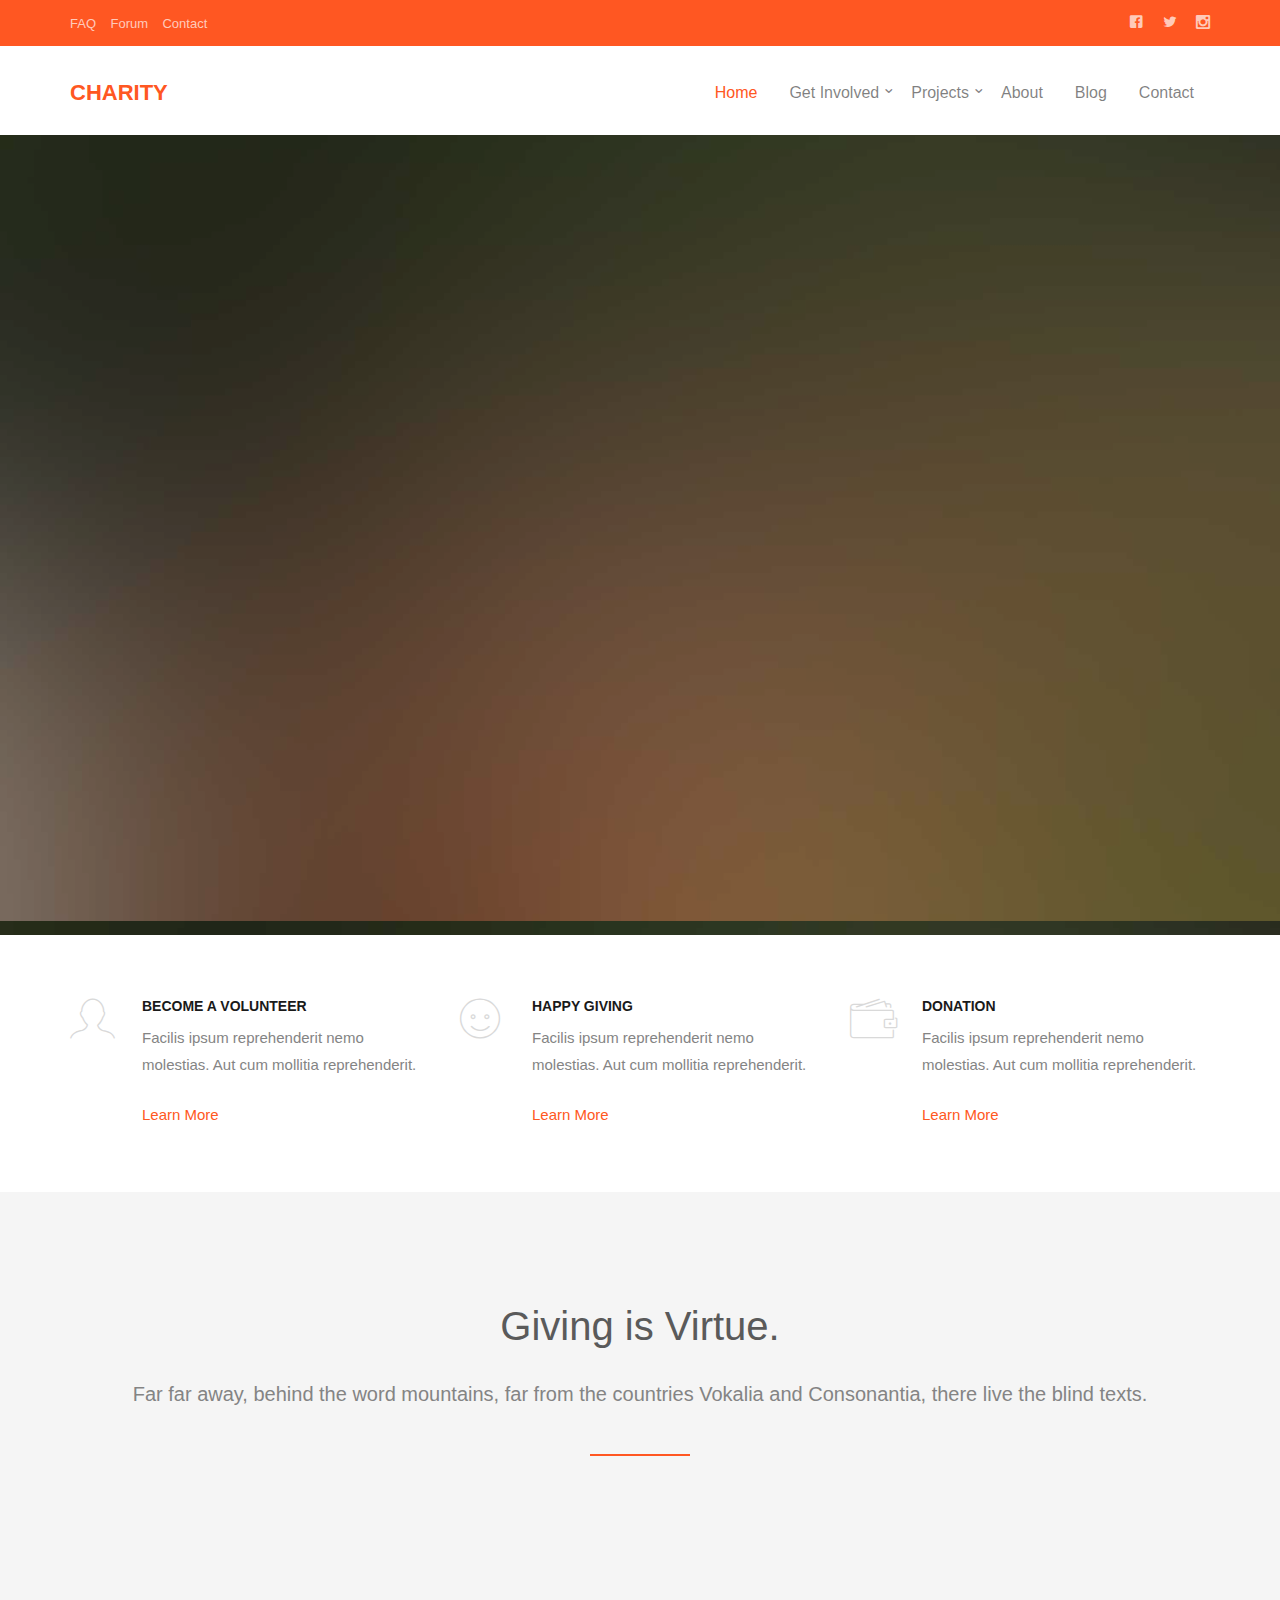
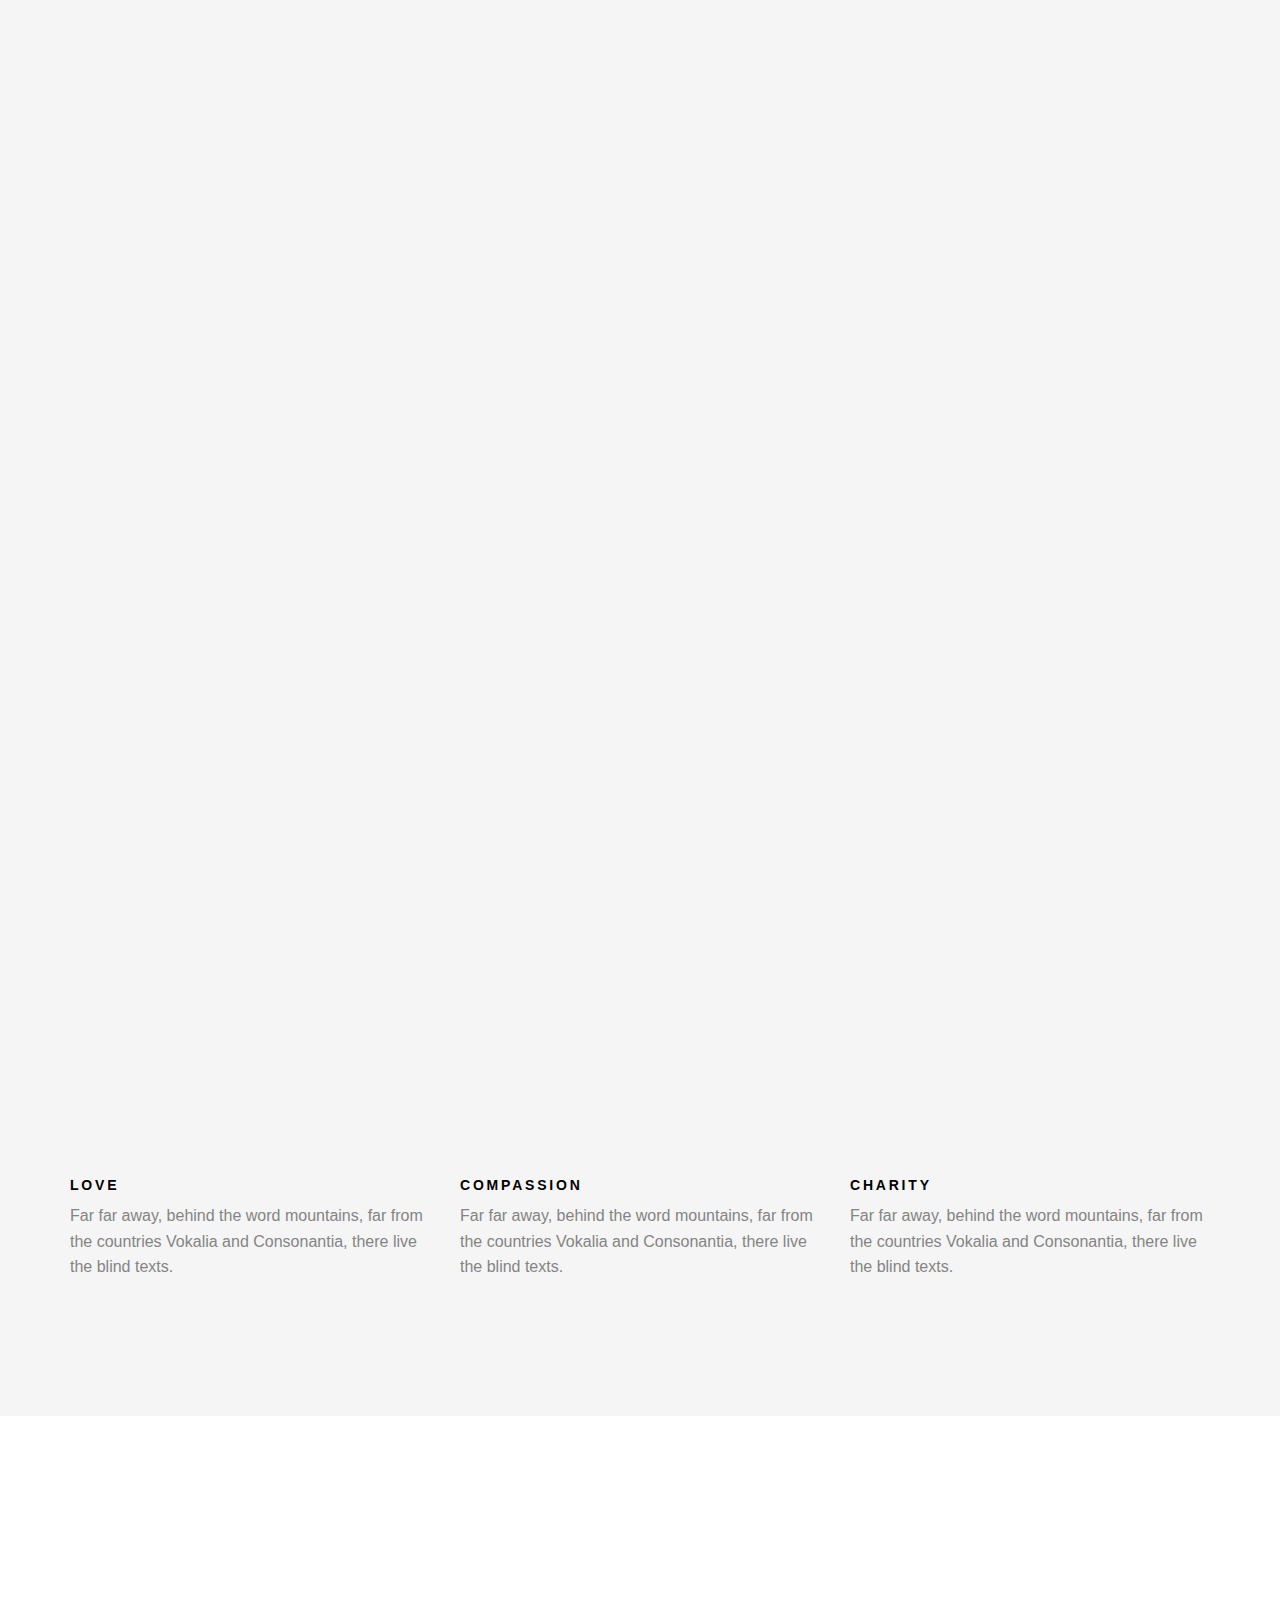
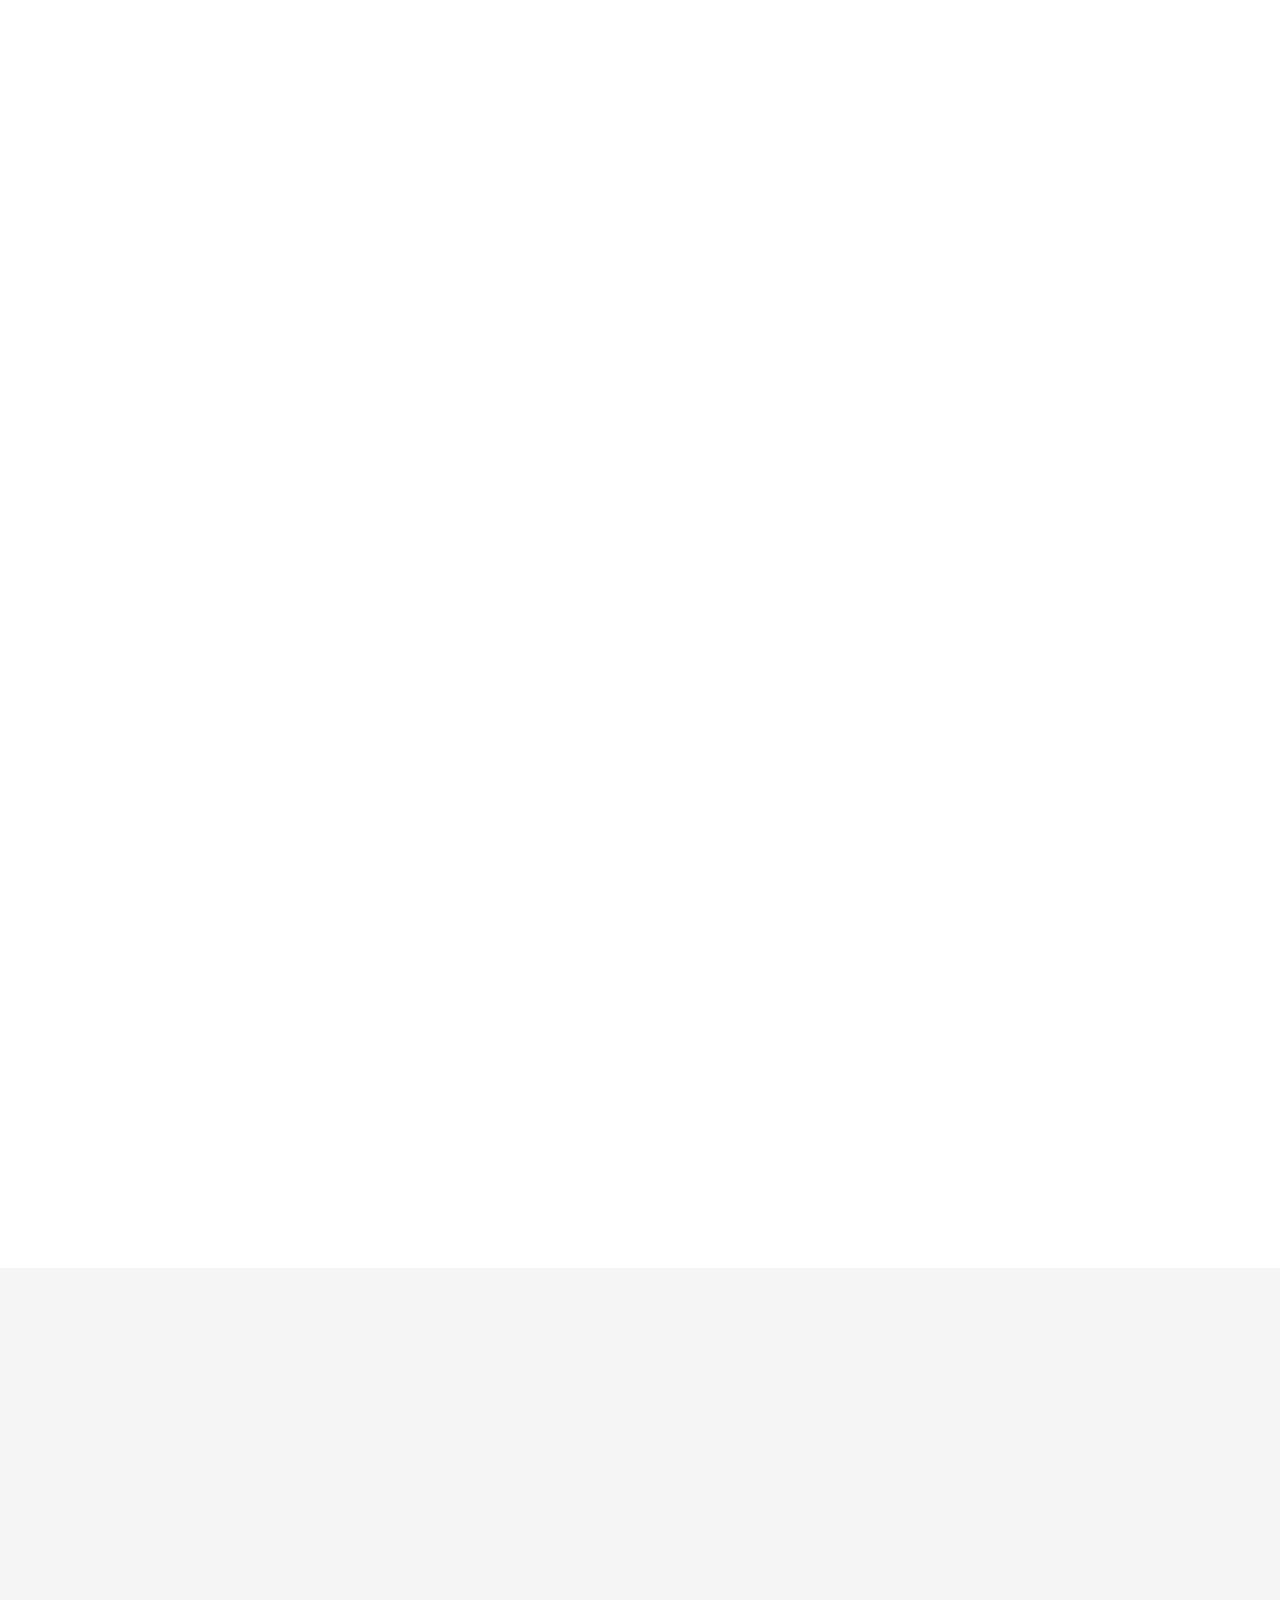
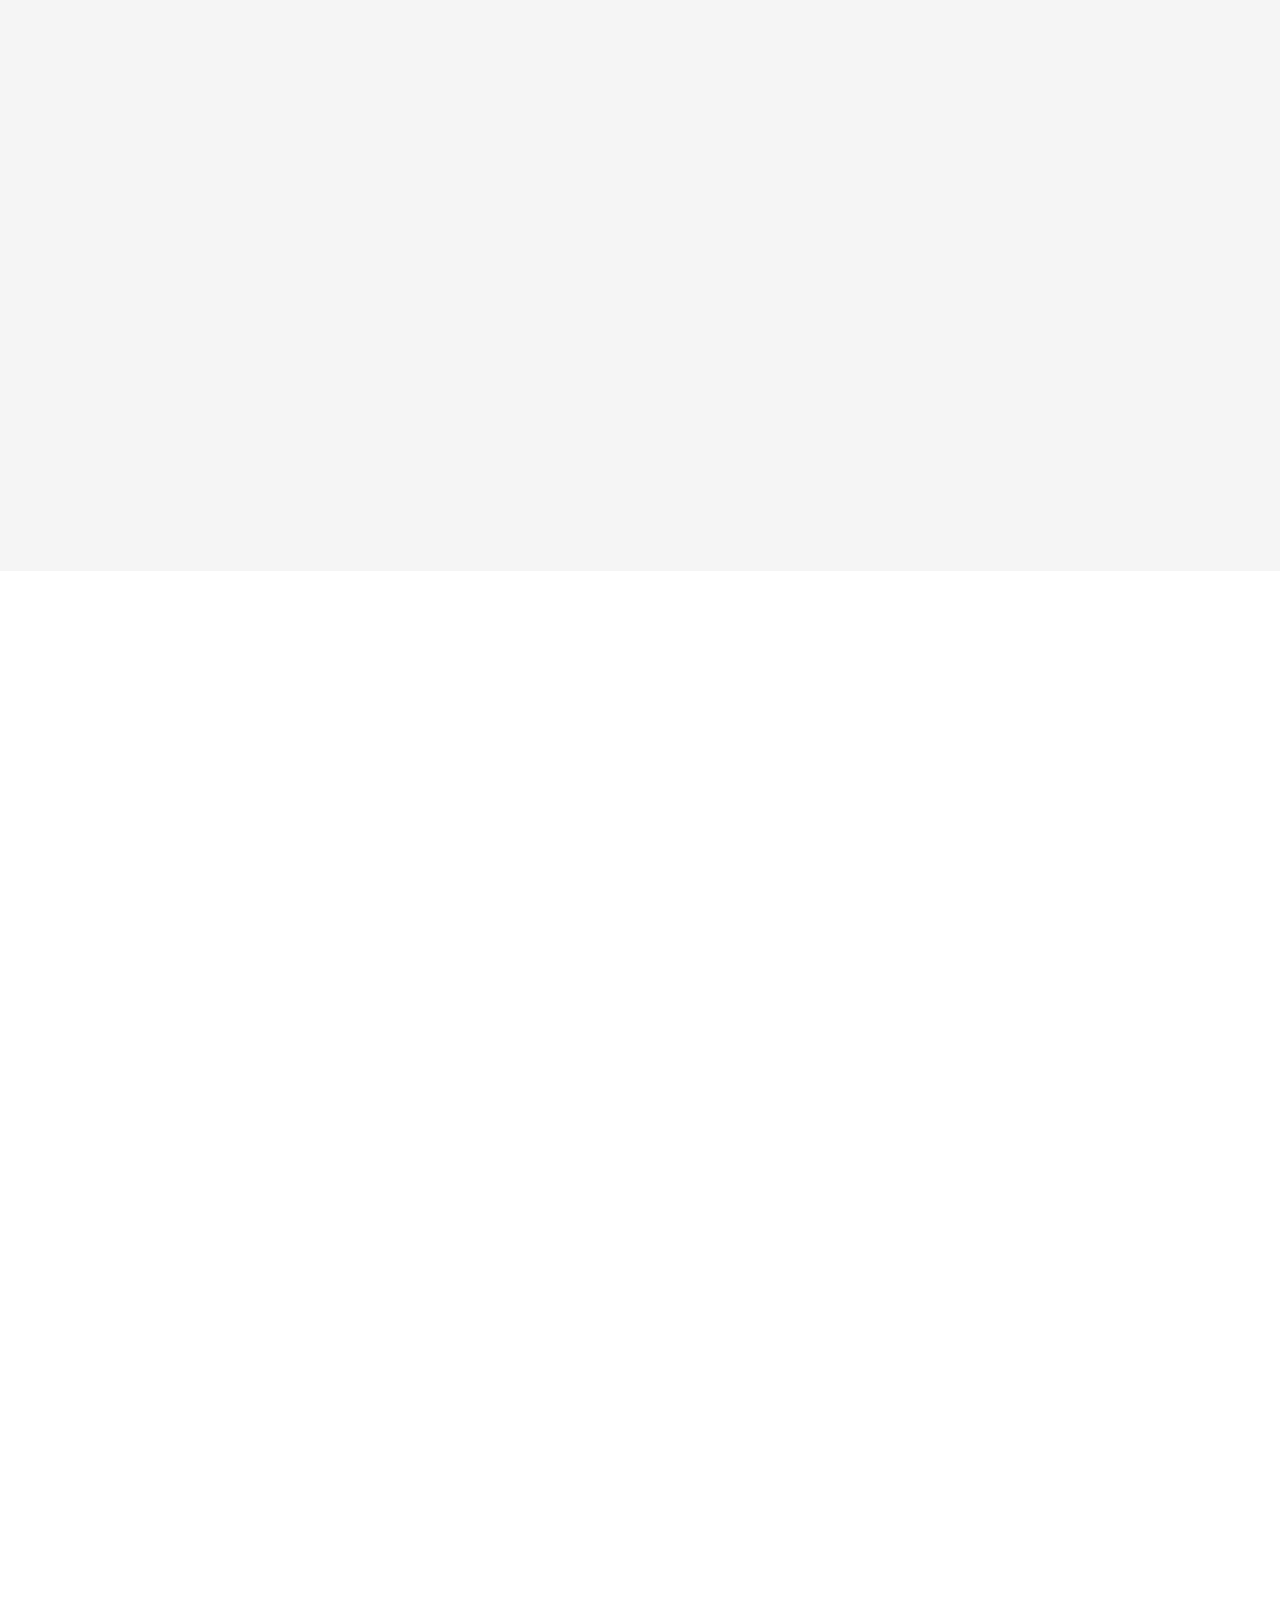
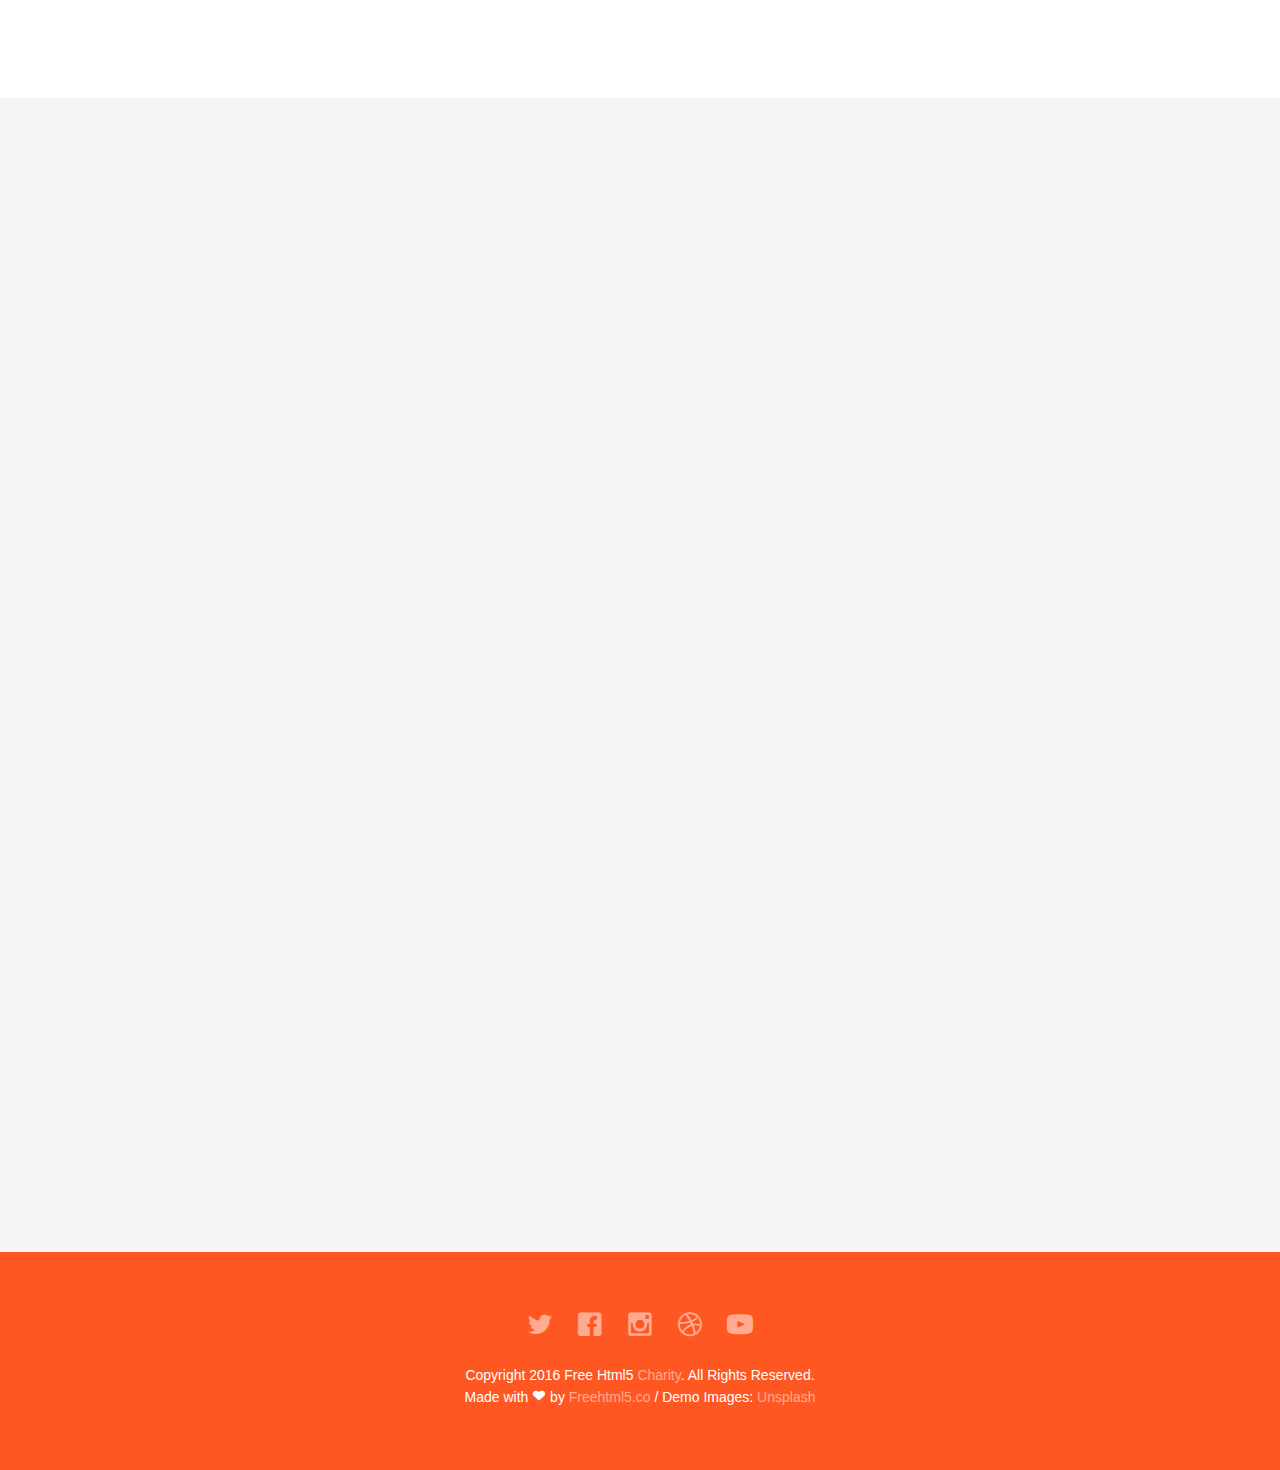
<file: index.html>
<!DOCTYPE html>
<!--[if lt IE 7]>      <html class="no-js lt-ie9 lt-ie8 lt-ie7"> <![endif]-->
<!--[if IE 7]>         <html class="no-js lt-ie9 lt-ie8"> <![endif]-->
<!--[if IE 8]>         <html class="no-js lt-ie9"> <![endif]-->
<!--[if gt IE 8]><!--> <html class="no-js"> <!--<![endif]-->
	<head>
	<meta charset="utf-8">
	<meta http-equiv="X-UA-Compatible" content="IE=edge">
	<title>Charity &mdash; 100% Free Fully Responsive HTML5 Template by FREEHTML5.co</title>
	<meta name="viewport" content="width=device-width, initial-scale=1">
	<meta name="description" content="Free HTML5 Template by FREEHTML5.CO" />
	<meta name="keywords" content="free html5, free template, free bootstrap, html5, css3, mobile first, responsive" />
	<meta name="author" content="FREEHTML5.CO" />

  <!-- 
	//////////////////////////////////////////////////////

	FREE HTML5 TEMPLATE 
	DESIGNED & DEVELOPED by FREEHTML5.CO
		
	Website: 		http://freehtml5.co/
	Email: 			info@freehtml5.co
	Twitter: 		http://twitter.com/fh5co
	Facebook: 		https://www.facebook.com/fh5co

	//////////////////////////////////////////////////////
	 -->

  	<!-- Facebook and Twitter integration -->
	<meta property="og:title" content=""/>
	<meta property="og:image" content=""/>
	<meta property="og:url" content=""/>
	<meta property="og:site_name" content=""/>
	<meta property="og:description" content=""/>
	<meta name="twitter:title" content="" />
	<meta name="twitter:image" content="" />
	<meta name="twitter:url" content="" />
	<meta name="twitter:card" content="" />

	<!-- Place favicon.ico and apple-touch-icon.png in the root directory -->
	<link rel="shortcut icon" href="favicon.ico">

	<!-- <link href='https://fonts.googleapis.com/css?family=Open+Sans:400,700,300' rel='stylesheet' type='text/css'> -->
	
	<!-- Animate.css -->
	<link rel="stylesheet" href="css/animate.css">
	<!-- Icomoon Icon Fonts-->
	<link rel="stylesheet" href="css/icomoon.css">
	<!-- Bootstrap  -->
	<link rel="stylesheet" href="css/bootstrap.css">
	<!-- Superfish -->
	<link rel="stylesheet" href="css/superfish.css">

	<link rel="stylesheet" href="css/style.css">


	<!-- Modernizr JS -->
	<script src="js/modernizr-2.6.2.min.js"></script>
	<!-- FOR IE9 below -->
	<!--[if lt IE 9]>
	<script src="js/respond.min.js"></script>
	<![endif]-->

	</head>
	<body>
		<div id="fh5co-wrapper">
		<div id="fh5co-page">
		<div class="header-top">
			<div class="container">
				<div class="row">
					<div class="col-md-6 col-sm-6 text-left fh5co-link">
						<a href="#">FAQ</a>
						<a href="#">Forum</a>
						<a href="#">Contact</a>
					</div>
					<div class="col-md-6 col-sm-6 text-right fh5co-social">
						<a href="#" class="grow"><i class="icon-facebook2"></i></a>
						<a href="#" class="grow"><i class="icon-twitter2"></i></a>
						<a href="#" class="grow"><i class="icon-instagram2"></i></a>
					</div>
				</div>
			</div>
		</div>
		<header id="fh5co-header-section" class="sticky-banner">
			<div class="container">
				<div class="nav-header">
					<a href="#" class="js-fh5co-nav-toggle fh5co-nav-toggle dark"><i></i></a>
					<h1 id="fh5co-logo"><a href="index.html">Charity</a></h1>
					<!-- START #fh5co-menu-wrap -->
					<nav id="fh5co-menu-wrap" role="navigation">
						<ul class="sf-menu" id="fh5co-primary-menu">
							<li class="active">
								<a href="index.html">Home</a>
							</li>
							<li>
								<a href="#" class="fh5co-sub-ddown">Get Involved</a>
								<ul class="fh5co-sub-menu">
									<li><a href="#">Donate</a></li>
									<li><a href="#">Fundraise</a></li>
									<li><a href="#">Campaign</a></li>
									<li><a href="#">Philantrophy</a></li>
									<li><a href="#">Volunteer</a></li>
								</ul>
							</li>
							<li>
								<a href="#" class="fh5co-sub-ddown">Projects</a>
								 <ul class="fh5co-sub-menu">
								 	<li><a href="#">Water World</a></li>
								 	<li><a href="#">Cloth Giving</a></li>
								 	<li><a href="#">Medical Mission</a></li>
								</ul>
							</li>
							<li><a href="about.html">About</a></li>
							<li><a href="blog.html">Blog</a></li>
							<li><a href="contact.html">Contact</a></li>
						</ul>
					</nav>
				</div>
			</div>
		</header>
		
		

		<div class="fh5co-hero">
			<div class="fh5co-overlay"></div>
			<div class="fh5co-cover text-center" data-stellar-background-ratio="0.5" style="background-image: url(images/cover_bg_1.jpg);">
				<div class="desc animate-box">
					<h2><strong>Donate</strong> for the <strong>Poor Children</strong></h2>
					<span>HandCrafted by <a href="http://frehtml5.co/" target="_blank" class="fh5co-site-name">FreeHTML5.co</a></span>
					<span><a class="btn btn-primary btn-lg" href="#">Donate Now</a></span>
				</div>
			</div>

		</div>
		<!-- end:header-top -->
		<div id="fh5co-features">
			<div class="container">
				<div class="row">
					<div class="col-md-4">

						<div class="feature-left">
							<span class="icon">
								<i class="icon-profile-male"></i>
							</span>
							<div class="feature-copy">
								<h3>Become a volunteer</h3>
								<p>Facilis ipsum reprehenderit nemo molestias. Aut cum mollitia reprehenderit.</p>
								<p><a href="#">Learn More</a></p>
							</div>
						</div>

					</div>

					<div class="col-md-4">
						<div class="feature-left">
							<span class="icon">
								<i class="icon-happy"></i>
							</span>
							<div class="feature-copy">
								<h3>Happy Giving</h3>
								<p>Facilis ipsum reprehenderit nemo molestias. Aut cum mollitia reprehenderit.</p>
								<p><a href="#">Learn More</a></p>
							</div>
						</div>

					</div>
					<div class="col-md-4">
						<div class="feature-left">
							<span class="icon">
								<i class="icon-wallet"></i>
							</span>
							<div class="feature-copy">
								<h3>Donation</h3>
								<p>Facilis ipsum reprehenderit nemo molestias. Aut cum mollitia reprehenderit.</p>
								<p><a href="#">Learn More</a></p>
							</div>
						</div>
					</div>
				</div>
			</div>
		</div>

		<div id="fh5co-feature-product" class="fh5co-section-gray">
			<div class="container">
				<div class="row">
					<div class="col-md-12 text-center heading-section">
						<h3>Giving is Virtue.</h3>
						<p>Far far away, behind the word mountains, far from the countries Vokalia and Consonantia, there live the blind texts.</p>
					</div>
				</div>

				<div class="row row-bottom-padded-md">
					<div class="col-md-12 text-center animate-box">
						<p><img src="images/cover_bg_1.jpg" alt="Free HTML5 Bootstrap Template" class="img-responsive"></p>
					</div>
					<div class="col-md-6 text-center animate-box">
						<p><img src="images/cover_bg_2.jpg" alt="Free HTML5 Bootstrap Template" class="img-responsive"></p>
					</div>
					<div class="col-md-6 text-center animate-box">
						<p><img src="images/cover_bg_3.jpg" alt="Free HTML5 Bootstrap Template" class="img-responsive"></p>
					</div>
				</div>
				<div class="row">
					<div class="col-md-4">
						<div class="feature-text">
							<h3>Love</h3>
							<p>Far far away, behind the word mountains, far from the countries Vokalia and Consonantia, there live the blind texts.</p>
						</div>
					</div>
					<div class="col-md-4">
						<div class="feature-text">
							<h3>Compassion</h3>
							<p>Far far away, behind the word mountains, far from the countries Vokalia and Consonantia, there live the blind texts.</p>
						</div>
					</div>
					<div class="col-md-4">
						<div class="feature-text">
							<h3>Charity</h3>
							<p>Far far away, behind the word mountains, far from the countries Vokalia and Consonantia, there live the blind texts.</p>
						</div>
					</div>
				</div>

				
			</div>
		</div>

		
		<div id="fh5co-portfolio">
			<div class="container">

				<div class="row">
					<div class="col-md-6 col-md-offset-3 text-center heading-section animate-box">
						<h3>Our Gallery</h3>
						<p>Lorem ipsum dolor sit amet, consectetur adipisicing elit. Velit est facilis maiores, perspiciatis accusamus asperiores sint consequuntur debitis.</p>
					</div>
				</div>

				
				<div class="row row-bottom-padded-md">
					<div class="col-md-12">
						<ul id="fh5co-portfolio-list">

							<li class="two-third animate-box" data-animate-effect="fadeIn" style="background-image: url(images/cover_bg_1.jpg); ">
								<a href="#" class="color-3">
									<div class="case-studies-summary">
										<span>Give Love</span>
										<h2>Donation is caring</h2>
									</div>
								</a>
							</li>
						
							<li class="one-third animate-box" data-animate-effect="fadeIn" style="background-image: url(images/cover_bg_3.jpg); ">
								<a href="#" class="color-4">
									<div class="case-studies-summary">
										<span>Give Love</span>
										<h2>Donation is caring</h2>
									</div>
								</a>
							</li>

							<li class="one-third animate-box" data-animate-effect="fadeIn" style="background-image: url(images/cover_bg_1.jpg); "> 
								<a href="#" class="color-5">
									<div class="case-studies-summary">
										<span>Give Love</span>
										<h2>Donation is caring</h2>
									</div>
								</a>
							</li>
							<li class="two-third animate-box" data-animate-effect="fadeIn" style="background-image: url(images/cover_bg_3.jpg); ">
								<a href="#" class="color-6">
									<div class="case-studies-summary">
										<span>Give Love</span>
										<h2>Donation is caring</h2>
									</div>
								</a>
							</li>
						</ul>		
					</div>
				</div>

				<div class="row">
					<div class="col-md-4 col-md-offset-4 text-center animate-box">
						<a href="#" class="btn btn-primary btn-lg">See Gallery</a>
					</div>
				</div>

				
			</div>
		</div>
		

		
		<div id="fh5co-content-section" class="fh5co-section-gray">
			<div class="container">
				<div class="row">
					<div class="col-md-8 col-md-offset-2 text-center heading-section animate-box">
						<h3>Our Philantrophist</h3>
						<p>Lorem ipsum dolor sit amet, consectetur adipisicing elit. Velit est facilis maiores, perspiciatis accusamus asperiores sint consequuntur debitis.</p>
					</div>
				</div>
			</div>
			<div class="container">
				<div class="row">
					<div class="col-md-4">
						<div class="fh5co-testimonial text-center animate-box">
							<figure>
								<img src="images/person_1.jpg" alt="user">
							</figure>
							<blockquote>
								<p>&ldquo;Far far away, behind the word mountains, far from the countries Vokalia and Consonantia, there live the blind texts. Far far away, behind the word mountains, far from the countries Vokalia and Consonantia, there live the blind texts.&rdquo;</p>
							</blockquote>
							<span>Jean Doe, XYZ Co.</span>
						</div>
					</div>
					<div class="col-md-4">
						<div class="fh5co-testimonial text-center animate-box">
							<figure>
								<img src="images/person_2.jpg" alt="user">
							</figure>
							<blockquote>
								<p>&ldquo;Far far away, behind the word mountains, far from the countries Vokalia and Consonantia, there live the blind texts. Far far away, behind the word mountains, far from the countries Vokalia and Consonantia, there live the blind texts.&rdquo;</p>
							</blockquote>
							<span>John Doe, XYZ Co.</span>
						</div>
					</div>
					<div class="col-md-4">
						<div class="fh5co-testimonial text-center animate-box">
							<figure>
								<img src="images/person_3.jpg" alt="user">
							</figure>
							<blockquote>
								<p>&ldquo;Far far away, behind the word mountains, far from the countries Vokalia and Consonantia, there live the blind texts. Far far away, behind the word mountains, far from the countries Vokalia and Consonantia, there live the blind texts.&rdquo;</p>
							</blockquote>
							<span>John Doe, XYZ Co.</span>
						</div>
					</div>
				</div>
			</div>
		</div>
		<!-- fh5co-content-section -->

		<div id="fh5co-services-section">
			<div class="container">
				<div class="row">
					<div class="col-md-8 col-md-offset-2 text-center heading-section animate-box">
						<h3>Our Projects. Support Us</h3>
						<p>Lorem ipsum dolor sit amet, consectetur adipisicing elit. Velit est facilis maiores, perspiciatis accusamus asperiores sint consequuntur debitis.</p>
					</div>
				</div>
			</div>
			<div class="container">
				<div class="row text-center">
					<div class="col-md-4 col-sm-4">
						<div class="services animate-box">
							<span><i class="icon-heart"></i></span>
							<h3>Water Project In Kenya</h3>
							<p>Far far away, behind the word mountains, far from the countries Vokalia and Consonantia, there live the blind texts.</p>
						</div>
					</div>
					<div class="col-md-4 col-sm-4">
						<div class="services animate-box">
							<span><i class="icon-heart"></i></span>
							<h3>Shelter Giving</h3>
							<p>Far far away, behind the word mountains, far from the countries Vokalia and Consonantia, there live the blind texts.</p>
						</div>
					</div>
					<div class="col-md-4 col-sm-4">
						<div class="services animate-box">
							<span><i class="icon-heart"></i></span>
							<h3>Shelter Giving</h3>
							<p>Far far away, behind the word mountains, far from the countries Vokalia and Consonantia, there live the blind texts.</p>
						</div>
					</div>
					<div class="col-md-4 col-sm-4">
						<div class="services animate-box">
							<span><i class="icon-heart"></i></span>
							<h3>Water Project In Kenya</h3>
							<p>Far far away, behind the word mountains, far from the countries Vokalia and Consonantia, there live the blind texts.</p>
						</div>
					</div>
					<div class="col-md-4 col-sm-4">
						<div class="services animate-box">
							<span><i class="icon-heart"></i></span>
							<h3>Water Project In Kenya</h3>
							<p>Far far away, behind the word mountains, far from the countries Vokalia and Consonantia, there live the blind texts.</p>
						</div>
					</div>
					<div class="col-md-4 col-sm-4">
						<div class="services animate-box">
							<span><i class="icon-heart"></i></span>
							<h3>Midical Mission</h3>
							<p>Far far away, behind the word mountains, far from the countries Vokalia and Consonantia, there live the blind texts.</p>
						</div>
					</div>
				</div>
			</div>
		</div>

		<!-- END What we do -->


		<div id="fh5co-blog-section" class="fh5co-section-gray">
			<div class="container">
				<div class="row">
					<div class="col-md-8 col-md-offset-2 text-center heading-section animate-box">
						<h3>Recent From Blog</h3>
						<p>Lorem ipsum dolor sit amet, consectetur adipisicing elit. Velit est facilis maiores, perspiciatis accusamus asperiores sint consequuntur debitis.</p>
					</div>
				</div>
			</div>
			<div class="container">
				<div class="row row-bottom-padded-md">
					<div class="col-lg-4 col-md-4 col-sm-6">
						<div class="fh5co-blog animate-box">
							<a href="#"><img class="img-responsive" src="images/cover_bg_1.jpg" alt=""></a>
							<div class="blog-text">
								<div class="prod-title">
									<h3><a href=""#>Medical Mission in Southern Kenya</a></h3>
									<span class="posted_by">Sep. 15th</span>
									<span class="comment"><a href="">21<i class="icon-bubble2"></i></a></span>
									<p>Far far away, behind the word mountains, far from the countries Vokalia and Consonantia, there live the blind texts.</p>
									<p><a href="#">Learn More...</a></p>
								</div>
							</div> 
						</div>
					</div>
					<div class="col-lg-4 col-md-4 col-sm-6">
						<div class="fh5co-blog animate-box">
							<a href="#"><img class="img-responsive" src="images/cover_bg_2.jpg" alt=""></a>
							<div class="blog-text">
								<div class="prod-title">
									<h3><a href=""#>Medical Mission in Southern Kenya</a></h3>
									<span class="posted_by">Sep. 15th</span>
									<span class="comment"><a href="">21<i class="icon-bubble2"></i></a></span>
									<p>Far far away, behind the word mountains, far from the countries Vokalia and Consonantia, there live the blind texts.</p>
									<p><a href="#">Learn More...</a></p>
								</div>
							</div> 
						</div>
					</div>
					<div class="clearfix visible-sm-block"></div>
					<div class="col-lg-4 col-md-4 col-sm-6">
						<div class="fh5co-blog animate-box">
							<a href="#"><img class="img-responsive" src="images/cover_bg_3.jpg" alt=""></a>
							<div class="blog-text">
								<div class="prod-title">
									<h3><a href=""#>Medical Mission in Southern Kenya</a></h3>
									<span class="posted_by">Sep. 15th</span>
									<span class="comment"><a href="">21<i class="icon-bubble2"></i></a></span>
									<p>Far far away, behind the word mountains, far from the countries Vokalia and Consonantia, there live the blind texts.</p>
									<p><a href="#">Learn More...</a></p>
								</div>
							</div> 
						</div>
					</div>
					<div class="clearfix visible-md-block"></div>
				</div>

				<div class="row">
					<div class="col-md-4 col-md-offset-4 text-center animate-box">
						<a href="#" class="btn btn-primary btn-lg">Our Blog</a>
					</div>
				</div>

			</div>
		</div>
		<!-- fh5co-blog-section -->
		<footer>
			<div id="footer">
				<div class="container">
					<div class="row">
						<div class="col-md-6 col-md-offset-3 text-center">
							<p class="fh5co-social-icons">
								<a href="#"><i class="icon-twitter2"></i></a>
								<a href="#"><i class="icon-facebook2"></i></a>
								<a href="#"><i class="icon-instagram"></i></a>
								<a href="#"><i class="icon-dribbble2"></i></a>
								<a href="#"><i class="icon-youtube"></i></a>
							</p>
							<p>Copyright 2016 Free Html5 <a href="#">Charity</a>. All Rights Reserved. <br>Made with <i class="icon-heart3"></i> by <a href="http://freehtml5.co/" target="_blank">Freehtml5.co</a> / Demo Images: <a href="https://unsplash.com/" target="_blank">Unsplash</a></p>
						</div>
					</div>
				</div>
			</div>
		</footer>
	

	</div>
	<!-- END fh5co-page -->

	</div>
	<!-- END fh5co-wrapper -->

	<!-- jQuery -->


	<script src="js/jquery.min.js"></script>
	<!-- jQuery Easing -->
	<script src="js/jquery.easing.1.3.js"></script>
	<!-- Bootstrap -->
	<script src="js/bootstrap.min.js"></script>
	<!-- Waypoints -->
	<script src="js/jquery.waypoints.min.js"></script>
	<script src="js/sticky.js"></script>

	<!-- Stellar -->
	<script src="js/jquery.stellar.min.js"></script>
	<!-- Superfish -->
	<script src="js/hoverIntent.js"></script>
	<script src="js/superfish.js"></script>
	
	<!-- Main JS -->
	<script src="js/main.js"></script>

	</body>
</html>
</file>
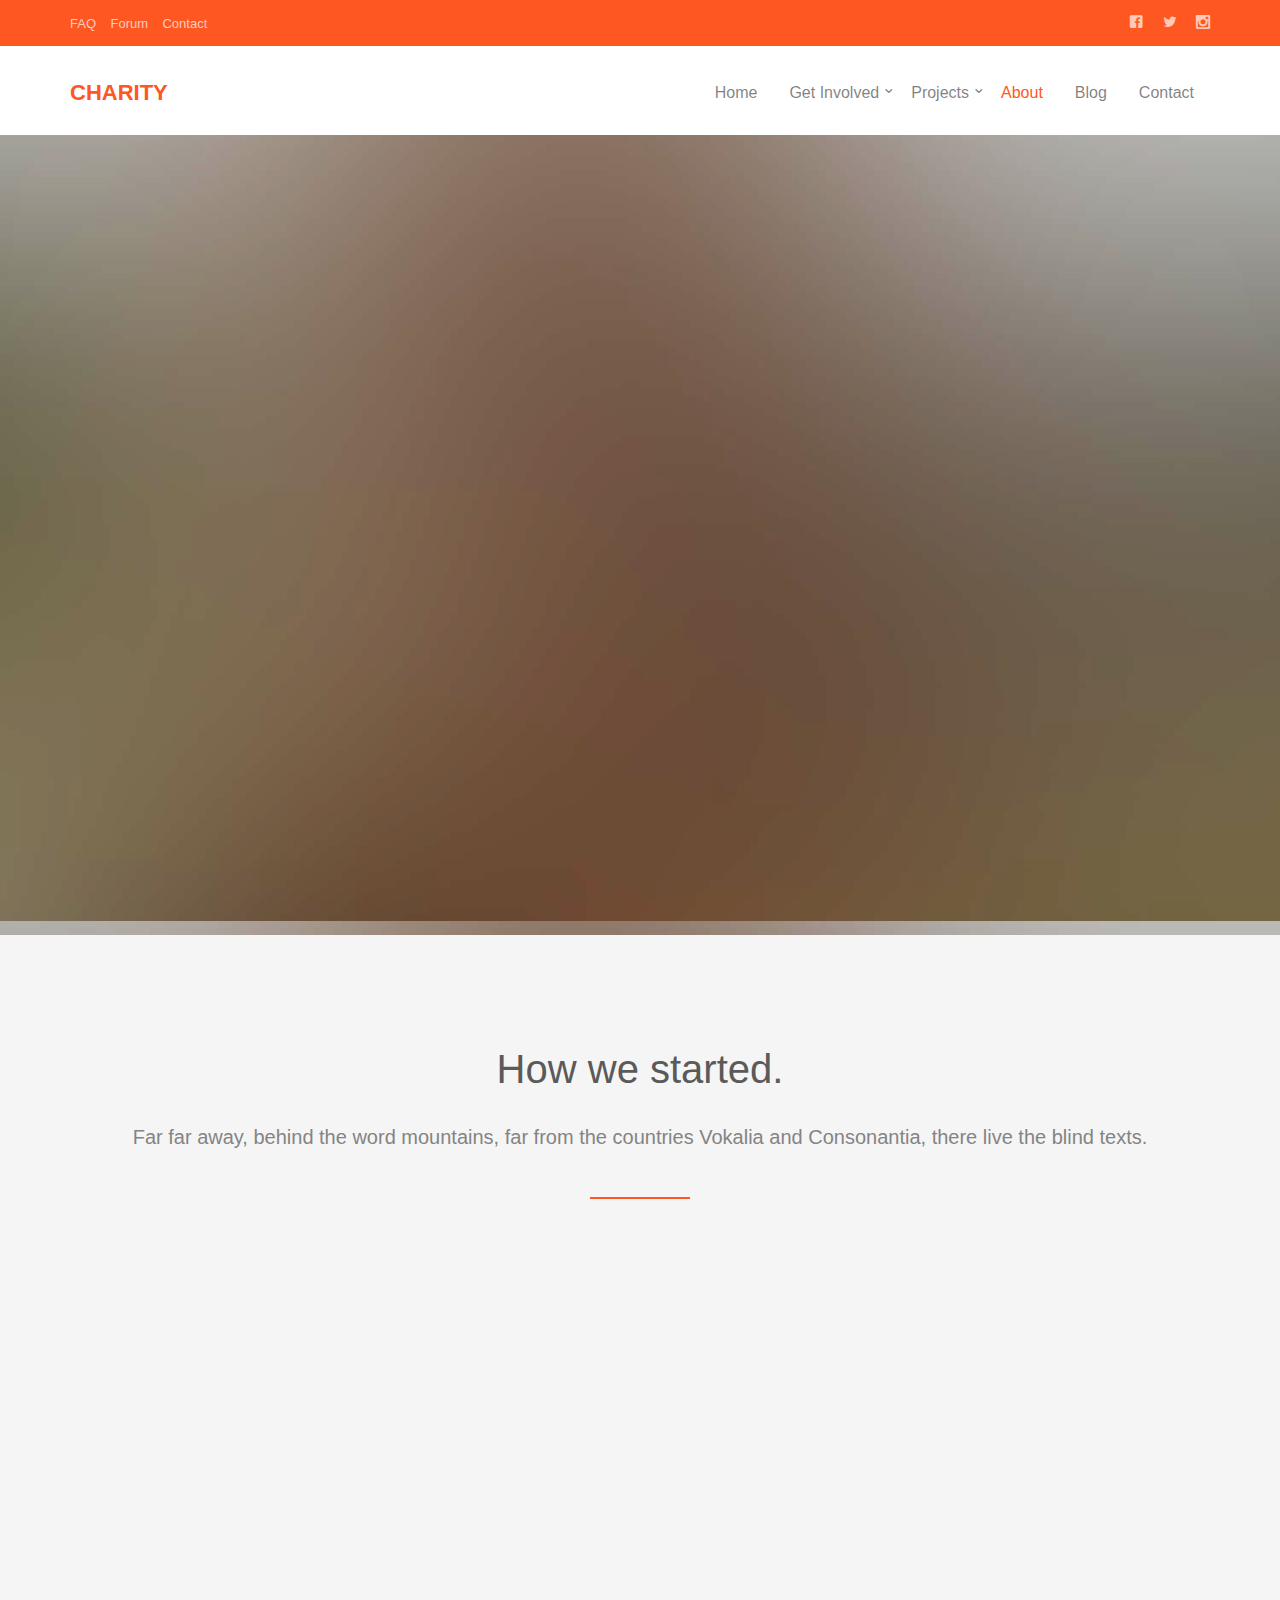
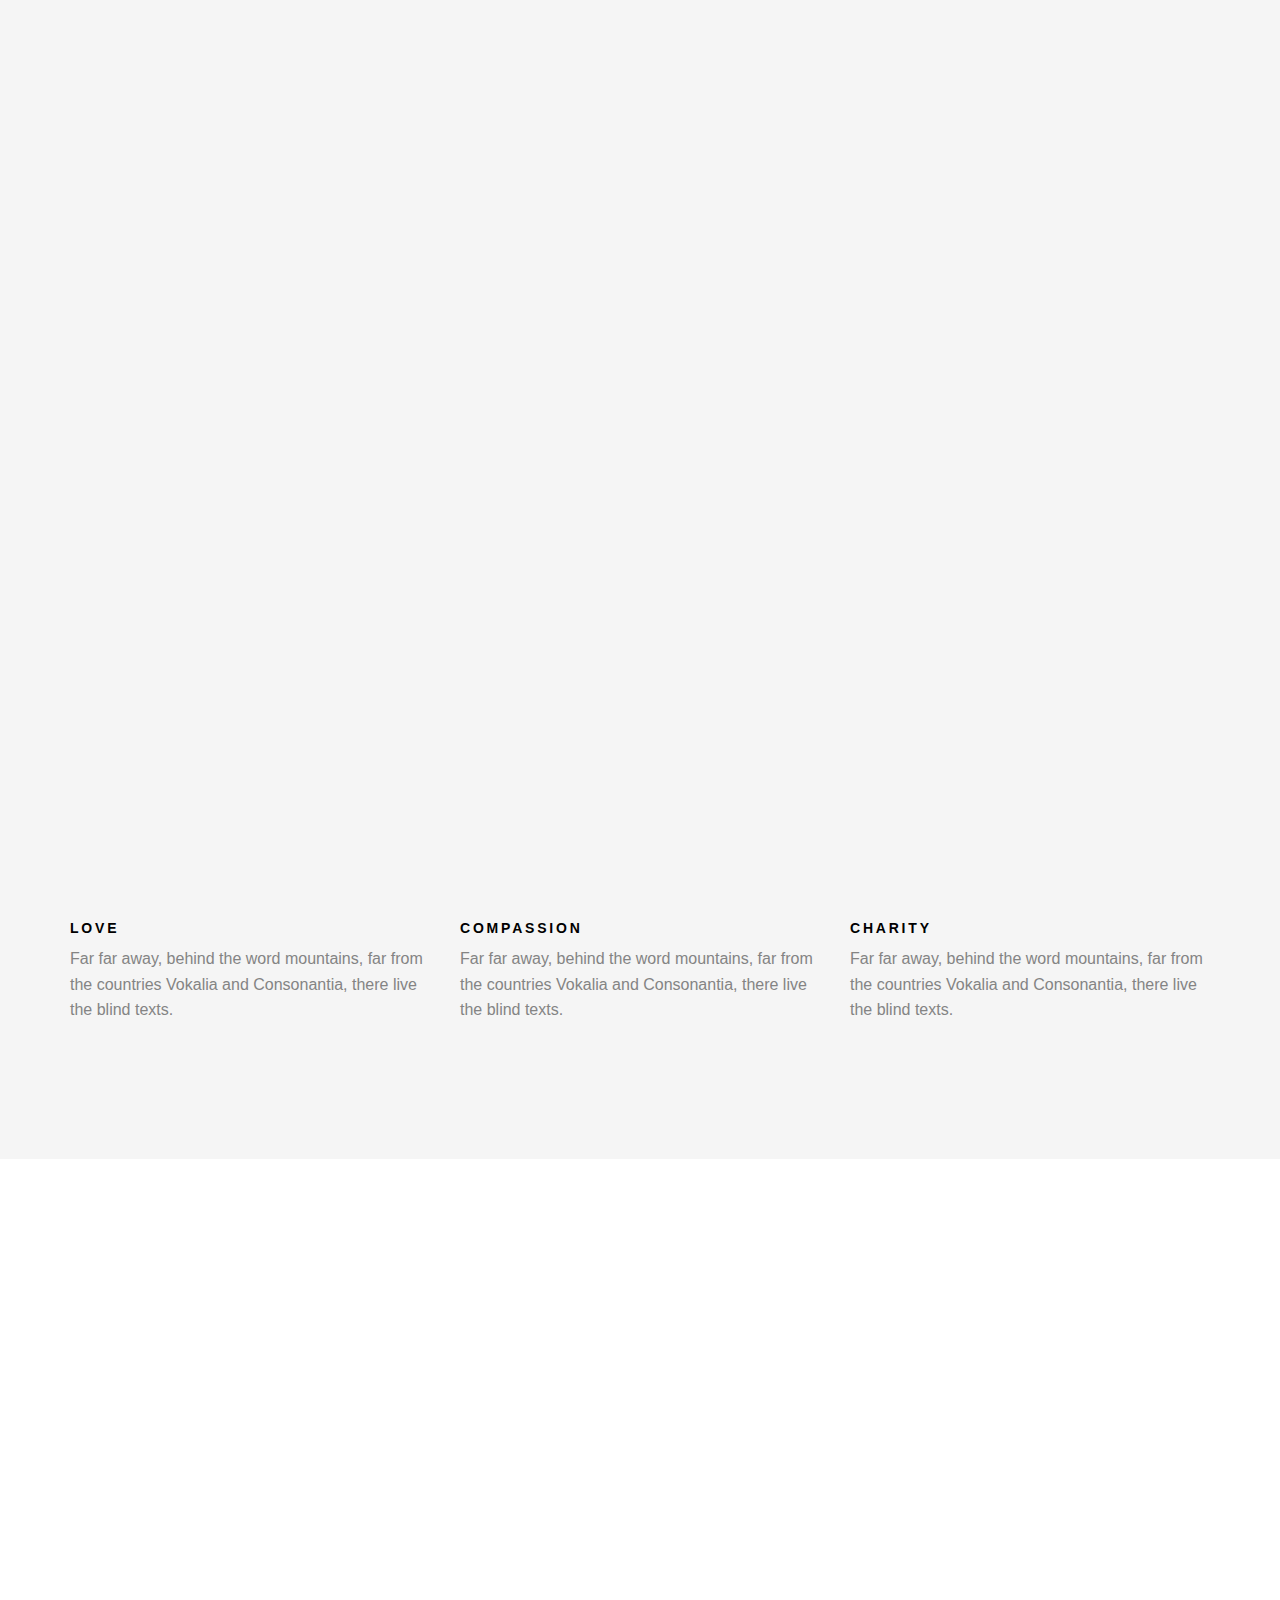
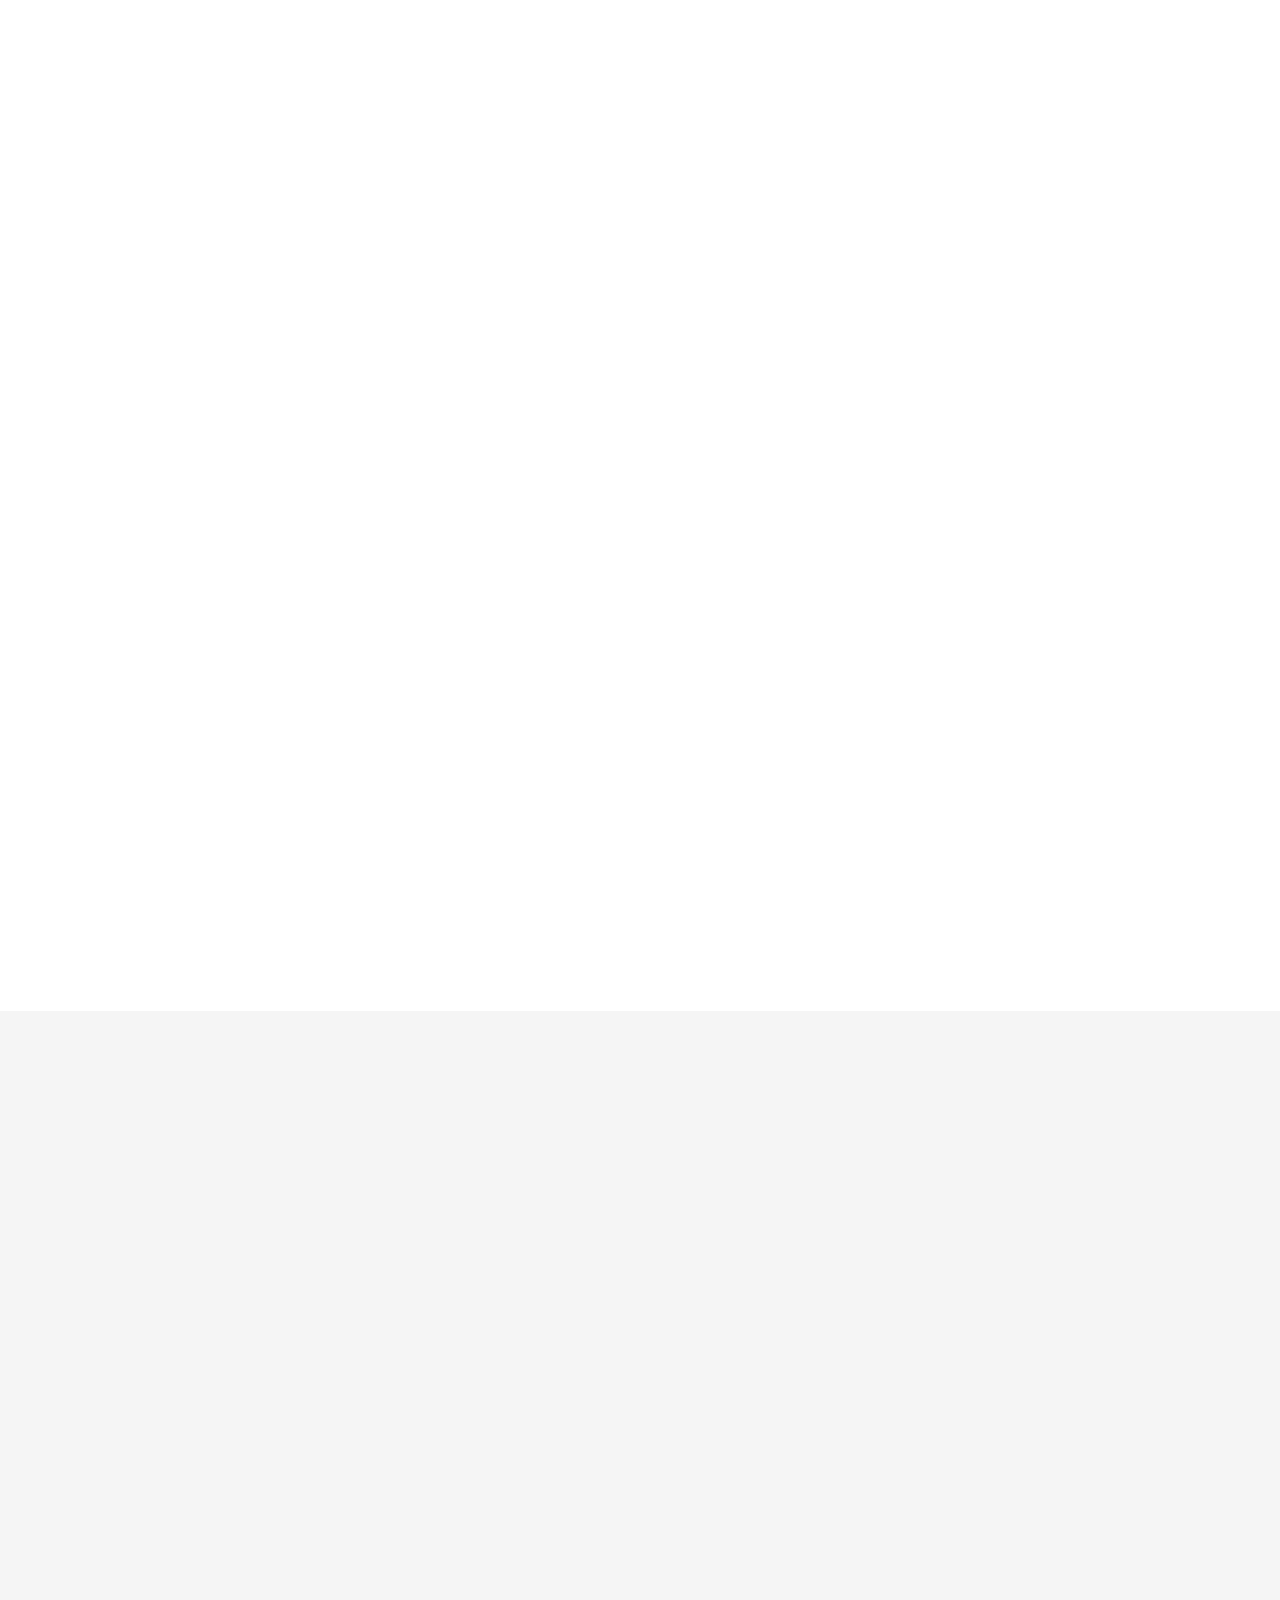
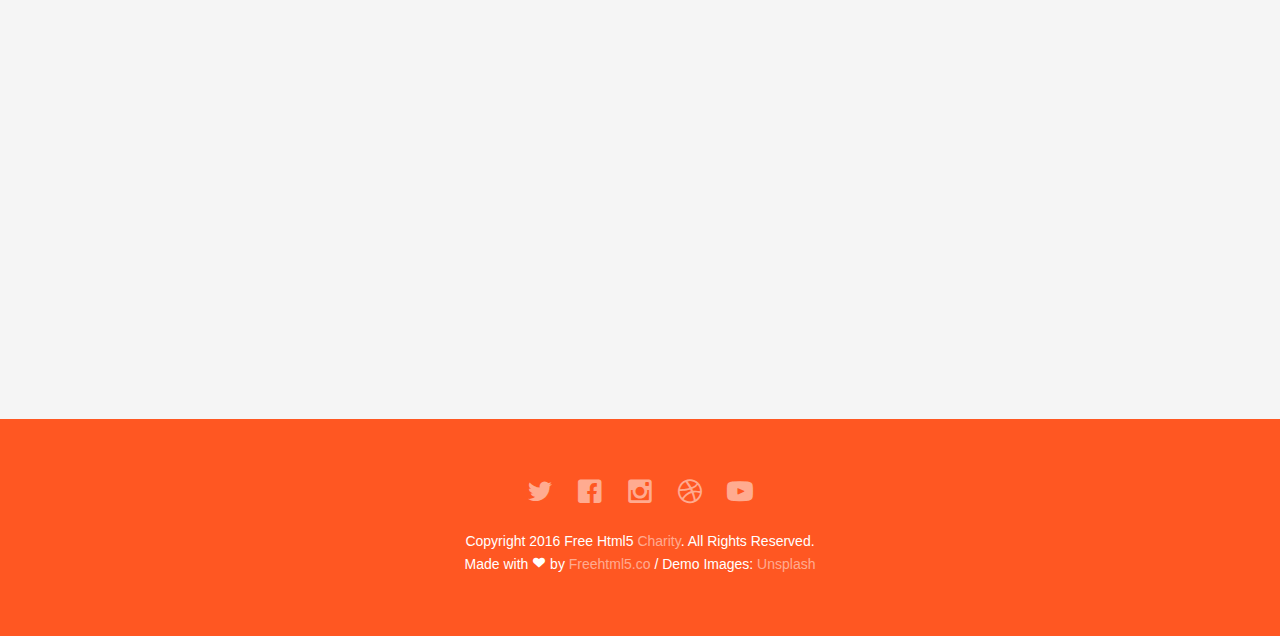
<file: about.html>
<!DOCTYPE html>
<!--[if lt IE 7]>      <html class="no-js lt-ie9 lt-ie8 lt-ie7"> <![endif]-->
<!--[if IE 7]>         <html class="no-js lt-ie9 lt-ie8"> <![endif]-->
<!--[if IE 8]>         <html class="no-js lt-ie9"> <![endif]-->
<!--[if gt IE 8]><!--> <html class="no-js"> <!--<![endif]-->
	<head>
	<meta charset="utf-8">
	<meta http-equiv="X-UA-Compatible" content="IE=edge">
	<title>Charity &mdash; 100% Free Fully Responsive HTML5 Template by FREEHTML5.co</title>
	<meta name="viewport" content="width=device-width, initial-scale=1">
	<meta name="description" content="Free HTML5 Template by FREEHTML5.CO" />
	<meta name="keywords" content="free html5, free template, free bootstrap, html5, css3, mobile first, responsive" />
	<meta name="author" content="FREEHTML5.CO" />

  <!-- 
	//////////////////////////////////////////////////////

	FREE HTML5 TEMPLATE 
	DESIGNED & DEVELOPED by FREEHTML5.CO
		
	Website: 		http://freehtml5.co/
	Email: 			info@freehtml5.co
	Twitter: 		http://twitter.com/fh5co
	Facebook: 		https://www.facebook.com/fh5co

	//////////////////////////////////////////////////////
	 -->

  	<!-- Facebook and Twitter integration -->
	<meta property="og:title" content=""/>
	<meta property="og:image" content=""/>
	<meta property="og:url" content=""/>
	<meta property="og:site_name" content=""/>
	<meta property="og:description" content=""/>
	<meta name="twitter:title" content="" />
	<meta name="twitter:image" content="" />
	<meta name="twitter:url" content="" />
	<meta name="twitter:card" content="" />

	<!-- Place favicon.ico and apple-touch-icon.png in the root directory -->
	<link rel="shortcut icon" href="favicon.ico">

	<!-- <link href='https://fonts.googleapis.com/css?family=Open+Sans:400,700,300' rel='stylesheet' type='text/css'> -->
	
	<!-- Animate.css -->
	<link rel="stylesheet" href="css/animate.css">
	<!-- Icomoon Icon Fonts-->
	<link rel="stylesheet" href="css/icomoon.css">
	<!-- Bootstrap  -->
	<link rel="stylesheet" href="css/bootstrap.css">
	<!-- Superfish -->
	<link rel="stylesheet" href="css/superfish.css">

	<link rel="stylesheet" href="css/style.css">


	<!-- Modernizr JS -->
	<script src="js/modernizr-2.6.2.min.js"></script>
	<!-- FOR IE9 below -->
	<!--[if lt IE 9]>
	<script src="js/respond.min.js"></script>
	<![endif]-->

	</head>
	<body>
		<div id="fh5co-wrapper">
		<div id="fh5co-page">
		<div class="header-top">
			<div class="container">
				<div class="row">
					<div class="col-md-6 col-sm-6 text-left fh5co-link">
						<a href="#">FAQ</a>
						<a href="#">Forum</a>
						<a href="#">Contact</a>
					</div>
					<div class="col-md-6 col-sm-6 text-right fh5co-social">
						<a href="#" class="grow"><i class="icon-facebook2"></i></a>
						<a href="#" class="grow"><i class="icon-twitter2"></i></a>
						<a href="#" class="grow"><i class="icon-instagram2"></i></a>
					</div>
				</div>
			</div>
		</div>
		<header id="fh5co-header-section" class="sticky-banner">
			<div class="container">
				<div class="nav-header">
					<a href="#" class="js-fh5co-nav-toggle fh5co-nav-toggle dark"><i></i></a>
					<h1 id="fh5co-logo"><a href="index.html">Charity</a></h1>
					<!-- START #fh5co-menu-wrap -->
					<nav id="fh5co-menu-wrap" role="navigation">
						<ul class="sf-menu" id="fh5co-primary-menu">
							<li>
								<a href="index.html">Home</a>
							</li>
							<li>
								<a href="#" class="fh5co-sub-ddown">Get Involved</a>
								<ul class="fh5co-sub-menu">
									<li><a href="#">Donate</a></li>
									<li><a href="#">Fundraise</a></li>
									<li><a href="#">Campaign</a></li>
									<li><a href="#">Philantrophy</a></li>
									<li><a href="#">Volunteer</a></li>
								</ul>
							</li>
							<li>
								<a href="#" class="fh5co-sub-ddown">Projects</a>
								 <ul class="fh5co-sub-menu">
								 	<li><a href="#">Water World</a></li>
								 	<li><a href="#">Cloth Giving</a></li>
								 	<li><a href="#">Medical Mission</a></li>
								</ul>
							</li>
							<li class="active"><a href="about.html">About</a></li>
							<li><a href="blog.html">Blog</a></li>
							<li><a href="contact.html">Contact</a></li>
						</ul>
					</nav>
				</div>
			</div>
		</header>
		
		

		<div class="fh5co-hero">
			<div class="fh5co-overlay"></div>
			<div class="fh5co-cover text-center" data-stellar-background-ratio="0.5" style="background-image: url(images/cover_bg_2.jpg);">
				<div class="desc animate-box">
					<h2>We Are <strong>Non-profit</strong></h2>
					<span>HandCrafted by <a href="http://frehtml5.co/" target="_blank" class="fh5co-site-name">FreeHTML5.co</a></span>
					<span><a class="btn btn-primary btn-lg" href="#">Donate Now</a></span>
				</div>
			</div>

		</div>
		
		<div id="fh5co-feature-product" class="fh5co-section-gray">
			<div class="container">
				<div class="row">
					<div class="col-md-12 text-center heading-section">
						<h3>How we started.</h3>
						<p>Far far away, behind the word mountains, far from the countries Vokalia and Consonantia, there live the blind texts.</p>
					</div>
				</div>

				<div class="row row-bottom-padded-md">
					<div class="col-md-12 text-center animate-box">
						<p><img src="images/cover_bg_1.jpg" alt="Free HTML5 Bootstrap Template" class="img-responsive"></p>
					</div>
					<div class="col-md-6 text-center animate-box">
						<p><img src="images/cover_bg_2.jpg" alt="Free HTML5 Bootstrap Template" class="img-responsive"></p>
					</div>
					<div class="col-md-6 text-center animate-box">
						<p><img src="images/cover_bg_3.jpg" alt="Free HTML5 Bootstrap Template" class="img-responsive"></p>
					</div>
				</div>
				<div class="row">
					<div class="col-md-4">
						<div class="feature-text">
							<h3>Love</h3>
							<p>Far far away, behind the word mountains, far from the countries Vokalia and Consonantia, there live the blind texts.</p>
						</div>
					</div>
					<div class="col-md-4">
						<div class="feature-text">
							<h3>Compassion</h3>
							<p>Far far away, behind the word mountains, far from the countries Vokalia and Consonantia, there live the blind texts.</p>
						</div>
					</div>
					<div class="col-md-4">
						<div class="feature-text">
							<h3>Charity</h3>
							<p>Far far away, behind the word mountains, far from the countries Vokalia and Consonantia, there live the blind texts.</p>
						</div>
					</div>
				</div>

				
			</div>
		</div>

		
		<div id="fh5co-portfolio">
			<div class="container">

				<div class="row">
					<div class="col-md-6 col-md-offset-3 text-center heading-section animate-box">
						<h3>Our Gallery</h3>
						<p>Lorem ipsum dolor sit amet, consectetur adipisicing elit. Velit est facilis maiores, perspiciatis accusamus asperiores sint consequuntur debitis.</p>
					</div>
				</div>

				
				<div class="row row-bottom-padded-md">
					<div class="col-md-12">
						<ul id="fh5co-portfolio-list">

							<li class="two-third animate-box" data-animate-effect="fadeIn" style="background-image: url(images/cover_bg_1.jpg); ">
								<a href="#" class="color-3">
									<div class="case-studies-summary">
										<span>Give Love</span>
										<h2>Donation is caring</h2>
									</div>
								</a>
							</li>
						
							<li class="one-third animate-box" data-animate-effect="fadeIn" style="background-image: url(images/cover_bg_3.jpg); ">
								<a href="#" class="color-4">
									<div class="case-studies-summary">
										<span>Give Love</span>
										<h2>Donation is caring</h2>
									</div>
								</a>
							</li>

							<li class="one-third animate-box" data-animate-effect="fadeIn" style="background-image: url(images/cover_bg_1.jpg); "> 
								<a href="#" class="color-5">
									<div class="case-studies-summary">
										<span>Give Love</span>
										<h2>Donation is caring</h2>
									</div>
								</a>
							</li>
							<li class="two-third animate-box" data-animate-effect="fadeIn" style="background-image: url(images/cover_bg_3.jpg); ">
								<a href="#" class="color-6">
									<div class="case-studies-summary">
										<span>Give Love</span>
										<h2>Donation is caring</h2>
									</div>
								</a>
							</li>
						</ul>		
					</div>
				</div>

				<div class="row">
					<div class="col-md-4 col-md-offset-4 text-center animate-box">
						<a href="#" class="btn btn-primary btn-lg">See Gallery</a>
					</div>
				</div>

				
			</div>
		</div>
		

		
		<div id="fh5co-content-section" class="fh5co-section-gray">
			<div class="container">
				<div class="row">
					<div class="col-md-8 col-md-offset-2 text-center heading-section animate-box">
						<h3>Leadership</h3>
						<p>Lorem ipsum dolor sit amet, consectetur adipisicing elit. Velit est facilis maiores, perspiciatis accusamus asperiores sint consequuntur debitis.</p>
					</div>
				</div>
			</div>
			<div class="container">
				<div class="row">
					<div class="col-md-4">
						<div class="fh5co-team text-center animate-box">
							<figure>
								<img src="images/person_1.jpg" alt="user">
							</figure>

							<div>
								<h3>Jean Doe</h3>
								<p><span>Founder</span></p>
								<p>Far far away, behind the word mountains, far from the countries Vokalia and Consonantia, there live the blind texts. Far far away, behind the word mountains, far from the countries Vokalia and Consonantia, there live the blind texts.</p>
							</div>
							
							<p class="fh5co-social-icons">
								<a href="#"><i class="icon-twitter2"></i></a>
								<a href="#"><i class="icon-linkedin2"></i></a>
								<a href="#"><i class="icon-facebook3"></i></a>
							</p>
						</div>
					</div>
					<div class="col-md-4">
						<div class="fh5co-team text-center animate-box">
							<figure>
								<img src="images/person_2.jpg" alt="user">
							</figure>
							<div>
								<h3>John Doe</h3>
								<p><span>Founder</span></p>
								<p>Far far away, behind the word mountains, far from the countries Vokalia and Consonantia, there live the blind texts. Far far away, behind the word mountains, far from the countries Vokalia and Consonantia, there live the blind texts.</p>
							</div>
							<p class="fh5co-social-icons">
								<a href="#"><i class="icon-twitter2"></i></a>
								<a href="#"><i class="icon-linkedin2"></i></a>
								<a href="#"><i class="icon-facebook3"></i></a>
							</p>
						</div>
					</div>
					<div class="col-md-4">
						<div class="fh5co-team text-center animate-box">
							<figure>
								<img src="images/person_3.jpg" alt="user">
							</figure>
							<div>
								<h3>John Doe</h3>
								<p><span>Founder</span></p>
								<p>Far far away, behind the word mountains, far from the countries Vokalia and Consonantia, there live the blind texts. Far far away, behind the word mountains, far from the countries Vokalia and Consonantia, there live the blind texts.</p>
							</div>
							<p class="fh5co-social-icons">
								<a href="#"><i class="icon-twitter2"></i></a>
								<a href="#"><i class="icon-linkedin2"></i></a>
								<a href="#"><i class="icon-facebook3"></i></a>
							</p>
						</div>
					</div>
				</div>
			</div>
		</div>
		<!-- fh5co-content-section -->

		
		<footer>
			<div id="footer">
				<div class="container">
					<div class="row">
						<div class="col-md-6 col-md-offset-3 text-center">
							<p class="fh5co-social-icons">
								<a href="#"><i class="icon-twitter2"></i></a>
								<a href="#"><i class="icon-facebook2"></i></a>
								<a href="#"><i class="icon-instagram"></i></a>
								<a href="#"><i class="icon-dribbble2"></i></a>
								<a href="#"><i class="icon-youtube"></i></a>
							</p>
							<p>Copyright 2016 Free Html5 <a href="#">Charity</a>. All Rights Reserved. <br>Made with <i class="icon-heart3"></i> by <a href="http://freehtml5.co/" target="_blank">Freehtml5.co</a> / Demo Images: <a href="https://unsplash.com/" target="_blank">Unsplash</a></p>
						</div>
					</div>
				</div>
			</div>
		</footer>
	

	</div>
	<!-- END fh5co-page -->

	</div>
	<!-- END fh5co-wrapper -->

	<!-- jQuery -->


	<script src="js/jquery.min.js"></script>
	<!-- jQuery Easing -->
	<script src="js/jquery.easing.1.3.js"></script>
	<!-- Bootstrap -->
	<script src="js/bootstrap.min.js"></script>
	<!-- Waypoints -->
	<script src="js/jquery.waypoints.min.js"></script>
	<script src="js/sticky.js"></script>

	<!-- Stellar -->
	<script src="js/jquery.stellar.min.js"></script>
	<!-- Superfish -->
	<script src="js/hoverIntent.js"></script>
	<script src="js/superfish.js"></script>
	
	<!-- Main JS -->
	<script src="js/main.js"></script>

	</body>
</html>
</file>
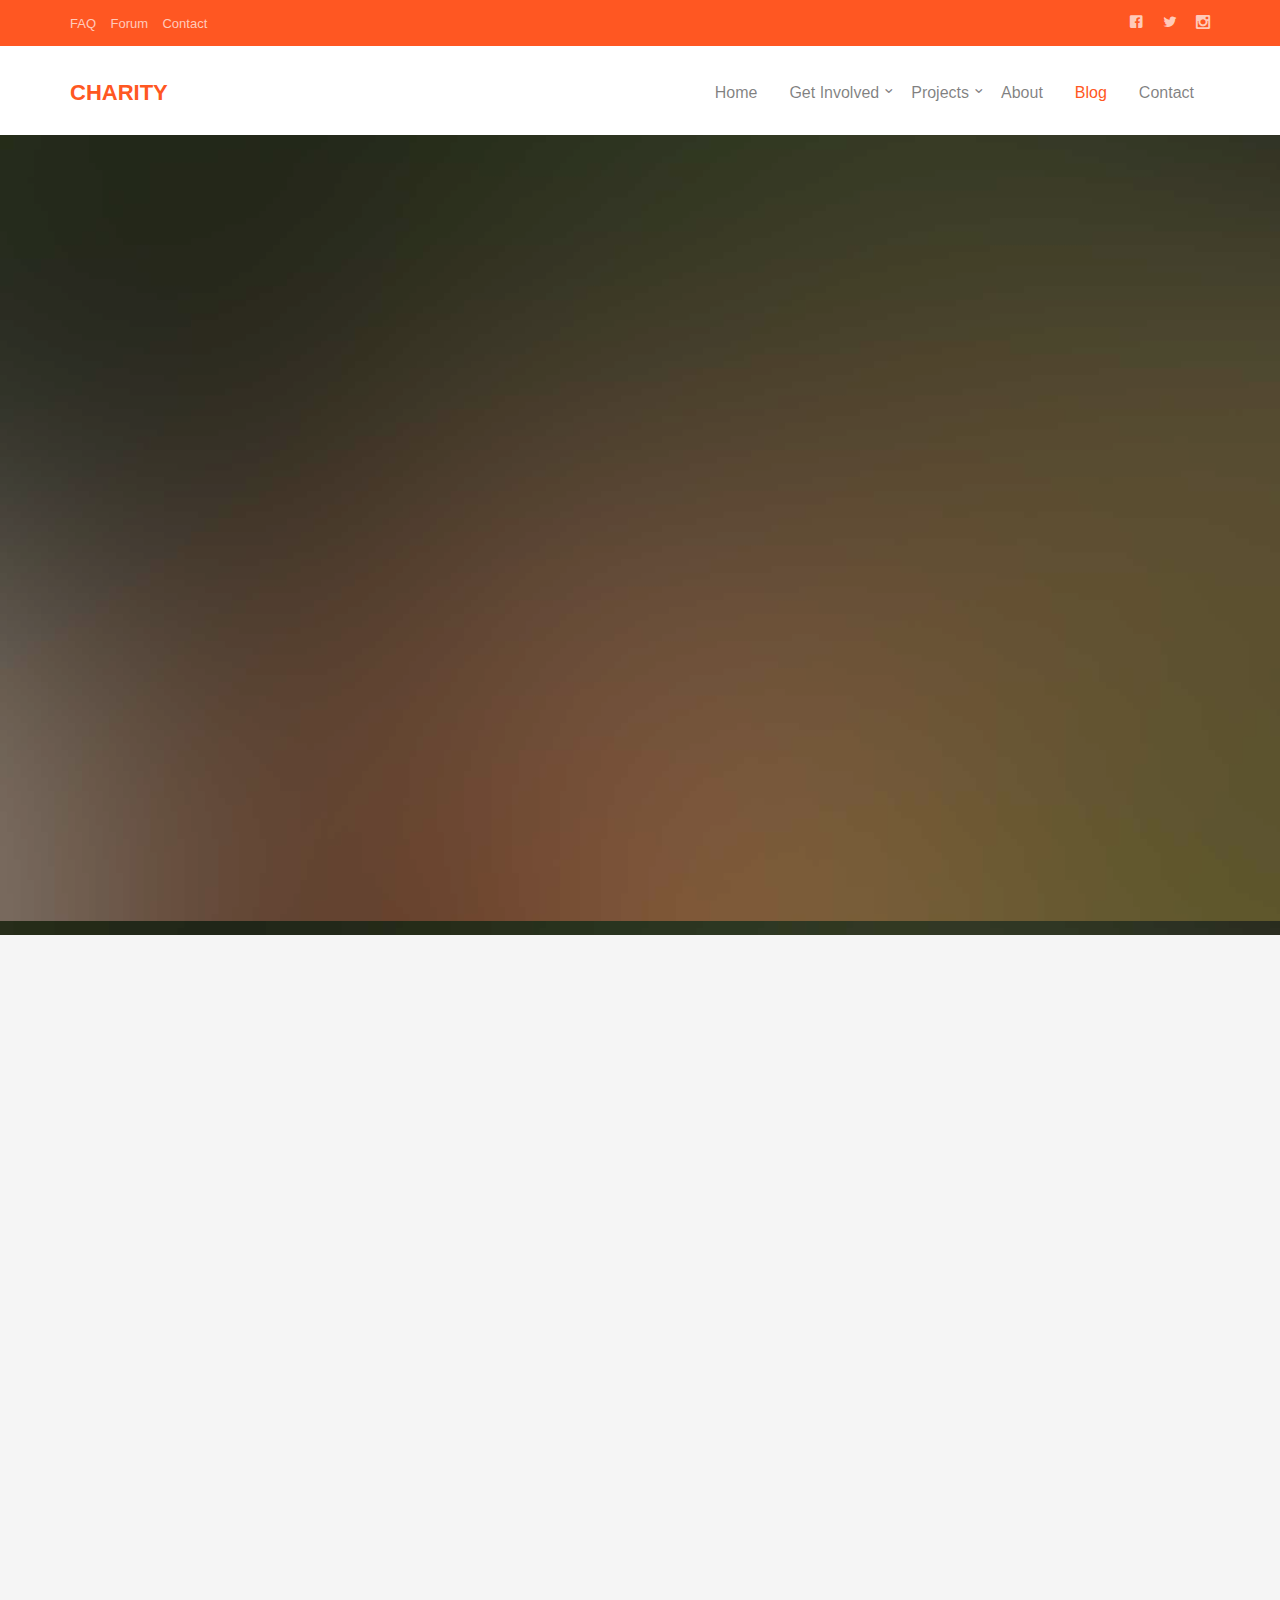
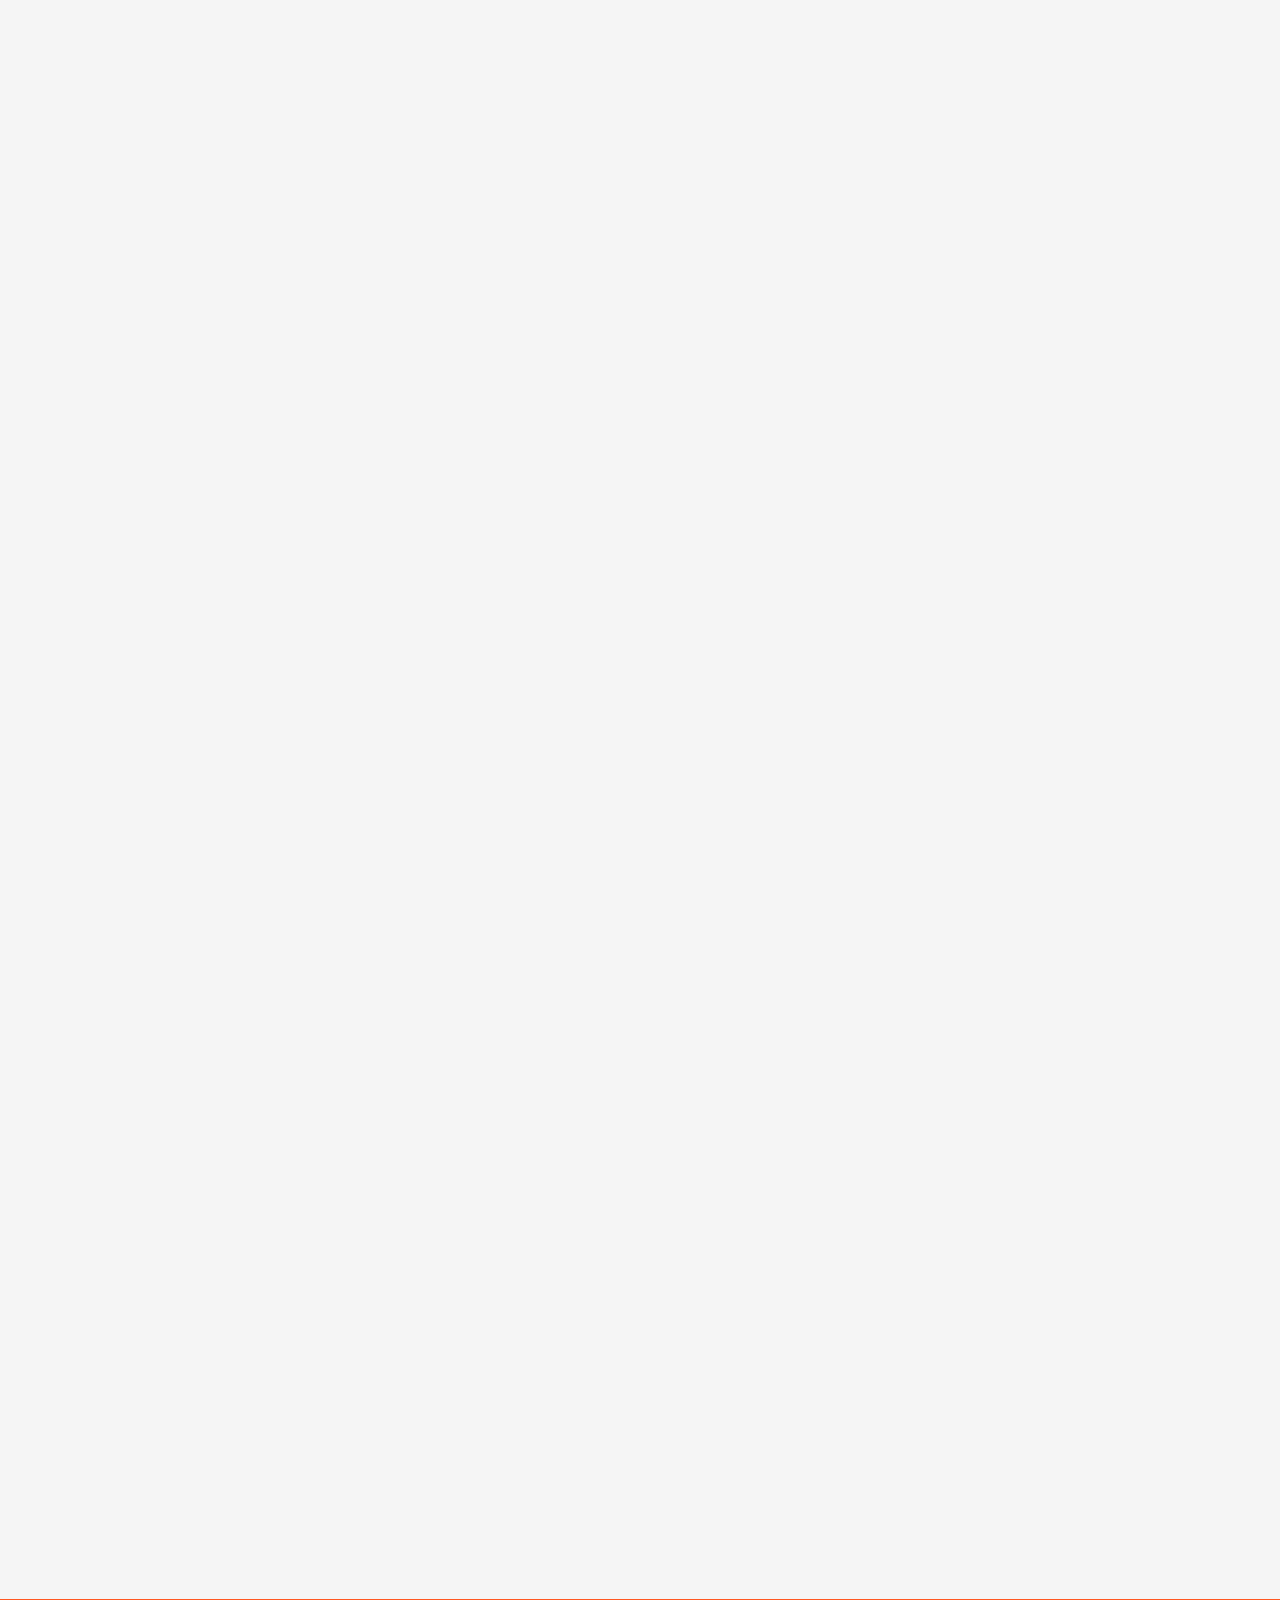
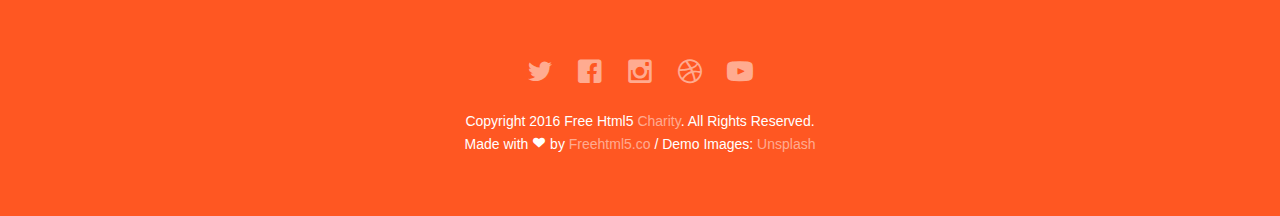
<file: blog.html>
<!DOCTYPE html>
<!--[if lt IE 7]>      <html class="no-js lt-ie9 lt-ie8 lt-ie7"> <![endif]-->
<!--[if IE 7]>         <html class="no-js lt-ie9 lt-ie8"> <![endif]-->
<!--[if IE 8]>         <html class="no-js lt-ie9"> <![endif]-->
<!--[if gt IE 8]><!--> <html class="no-js"> <!--<![endif]-->
	<head>
	<meta charset="utf-8">
	<meta http-equiv="X-UA-Compatible" content="IE=edge">
	<title>Charity &mdash; 100% Free Fully Responsive HTML5 Template by FREEHTML5.co</title>
	<meta name="viewport" content="width=device-width, initial-scale=1">
	<meta name="description" content="Free HTML5 Template by FREEHTML5.CO" />
	<meta name="keywords" content="free html5, free template, free bootstrap, html5, css3, mobile first, responsive" />
	<meta name="author" content="FREEHTML5.CO" />

  <!-- 
	//////////////////////////////////////////////////////

	FREE HTML5 TEMPLATE 
	DESIGNED & DEVELOPED by FREEHTML5.CO
		
	Website: 		http://freehtml5.co/
	Email: 			info@freehtml5.co
	Twitter: 		http://twitter.com/fh5co
	Facebook: 		https://www.facebook.com/fh5co

	//////////////////////////////////////////////////////
	 -->

  	<!-- Facebook and Twitter integration -->
	<meta property="og:title" content=""/>
	<meta property="og:image" content=""/>
	<meta property="og:url" content=""/>
	<meta property="og:site_name" content=""/>
	<meta property="og:description" content=""/>
	<meta name="twitter:title" content="" />
	<meta name="twitter:image" content="" />
	<meta name="twitter:url" content="" />
	<meta name="twitter:card" content="" />

	<!-- Place favicon.ico and apple-touch-icon.png in the root directory -->
	<link rel="shortcut icon" href="favicon.ico">

	<!-- <link href='https://fonts.googleapis.com/css?family=Open+Sans:400,700,300' rel='stylesheet' type='text/css'> -->
	
	<!-- Animate.css -->
	<link rel="stylesheet" href="css/animate.css">
	<!-- Icomoon Icon Fonts-->
	<link rel="stylesheet" href="css/icomoon.css">
	<!-- Bootstrap  -->
	<link rel="stylesheet" href="css/bootstrap.css">
	<!-- Superfish -->
	<link rel="stylesheet" href="css/superfish.css">

	<link rel="stylesheet" href="css/style.css">


	<!-- Modernizr JS -->
	<script src="js/modernizr-2.6.2.min.js"></script>
	<!-- FOR IE9 below -->
	<!--[if lt IE 9]>
	<script src="js/respond.min.js"></script>
	<![endif]-->

	</head>
	<body>
		<div id="fh5co-wrapper">
		<div id="fh5co-page">
		<div class="header-top">
			<div class="container">
				<div class="row">
					<div class="col-md-6 col-sm-6 text-left fh5co-link">
						<a href="#">FAQ</a>
						<a href="#">Forum</a>
						<a href="#">Contact</a>
					</div>
					<div class="col-md-6 col-sm-6 text-right fh5co-social">
						<a href="#" class="grow"><i class="icon-facebook2"></i></a>
						<a href="#" class="grow"><i class="icon-twitter2"></i></a>
						<a href="#" class="grow"><i class="icon-instagram2"></i></a>
					</div>
				</div>
			</div>
		</div>
		<header id="fh5co-header-section" class="sticky-banner">
			<div class="container">
				<div class="nav-header">
					<a href="#" class="js-fh5co-nav-toggle fh5co-nav-toggle dark"><i></i></a>
					<h1 id="fh5co-logo"><a href="index.html">Charity</a></h1>
					<!-- START #fh5co-menu-wrap -->
					<nav id="fh5co-menu-wrap" role="navigation">
						<ul class="sf-menu" id="fh5co-primary-menu">
							<li>
								<a href="index.html">Home</a>
							</li>
							<li>
								<a href="#" class="fh5co-sub-ddown">Get Involved</a>
								<ul class="fh5co-sub-menu">
									<li><a href="#">Donate</a></li>
									<li><a href="#">Fundraise</a></li>
									<li><a href="#">Campaign</a></li>
									<li><a href="#">Philantrophy</a></li>
									<li><a href="#">Volunteer</a></li>
								</ul>
							</li>
							<li>
								<a href="#" class="fh5co-sub-ddown">Projects</a>
								 <ul class="fh5co-sub-menu">
								 	<li><a href="#">Water World</a></li>
								 	<li><a href="#">Cloth Giving</a></li>
								 	<li><a href="#">Medical Mission</a></li>
								</ul>
							</li>
							<li><a href="about.html">About</a></li>
							<li class="active"><a href="blog.html">Blog</a></li>
							<li><a href="contact.html">Contact</a></li>
						</ul>
					</nav>
				</div>
			</div>
		</header>
		
		

		<div class="fh5co-hero">
			<div class="fh5co-overlay"></div>
			<div class="fh5co-cover text-center" data-stellar-background-ratio="0.5" style="background-image: url(images/cover_bg_1.jpg);">
				<div class="desc animate-box">
					<h2>Our <strong>Blog &amp; News</strong></h2>
					<span>HandCrafted by <a href="http://frehtml5.co/" target="_blank" class="fh5co-site-name">FreeHTML5.co</a></span>
					<span><a class="btn btn-primary btn-lg" href="#">Donate Now</a></span>
				</div>
			</div>

		</div>
		
		<div id="fh5co-blog-section" class="fh5co-section-gray">
			<div class="container">
				<div class="row">
					<div class="col-md-8 col-md-offset-2 text-center heading-section animate-box">
						<h3>Read. Learn. Share</h3>
						<p>Lorem ipsum dolor sit amet, consectetur adipisicing elit. Velit est facilis maiores, perspiciatis accusamus asperiores sint consequuntur debitis.</p>
					</div>
				</div>
			</div>
			<div class="container">
				<div class="row row-bottom-padded-md">
					<div class="col-lg-4 col-md-4 col-sm-6">
						<div class="fh5co-blog animate-box">
							<a href="#"><img class="img-responsive" src="images/cover_bg_1.jpg" alt=""></a>
							<div class="blog-text">
								<div class="prod-title">
									<h3><a href=""#>Medical Mission in Southern Kenya</a></h3>
									<span class="posted_by">Sep. 15th</span>
									<span class="comment"><a href="">21<i class="icon-bubble2"></i></a></span>
									<p>Far far away, behind the word mountains, far from the countries Vokalia and Consonantia, there live the blind texts.</p>
									<p><a href="#">Learn More...</a></p>
								</div>
							</div> 
						</div>
					</div>
					<div class="col-lg-4 col-md-4 col-sm-6">
						<div class="fh5co-blog animate-box">
							<a href="#"><img class="img-responsive" src="images/cover_bg_2.jpg" alt=""></a>
							<div class="blog-text">
								<div class="prod-title">
									<h3><a href=""#>Medical Mission in Southern Kenya</a></h3>
									<span class="posted_by">Sep. 15th</span>
									<span class="comment"><a href="">21<i class="icon-bubble2"></i></a></span>
									<p>Far far away, behind the word mountains, far from the countries Vokalia and Consonantia, there live the blind texts.</p>
									<p><a href="#">Learn More...</a></p>
								</div>
							</div> 
						</div>
					</div>
					<div class="clearfix visible-sm-block"></div>
					<div class="col-lg-4 col-md-4 col-sm-6">
						<div class="fh5co-blog animate-box">
							<a href="#"><img class="img-responsive" src="images/cover_bg_3.jpg" alt=""></a>
							<div class="blog-text">
								<div class="prod-title">
									<h3><a href=""#>Medical Mission in Southern Kenya</a></h3>
									<span class="posted_by">Sep. 15th</span>
									<span class="comment"><a href="">21<i class="icon-bubble2"></i></a></span>
									<p>Far far away, behind the word mountains, far from the countries Vokalia and Consonantia, there live the blind texts.</p>
									<p><a href="#">Learn More...</a></p>
								</div>
							</div> 
						</div>
					</div>
					<div class="clearfix visible-md-block"></div>
					<div class="col-lg-4 col-md-4 col-sm-6">
						<div class="fh5co-blog animate-box">
							<a href="#"><img class="img-responsive" src="images/cover_bg_1.jpg" alt=""></a>
							<div class="blog-text">
								<div class="prod-title">
									<h3><a href=""#>Medical Mission in Southern Kenya</a></h3>
									<span class="posted_by">Sep. 15th</span>
									<span class="comment"><a href="">21<i class="icon-bubble2"></i></a></span>
									<p>Far far away, behind the word mountains, far from the countries Vokalia and Consonantia, there live the blind texts.</p>
									<p><a href="#">Learn More...</a></p>
								</div>
							</div> 
						</div>
					</div>
					<div class="clearfix visible-sm-block"></div>
					<div class="col-lg-4 col-md-4 col-sm-6">
						<div class="fh5co-blog animate-box">
							<a href="#"><img class="img-responsive" src="images/cover_bg_2.jpg" alt=""></a>
							<div class="blog-text">
								<div class="prod-title">
									<h3><a href=""#>Medical Mission in Southern Kenya</a></h3>
									<span class="posted_by">Sep. 15th</span>
									<span class="comment"><a href="">21<i class="icon-bubble2"></i></a></span>
									<p>Far far away, behind the word mountains, far from the countries Vokalia and Consonantia, there live the blind texts.</p>
									<p><a href="#">Learn More...</a></p>
								</div>
							</div> 
						</div>
					</div>
					<div class="col-lg-4 col-md-4 col-sm-6">
						<div class="fh5co-blog animate-box">
							<a href="#"><img class="img-responsive" src="images/cover_bg_3.jpg" alt=""></a>
							<div class="blog-text">
								<div class="prod-title">
									<h3><a href=""#>Medical Mission in Southern Kenya</a></h3>
									<span class="posted_by">Sep. 15th</span>
									<span class="comment"><a href="">21<i class="icon-bubble2"></i></a></span>
									<p>Far far away, behind the word mountains, far from the countries Vokalia and Consonantia, there live the blind texts.</p>
									<p><a href="#">Learn More...</a></p>
								</div>
							</div> 
						</div>
					</div>
					<div class="clearfix visible-sm-block"></div>
					<div class="col-lg-4 col-md-4 col-sm-6">
						<div class="fh5co-blog animate-box">
							<a href="#"><img class="img-responsive" src="images/cover_bg_1.jpg" alt=""></a>
							<div class="blog-text">
								<div class="prod-title">
									<h3><a href=""#>Medical Mission in Southern Kenya</a></h3>
									<span class="posted_by">Sep. 15th</span>
									<span class="comment"><a href="">21<i class="icon-bubble2"></i></a></span>
									<p>Far far away, behind the word mountains, far from the countries Vokalia and Consonantia, there live the blind texts.</p>
									<p><a href="#">Learn More...</a></p>
								</div>
							</div> 
						</div>
					</div>
					<div class="clearfix visible-md-block"></div>
					<div class="col-lg-4 col-md-4 col-sm-6">
						<div class="fh5co-blog animate-box">
							<a href="#"><img class="img-responsive" src="images/cover_bg_2.jpg" alt=""></a>
							<div class="blog-text">
								<div class="prod-title">
									<h3><a href=""#>Medical Mission in Southern Kenya</a></h3>
									<span class="posted_by">Sep. 15th</span>
									<span class="comment"><a href="">21<i class="icon-bubble2"></i></a></span>
									<p>Far far away, behind the word mountains, far from the countries Vokalia and Consonantia, there live the blind texts.</p>
									<p><a href="#">Learn More...</a></p>
								</div>
							</div> 
						</div>
					</div>
					<div class="clearfix visible-sm-block"></div>
					<div class="col-lg-4 col-md-4 col-sm-6">
						<div class="fh5co-blog animate-box">
							<a href="#"><img class="img-responsive" src="images/cover_bg_3.jpg" alt=""></a>
							<div class="blog-text">
								<div class="prod-title">
									<h3><a href=""#>Medical Mission in Southern Kenya</a></h3>
									<span class="posted_by">Sep. 15th</span>
									<span class="comment"><a href="">21<i class="icon-bubble2"></i></a></span>
									<p>Far far away, behind the word mountains, far from the countries Vokalia and Consonantia, there live the blind texts.</p>
									<p><a href="#">Learn More...</a></p>
								</div>
							</div> 
						</div>
					</div>
				</div>

				<div class="row">
					<div class="col-md-4 col-md-offset-4 text-center animate-box">
						<a href="#" class="btn btn-primary btn-lg">Our Blog</a>
					</div>
				</div>

			</div>
		</div>
		<!-- fh5co-blog-section -->

		
		<footer>
			<div id="footer">
				<div class="container">
					<div class="row">
						<div class="col-md-6 col-md-offset-3 text-center">
							<p class="fh5co-social-icons">
								<a href="#"><i class="icon-twitter2"></i></a>
								<a href="#"><i class="icon-facebook2"></i></a>
								<a href="#"><i class="icon-instagram"></i></a>
								<a href="#"><i class="icon-dribbble2"></i></a>
								<a href="#"><i class="icon-youtube"></i></a>
							</p>
							<p>Copyright 2016 Free Html5 <a href="#">Charity</a>. All Rights Reserved. <br>Made with <i class="icon-heart3"></i> by <a href="http://freehtml5.co/" target="_blank">Freehtml5.co</a> / Demo Images: <a href="https://unsplash.com/" target="_blank">Unsplash</a></p>
						</div>
					</div>
				</div>
			</div>
		</footer>
	

	</div>
	<!-- END fh5co-page -->

	</div>
	<!-- END fh5co-wrapper -->

	<!-- jQuery -->


	<script src="js/jquery.min.js"></script>
	<!-- jQuery Easing -->
	<script src="js/jquery.easing.1.3.js"></script>
	<!-- Bootstrap -->
	<script src="js/bootstrap.min.js"></script>
	<!-- Waypoints -->
	<script src="js/jquery.waypoints.min.js"></script>
	<script src="js/sticky.js"></script>

	<!-- Stellar -->
	<script src="js/jquery.stellar.min.js"></script>
	<!-- Superfish -->
	<script src="js/hoverIntent.js"></script>
	<script src="js/superfish.js"></script>
	
	<!-- Main JS -->
	<script src="js/main.js"></script>

	</body>
</html>
</file>
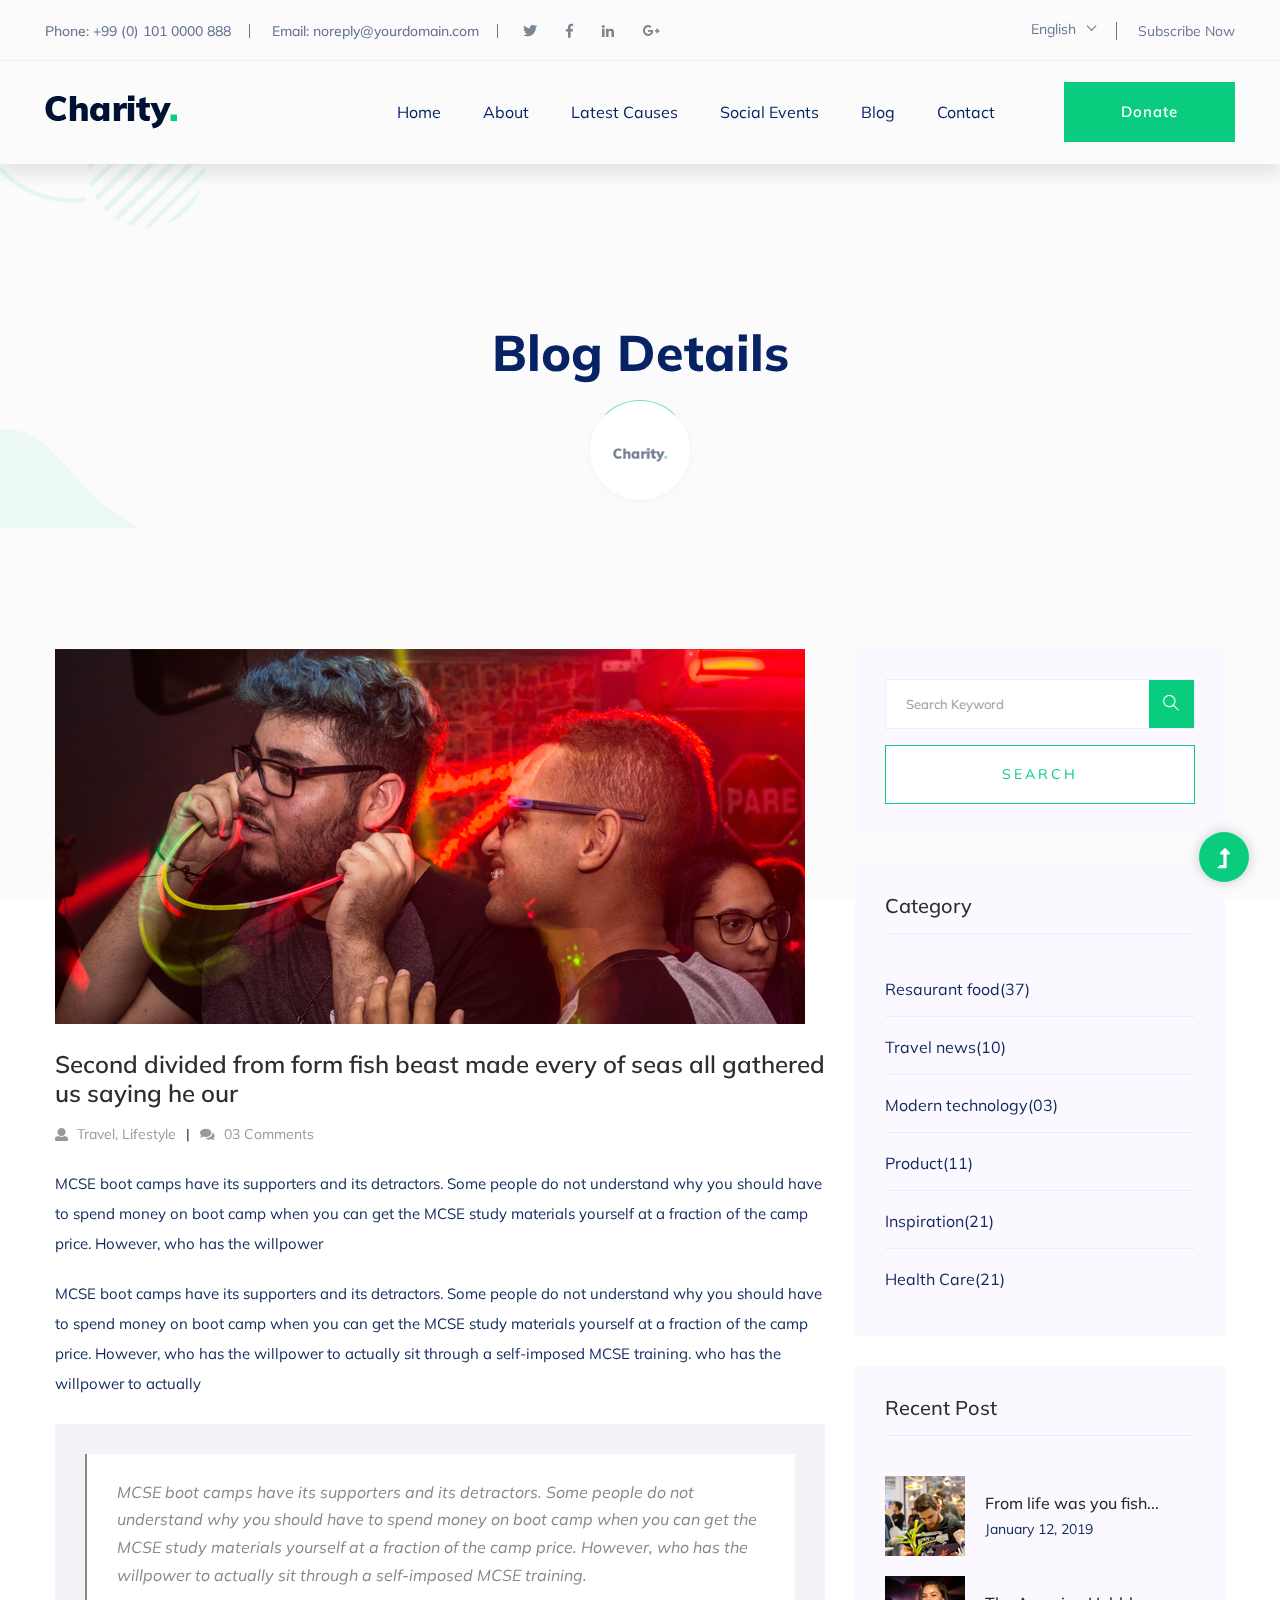
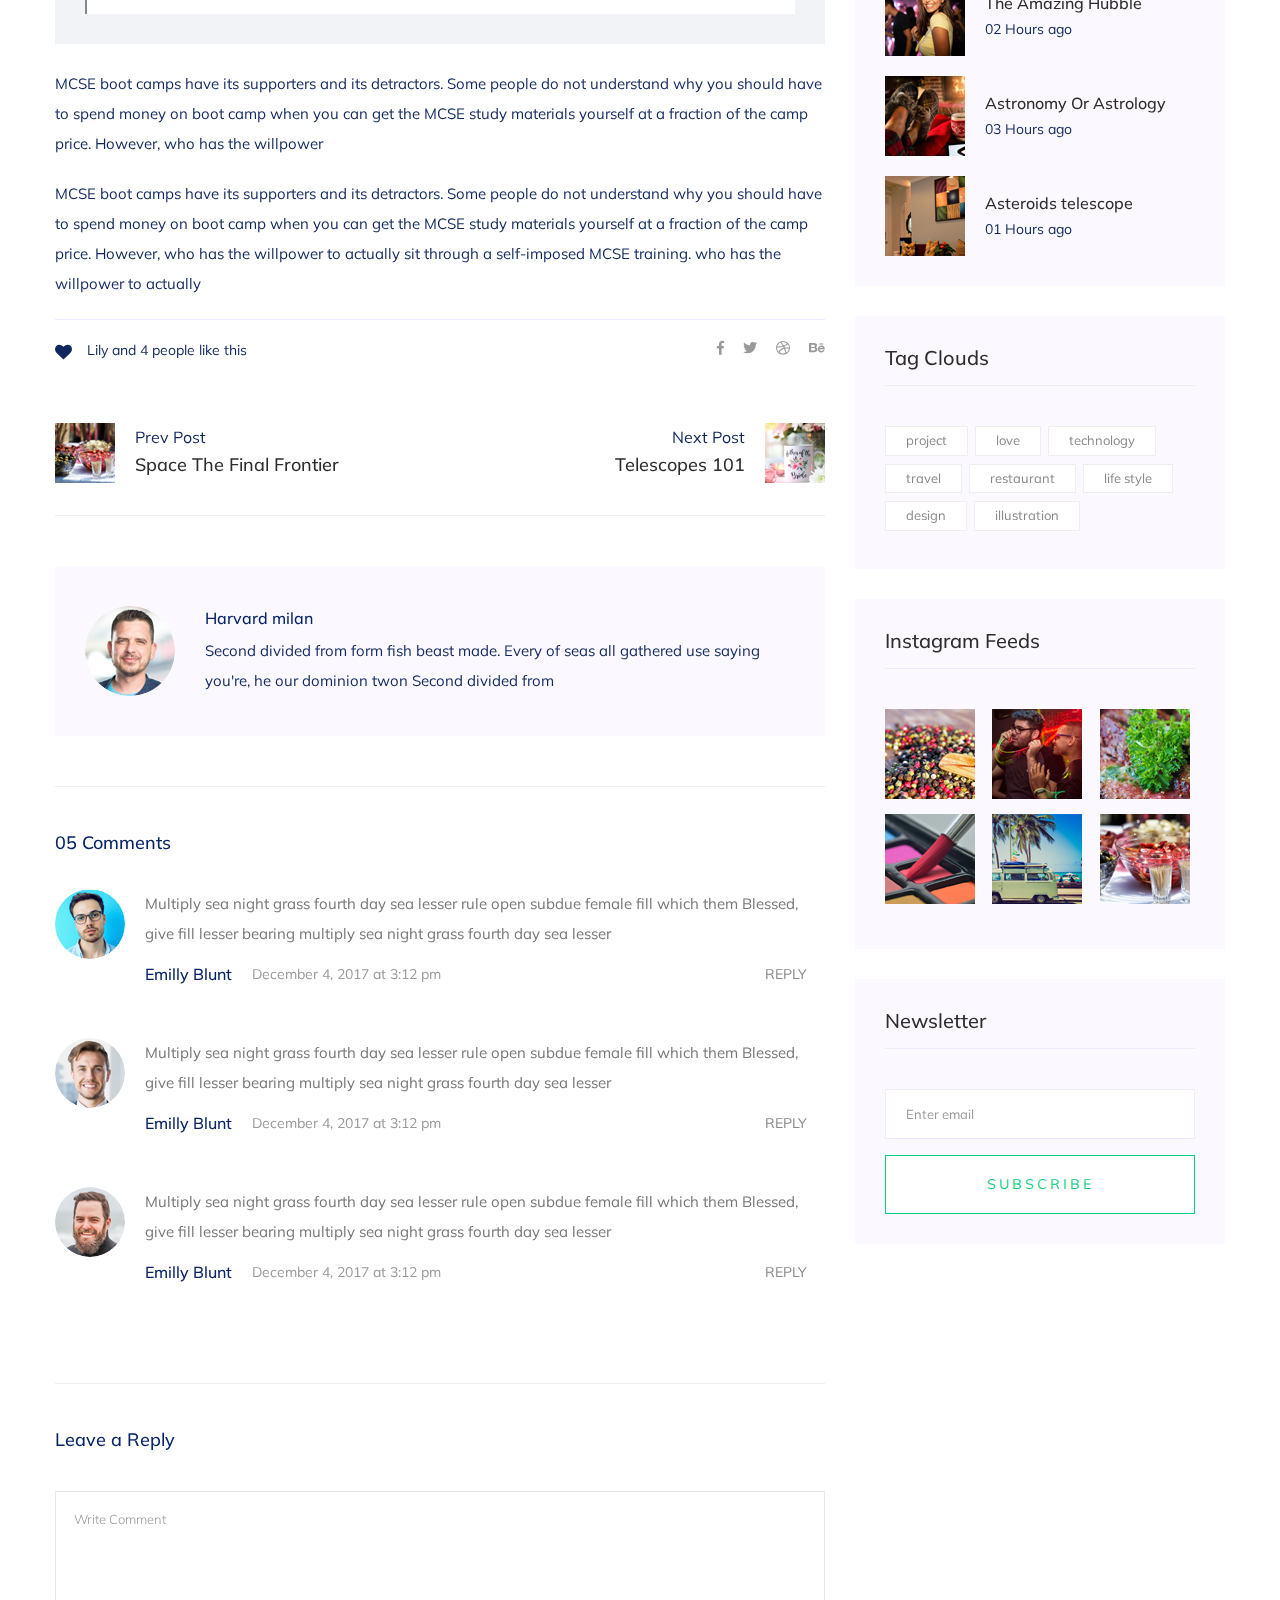
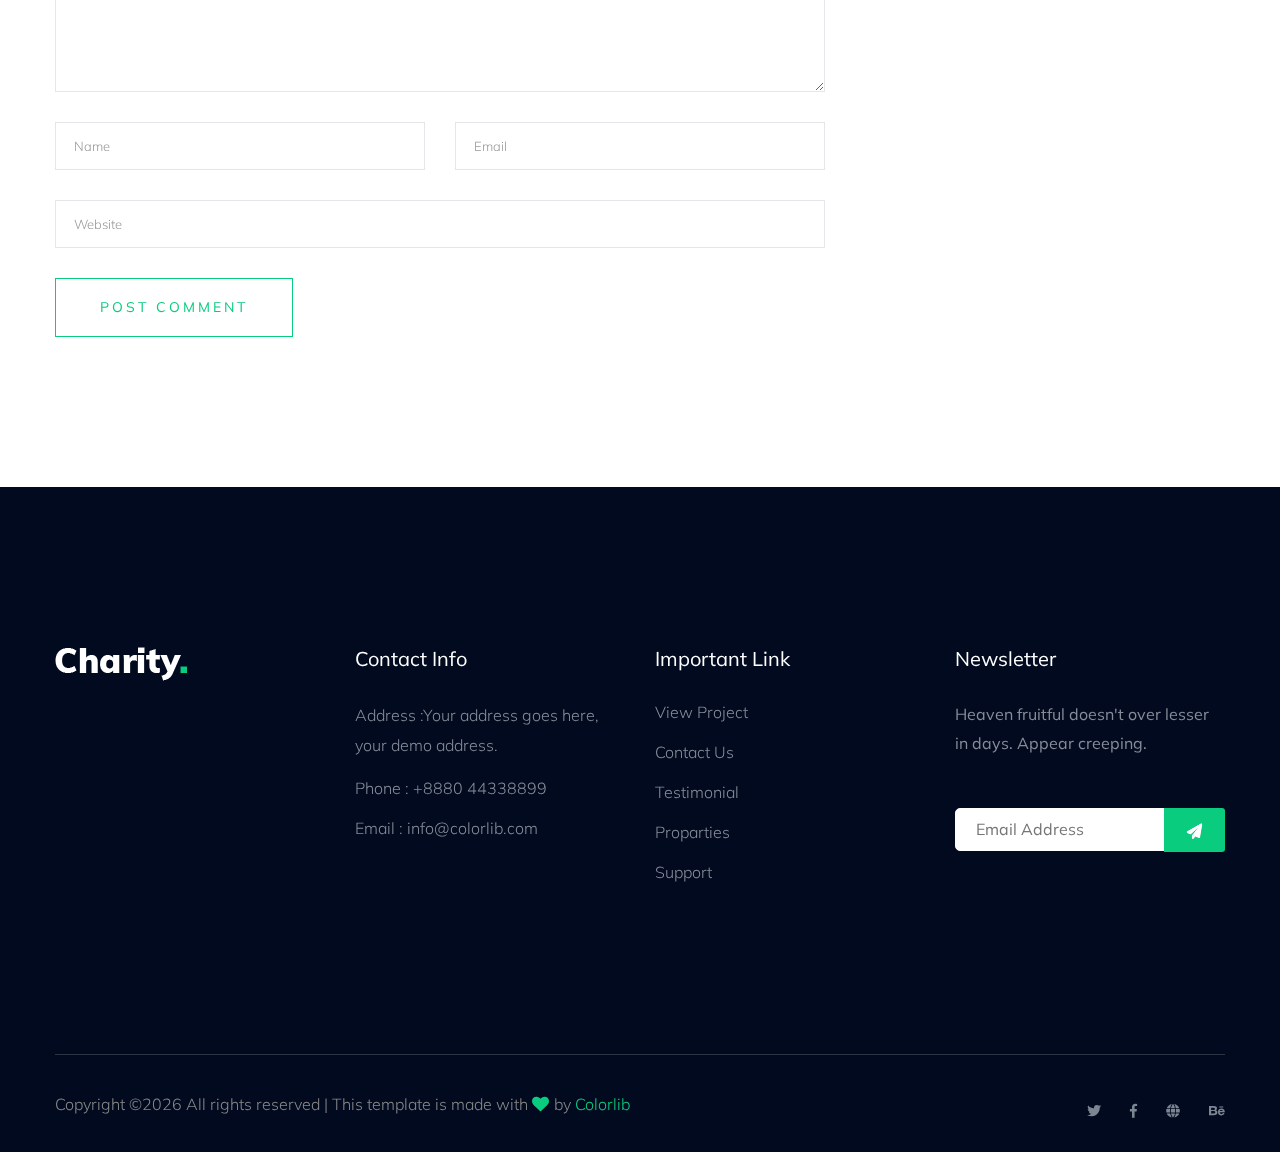
<file: blog_details.html>
<!doctype html>
<html class="no-js" lang="zxx">
<head>
   <meta charset="utf-8">
   <meta http-equiv="x-ua-compatible" content="ie=edge">
   <title> Charity | Teamplate</title>
   <meta name="description" content="">
   <meta name="viewport" content="width=device-width, initial-scale=1">
   <link rel="shortcut icon" type="image/x-icon" href="assets/img/favicon.ico">

  <!-- CSS here -->
   <link rel="stylesheet" href="assets/css/bootstrap.min.css">
   <link rel="stylesheet" href="assets/css/owl.carousel.min.css">
   <link rel="stylesheet" href="assets/css/slicknav.css">
   <link rel="stylesheet" href="assets/css/animate.min.css">
   <link rel="stylesheet" href="assets/css/hamburgers.min.css">
   <link rel="stylesheet" href="assets/css/magnific-popup.css">
   <link rel="stylesheet" href="assets/css/fontawesome-all.min.css">
   <link rel="stylesheet" href="assets/css/themify-icons.css">
   <link rel="stylesheet" href="assets/css/slick.css">
   <link rel="stylesheet" href="assets/css/nice-select.css">
   <link rel="stylesheet" href="assets/css/style.css">
</head>

<body>
   <!--? Preloader Start -->
   <div id="preloader-active">
      <div class="preloader d-flex align-items-center justify-content-center">
          <div class="preloader-inner position-relative">
              <div class="preloader-circle"></div>
              <div class="preloader-img pere-text">
                  <img src="assets/img/logo/loder.png" alt="">
              </div>
          </div>
      </div>
   </div>
   <!-- Preloader Start -->
   <header>
      <!-- Header Start -->
      <div class="header-area">
          <div class="main-header ">
              <div class="header-top d-none d-lg-block">
                  <div class="container-fluid">
                      <div class="col-xl-12">
                          <div class="row d-flex justify-content-between align-items-center">
                              <div class="header-info-left d-flex">
                                  <ul>     
                                      <li>Phone: +99 (0) 101 0000 888</li>
                                      <li>Email: noreply@yourdomain.com</li>
                                  </ul>
                                  <div class="header-social">    
                                      <ul>
                                          <li><a href="#"><i class="fab fa-twitter"></i></a></li>
                                          <li><a  href="https://www.facebook.com/sai4ull"><i class="fab fa-facebook-f"></i></a></li>
                                          <li><a href="#"><i class="fab fa-linkedin-in"></i></a></li>
                                          <li> <a href="#"><i class="fab fa-google-plus-g"></i></a></li>
                                      </ul>
                                  </div>
                              </div>
                              <div class="header-info-right d-flex align-items-center">
                                  <div class="select-this">
                                      <form action="#">
                                          <div class="select-itms">
                                              <select name="select" id="select1">
                                                  <option value="">English</option>
                                                  <option value="">Bangla</option>
                                                  <option value="">Arabic</option>
                                                  <option value="">Hindi</option>
                                              </select>
                                          </div>
                                      </form>
                                  </div>
                                  <ul class="contact-now">     
                                      <li><a href="#">Subscribe Now</a></li>
                                  </ul>
                              </div>
                          </div>
                      </div>
                  </div>
              </div>
              <div class="header-bottom  header-sticky">
                  <div class="container-fluid">
                      <div class="row align-items-center">
                          <!-- Logo -->
                          <div class="col-xl-2 col-lg-2">
                              <div class="logo">
                                  <a href="index.html"><img src="assets/img/logo/logo.png" alt=""></a>
                              </div>
                          </div>
                          <div class="col-xl-10 col-lg-10">
                              <div class="menu-wrapper  d-flex align-items-center justify-content-end">
                                  <!-- Main-menu -->
                                  <div class="main-menu d-none d-lg-block">
                                      <nav>
                                          <ul id="navigation">                                                                                          
                                              <li><a href="index.html">Home</a></li>
                                              <li><a href="about.html">About</a></li>
                                              <li><a href="program.html">latest causes</a></li>
                                              <li><a href="events.html">social events </a></li>
                                              <li><a href="blog.html">Blog</a>
                                                  <ul class="submenu">
                                                      <li><a href="blog.html">Blog</a></li>
                                                      <li><a href="blog_details.html">Blog Details</a></li>
                                                      <li><a href="elements.html">Element</a></li>
                                                  </ul>
                                              </li>
                                              <li><a href="contact.html">Contact</a></li>
                                          </ul>
                                      </nav>
                                  </div>
                                  <!-- Header-btn -->
                                  <div class="header-right-btn d-none d-lg-block ml-20">
                                      <a href="contact.html" class="btn header-btn">Donate</a>
                                  </div>
                              </div>
                          </div> 
                          <!-- Mobile Menu -->
                          <div class="col-12">
                              <div class="mobile_menu d-block d-lg-none"></div>
                          </div>
                      </div>
                  </div>
              </div>
          </div>
      </div>
      <!-- Header End -->
  </header>
   <main>
      <!--? Hero Start -->
      <div class="slider-area2">
         <div class="slider-height2 d-flex align-items-center">
               <div class="container">
                  <div class="row">
                     <div class="col-xl-12">
                           <div class="hero-cap hero-cap2 pt-20 text-center">
                              <h2>Blog Details</h2>
                           </div>
                     </div>
                  </div>
               </div>
         </div>
      </div>
      <!-- Hero End -->
      <!--? Blog Area Start -->
      <section class="blog_area single-post-area section-padding">
         <div class="container">
            <div class="row">
               <div class="col-lg-8 posts-list">
                  <div class="single-post">
                     <div class="feature-img">
                        <img class="img-fluid" src="assets/img/blog/single_blog_1.png" alt="">
                     </div>
                     <div class="blog_details">
                        <h2 style="color: #2d2d2d;">Second divided from form fish beast made every of seas
                           all gathered us saying he our
                        </h2>
                        <ul class="blog-info-link mt-3 mb-4">
                           <li><a href="#"><i class="fa fa-user"></i> Travel, Lifestyle</a></li>
                           <li><a href="#"><i class="fa fa-comments"></i> 03 Comments</a></li>
                        </ul>
                        <p class="excert">
                           MCSE boot camps have its supporters and its detractors. Some people do not understand why you
                           should have to spend money on boot camp when you can get the MCSE study materials yourself at a
                           fraction of the camp price. However, who has the willpower
                        </p>
                        <p>
                           MCSE boot camps have its supporters and its detractors. Some people do not understand why you
                           should have to spend money on boot camp when you can get the MCSE study materials yourself at a
                           fraction of the camp price. However, who has the willpower to actually sit through a
                           self-imposed MCSE training. who has the willpower to actually
                        </p>
                        <div class="quote-wrapper">
                           <div class="quotes">
                              MCSE boot camps have its supporters and its detractors. Some people do not understand why you
                              should have to spend money on boot camp when you can get the MCSE study materials yourself at
                              a fraction of the camp price. However, who has the willpower to actually sit through a
                              self-imposed MCSE training.
                           </div>
                        </div>
                        <p>
                           MCSE boot camps have its supporters and its detractors. Some people do not understand why you
                           should have to spend money on boot camp when you can get the MCSE study materials yourself at a
                           fraction of the camp price. However, who has the willpower
                        </p>
                        <p>
                           MCSE boot camps have its supporters and its detractors. Some people do not understand why you
                           should have to spend money on boot camp when you can get the MCSE study materials yourself at a
                           fraction of the camp price. However, who has the willpower to actually sit through a
                           self-imposed MCSE training. who has the willpower to actually
                        </p>
                     </div>
                  </div>
                  <div class="navigation-top">
                     <div class="d-sm-flex justify-content-between text-center">
                        <p class="like-info"><span class="align-middle"><i class="fa fa-heart"></i></span> Lily and 4
                           people like this</p>
                        <div class="col-sm-4 text-center my-2 my-sm-0">
                           <!-- <p class="comment-count"><span class="align-middle"><i class="fa fa-comment"></i></span> 06 Comments</p> -->
                        </div>
                        <ul class="social-icons">
                           <li><a href="https://www.facebook.com/sai4ull"><i class="fab fa-facebook-f"></i></a></li>
                           <li><a href="#"><i class="fab fa-twitter"></i></a></li>
                           <li><a href="#"><i class="fab fa-dribbble"></i></a></li>
                           <li><a href="#"><i class="fab fa-behance"></i></a></li>
                        </ul>
                     </div>
                     <div class="navigation-area">
                        <div class="row">
                           <div
                              class="col-lg-6 col-md-6 col-12 nav-left flex-row d-flex justify-content-start align-items-center">
                              <div class="thumb">
                                 <a href="#">
                                    <img class="img-fluid" src="assets/img/post/preview.png" alt="">
                                 </a>
                              </div>
                              <div class="arrow">
                                 <a href="#">
                                    <span class="lnr text-white ti-arrow-left"></span>
                                 </a>
                              </div>
                              <div class="detials">
                                 <p>Prev Post</p>
                                 <a href="#">
                                    <h4 style="color: #2d2d2d;">Space The Final Frontier</h4>
                                 </a>
                              </div>
                           </div>
                           <div
                              class="col-lg-6 col-md-6 col-12 nav-right flex-row d-flex justify-content-end align-items-center">
                              <div class="detials">
                                 <p>Next Post</p>
                                 <a href="#">
                                    <h4 style="color: #2d2d2d;">Telescopes 101</h4>
                                 </a>
                              </div>
                              <div class="arrow">
                                 <a href="#">
                                    <span class="lnr text-white ti-arrow-right"></span>
                                 </a>
                              </div>
                              <div class="thumb">
                                 <a href="#">
                                    <img class="img-fluid" src="assets/img/post/next.png" alt="">
                                 </a>
                              </div>
                           </div>
                        </div>
                     </div>
                  </div>
                  <div class="blog-author">
                     <div class="media align-items-center">
                        <img src="assets/img/blog/author.png" alt="">
                        <div class="media-body">
                           <a href="#">
                              <h4>Harvard milan</h4>
                           </a>
                           <p>Second divided from form fish beast made. Every of seas all gathered use saying you're, he
                              our dominion twon Second divided from</p>
                        </div>
                     </div>
                  </div>
                  <div class="comments-area">
                     <h4>05 Comments</h4>
                     <div class="comment-list">
                        <div class="single-comment justify-content-between d-flex">
                           <div class="user justify-content-between d-flex">
                              <div class="thumb">
                                 <img src="assets/img/blog/comment_1.png" alt="">
                              </div>
                              <div class="desc">
                                 <p class="comment">
                                    Multiply sea night grass fourth day sea lesser rule open subdue female fill which them
                                    Blessed, give fill lesser bearing multiply sea night grass fourth day sea lesser
                                 </p>
                                 <div class="d-flex justify-content-between">
                                    <div class="d-flex align-items-center">
                                       <h5>
                                          <a href="#">Emilly Blunt</a>
                                       </h5>
                                       <p class="date">December 4, 2017 at 3:12 pm </p>
                                    </div>
                                    <div class="reply-btn">
                                       <a href="#" class="btn-reply text-uppercase">reply</a>
                                    </div>
                                 </div>
                              </div>
                           </div>
                        </div>
                     </div>
                     <div class="comment-list">
                        <div class="single-comment justify-content-between d-flex">
                           <div class="user justify-content-between d-flex">
                              <div class="thumb">
                                 <img src="assets/img/blog/comment_2.png" alt="">
                              </div>
                              <div class="desc">
                                 <p class="comment">
                                    Multiply sea night grass fourth day sea lesser rule open subdue female fill which them
                                    Blessed, give fill lesser bearing multiply sea night grass fourth day sea lesser
                                 </p>
                                 <div class="d-flex justify-content-between">
                                    <div class="d-flex align-items-center">
                                       <h5>
                                          <a href="#">Emilly Blunt</a>
                                       </h5>
                                       <p class="date">December 4, 2017 at 3:12 pm </p>
                                    </div>
                                    <div class="reply-btn">
                                       <a href="#" class="btn-reply text-uppercase">reply</a>
                                    </div>
                                 </div>
                              </div>
                           </div>
                        </div>
                     </div>
                     <div class="comment-list">
                        <div class="single-comment justify-content-between d-flex">
                           <div class="user justify-content-between d-flex">
                              <div class="thumb">
                                 <img src="assets/img/blog/comment_3.png" alt="">
                              </div>
                              <div class="desc">
                                 <p class="comment">
                                    Multiply sea night grass fourth day sea lesser rule open subdue female fill which them
                                    Blessed, give fill lesser bearing multiply sea night grass fourth day sea lesser
                                 </p>
                                 <div class="d-flex justify-content-between">
                                    <div class="d-flex align-items-center">
                                       <h5>
                                          <a href="#">Emilly Blunt</a>
                                       </h5>
                                       <p class="date">December 4, 2017 at 3:12 pm </p>
                                    </div>
                                    <div class="reply-btn">
                                       <a href="#" class="btn-reply text-uppercase">reply</a>
                                    </div>
                                 </div>
                              </div>
                           </div>
                        </div>
                     </div>
                  </div>
                  <div class="comment-form">
                     <h4>Leave a Reply</h4>
                     <form class="form-contact comment_form" action="#" id="commentForm">
                        <div class="row">
                           <div class="col-12">
                              <div class="form-group">
                                 <textarea class="form-control w-100" name="comment" id="comment" cols="30" rows="9"
                                    placeholder="Write Comment"></textarea>
                              </div>
                           </div>
                           <div class="col-sm-6">
                              <div class="form-group">
                                 <input class="form-control" name="name" id="name" type="text" placeholder="Name">
                              </div>
                           </div>
                           <div class="col-sm-6">
                              <div class="form-group">
                                 <input class="form-control" name="email" id="email" type="email" placeholder="Email">
                              </div>
                           </div>
                           <div class="col-12">
                              <div class="form-group">
                                 <input class="form-control" name="website" id="website" type="text" placeholder="Website">
                              </div>
                           </div>
                        </div>
                        <div class="form-group">
                           <button type="submit" class="button button-contactForm btn_1 boxed-btn">Post Comment</button>
                        </div>
                     </form>
                  </div>
               </div>
               <div class="col-lg-4">
                  <div class="blog_right_sidebar">
                     <aside class="single_sidebar_widget search_widget">
                        <form action="#">
                           <div class="form-group">
                              <div class="input-group mb-3">
                                 <input type="text" class="form-control" placeholder='Search Keyword'
                                    onfocus="this.placeholder = ''" onblur="this.placeholder = 'Search Keyword'">
                                 <div class="input-group-append">
                                    <button class="btns" type="button"><i class="ti-search"></i></button>
                                 </div>
                              </div>
                           </div>
                           <button class="button rounded-0 primary-bg text-white w-100 btn_1 boxed-btn"
                              type="submit">Search</button>
                        </form>
                     </aside>
                     <aside class="single_sidebar_widget post_category_widget">
                        <h4 class="widget_title" style="color: #2d2d2d;">Category</h4>
                        <ul class="list cat-list">
                           <li>
                              <a href="#" class="d-flex">
                                 <p>Resaurant food</p>
                                 <p>(37)</p>
                              </a>
                           </li>
                           <li>
                              <a href="#" class="d-flex">
                                 <p>Travel news</p>
                                 <p>(10)</p>
                              </a>
                           </li>
                           <li>
                              <a href="#" class="d-flex">
                                 <p>Modern technology</p>
                                 <p>(03)</p>
                              </a>
                           </li>
                           <li>
                              <a href="#" class="d-flex">
                                 <p>Product</p>
                                 <p>(11)</p>
                              </a>
                           </li>
                           <li>
                              <a href="#" class="d-flex">
                                 <p>Inspiration</p>
                                 <p>(21)</p>
                              </a>
                           </li>
                           <li>
                              <a href="#" class="d-flex">
                                 <p>Health Care</p>
                                 <p>(21)</p>
                              </a>
                           </li>
                        </ul>
                     </aside>
                     <aside class="single_sidebar_widget popular_post_widget">
                        <h3 class="widget_title" style="color: #2d2d2d;">Recent Post</h3>
                        <div class="media post_item">
                           <img src="assets/img/post/post_1.png" alt="post">
                           <div class="media-body">
                              <a href="blog_details.html">
                                 <h3 style="color: #2d2d2d;">From life was you fish...</h3>
                              </a>
                              <p>January 12, 2019</p>
                           </div>
                        </div>
                        <div class="media post_item">
                           <img src="assets/img/post/post_2.png" alt="post">
                           <div class="media-body">
                              <a href="blog_details.html">
                                 <h3 style="color: #2d2d2d;">The Amazing Hubble</h3>
                              </a>
                              <p>02 Hours ago</p>
                           </div>
                        </div>
                        <div class="media post_item">
                           <img src="assets/img/post/post_3.png" alt="post">
                           <div class="media-body">
                              <a href="blog_details.html">
                                 <h3 style="color: #2d2d2d;">Astronomy Or Astrology</h3>
                              </a>
                              <p>03 Hours ago</p>
                           </div>
                        </div>
                        <div class="media post_item">
                           <img src="assets/img/post/post_4.png" alt="post">
                           <div class="media-body">
                              <a href="blog_details.html">
                                 <h3 style="color: #2d2d2d;">Asteroids telescope</h3>
                              </a>
                              <p>01 Hours ago</p>
                           </div>
                        </div>
                     </aside>
                     <aside class="single_sidebar_widget tag_cloud_widget">
                        <h4 class="widget_title" style="color: #2d2d2d;">Tag Clouds</h4>
                        <ul class="list">
                           <li>
                              <a href="#">project</a>
                           </li>
                           <li>
                              <a href="#">love</a>
                           </li>
                           <li>
                              <a href="#">technology</a>
                           </li>
                           <li>
                              <a href="#">travel</a>
                           </li>
                           <li>
                              <a href="#">restaurant</a>
                           </li>
                           <li>
                              <a href="#">life style</a>
                           </li>
                           <li>
                              <a href="#">design</a>
                           </li>
                           <li>
                              <a href="#">illustration</a>
                           </li>
                        </ul>
                     </aside>
                     <aside class="single_sidebar_widget instagram_feeds">
                        <h4 class="widget_title" style="color: #2d2d2d;">Instagram Feeds</h4>
                        <ul class="instagram_row flex-wrap">
                           <li>
                              <a href="#">
                                 <img class="img-fluid" src="assets/img/post/post_5.png" alt="">
                              </a>
                           </li>
                           <li>
                              <a href="#">
                                 <img class="img-fluid" src="assets/img/post/post_6.png" alt="">
                              </a>
                           </li>
                           <li>
                              <a href="#">
                                 <img class="img-fluid" src="assets/img/post/post_7.png" alt="">
                              </a>
                           </li>
                           <li>
                              <a href="#">
                                 <img class="img-fluid" src="assets/img/post/post_8.png" alt="">
                              </a>
                           </li>
                           <li>
                              <a href="#">
                                 <img class="img-fluid" src="assets/img/post/post_9.png" alt="">
                              </a>
                           </li>
                           <li>
                              <a href="#">
                                 <img class="img-fluid" src="assets/img/post/post_10.png" alt="">
                              </a>
                           </li>
                        </ul>
                     </aside>
                     <aside class="single_sidebar_widget newsletter_widget">
                        <h4 class="widget_title" style="color: #2d2d2d;">Newsletter</h4>
                        <form action="#">
                           <div class="form-group">
                              <input type="email" class="form-control" onfocus="this.placeholder = ''"
                                 onblur="this.placeholder = 'Enter email'" placeholder='Enter email' required>
                           </div>
                           <button class="button rounded-0 primary-bg text-white w-100 btn_1 boxed-btn" type="submit">Subscribe</button>
                        </form>
                     </aside>
                  </div>
               </div>
            </div>
         </div>
      </section>
      <!-- Blog Area End -->
   </main>
   <footer>
      <div class="footer-wrapper section-bg2" data-background="assets/img/gallery/footer_bg.png">
          <!-- Footer Top-->
          <div class="footer-area footer-padding">
              <div class="container">
                  <div class="row d-flex justify-content-between">
                      <div class="col-xl-3 col-lg-3 col-md-4 col-sm-6">
                      <div class="single-footer-caption mb-50">
                          <div class="single-footer-caption mb-30">
                              <div class="footer-tittle">
                                  <div class="footer-logo mb-20">
                                      <a href="index.html"><img src="assets/img/logo/logo2_footer.png" alt=""></a>
                                  </div>
                              </div>
                          </div>
                      </div>
                      </div>
                      <div class="col-xl-3 col-lg-3 col-md-4 col-sm-5">
                          <div class="single-footer-caption mb-50">
                              <div class="footer-tittle">
                                  <h4>Contact Info</h4>
                                  <ul>
                                      <li>
                                          <p>Address :Your address goes here, your demo address.</p>
                                      </li>
                                      <li><a href="#">Phone : +8880 44338899</a></li>
                                      <li><a href="#">Email : info@colorlib.com</a></li>
                                  </ul>
                              </div>

                          </div>
                      </div>
                      <div class="col-xl-3 col-lg-3 col-md-4 col-sm-5">
                          <div class="single-footer-caption mb-50">
                              <div class="footer-tittle">
                                  <h4>Important Link</h4>
                                  <ul>
                                      <li><a href="#"> View Project</a></li>
                                      <li><a href="#">Contact Us</a></li>
                                      <li><a href="#">Testimonial</a></li>
                                      <li><a href="#">Proparties</a></li>
                                      <li><a href="#">Support</a></li>
                                  </ul>
                              </div>
                          </div>
                      </div>
                      <div class="col-xl-3 col-lg-3 col-md-4 col-sm-5">
                          <div class="single-footer-caption mb-50">
                              <div class="footer-tittle">
                                  <h4>Newsletter</h4>
                                  <div class="footer-pera footer-pera2">
                                  <p>Heaven fruitful doesn't over lesser in days. Appear creeping.</p>
                              </div>
                              <!-- Form -->
                              <div class="footer-form" >
                                  <div id="mc_embed_signup">
                                      <form target="_blank" action="https://spondonit.us12.list-manage.com/subscribe/post?u=1462626880ade1ac87bd9c93a&amp;id=92a4423d01"
                                      method="get" class="subscribe_form relative mail_part">
                                          <input type="email" name="email" id="newsletter-form-email" placeholder="Email Address"
                                          class="placeholder hide-on-focus" onfocus="this.placeholder = ''"
                                          onblur="this.placeholder = ' Email Address '">
                                          <div class="form-icon">
                                              <button type="submit" name="submit" id="newsletter-submit"
                                              class="email_icon newsletter-submit button-contactForm"><img src="assets/img/gallery/form.png" alt=""></button>
                                          </div>
                                          <div class="mt-10 info"></div>
                                      </form>
                                  </div>
                              </div>
                              </div>
                          </div>
                      </div>
                  </div>
              </div>
          </div>
          <!-- footer-bottom -->
          <div class="footer-bottom-area">
              <div class="container">
                  <div class="footer-border">
                      <div class="row d-flex justify-content-between align-items-center">
                          <div class="col-xl-10 col-lg-9 ">
                              <div class="footer-copy-right">
                                  <p><!-- Link back to Colorlib can't be removed. Template is licensed under CC BY 3.0. -->
  Copyright &copy;<script>document.write(new Date().getFullYear());</script> All rights reserved | This template is made with <i class="fa fa-heart" aria-hidden="true"></i> by <a href="https://colorlib.com" target="_blank">Colorlib</a>
  <!-- Link back to Colorlib can't be removed. Template is licensed under CC BY 3.0. --></p>
                              </div>
                          </div>
                          <div class="col-xl-2 col-lg-3">
                              <div class="footer-social f-right">
                                  <a href="#"><i class="fab fa-twitter"></i></a>
                                  <a  href="https://www.facebook.com/sai4ull"><i class="fab fa-facebook-f"></i></a>
                                  <a href="#"><i class="fas fa-globe"></i></a>
                                  <a href="#"><i class="fab fa-behance"></i></a>
                              </div>
                          </div>
                      </div>
                  </div>
              </div>
          </div>
      </div>
  </footer>
   <!-- Scroll Up -->
   <div id="back-top" >
         <a title="Go to Top" href="#"> <i class="fas fa-level-up-alt"></i></a>
   </div>

      <!-- JS here -->

      <script src="./assets/js/vendor/modernizr-3.5.0.min.js"></script>
      <!-- Jquery, Popper, Bootstrap -->
      <script src="./assets/js/vendor/jquery-1.12.4.min.js"></script>
      <script src="./assets/js/popper.min.js"></script>
      <script src="./assets/js/bootstrap.min.js"></script>
      <!-- Jquery Mobile Menu -->
      <script src="./assets/js/jquery.slicknav.min.js"></script>

      <!-- Jquery Slick , Owl-Carousel Plugins -->
      <script src="./assets/js/owl.carousel.min.js"></script>
      <script src="./assets/js/slick.min.js"></script>
      <!-- One Page, Animated-HeadLin -->
      <script src="./assets/js/wow.min.js"></script>
      <script src="./assets/js/animated.headline.js"></script>
      <script src="./assets/js/jquery.magnific-popup.js"></script>

      <!-- Date Picker -->
      <script src="./assets/js/gijgo.min.js"></script>
      <!-- Nice-select, sticky -->
      <script src="./assets/js/jquery.nice-select.min.js"></script>
      <script src="./assets/js/jquery.sticky.js"></script>
      
      <!-- counter , waypoint,Hover Direction -->
      <script src="./assets/js/jquery.counterup.min.js"></script>
      <script src="./assets/js/waypoints.min.js"></script>
      <script src="./assets/js/jquery.countdown.min.js"></script>
      <script src="./assets/js/hover-direction-snake.min.js"></script>

      <!-- contact js -->
      <script src="./assets/js/contact.js"></script>
      <script src="./assets/js/jquery.form.js"></script>
      <script src="./assets/js/jquery.validate.min.js"></script>
      <script src="./assets/js/mail-script.js"></script>
      <script src="./assets/js/jquery.ajaxchimp.min.js"></script>
      
      <!-- Jquery Plugins, main Jquery -->	
      <script src="./assets/js/plugins.js"></script>
      <script src="./assets/js/main.js"></script>
      
   </body>
</html>
</file>
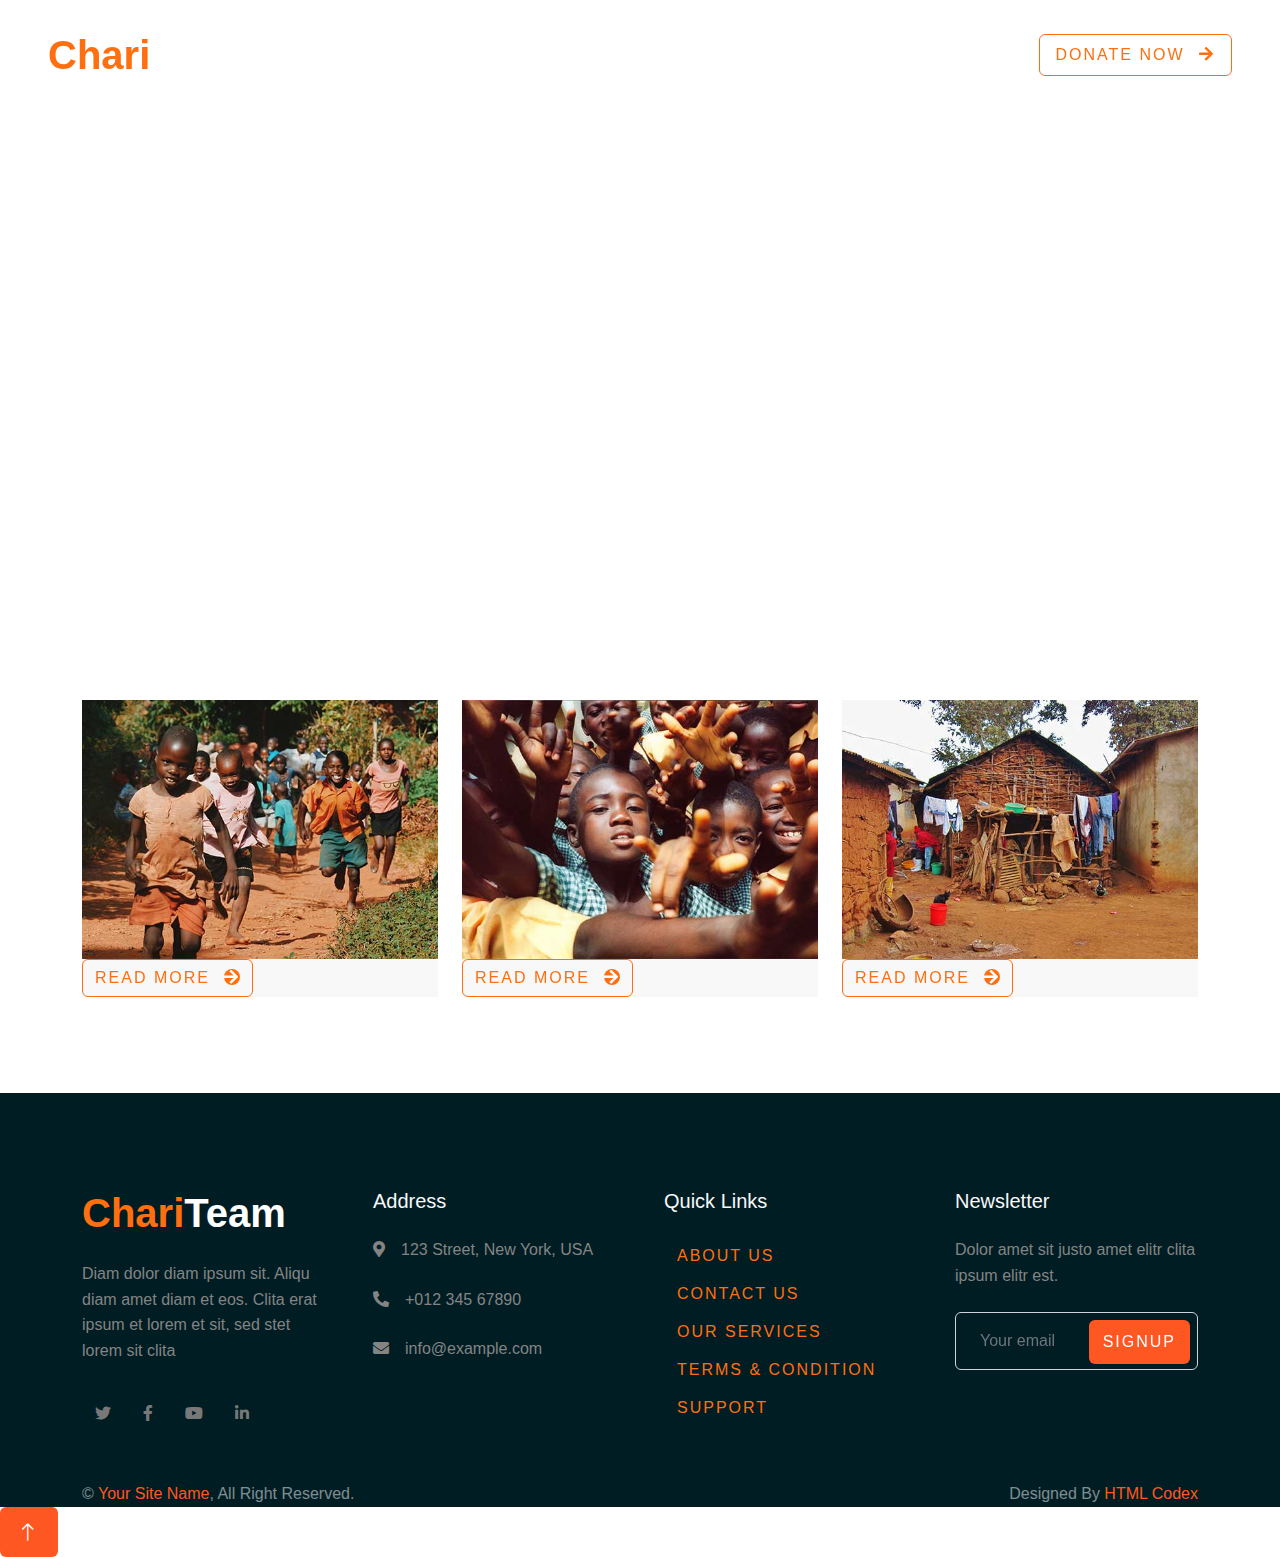
<file: causes.html>
<!DOCTYPE html>
<html lang="en">

<head>
    <meta charset="utf-8">
    <title>ChariTeam - Free Nonprofit Website Template</title>
    <meta content="width=device-width, initial-scale=1.0" name="viewport">
    <meta content="" name="keywords">
    <meta content="" name="description">

    <!-- Favicon -->
    <link href="img/favicon.ico" rel="icon">

    <!-- Google Web Fonts -->
    <link rel="preconnect" href="https://fonts.googleapis.com">
    <link rel="preconnect" href="https://fonts.gstatic.com" crossorigin>
    <link href="https://fonts.googleapis.com/css2?family=Inter:wght@400;500;600&family=Saira:wght@500;600;700&display=swap" rel="stylesheet"> 

    <!-- Icon Font Stylesheet -->
    <link href="https://cdnjs.cloudflare.com/ajax/libs/font-awesome/5.10.0/css/all.min.css" rel="stylesheet">
    <link href="https://cdn.jsdelivr.net/npm/bootstrap-icons@1.4.1/font/bootstrap-icons.css" rel="stylesheet">

    <!-- Libraries Stylesheet -->
    <link href="lib/animate/animate.min.css" rel="stylesheet">
    <link href="lib/owlcarousel/assets/owl.carousel.min.css" rel="stylesheet">

    <!-- Customized Bootstrap Stylesheet -->
    <link href="css/bootstrap.min.css" rel="stylesheet">

    <!-- Template Stylesheet -->
    <link href="css/style.css" rel="stylesheet">
</head>

<body>
    <!-- Spinner Start -->
    <div id="spinner" class="show bg-white position-fixed translate-middle w-100 vh-100 top-50 start-50 d-flex align-items-center justify-content-center">
        <div class="spinner-grow text-primary" role="status"></div>
    </div>
    <!-- Spinner End -->


    <!-- Navbar Start -->
    <div class="container-fluid fixed-top px-0 wow fadeIn" data-wow-delay="0.1s">
        <div class="top-bar text-white-50 row gx-0 align-items-center d-none d-lg-flex">
            <div class="col-lg-6 px-5 text-start">
                <small><i class="fa fa-map-marker-alt me-2"></i>123 Street, New York, USA</small>
                <small class="ms-4"><i class="fa fa-envelope me-2"></i>info@example.com</small>
            </div>
            <div class="col-lg-6 px-5 text-end">
                <small>Follow us:</small>
                <a class="text-white-50 ms-3" href=""><i class="fab fa-facebook-f"></i></a>
                <a class="text-white-50 ms-3" href=""><i class="fab fa-twitter"></i></a>
                <a class="text-white-50 ms-3" href=""><i class="fab fa-linkedin-in"></i></a>
                <a class="text-white-50 ms-3" href=""><i class="fab fa-instagram"></i></a>
            </div>
        </div>

        <nav class="navbar navbar-expand-lg navbar-dark py-lg-0 px-lg-5 wow fadeIn" data-wow-delay="0.1s">
            <a href="index.html" class="navbar-brand ms-4 ms-lg-0">
                <h1 class="fw-bold text-primary m-0">Chari<span class="text-white">Team</span></h1>
            </a>
            <button type="button" class="navbar-toggler me-4" data-bs-toggle="collapse" data-bs-target="#navbarCollapse">
                <span class="navbar-toggler-icon"></span>
            </button>
            <div class="collapse navbar-collapse" id="navbarCollapse">
                <div class="navbar-nav ms-auto p-4 p-lg-0">
                    <a href="index.html" class="nav-item nav-link">Home</a>
                    <a href="about.html" class="nav-item nav-link">About</a>
                    <a href="causes.html" class="nav-item nav-link active">Causes</a>
                    <div class="nav-item dropdown">
                        <a href="#" class="nav-link dropdown-toggle" data-bs-toggle="dropdown">Pages</a>
                        <div class="dropdown-menu m-0">
                            <a href="service.html" class="dropdown-item">Service</a>
                            <a href="donate.html" class="dropdown-item">Donate</a>
                            <a href="team.html" class="dropdown-item">Our Team</a>
                            <a href="testimonial.html" class="dropdown-item">Testimonial</a>
                            <a href="404.html" class="dropdown-item">404 Page</a>
                        </div>
                    </div>
                    <a href="contact.html" class="nav-item nav-link">Contact</a>
                </div>
                <div class="d-none d-lg-flex ms-2">
                    <a class="btn btn-outline-primary py-2 px-3" href="">
                        Donate Now
                        <div class="d-inline-flex btn-sm-square bg-white text-primary rounded-circle ms-2">
                            <i class="fa fa-arrow-right"></i>
                        </div>
                    </a>
                </div>
            </div>
        </nav>
    </div>
    <!-- Navbar End -->


    <!-- Page Header Start -->
    <div class="container-fluid page-header mb-5 wow fadeIn" data-wow-delay="0.1s">
        <div class="container text-center">
            <h1 class="display-4 text-white animated slideInDown mb-4">Causes</h1>
            <nav aria-label="breadcrumb animated slideInDown">
                <ol class="breadcrumb justify-content-center mb-0">
                    <li class="breadcrumb-item"><a class="text-white" href="#">Home</a></li>
                    <li class="breadcrumb-item"><a class="text-white" href="#">Pages</a></li>
                    <li class="breadcrumb-item text-primary active" aria-current="page">Causes</li>
                </ol>
            </nav>
        </div>
    </div>
    <!-- Page Header End -->


    <!-- Causes Start -->
    <div class="container-xxl py-5">
        <div class="container">
            <div class="text-center mx-auto mb-5 wow fadeInUp" data-wow-delay="0.1s" style="max-width: 500px;">
                <div class="d-inline-block rounded-pill bg-secondary text-primary py-1 px-3 mb-3">Feature Causes</div>
                <h1 class="display-6 mb-5">Every Child Deserves The Opportunity To Learn</h1>
            </div>
            <div class="row g-4 justify-content-center">
                <div class="col-lg-4 col-md-6 wow fadeInUp" data-wow-delay="0.1s">
                    <div class="causes-item d-flex flex-column bg-light border-top border-5 border-primary rounded-top overflow-hidden h-100">
                        <div class="text-center p-4 pt-0">
                            <div class="d-inline-block bg-primary text-white rounded-bottom fs-5 pb-1 px-3 mb-4">
                                <small>Education</small>
                            </div>
                            <h5 class="mb-3">Education For African Children</h5>
                            <p>Tempor erat elitr rebum at clita dolor diam ipsum sit diam amet diam et eos</p>
                            <div class="causes-progress bg-white p-3 pt-2">
                                <div class="d-flex justify-content-between">
                                    <p class="text-dark">$10,000 <small class="text-body">Goal</small></p>
                                    <p class="text-dark">$9,542 <small class="text-body">Raised</small></p>
                                </div>
                                <div class="progress">
                                    <div class="progress-bar" role="progressbar" aria-valuenow="90" aria-valuemin="0" aria-valuemax="100">
                                        <span>90%</span>
                                    </div>
                                </div>
                            </div>
                        </div>
                        <div class="position-relative mt-auto">
                            <img class="img-fluid" src="img/courses-1.jpg" alt="">
                            <div class="causes-overlay">
                                <a class="btn btn-outline-primary" href="">
                                    Read More
                                    <div class="d-inline-flex btn-sm-square bg-primary text-white rounded-circle ms-2">
                                        <i class="fa fa-arrow-right"></i>
                                    </div>
                                </a>
                            </div>
                        </div>
                    </div>
                </div>
                <div class="col-lg-4 col-md-6 wow fadeInUp" data-wow-delay="0.3s">
                    <div class="causes-item d-flex flex-column bg-light border-top border-5 border-primary rounded-top overflow-hidden h-100">
                        <div class="text-center p-4 pt-0">
                            <div class="d-inline-block bg-primary text-white rounded-bottom fs-5 pb-1 px-3 mb-4">
                                <small>Pure Water</small>
                            </div>
                            <h5 class="mb-3">Ensure Pure Drinking Water</h5>
                            <p>Tempor erat elitr rebum at clita dolor diam ipsum sit diam amet diam et eos</p>
                            <div class="causes-progress bg-white p-3 pt-2">
                                <div class="d-flex justify-content-between">
                                    <p class="text-dark">$10,000 <small class="text-body">Goal</small></p>
                                    <p class="text-dark">$9,542 <small class="text-body">Raised</small></p>
                                </div>
                                <div class="progress">
                                    <div class="progress-bar" role="progressbar" aria-valuenow="90" aria-valuemin="0" aria-valuemax="100">
                                        <span>90%</span>
                                    </div>
                                </div>
                            </div>
                        </div>
                        <div class="position-relative mt-auto">
                            <img class="img-fluid" src="img/courses-2.jpg" alt="">
                            <div class="causes-overlay">
                                <a class="btn btn-outline-primary" href="">
                                    Read More
                                    <div class="d-inline-flex btn-sm-square bg-primary text-white rounded-circle ms-2">
                                        <i class="fa fa-arrow-right"></i>
                                    </div>
                                </a>
                            </div>
                        </div>
                    </div>
                </div>
                <div class="col-lg-4 col-md-6 wow fadeInUp" data-wow-delay="0.5s">
                    <div class="causes-item d-flex flex-column bg-light border-top border-5 border-primary rounded-top overflow-hidden h-100">
                        <div class="text-center p-4 pt-0">
                            <div class="d-inline-block bg-primary text-white rounded-bottom fs-5 pb-1 px-3 mb-4">
                                <small>Healthy Life</small>
                            </div>
                            <h5 class="mb-3">Ensure Medical Treatment</h5>
                            <p>Tempor erat elitr rebum at clita dolor diam ipsum sit diam amet diam et eos</p>
                            <div class="causes-progress bg-white p-3 pt-2">
                                <div class="d-flex justify-content-between">
                                    <p class="text-dark">$10,000 <small class="text-body">Goal</small></p>
                                    <p class="text-dark">$9,542 <small class="text-body">Raised</small></p>
                                </div>
                                <div class="progress">
                                    <div class="progress-bar" role="progressbar" aria-valuenow="90" aria-valuemin="0" aria-valuemax="100">
                                        <span>90%</span>
                                    </div>
                                </div>
                            </div>
                        </div>
                        <div class="position-relative mt-auto">
                            <img class="img-fluid" src="img/courses-3.jpg" alt="">
                            <div class="causes-overlay">
                                <a class="btn btn-outline-primary" href="">
                                    Read More
                                    <div class="d-inline-flex btn-sm-square bg-primary text-white rounded-circle ms-2">
                                        <i class="fa fa-arrow-right"></i>
                                    </div>
                                </a>
                            </div>
                        </div>
                    </div>
                </div>
            </div>
        </div>
    </div>
    <!-- Causes End -->
        

    <!-- Footer Start -->
    <div class="container-fluid bg-dark text-white-50 footer mt-5 pt-5 wow fadeIn" data-wow-delay="0.1s">
        <div class="container py-5">
            <div class="row g-5">
                <div class="col-lg-3 col-md-6">
                    <h1 class="fw-bold text-primary mb-4">Chari<span class="text-white">Team</span></h1>
                    <p>Diam dolor diam ipsum sit. Aliqu diam amet diam et eos. Clita erat ipsum et lorem et sit, sed stet lorem sit clita</p>
                    <div class="d-flex pt-2">
                        <a class="btn btn-square me-1" href=""><i class="fab fa-twitter"></i></a>
                        <a class="btn btn-square me-1" href=""><i class="fab fa-facebook-f"></i></a>
                        <a class="btn btn-square me-1" href=""><i class="fab fa-youtube"></i></a>
                        <a class="btn btn-square me-0" href=""><i class="fab fa-linkedin-in"></i></a>
                    </div>
                </div>
                <div class="col-lg-3 col-md-6">
                    <h5 class="text-light mb-4">Address</h5>
                    <p><i class="fa fa-map-marker-alt me-3"></i>123 Street, New York, USA</p>
                    <p><i class="fa fa-phone-alt me-3"></i>+012 345 67890</p>
                    <p><i class="fa fa-envelope me-3"></i>info@example.com</p>
                </div>
                <div class="col-lg-3 col-md-6">
                    <h5 class="text-light mb-4">Quick Links</h5>
                    <a class="btn btn-link" href="">About Us</a>
                    <a class="btn btn-link" href="">Contact Us</a>
                    <a class="btn btn-link" href="">Our Services</a>
                    <a class="btn btn-link" href="">Terms & Condition</a>
                    <a class="btn btn-link" href="">Support</a>
                </div>
                <div class="col-lg-3 col-md-6">
                    <h5 class="text-light mb-4">Newsletter</h5>
                    <p>Dolor amet sit justo amet elitr clita ipsum elitr est.</p>
                    <div class="position-relative mx-auto" style="max-width: 400px;">
                        <input class="form-control bg-transparent w-100 py-3 ps-4 pe-5" type="text" placeholder="Your email">
                        <button type="button" class="btn btn-primary py-2 position-absolute top-0 end-0 mt-2 me-2">SignUp</button>
                    </div>
                </div>
            </div>
        </div>
        <div class="container-fluid copyright">
            <div class="container">
                <div class="row">
                    <div class="col-md-6 text-center text-md-start mb-3 mb-md-0">
                        &copy; <a href="#">Your Site Name</a>, All Right Reserved.
                    </div>
                    <div class="col-md-6 text-center text-md-end">
                        <!--/*** This template is free as long as you keep the footer author’s credit link/attribution link/backlink. If you'd like to use the template without the footer author’s credit link/attribution link/backlink, you can purchase the Credit Removal License from "https://htmlcodex.com/credit-removal". Thank you for your support. ***/-->
                        Designed By <a href="https://htmlcodex.com">HTML Codex</a>
                    </div>
                </div>
            </div>
        </div>
    </div>
    <!-- Footer End -->


    <!-- Back to Top -->
    <a href="#" class="btn btn-lg btn-primary btn-lg-square back-to-top"><i class="bi bi-arrow-up"></i></a>


    <!-- JavaScript Libraries -->
    <script src="https://code.jquery.com/jquery-3.4.1.min.js"></script>
    <script src="https://cdn.jsdelivr.net/npm/bootstrap@5.0.0/dist/js/bootstrap.bundle.min.js"></script>
    <script src="lib/wow/wow.min.js"></script>
    <script src="lib/easing/easing.min.js"></script>
    <script src="lib/waypoints/waypoints.min.js"></script>
    <script src="lib/owlcarousel/owl.carousel.min.js"></script>
    <script src="lib/parallax/parallax.min.js"></script>

    <!-- Template Javascript -->
    <script src="js/main.js"></script>
</body>

</html>
</file>
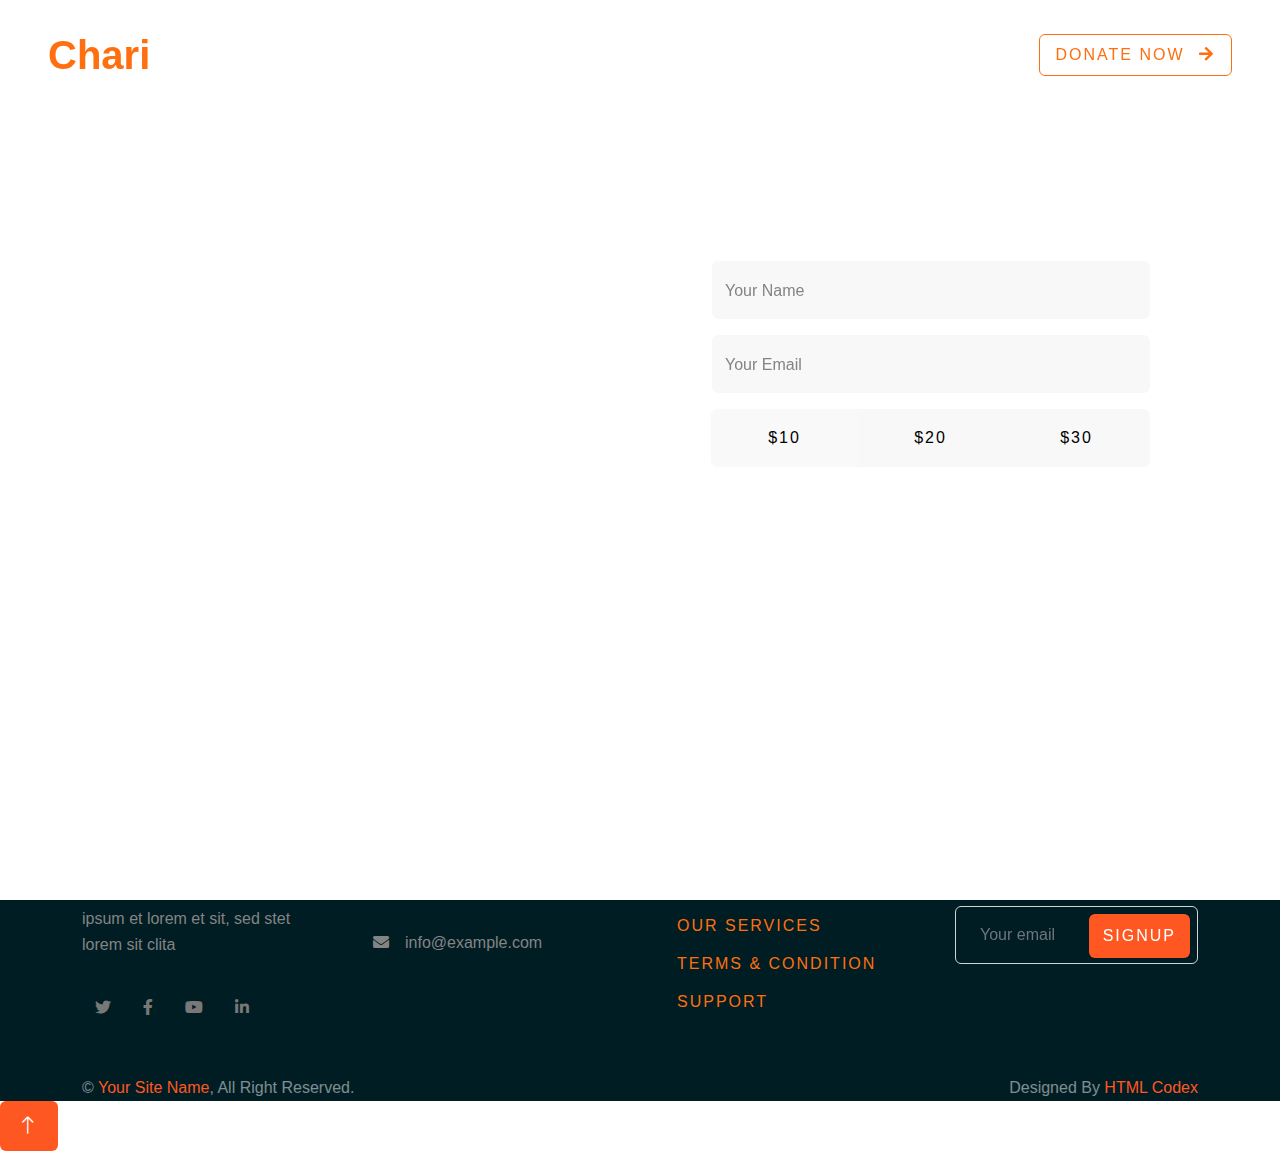
<file: donate.html>
<!DOCTYPE html>
<html lang="en">

<head>
    <meta charset="utf-8">
    <title>ChariTeam - Free Nonprofit Website Template</title>
    <meta content="width=device-width, initial-scale=1.0" name="viewport">
    <meta content="" name="keywords">
    <meta content="" name="description">

    <!-- Favicon -->
    <link href="img/favicon.ico" rel="icon">

    <!-- Google Web Fonts -->
    <link rel="preconnect" href="https://fonts.googleapis.com">
    <link rel="preconnect" href="https://fonts.gstatic.com" crossorigin>
    <link href="https://fonts.googleapis.com/css2?family=Inter:wght@400;500;600&family=Saira:wght@500;600;700&display=swap" rel="stylesheet"> 

    <!-- Icon Font Stylesheet -->
    <link href="https://cdnjs.cloudflare.com/ajax/libs/font-awesome/5.10.0/css/all.min.css" rel="stylesheet">
    <link href="https://cdn.jsdelivr.net/npm/bootstrap-icons@1.4.1/font/bootstrap-icons.css" rel="stylesheet">

    <!-- Libraries Stylesheet -->
    <link href="lib/animate/animate.min.css" rel="stylesheet">
    <link href="lib/owlcarousel/assets/owl.carousel.min.css" rel="stylesheet">

    <!-- Customized Bootstrap Stylesheet -->
    <link href="css/bootstrap.min.css" rel="stylesheet">

    <!-- Template Stylesheet -->
    <link href="css/style.css" rel="stylesheet">
</head>

<body>
    <!-- Spinner Start -->
    <div id="spinner" class="show bg-white position-fixed translate-middle w-100 vh-100 top-50 start-50 d-flex align-items-center justify-content-center">
        <div class="spinner-grow text-primary" role="status"></div>
    </div>
    <!-- Spinner End -->


    <!-- Navbar Start -->
    <div class="container-fluid fixed-top px-0 wow fadeIn" data-wow-delay="0.1s">
        <div class="top-bar text-white-50 row gx-0 align-items-center d-none d-lg-flex">
            <div class="col-lg-6 px-5 text-start">
                <small><i class="fa fa-map-marker-alt me-2"></i>123 Street, New York, USA</small>
                <small class="ms-4"><i class="fa fa-envelope me-2"></i>info@example.com</small>
            </div>
            <div class="col-lg-6 px-5 text-end">
                <small>Follow us:</small>
                <a class="text-white-50 ms-3" href=""><i class="fab fa-facebook-f"></i></a>
                <a class="text-white-50 ms-3" href=""><i class="fab fa-twitter"></i></a>
                <a class="text-white-50 ms-3" href=""><i class="fab fa-linkedin-in"></i></a>
                <a class="text-white-50 ms-3" href=""><i class="fab fa-instagram"></i></a>
            </div>
        </div>

        <nav class="navbar navbar-expand-lg navbar-dark py-lg-0 px-lg-5 wow fadeIn" data-wow-delay="0.1s">
            <a href="index.html" class="navbar-brand ms-4 ms-lg-0">
                <h1 class="fw-bold text-primary m-0">Chari<span class="text-white">Team</span></h1>
            </a>
            <button type="button" class="navbar-toggler me-4" data-bs-toggle="collapse" data-bs-target="#navbarCollapse">
                <span class="navbar-toggler-icon"></span>
            </button>
            <div class="collapse navbar-collapse" id="navbarCollapse">
                <div class="navbar-nav ms-auto p-4 p-lg-0">
                    <a href="index.html" class="nav-item nav-link">Home</a>
                    <a href="about.html" class="nav-item nav-link">About</a>
                    <a href="causes.html" class="nav-item nav-link">Causes</a>
                    <div class="nav-item dropdown">
                        <a href="#" class="nav-link dropdown-toggle active" data-bs-toggle="dropdown">Pages</a>
                        <div class="dropdown-menu m-0">
                            <a href="service.html" class="dropdown-item">Service</a>
                            <a href="donate.html" class="dropdown-item active">Donate</a>
                            <a href="team.html" class="dropdown-item">Our Team</a>
                            <a href="testimonial.html" class="dropdown-item">Testimonial</a>
                            <a href="404.html" class="dropdown-item">404 Page</a>
                        </div>
                    </div>
                    <a href="contact.html" class="nav-item nav-link">Contact</a>
                </div>
                <div class="d-none d-lg-flex ms-2">
                    <a class="btn btn-outline-primary py-2 px-3" href="">
                        Donate Now
                        <div class="d-inline-flex btn-sm-square bg-white text-primary rounded-circle ms-2">
                            <i class="fa fa-arrow-right"></i>
                        </div>
                    </a>
                </div>
            </div>
        </nav>
    </div>
    <!-- Navbar End -->


    <!-- Page Header Start -->
    <div class="container-fluid page-header mb-5 wow fadeIn" data-wow-delay="0.1s">
        <div class="container text-center">
            <h1 class="display-4 text-white animated slideInDown mb-4">Donate</h1>
            <nav aria-label="breadcrumb animated slideInDown">
                <ol class="breadcrumb justify-content-center mb-0">
                    <li class="breadcrumb-item"><a class="text-white" href="#">Home</a></li>
                    <li class="breadcrumb-item"><a class="text-white" href="#">Pages</a></li>
                    <li class="breadcrumb-item text-primary active" aria-current="page">Donate</li>
                </ol>
            </nav>
        </div>
    </div>
    <!-- Page Header End -->


    <!-- Donate Start -->
    <div class="container-fluid py-5">
        <div class="container">
            <div class="row g-5 align-items-center">
                <div class="col-lg-6 wow fadeIn" data-wow-delay="0.1s">
                    <div class="d-inline-block rounded-pill bg-secondary text-primary py-1 px-3 mb-3">Donate Now</div>
                    <h1 class="display-6 mb-5">Thanks For The Results Achieved With You</h1>
                    <p class="mb-0">Tempor erat elitr rebum at clita. Diam dolor diam ipsum sit. Aliqu diam amet diam et eos. Clita erat ipsum et lorem et sit, sed stet lorem sit clita duo justo magna dolore erat amet</p>
                </div>
                <div class="col-lg-6 wow fadeIn" data-wow-delay="0.5s">
                    <div class="h-100 bg-secondary p-5">
                        <form>
                            <div class="row g-3">
                                <div class="col-12">
                                    <div class="form-floating">
                                        <input type="text" class="form-control bg-light border-0" id="name" placeholder="Your Name">
                                        <label for="name">Your Name</label>
                                    </div>
                                </div>
                                <div class="col-12">
                                    <div class="form-floating">
                                        <input type="email" class="form-control bg-light border-0" id="email" placeholder="Your Email">
                                        <label for="email">Your Email</label>
                                    </div>
                                </div>
                                <div class="col-12">
                                    <div class="btn-group d-flex justify-content-around">
                                        <input type="radio" class="btn-check" name="btnradio" id="btnradio1" checked>
                                        <label class="btn btn-light py-3" for="btnradio1">$10</label>

                                        <input type="radio" class="btn-check" name="btnradio" id="btnradio2">
                                        <label class="btn btn-light py-3" for="btnradio2">$20</label>

                                        <input type="radio" class="btn-check" name="btnradio" id="btnradio3">
                                        <label class="btn btn-light py-3" for="btnradio3">$30</label>
                                    </div>
                                </div>
                                <div class="col-12">
                                    <button class="btn btn-primary px-5" style="height: 60px;">
                                        Donate Now
                                        <div class="d-inline-flex btn-sm-square bg-white text-primary rounded-circle ms-2">
                                            <i class="fa fa-arrow-right"></i>
                                        </div>
                                    </button>
                                </div>
                            </div>
                        </form>
                    </div>
                </div>
            </div>
        </div>
    </div>
    <!-- Donate End -->
        

    <!-- Footer Start -->
    <div class="container-fluid bg-dark text-white-50 footer mt-5 pt-5 wow fadeIn" data-wow-delay="0.1s">
        <div class="container py-5">
            <div class="row g-5">
                <div class="col-lg-3 col-md-6">
                    <h1 class="fw-bold text-primary mb-4">Chari<span class="text-white">Team</span></h1>
                    <p>Diam dolor diam ipsum sit. Aliqu diam amet diam et eos. Clita erat ipsum et lorem et sit, sed stet lorem sit clita</p>
                    <div class="d-flex pt-2">
                        <a class="btn btn-square me-1" href=""><i class="fab fa-twitter"></i></a>
                        <a class="btn btn-square me-1" href=""><i class="fab fa-facebook-f"></i></a>
                        <a class="btn btn-square me-1" href=""><i class="fab fa-youtube"></i></a>
                        <a class="btn btn-square me-0" href=""><i class="fab fa-linkedin-in"></i></a>
                    </div>
                </div>
                <div class="col-lg-3 col-md-6">
                    <h5 class="text-light mb-4">Address</h5>
                    <p><i class="fa fa-map-marker-alt me-3"></i>123 Street, New York, USA</p>
                    <p><i class="fa fa-phone-alt me-3"></i>+012 345 67890</p>
                    <p><i class="fa fa-envelope me-3"></i>info@example.com</p>
                </div>
                <div class="col-lg-3 col-md-6">
                    <h5 class="text-light mb-4">Quick Links</h5>
                    <a class="btn btn-link" href="">About Us</a>
                    <a class="btn btn-link" href="">Contact Us</a>
                    <a class="btn btn-link" href="">Our Services</a>
                    <a class="btn btn-link" href="">Terms & Condition</a>
                    <a class="btn btn-link" href="">Support</a>
                </div>
                <div class="col-lg-3 col-md-6">
                    <h5 class="text-light mb-4">Newsletter</h5>
                    <p>Dolor amet sit justo amet elitr clita ipsum elitr est.</p>
                    <div class="position-relative mx-auto" style="max-width: 400px;">
                        <input class="form-control bg-transparent w-100 py-3 ps-4 pe-5" type="text" placeholder="Your email">
                        <button type="button" class="btn btn-primary py-2 position-absolute top-0 end-0 mt-2 me-2">SignUp</button>
                    </div>
                </div>
            </div>
        </div>
        <div class="container-fluid copyright">
            <div class="container">
                <div class="row">
                    <div class="col-md-6 text-center text-md-start mb-3 mb-md-0">
                        &copy; <a href="#">Your Site Name</a>, All Right Reserved.
                    </div>
                    <div class="col-md-6 text-center text-md-end">
                        <!--/*** This template is free as long as you keep the footer author’s credit link/attribution link/backlink. If you'd like to use the template without the footer author’s credit link/attribution link/backlink, you can purchase the Credit Removal License from "https://htmlcodex.com/credit-removal". Thank you for your support. ***/-->
                        Designed By <a href="https://htmlcodex.com">HTML Codex</a>
                    </div>
                </div>
            </div>
        </div>
    </div>
    <!-- Footer End -->


    <!-- Back to Top -->
    <a href="#" class="btn btn-lg btn-primary btn-lg-square back-to-top"><i class="bi bi-arrow-up"></i></a>


    <!-- JavaScript Libraries -->
    <script src="https://code.jquery.com/jquery-3.4.1.min.js"></script>
    <script src="https://cdn.jsdelivr.net/npm/bootstrap@5.0.0/dist/js/bootstrap.bundle.min.js"></script>
    <script src="lib/wow/wow.min.js"></script>
    <script src="lib/easing/easing.min.js"></script>
    <script src="lib/waypoints/waypoints.min.js"></script>
    <script src="lib/owlcarousel/owl.carousel.min.js"></script>
    <script src="lib/parallax/parallax.min.js"></script>

    <!-- Template Javascript -->
    <script src="js/main.js"></script>
</body>

</html>
</file>
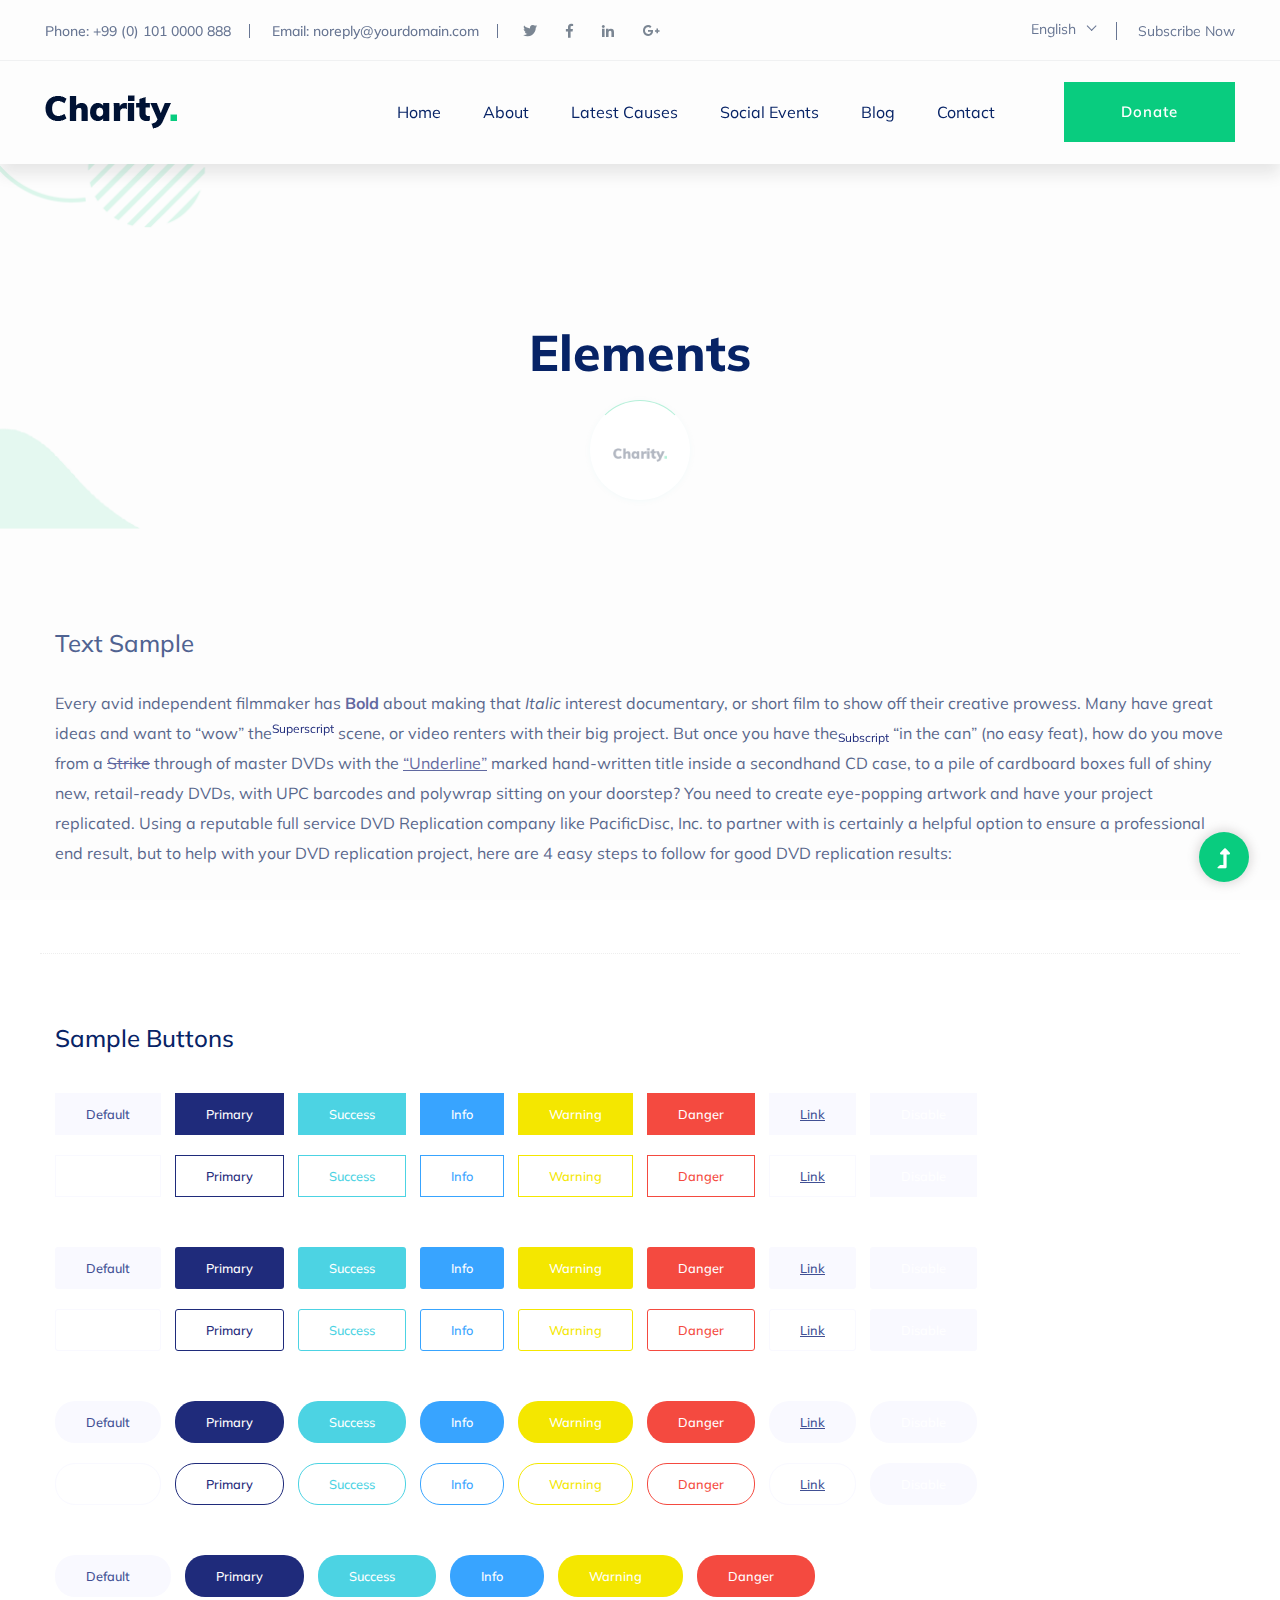
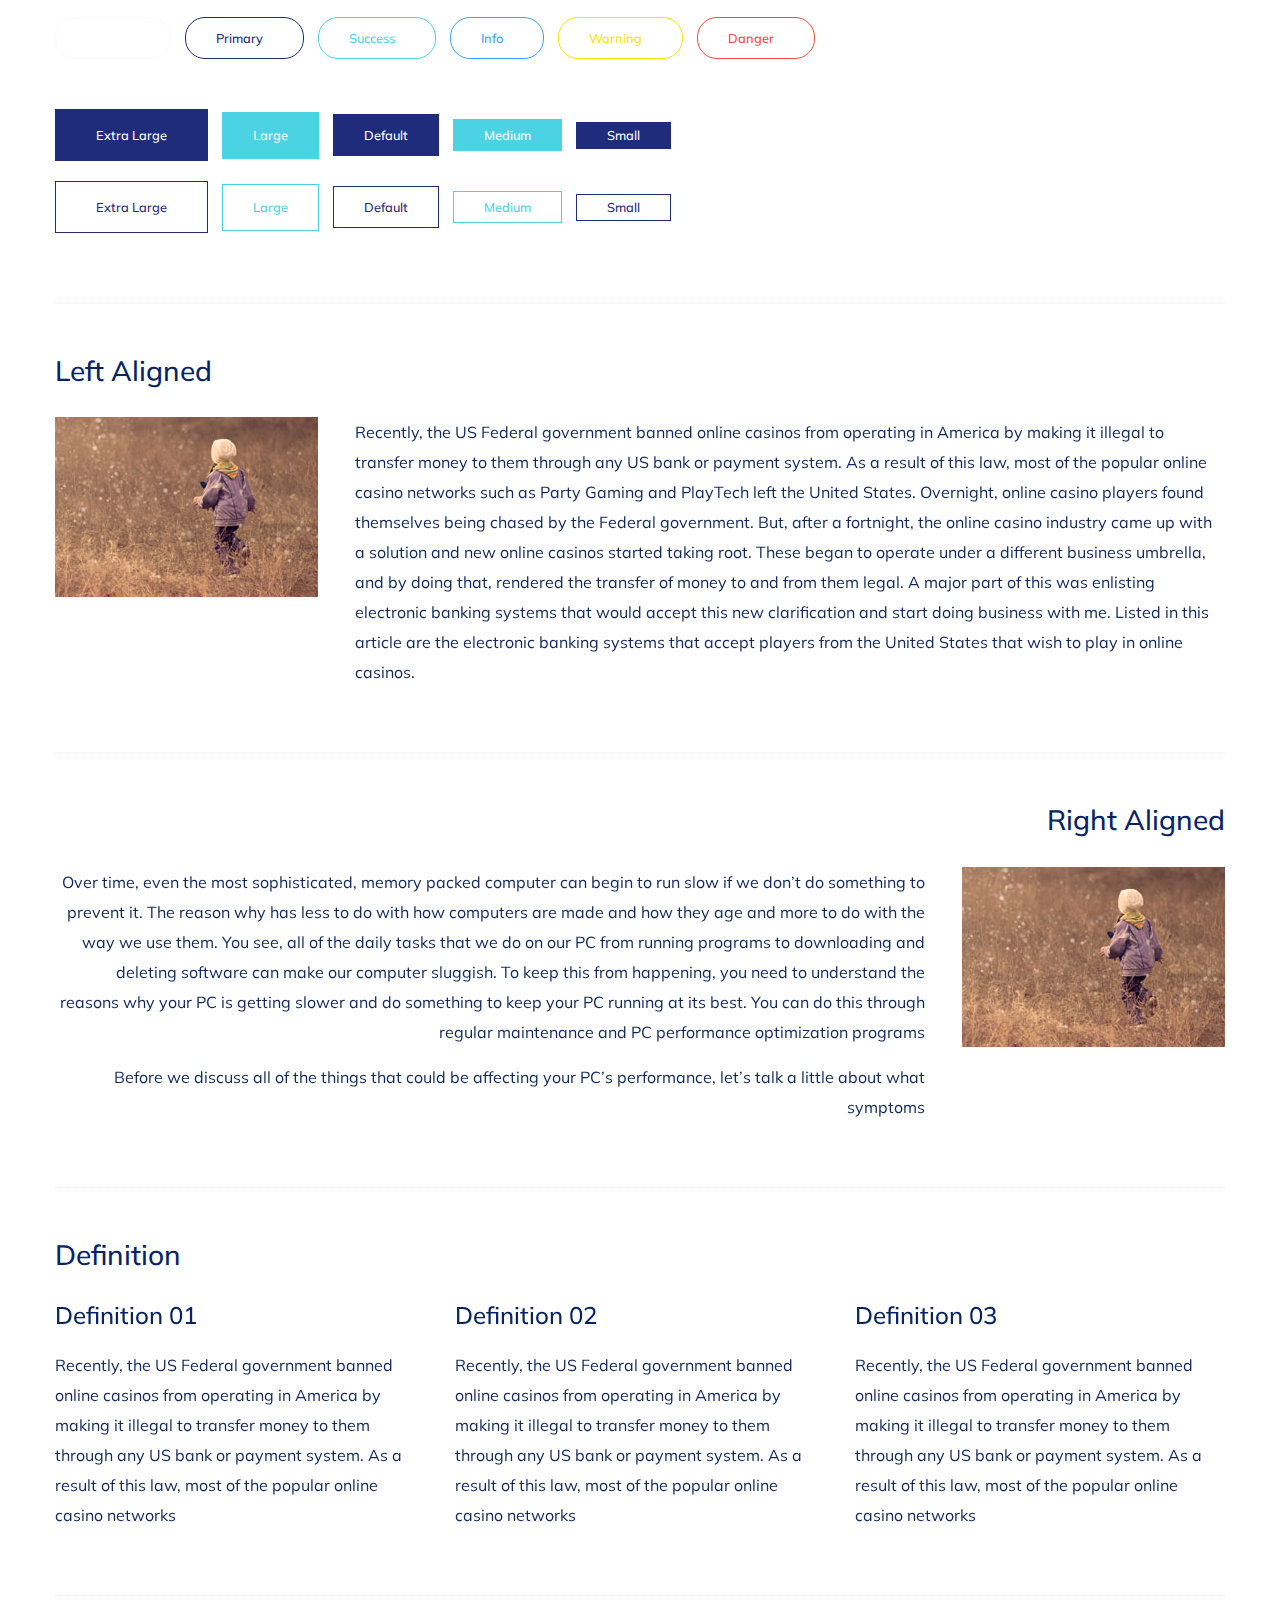
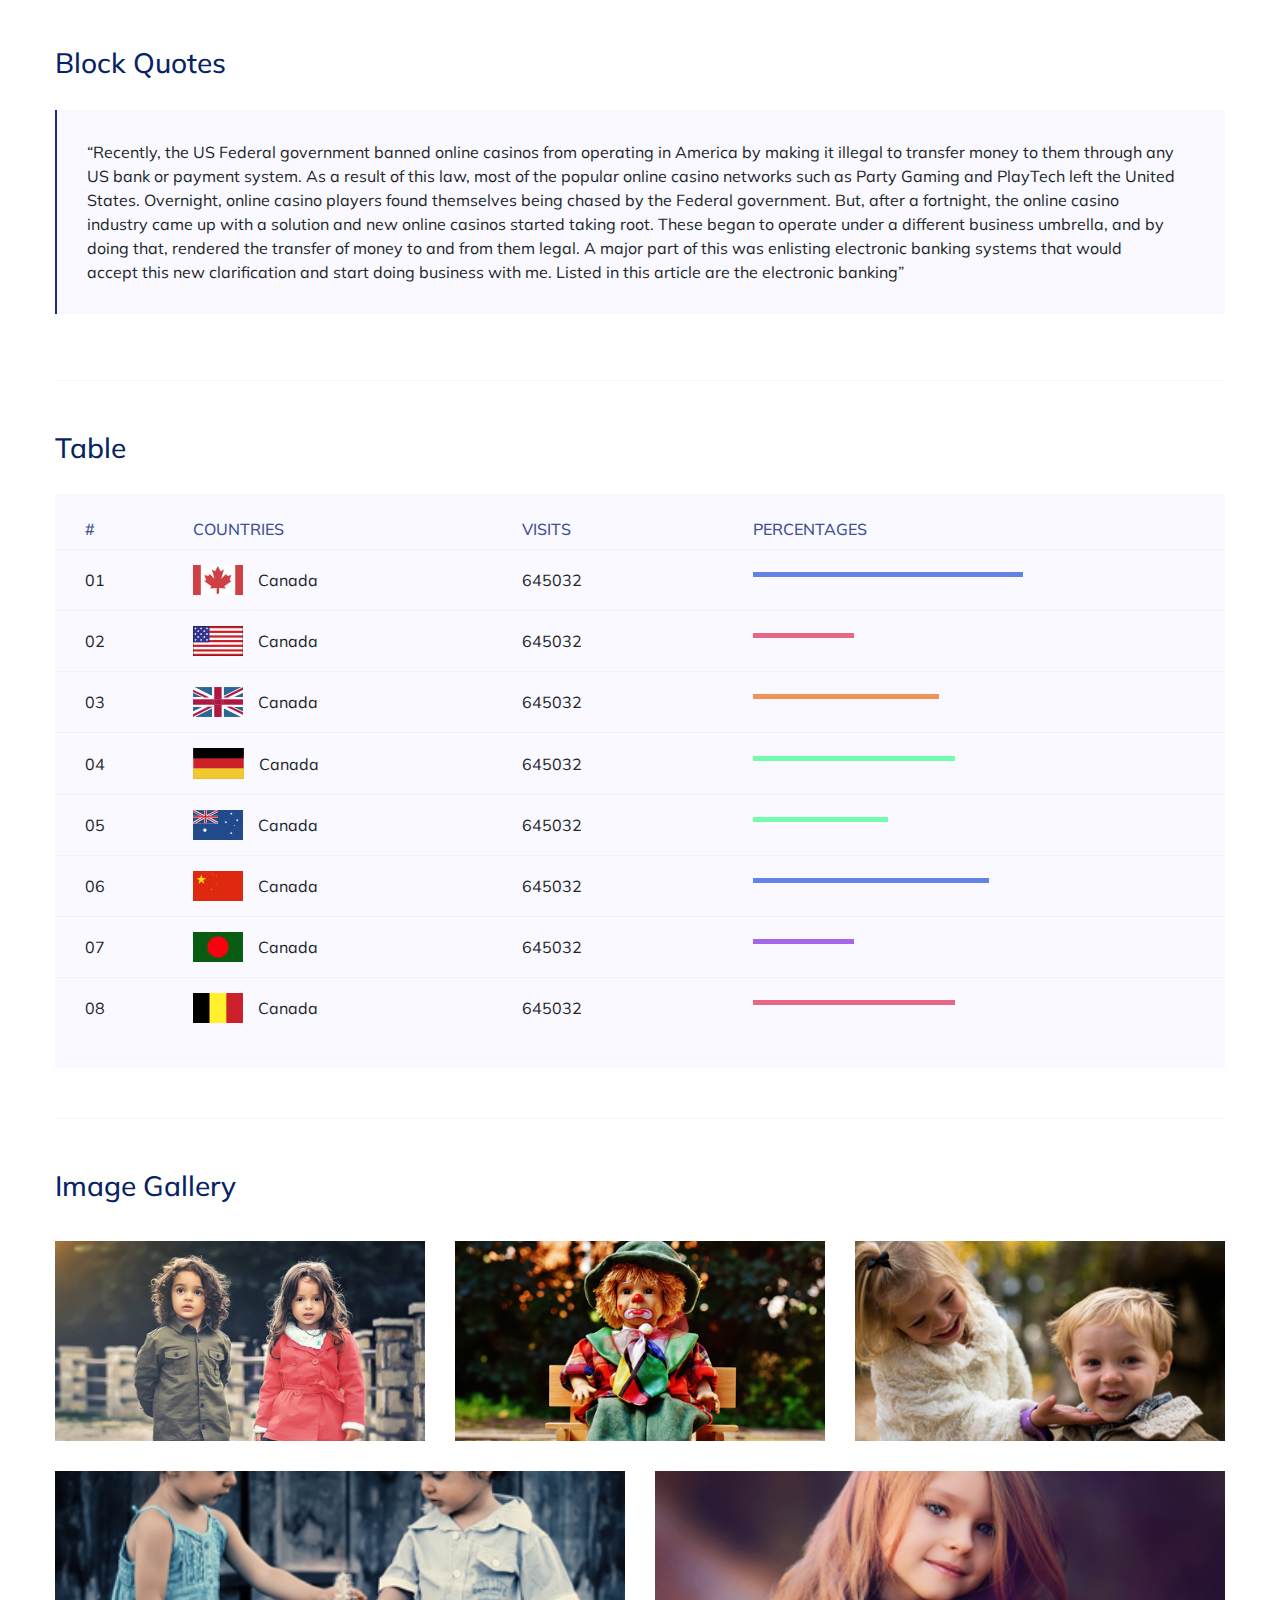
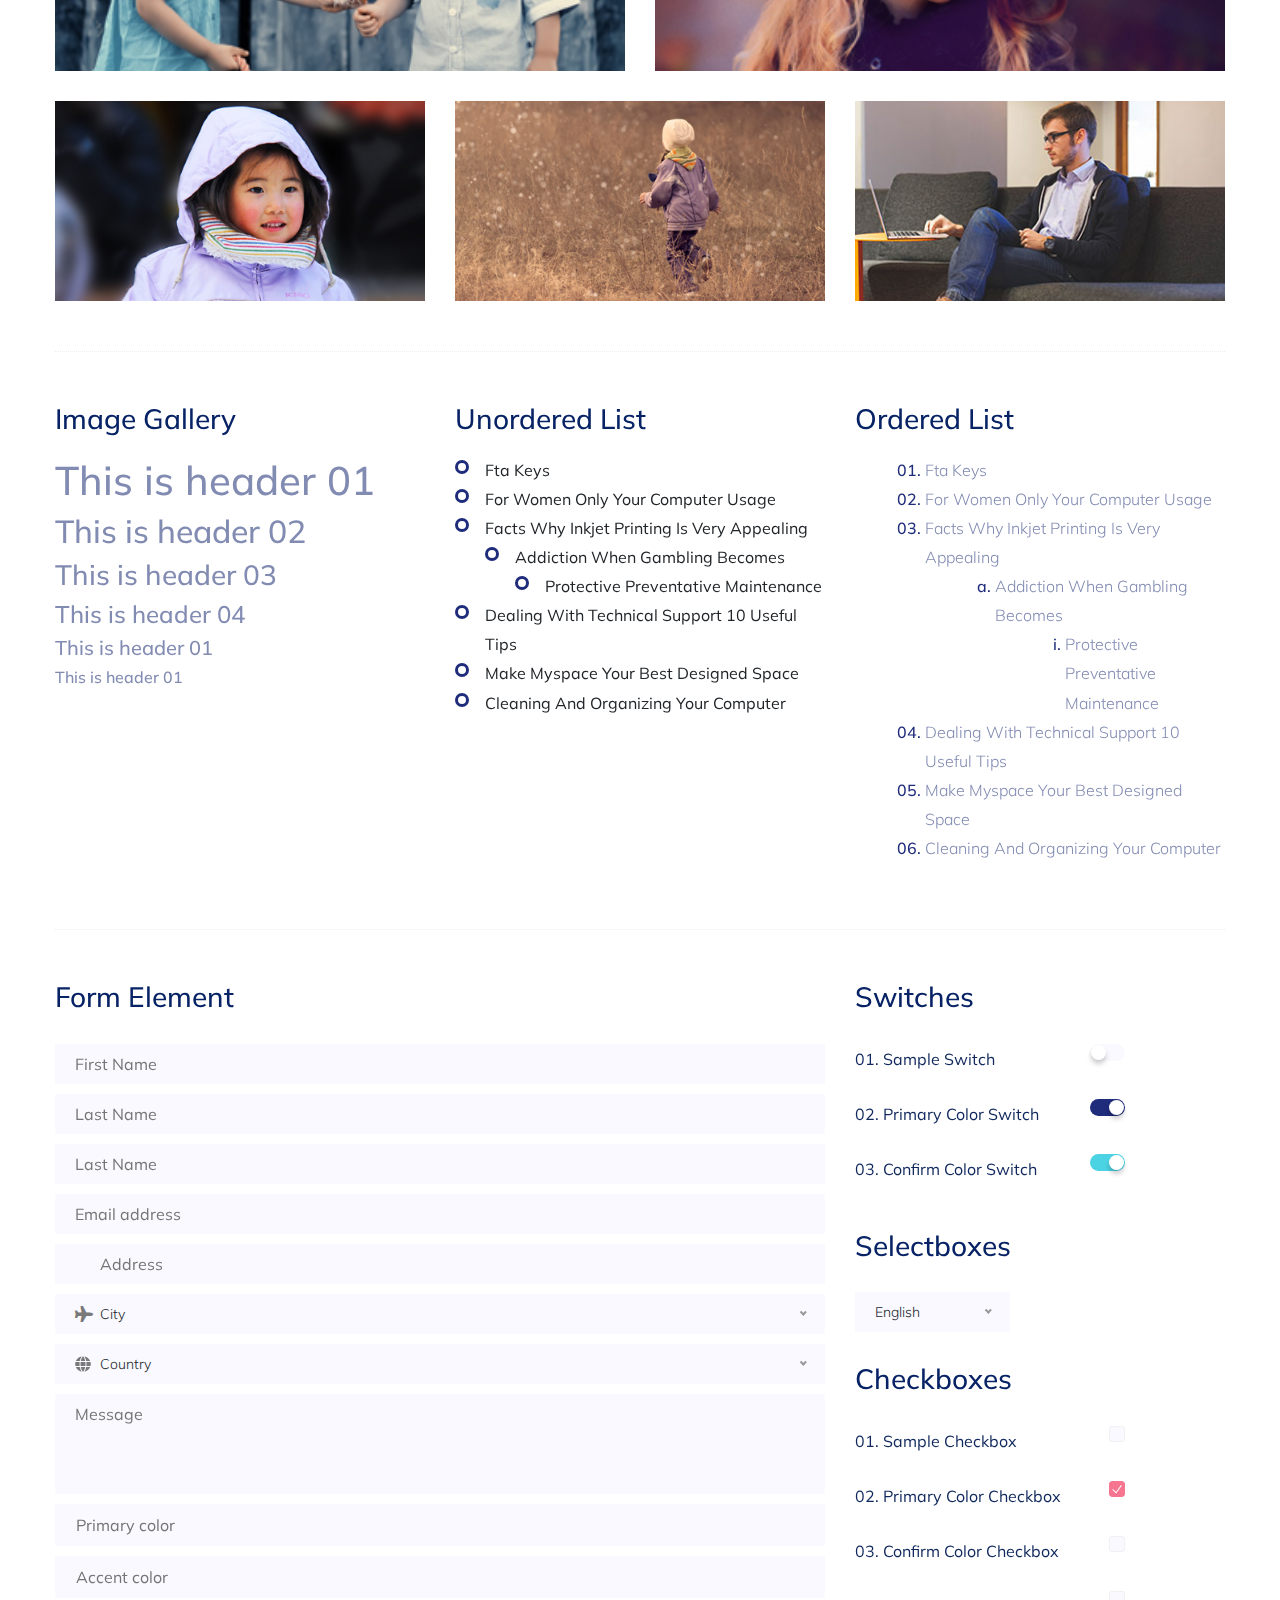
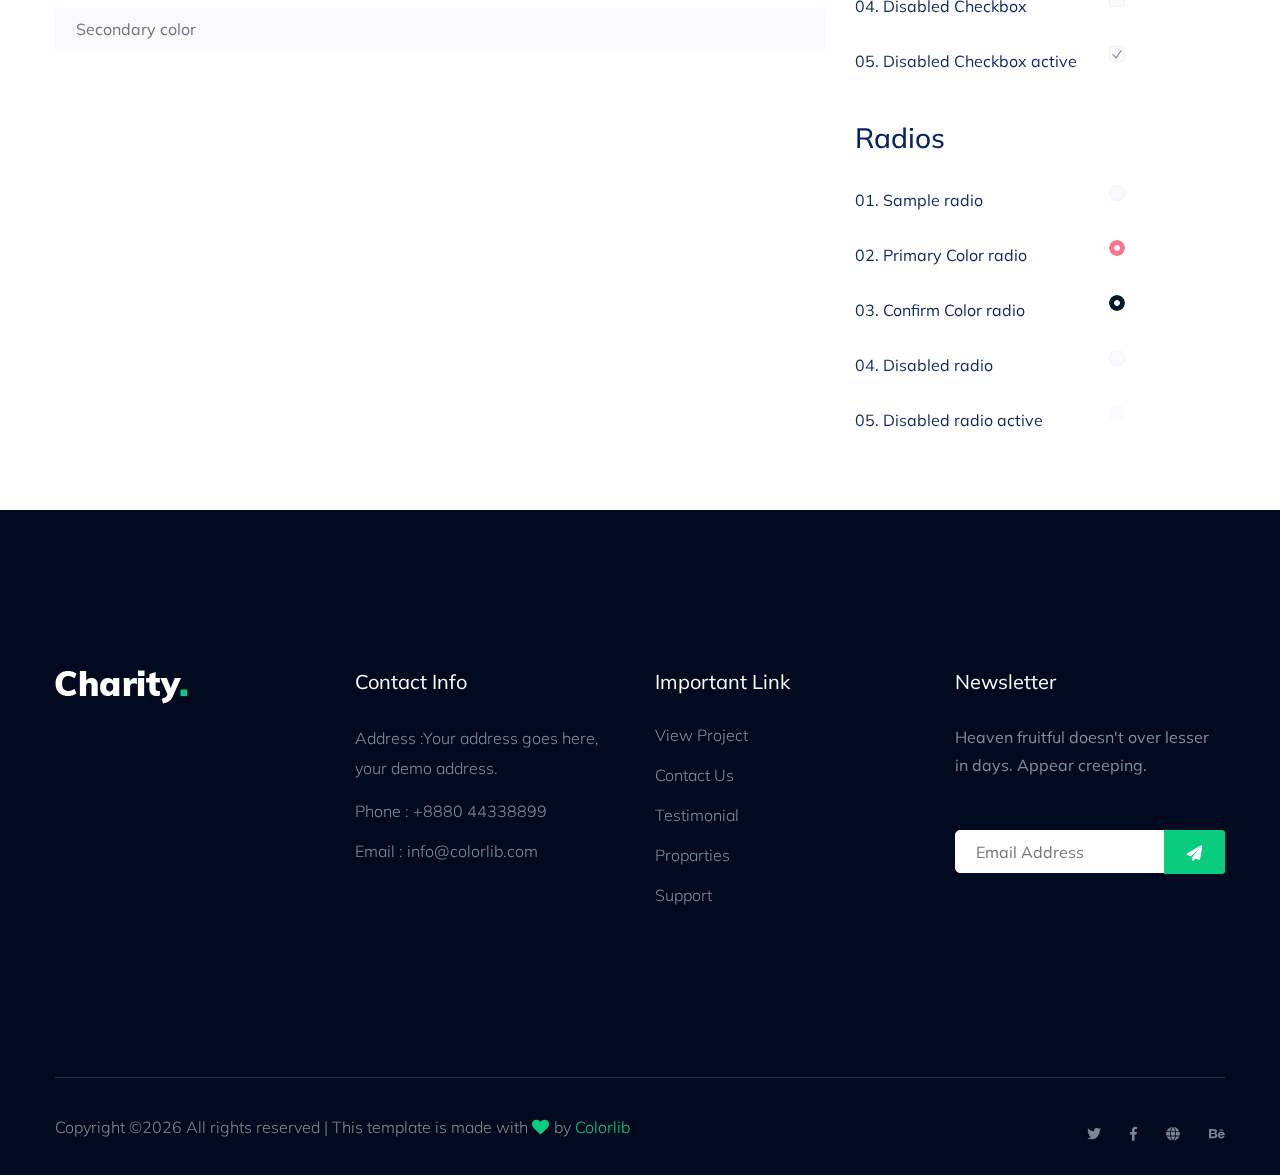
<file: elements.html>
<!doctype html>
<html class="no-js" lang="zxx">
<head>
	<meta charset="utf-8">
	<meta http-equiv="x-ua-compatible" content="ie=edge">
	<title> Charity | Teamplate</title>
	<meta name="description" content="">
	<meta name="viewport" content="width=device-width, initial-scale=1">
	<link rel="shortcut icon" type="image/x-icon" href="assets/img/favicon.ico">

 	<!-- CSS here -->
	<link rel="stylesheet" href="assets/css/bootstrap.min.css">
	<link rel="stylesheet" href="assets/css/owl.carousel.min.css">
	<link rel="stylesheet" href="assets/css/slicknav.css">
	<link rel="stylesheet" href="assets/css/animate.min.css">
	<link rel="stylesheet" href="assets/css/hamburgers.min.css">
	<link rel="stylesheet" href="assets/css/magnific-popup.css">
	<link rel="stylesheet" href="assets/css/fontawesome-all.min.css">
	<link rel="stylesheet" href="assets/css/themify-icons.css">
	<link rel="stylesheet" href="assets/css/slick.css">
	<link rel="stylesheet" href="assets/css/nice-select.css">
	<link rel="stylesheet" href="assets/css/style.css">
</head>
<body>
    <!--? Preloader Start -->
    <div id="preloader-active">
        <div class="preloader d-flex align-items-center justify-content-center">
            <div class="preloader-inner position-relative">
                <div class="preloader-circle"></div>
                <div class="preloader-img pere-text">
                    <img src="assets/img/logo/loder.png" alt="">
                </div>
            </div>
        </div>
    </div>
    <!-- Preloader Start -->
    <header>
        <!-- Header Start -->
        <div class="header-area">
            <div class="main-header ">
                <div class="header-top d-none d-lg-block">
                    <div class="container-fluid">
                        <div class="col-xl-12">
                            <div class="row d-flex justify-content-between align-items-center">
                                <div class="header-info-left d-flex">
                                    <ul>     
                                        <li>Phone: +99 (0) 101 0000 888</li>
                                        <li>Email: noreply@yourdomain.com</li>
                                    </ul>
                                    <div class="header-social">    
                                        <ul>
                                            <li><a href="#"><i class="fab fa-twitter"></i></a></li>
                                            <li><a  href="https://www.facebook.com/sai4ull"><i class="fab fa-facebook-f"></i></a></li>
                                            <li><a href="#"><i class="fab fa-linkedin-in"></i></a></li>
                                            <li> <a href="#"><i class="fab fa-google-plus-g"></i></a></li>
                                        </ul>
                                    </div>
                                </div>
                                <div class="header-info-right d-flex align-items-center">
                                    <div class="select-this">
                                        <form action="#">
                                            <div class="select-itms">
                                                <select name="select" id="select1">
                                                    <option value="">English</option>
                                                    <option value="">Bangla</option>
                                                    <option value="">Arabic</option>
                                                    <option value="">Hindi</option>
                                                </select>
                                            </div>
                                        </form>
                                    </div>
                                    <ul class="contact-now">     
                                        <li><a href="#">Subscribe Now</a></li>
                                    </ul>
                                </div>
                            </div>
                        </div>
                    </div>
                </div>
                <div class="header-bottom  header-sticky">
                    <div class="container-fluid">
                        <div class="row align-items-center">
                            <!-- Logo -->
                            <div class="col-xl-2 col-lg-2">
                                <div class="logo">
                                    <a href="index.html"><img src="assets/img/logo/logo.png" alt=""></a>
                                </div>
                            </div>
                            <div class="col-xl-10 col-lg-10">
                                <div class="menu-wrapper  d-flex align-items-center justify-content-end">
                                    <!-- Main-menu -->
                                    <div class="main-menu d-none d-lg-block">
                                        <nav>
                                            <ul id="navigation">                                                                                          
                                                <li><a href="index.html">Home</a></li>
                                                <li><a href="about.html">About</a></li>
                                                <li><a href="program.html">latest causes</a></li>
                                                <li><a href="events.html">social events </a></li>
                                                <li><a href="blog.html">Blog</a>
                                                    <ul class="submenu">
                                                        <li><a href="blog.html">Blog</a></li>
                                                        <li><a href="blog_details.html">Blog Details</a></li>
                                                        <li><a href="elements.html">Element</a></li>
                                                    </ul>
                                                </li>
                                                <li><a href="contact.html">Contact</a></li>
                                            </ul>
                                        </nav>
                                    </div>
                                    <!-- Header-btn -->
                                    <div class="header-right-btn d-none d-lg-block ml-20">
                                        <a href="contact.html" class="btn header-btn">Donate</a>
                                    </div>
                                </div>
                            </div> 
                            <!-- Mobile Menu -->
                            <div class="col-12">
                                <div class="mobile_menu d-block d-lg-none"></div>
                            </div>
                        </div>
                    </div>
                </div>
            </div>
        </div>
        <!-- Header End -->
    </header>
	<main>
        <!--? Hero Start -->
        <div class="slider-area2">
            <div class="slider-height2 d-flex align-items-center">
                <div class="container">
                    <div class="row">
                        <div class="col-xl-12">
                            <div class="hero-cap hero-cap2 pt-20 text-center">
                                <h2>Elements</h2>
                            </div>
                        </div>
                    </div>
                </div>
            </div>
        </div>
        <!-- Hero End -->
		<!--? Start Sample Area -->
		<section class="sample-text-area">
			<div class="container box_1170">
				<h3 class="text-heading">Text Sample</h3>
				<p class="sample-text">
					Every avid independent filmmaker has <b>Bold</b> about making that <i>Italic</i> interest documentary,
					or short
					film to show off their creative prowess. Many have great ideas and want to “wow”
					the<sup>Superscript</sup> scene,
					or video renters with their big project. But once you have the<sub>Subscript</sub> “in the can” (no easy
					feat), how
					do you move from a <del>Strike</del> through of master DVDs with the <u>“Underline”</u> marked
					hand-written title
					inside a secondhand CD case, to a pile of cardboard boxes full of shiny new, retail-ready DVDs, with UPC
					barcodes
					and polywrap sitting on your doorstep? You need to create eye-popping artwork and have your project
					replicated.
					Using a reputable full service DVD Replication company like PacificDisc, Inc. to partner with is
					certainly a
					helpful option to ensure a professional end result, but to help with your DVD replication project, here
					are 4 easy
					steps to follow for good DVD replication results:
	
				</p>
			</div>
		</section>
		<!-- End Sample Area -->
		<!--? Start Button -->
		<section class="button-area">
			<div class="container box_1170 border-top-generic">
				<h3 class="text-heading">Sample Buttons</h3>
				<div class="button-group-area">
					<a href="#" class="genric-btn default">Default</a>
					<a href="#" class="genric-btn primary">Primary</a>
					<a href="#" class="genric-btn success">Success</a>
					<a href="#" class="genric-btn info">Info</a>
					<a href="#" class="genric-btn warning">Warning</a>
					<a href="#" class="genric-btn danger">Danger</a>
					<a href="#" class="genric-btn link">Link</a>
					<a href="#" class="genric-btn disable">Disable</a>
				</div>
				<div class="button-group-area mt-10">
					<a href="#" class="genric-btn default-border">Default</a>
					<a href="#" class="genric-btn primary-border">Primary</a>
					<a href="#" class="genric-btn success-border">Success</a>
					<a href="#" class="genric-btn info-border">Info</a>
					<a href="#" class="genric-btn warning-border">Warning</a>
					<a href="#" class="genric-btn danger-border">Danger</a>
					<a href="#" class="genric-btn link-border">Link</a>
					<a href="#" class="genric-btn disable">Disable</a>
				</div>
				<div class="button-group-area mt-40">
					<a href="#" class="genric-btn default radius">Default</a>
					<a href="#" class="genric-btn primary radius">Primary</a>
					<a href="#" class="genric-btn success radius">Success</a>
					<a href="#" class="genric-btn info radius">Info</a>
					<a href="#" class="genric-btn warning radius">Warning</a>
					<a href="#" class="genric-btn danger radius">Danger</a>
					<a href="#" class="genric-btn link radius">Link</a>
					<a href="#" class="genric-btn disable radius">Disable</a>
				</div>
				<div class="button-group-area mt-10">
					<a href="#" class="genric-btn default-border radius">Default</a>
					<a href="#" class="genric-btn primary-border radius">Primary</a>
					<a href="#" class="genric-btn success-border radius">Success</a>
					<a href="#" class="genric-btn info-border radius">Info</a>
					<a href="#" class="genric-btn warning-border radius">Warning</a>
					<a href="#" class="genric-btn danger-border radius">Danger</a>
					<a href="#" class="genric-btn link-border radius">Link</a>
					<a href="#" class="genric-btn disable radius">Disable</a>
				</div>
				<div class="button-group-area mt-40">
					<a href="#" class="genric-btn default circle">Default</a>
					<a href="#" class="genric-btn primary circle">Primary</a>
					<a href="#" class="genric-btn success circle">Success</a>
					<a href="#" class="genric-btn info circle">Info</a>
					<a href="#" class="genric-btn warning circle">Warning</a>
					<a href="#" class="genric-btn danger circle">Danger</a>
					<a href="#" class="genric-btn link circle">Link</a>
					<a href="#" class="genric-btn disable circle">Disable</a>
				</div>
				<div class="button-group-area mt-10">
					<a href="#" class="genric-btn default-border circle">Default</a>
					<a href="#" class="genric-btn primary-border circle">Primary</a>
					<a href="#" class="genric-btn success-border circle">Success</a>
					<a href="#" class="genric-btn info-border circle">Info</a>
					<a href="#" class="genric-btn warning-border circle">Warning</a>
					<a href="#" class="genric-btn danger-border circle">Danger</a>
					<a href="#" class="genric-btn link-border circle">Link</a>
					<a href="#" class="genric-btn disable circle">Disable</a>
				</div>
				<div class="button-group-area mt-40">
					<a href="#" class="genric-btn default circle arrow">Default<span class="lnr lnr-arrow-right"></span></a>
					<a href="#" class="genric-btn primary circle arrow">Primary<span class="lnr lnr-arrow-right"></span></a>
					<a href="#" class="genric-btn success circle arrow">Success<span class="lnr lnr-arrow-right"></span></a>
					<a href="#" class="genric-btn info circle arrow">Info<span class="lnr lnr-arrow-right"></span></a>
					<a href="#" class="genric-btn warning circle arrow">Warning<span class="lnr lnr-arrow-right"></span></a>
					<a href="#" class="genric-btn danger circle arrow">Danger<span class="lnr lnr-arrow-right"></span></a>
				</div>
				<div class="button-group-area mt-10">
					<a href="#" class="genric-btn default-border circle arrow">Default<span
							class="lnr lnr-arrow-right"></span></a>
					<a href="#" class="genric-btn primary-border circle arrow">Primary<span
							class="lnr lnr-arrow-right"></span></a>
					<a href="#" class="genric-btn success-border circle arrow">Success<span
							class="lnr lnr-arrow-right"></span></a>
					<a href="#" class="genric-btn info-border circle arrow">Info<span
							class="lnr lnr-arrow-right"></span></a>
					<a href="#" class="genric-btn warning-border circle arrow">Warning<span
							class="lnr lnr-arrow-right"></span></a>
					<a href="#" class="genric-btn danger-border circle arrow">Danger<span
							class="lnr lnr-arrow-right"></span></a>
				</div>
				<div class="button-group-area mt-40">
					<a href="#" class="genric-btn primary e-large">Extra Large</a>
					<a href="#" class="genric-btn success large">Large</a>
					<a href="#" class="genric-btn primary">Default</a>
					<a href="#" class="genric-btn success medium">Medium</a>
					<a href="#" class="genric-btn primary small">Small</a>
				</div>
				<div class="button-group-area mt-10">
					<a href="#" class="genric-btn primary-border e-large">Extra Large</a>
					<a href="#" class="genric-btn success-border large">Large</a>
					<a href="#" class="genric-btn primary-border">Default</a>
					<a href="#" class="genric-btn success-border medium">Medium</a>
					<a href="#" class="genric-btn primary-border small">Small</a>
				</div>
			</div>
		</section>
		<!-- End Button -->
		<!--? Start Align Area -->
		<div class="whole-wrap">
			<div class="container box_1170">
				<div class="section-top-border">
					<h3 class="mb-30">Left Aligned</h3>
					<div class="row">
						<div class="col-md-3">
							<img src="assets/img/elements/d.jpg" alt="" class="img-fluid">
						</div>
						<div class="col-md-9 mt-sm-20">
							<p>Recently, the US Federal government banned online casinos from operating in America by making
								it illegal to
								transfer money to them through any US bank or payment system. As a result of this law, most
								of the popular
								online casino networks such as Party Gaming and PlayTech left the United States. Overnight,
								online casino
								players found themselves being chased by the Federal government. But, after a fortnight, the
								online casino
								industry came up with a solution and new online casinos started taking root. These began to
								operate under a
								different business umbrella, and by doing that, rendered the transfer of money to and from
								them legal. A major
								part of this was enlisting electronic banking systems that would accept this new
								clarification and start doing
								business with me. Listed in this article are the electronic banking systems that accept
								players from the United
								States that wish to play in online casinos.</p>
						</div>
					</div>
				</div>
				<div class="section-top-border text-right">
					<h3 class="mb-30">Right Aligned</h3>
					<div class="row">
						<div class="col-md-9">
							<p class="text-right">Over time, even the most sophisticated, memory packed computer can begin
								to run slow if we
								don’t do something to prevent it. The reason why has less to do with how computers are made
								and how they age and
								more to do with the way we use them. You see, all of the daily tasks that we do on our PC
								from running programs
								to downloading and deleting software can make our computer sluggish. To keep this from
								happening, you need to
								understand the reasons why your PC is getting slower and do something to keep your PC
								running at its best. You
								can do this through regular maintenance and PC performance optimization programs</p>
							<p class="text-right">Before we discuss all of the things that could be affecting your PC’s
								performance, let’s
								talk a little about what symptoms</p>
						</div>
						<div class="col-md-3">
							<img src="assets/img/elements/d.jpg" alt="" class="img-fluid">
						</div>
					</div>
				</div>
				<div class="section-top-border">
					<h3 class="mb-30">Definition</h3>
					<div class="row">
						<div class="col-md-4">
							<div class="single-defination">
								<h4 class="mb-20">Definition 01</h4>
								<p>Recently, the US Federal government banned online casinos from operating in America by
									making it illegal to
									transfer money to them through any US bank or payment system. As a result of this law,
									most of the popular
									online casino networks</p>
							</div>
						</div>
						<div class="col-md-4">
							<div class="single-defination">
								<h4 class="mb-20">Definition 02</h4>
								<p>Recently, the US Federal government banned online casinos from operating in America by
									making it illegal to
									transfer money to them through any US bank or payment system. As a result of this law,
									most of the popular
									online casino networks</p>
							</div>
						</div>
						<div class="col-md-4">
							<div class="single-defination">
								<h4 class="mb-20">Definition 03</h4>
								<p>Recently, the US Federal government banned online casinos from operating in America by
									making it illegal to
									transfer money to them through any US bank or payment system. As a result of this law,
									most of the popular
									online casino networks</p>
							</div>
						</div>
					</div>
				</div>
				<div class="section-top-border">
					<h3 class="mb-30">Block Quotes</h3>
					<div class="row">
						<div class="col-lg-12">
							<blockquote class="generic-blockquote">
								“Recently, the US Federal government banned online casinos from operating in America by
								making it illegal to
								transfer money to them through any US bank or payment system. As a result of this law, most
								of the popular
								online casino networks such as Party Gaming and PlayTech left the United States. Overnight,
								online casino
								players found themselves being chased by the Federal government. But, after a fortnight, the
								online casino
								industry came up with a solution and new online casinos started taking root. These began to
								operate under a
								different business umbrella, and by doing that, rendered the transfer of money to and from
								them legal. A major
								part of this was enlisting electronic banking systems that would accept this new
								clarification and start doing
								business with me. Listed in this article are the electronic banking”
							</blockquote>
						</div>
					</div>
				</div>
				<div class="section-top-border">
					<h3 class="mb-30">Table</h3>
					<div class="progress-table-wrap">
						<div class="progress-table">
							<div class="table-head">
								<div class="serial">#</div>
								<div class="country">Countries</div>
								<div class="visit">Visits</div>
								<div class="percentage">Percentages</div>
							</div>
							<div class="table-row">
								<div class="serial">01</div>
								<div class="country"> <img src="assets/img/elements/f1.jpg" alt="flag">Canada</div>
								<div class="visit">645032</div>
								<div class="percentage">
									<div class="progress">
										<div class="progress-bar color-1" role="progressbar" style="width: 80%"
											aria-valuenow="80" aria-valuemin="0" aria-valuemax="100"></div>
									</div>
								</div>
							</div>
							<div class="table-row">
								<div class="serial">02</div>
								<div class="country"> <img src="assets/img/elements/f2.jpg" alt="flag">Canada</div>
								<div class="visit">645032</div>
								<div class="percentage">
									<div class="progress">
										<div class="progress-bar color-2" role="progressbar" style="width: 30%"
											aria-valuenow="30" aria-valuemin="0" aria-valuemax="100"></div>
									</div>
								</div>
							</div>
							<div class="table-row">
								<div class="serial">03</div>
								<div class="country"> <img src="assets/img/elements/f3.jpg" alt="flag">Canada</div>
								<div class="visit">645032</div>
								<div class="percentage">
									<div class="progress">
										<div class="progress-bar color-3" role="progressbar" style="width: 55%"
											aria-valuenow="55" aria-valuemin="0" aria-valuemax="100"></div>
									</div>
								</div>
							</div>
							<div class="table-row">
								<div class="serial">04</div>
								<div class="country"> <img src="assets/img/elements/f4.jpg" alt="flag">Canada</div>
								<div class="visit">645032</div>
								<div class="percentage">
									<div class="progress">
										<div class="progress-bar color-4" role="progressbar" style="width: 60%"
											aria-valuenow="60" aria-valuemin="0" aria-valuemax="100"></div>
									</div>
								</div>
							</div>
							<div class="table-row">
								<div class="serial">05</div>
								<div class="country"> <img src="assets/img/elements/f5.jpg" alt="flag">Canada</div>
								<div class="visit">645032</div>
								<div class="percentage">
									<div class="progress">
										<div class="progress-bar color-5" role="progressbar" style="width: 40%"
											aria-valuenow="40" aria-valuemin="0" aria-valuemax="100"></div>
									</div>
								</div>
							</div>
							<div class="table-row">
								<div class="serial">06</div>
								<div class="country"> <img src="assets/img/elements/f6.jpg" alt="flag">Canada</div>
								<div class="visit">645032</div>
								<div class="percentage">
									<div class="progress">
										<div class="progress-bar color-6" role="progressbar" style="width: 70%"
											aria-valuenow="70" aria-valuemin="0" aria-valuemax="100"></div>
									</div>
								</div>
							</div>
							<div class="table-row">
								<div class="serial">07</div>
								<div class="country"> <img src="assets/img/elements/f7.jpg" alt="flag">Canada</div>
								<div class="visit">645032</div>
								<div class="percentage">
									<div class="progress">
										<div class="progress-bar color-7" role="progressbar" style="width: 30%"
											aria-valuenow="30" aria-valuemin="0" aria-valuemax="100"></div>
									</div>
								</div>
							</div>
							<div class="table-row">
								<div class="serial">08</div>
								<div class="country"> <img src="assets/img/elements/f8.jpg" alt="flag">Canada</div>
								<div class="visit">645032</div>
								<div class="percentage">
									<div class="progress">
										<div class="progress-bar color-8" role="progressbar" style="width: 60%"
											aria-valuenow="60" aria-valuemin="0" aria-valuemax="100"></div>
									</div>
								</div>
							</div>
						</div>
					</div>
				</div>
				<div class="section-top-border">
					<h3>Image Gallery</h3>
					<div class="row gallery-item">
						<div class="col-md-4">
							<a href="assets/img/elements/g1.jpg" class="img-pop-up">
								<div class="single-gallery-image" style="background: url(assets/img/elements/g1.jpg);"></div>
							</a>
						</div>
						<div class="col-md-4">
							<a href="assets/img/elements/g2.jpg" class="img-pop-up">
								<div class="single-gallery-image" style="background: url(assets/img/elements/g2.jpg);"></div>
							</a>
						</div>
						<div class="col-md-4">
							<a href="assets/img/elements/g3.jpg" class="img-pop-up">
								<div class="single-gallery-image" style="background: url(assets/img/elements/g3.jpg);"></div>
							</a>
						</div>
						<div class="col-md-6">
							<a href="assets/img/elements/g4.jpg" class="img-pop-up">
								<div class="single-gallery-image" style="background: url(assets/img/elements/g4.jpg);"></div>
							</a>
						</div>
						<div class="col-md-6">
							<a href="assets/img/elements/g5.jpg" class="img-pop-up">
								<div class="single-gallery-image" style="background: url(assets/img/elements/g5.jpg);"></div>
							</a>
						</div>
						<div class="col-md-4">
							<a href="assets/img/elements/g6.jpg" class="img-pop-up">
								<div class="single-gallery-image" style="background: url(assets/img/elements/g6.jpg);"></div>
							</a>
						</div>
						<div class="col-md-4">
							<a href="assets/img/elements/g7.jpg" class="img-pop-up">
								<div class="single-gallery-image" style="background: url(assets/img/elements/g7.jpg);"></div>
							</a>
						</div>
						<div class="col-md-4">
							<a href="assets/img/elements/g8.jpg" class="img-pop-up">
								<div class="single-gallery-image" style="background: url(assets/img/elements/g8.jpg);"></div>
							</a>
						</div>
					</div>
				</div>
				<div class="section-top-border">
					<div class="row">
						<div class="col-md-4">
							<h3 class="mb-20">Image Gallery</h3>
							<div class="typography">
								<h1>This is header 01</h1>
								<h2>This is header 02</h2>
								<h3>This is header 03</h3>
								<h4>This is header 04</h4>
								<h5>This is header 01</h5>
								<h6>This is header 01</h6>
							</div>
						</div>
						<div class="col-md-4 mt-sm-30">
							<h3 class="mb-20">Unordered List</h3>
							<div class="">
								<ul class="unordered-list">
									<li>Fta Keys</li>
									<li>For Women Only Your Computer Usage</li>
									<li>Facts Why Inkjet Printing Is Very Appealing
										<ul>
											<li>Addiction When Gambling Becomes
												<ul>
													<li>Protective Preventative Maintenance</li>
												</ul>
											</li>
										</ul>
									</li>
									<li>Dealing With Technical Support 10 Useful Tips</li>
									<li>Make Myspace Your Best Designed Space</li>
									<li>Cleaning And Organizing Your Computer</li>
								</ul>
							</div>
						</div>
						<div class="col-md-4 mt-sm-30">
							<h3 class="mb-20">Ordered List</h3>
							<div class="">
								<ol class="ordered-list">
									<li><span>Fta Keys</span></li>
									<li><span>For Women Only Your Computer Usage</span></li>
									<li><span>Facts Why Inkjet Printing Is Very Appealing</span>
										<ol class="ordered-list-alpha">
											<li><span>Addiction When Gambling Becomes</span>
												<ol class="ordered-list-roman">
													<li><span>Protective Preventative Maintenance</span></li>
												</ol>
											</li>
										</ol>
									</li>
									<li><span>Dealing With Technical Support 10 Useful Tips</span></li>
									<li><span>Make Myspace Your Best Designed Space</span></li>
									<li><span>Cleaning And Organizing Your Computer</span></li>
								</ol>
							</div>
						</div>
					</div>
				</div>
				<div class="section-top-border">
					<div class="row">
						<div class="col-lg-8 col-md-8">
							<h3 class="mb-30">Form Element</h3>
							<form action="#">
								<div class="mt-10">
									<input type="text" name="first_name" placeholder="First Name"
										onfocus="this.placeholder = ''" onblur="this.placeholder = 'First Name'" required
										class="single-input">
								</div>
								<div class="mt-10">
									<input type="text" name="last_name" placeholder="Last Name"
										onfocus="this.placeholder = ''" onblur="this.placeholder = 'Last Name'" required
										class="single-input">
								</div>
								<div class="mt-10">
									<input type="text" name="last_name" placeholder="Last Name"
										onfocus="this.placeholder = ''" onblur="this.placeholder = 'Last Name'" required
										class="single-input">
								</div>
								<div class="mt-10">
									<input type="email" name="EMAIL" placeholder="Email address"
										onfocus="this.placeholder = ''" onblur="this.placeholder = 'Email address'" required
										class="single-input">
								</div>
								<div class="input-group-icon mt-10">
									<div class="icon"><i class="fa fa-thumb-tack" aria-hidden="true"></i></div>
									<input type="text" name="address" placeholder="Address" onfocus="this.placeholder = ''"
										onblur="this.placeholder = 'Address'" required class="single-input">
								</div>
								<div class="input-group-icon mt-10">
									<div class="icon"><i class="fa fa-plane" aria-hidden="true"></i></div>
									<div class="form-select" id="default-select"">
												<select>
													<option value=" 1">City</option>
										<option value="1">Dhaka</option>
										<option value="1">Dilli</option>
										<option value="1">Newyork</option>
										<option value="1">Islamabad</option>
										</select>
									</div>
								</div>
								<div class="input-group-icon mt-10">
									<div class="icon"><i class="fa fa-globe" aria-hidden="true"></i></div>
									<div class="form-select" id="default-select"">
												<select>
													<option value=" 1">Country</option>
										<option value="1">Bangladesh</option>
										<option value="1">India</option>
										<option value="1">England</option>
										<option value="1">Srilanka</option>
										</select>
									</div>
								</div>
	
								<div class="mt-10">
									<textarea class="single-textarea" placeholder="Message" onfocus="this.placeholder = ''"
										onblur="this.placeholder = 'Message'" required></textarea>
								</div>
								<div class="mt-10">
									<input type="text" name="first_name" placeholder="Primary color"
										onfocus="this.placeholder = ''" onblur="this.placeholder = 'Primary color'" required
										class="single-input-primary">
								</div>
								<div class="mt-10">
									<input type="text" name="first_name" placeholder="Accent color"
										onfocus="this.placeholder = ''" onblur="this.placeholder = 'Accent color'" required
										class="single-input-accent">
								</div>
								<div class="mt-10">
									<input type="text" name="first_name" placeholder="Secondary color"
										onfocus="this.placeholder = ''" onblur="this.placeholder = 'Secondary color'"
										required class="single-input-secondary">
								</div>
							</form>
						</div>
						<div class="col-lg-3 col-md-4 mt-sm-30">
							<div class="single-element-widget">
								<h3 class="mb-30">Switches</h3>
								<div class="switch-wrap d-flex justify-content-between">
									<p>01. Sample Switch</p>
									<div class="primary-switch">
										<input type="checkbox" id="default-switch">
										<label for="default-switch"></label>
									</div>
								</div>
								<div class="switch-wrap d-flex justify-content-between">
									<p>02. Primary Color Switch</p>
									<div class="primary-switch">
										<input type="checkbox" id="primary-switch" checked>
										<label for="primary-switch"></label>
									</div>
								</div>
								<div class="switch-wrap d-flex justify-content-between">
									<p>03. Confirm Color Switch</p>
									<div class="confirm-switch">
										<input type="checkbox" id="confirm-switch" checked>
										<label for="confirm-switch"></label>
									</div>
								</div>
							</div>
							<div class="single-element-widget mt-30">
								<h3 class="mb-30">Selectboxes</h3>
								<div class="default-select" id="default-select"">
											<select>
												<option value=" 1">English</option>
									<option value="1">Spanish</option>
									<option value="1">Arabic</option>
									<option value="1">Portuguise</option>
									<option value="1">Bengali</option>
									</select>
								</div>
							</div>
							<div class="single-element-widget mt-30">
								<h3 class="mb-30">Checkboxes</h3>
								<div class="switch-wrap d-flex justify-content-between">
									<p>01. Sample Checkbox</p>
									<div class="primary-checkbox">
										<input type="checkbox" id="default-checkbox">
										<label for="default-checkbox"></label>
									</div>
								</div>
								<div class="switch-wrap d-flex justify-content-between">
									<p>02. Primary Color Checkbox</p>
									<div class="primary-checkbox">
										<input type="checkbox" id="primary-checkbox" checked>
										<label for="primary-checkbox"></label>
									</div>
								</div>
								<div class="switch-wrap d-flex justify-content-between">
									<p>03. Confirm Color Checkbox</p>
									<div class="confirm-checkbox">
										<input type="checkbox" id="confirm-checkbox">
										<label for="confirm-checkbox"></label>
									</div>
								</div>
								<div class="switch-wrap d-flex justify-content-between">
									<p>04. Disabled Checkbox</p>
									<div class="disabled-checkbox">
										<input type="checkbox" id="disabled-checkbox" disabled>
										<label for="disabled-checkbox"></label>
									</div>
								</div>
								<div class="switch-wrap d-flex justify-content-between">
									<p>05. Disabled Checkbox active</p>
									<div class="disabled-checkbox">
										<input type="checkbox" id="disabled-checkbox-active" checked disabled>
										<label for="disabled-checkbox-active"></label>
									</div>
								</div>
							</div>
							<div class="single-element-widget mt-30">
								<h3 class="mb-30">Radios</h3>
								<div class="switch-wrap d-flex justify-content-between">
									<p>01. Sample radio</p>
									<div class="primary-radio">
										<input type="checkbox" id="default-radio">
										<label for="default-radio"></label>
									</div>
								</div>
								<div class="switch-wrap d-flex justify-content-between">
									<p>02. Primary Color radio</p>
									<div class="primary-radio">
										<input type="checkbox" id="primary-radio" checked>
										<label for="primary-radio"></label>
									</div>
								</div>
								<div class="switch-wrap d-flex justify-content-between">
									<p>03. Confirm Color radio</p>
									<div class="confirm-radio">
										<input type="checkbox" id="confirm-radio" checked>
										<label for="confirm-radio"></label>
									</div>
								</div>
								<div class="switch-wrap d-flex justify-content-between">
									<p>04. Disabled radio</p>
									<div class="disabled-radio">
										<input type="checkbox" id="disabled-radio" disabled>
										<label for="disabled-radio"></label>
									</div>
								</div>
								<div class="switch-wrap d-flex justify-content-between">
									<p>05. Disabled radio active</p>
									<div class="disabled-radio">
										<input type="checkbox" id="disabled-radio-active" checked disabled>
										<label for="disabled-radio-active"></label>
									</div>
								</div>
							</div>
						</div>
					</div>
				</div>
			</div>
		</div>
		<!-- End Align Area -->
	</main>
    <footer>
        <div class="footer-wrapper section-bg2" data-background="assets/img/gallery/footer_bg.png">
            <!-- Footer Top-->
            <div class="footer-area footer-padding">
                <div class="container">
                    <div class="row d-flex justify-content-between">
                        <div class="col-xl-3 col-lg-3 col-md-4 col-sm-6">
                        <div class="single-footer-caption mb-50">
                            <div class="single-footer-caption mb-30">
                                <div class="footer-tittle">
                                    <div class="footer-logo mb-20">
                                        <a href="index.html"><img src="assets/img/logo/logo2_footer.png" alt=""></a>
                                    </div>
                                </div>
                            </div>
                        </div>
                        </div>
                        <div class="col-xl-3 col-lg-3 col-md-4 col-sm-5">
                            <div class="single-footer-caption mb-50">
                                <div class="footer-tittle">
                                    <h4>Contact Info</h4>
                                    <ul>
                                        <li>
                                            <p>Address :Your address goes here, your demo address.</p>
                                        </li>
                                        <li><a href="#">Phone : +8880 44338899</a></li>
                                        <li><a href="#">Email : info@colorlib.com</a></li>
                                    </ul>
                                </div>

                            </div>
                        </div>
                        <div class="col-xl-3 col-lg-3 col-md-4 col-sm-5">
                            <div class="single-footer-caption mb-50">
                                <div class="footer-tittle">
                                    <h4>Important Link</h4>
                                    <ul>
                                        <li><a href="#"> View Project</a></li>
                                        <li><a href="#">Contact Us</a></li>
                                        <li><a href="#">Testimonial</a></li>
                                        <li><a href="#">Proparties</a></li>
                                        <li><a href="#">Support</a></li>
                                    </ul>
                                </div>
                            </div>
                        </div>
                        <div class="col-xl-3 col-lg-3 col-md-4 col-sm-5">
                            <div class="single-footer-caption mb-50">
                                <div class="footer-tittle">
                                    <h4>Newsletter</h4>
                                    <div class="footer-pera footer-pera2">
                                    <p>Heaven fruitful doesn't over lesser in days. Appear creeping.</p>
                                </div>
                                <!-- Form -->
                                <div class="footer-form" >
                                    <div id="mc_embed_signup">
                                        <form target="_blank" action="https://spondonit.us12.list-manage.com/subscribe/post?u=1462626880ade1ac87bd9c93a&amp;id=92a4423d01"
                                        method="get" class="subscribe_form relative mail_part">
                                            <input type="email" name="email" id="newsletter-form-email" placeholder="Email Address"
                                            class="placeholder hide-on-focus" onfocus="this.placeholder = ''"
                                            onblur="this.placeholder = ' Email Address '">
                                            <div class="form-icon">
                                                <button type="submit" name="submit" id="newsletter-submit"
                                                class="email_icon newsletter-submit button-contactForm"><img src="assets/img/gallery/form.png" alt=""></button>
                                            </div>
                                            <div class="mt-10 info"></div>
                                        </form>
                                    </div>
                                </div>
                                </div>
                            </div>
                        </div>
                    </div>
                </div>
            </div>
            <!-- footer-bottom -->
            <div class="footer-bottom-area">
                <div class="container">
                    <div class="footer-border">
                        <div class="row d-flex justify-content-between align-items-center">
                            <div class="col-xl-10 col-lg-9 ">
                                <div class="footer-copy-right">
                                    <p><!-- Link back to Colorlib can't be removed. Template is licensed under CC BY 3.0. -->
  Copyright &copy;<script>document.write(new Date().getFullYear());</script> All rights reserved | This template is made with <i class="fa fa-heart" aria-hidden="true"></i> by <a href="https://colorlib.com" target="_blank">Colorlib</a>
  <!-- Link back to Colorlib can't be removed. Template is licensed under CC BY 3.0. --></p>
                                </div>
                            </div>
                            <div class="col-xl-2 col-lg-3">
                                <div class="footer-social f-right">
                                    <a href="#"><i class="fab fa-twitter"></i></a>
                                    <a  href="https://www.facebook.com/sai4ull"><i class="fab fa-facebook-f"></i></a>
                                    <a href="#"><i class="fas fa-globe"></i></a>
                                    <a href="#"><i class="fab fa-behance"></i></a>
                                </div>
                            </div>
                        </div>
                    </div>
                </div>
            </div>
        </div>
    </footer>
    <!-- Scroll Up -->
    <div id="back-top" >
        <a title="Go to Top" href="#"> <i class="fas fa-level-up-alt"></i></a>
    </div>
      <!-- JS here -->

      <script src="./assets/js/vendor/modernizr-3.5.0.min.js"></script>
      <!-- Jquery, Popper, Bootstrap -->
      <script src="./assets/js/vendor/jquery-1.12.4.min.js"></script>
      <script src="./assets/js/popper.min.js"></script>
      <script src="./assets/js/bootstrap.min.js"></script>
      <!-- Jquery Mobile Menu -->
      <script src="./assets/js/jquery.slicknav.min.js"></script>

      <!-- Jquery Slick , Owl-Carousel Plugins -->
      <script src="./assets/js/owl.carousel.min.js"></script>
      <script src="./assets/js/slick.min.js"></script>
      <!-- One Page, Animated-HeadLin -->
      <script src="./assets/js/wow.min.js"></script>
      <script src="./assets/js/animated.headline.js"></script>
      <script src="./assets/js/jquery.magnific-popup.js"></script>

      <!-- Date Picker -->
      <script src="./assets/js/gijgo.min.js"></script>
      <!-- Nice-select, sticky -->
      <script src="./assets/js/jquery.nice-select.min.js"></script>
      <script src="./assets/js/jquery.sticky.js"></script>
      
      <!-- counter , waypoint,Hover Direction -->
      <script src="./assets/js/jquery.counterup.min.js"></script>
      <script src="./assets/js/waypoints.min.js"></script>
      <script src="./assets/js/jquery.countdown.min.js"></script>
      <script src="./assets/js/hover-direction-snake.min.js"></script>

      <!-- contact js -->
      <script src="./assets/js/contact.js"></script>
      <script src="./assets/js/jquery.form.js"></script>
      <script src="./assets/js/jquery.validate.min.js"></script>
      <script src="./assets/js/mail-script.js"></script>
      <script src="./assets/js/jquery.ajaxchimp.min.js"></script>
      
      <!-- Jquery Plugins, main Jquery -->	
      <script src="./assets/js/plugins.js"></script>
      <script src="./assets/js/main.js"></script>
     
	</body>
</html>
</file>
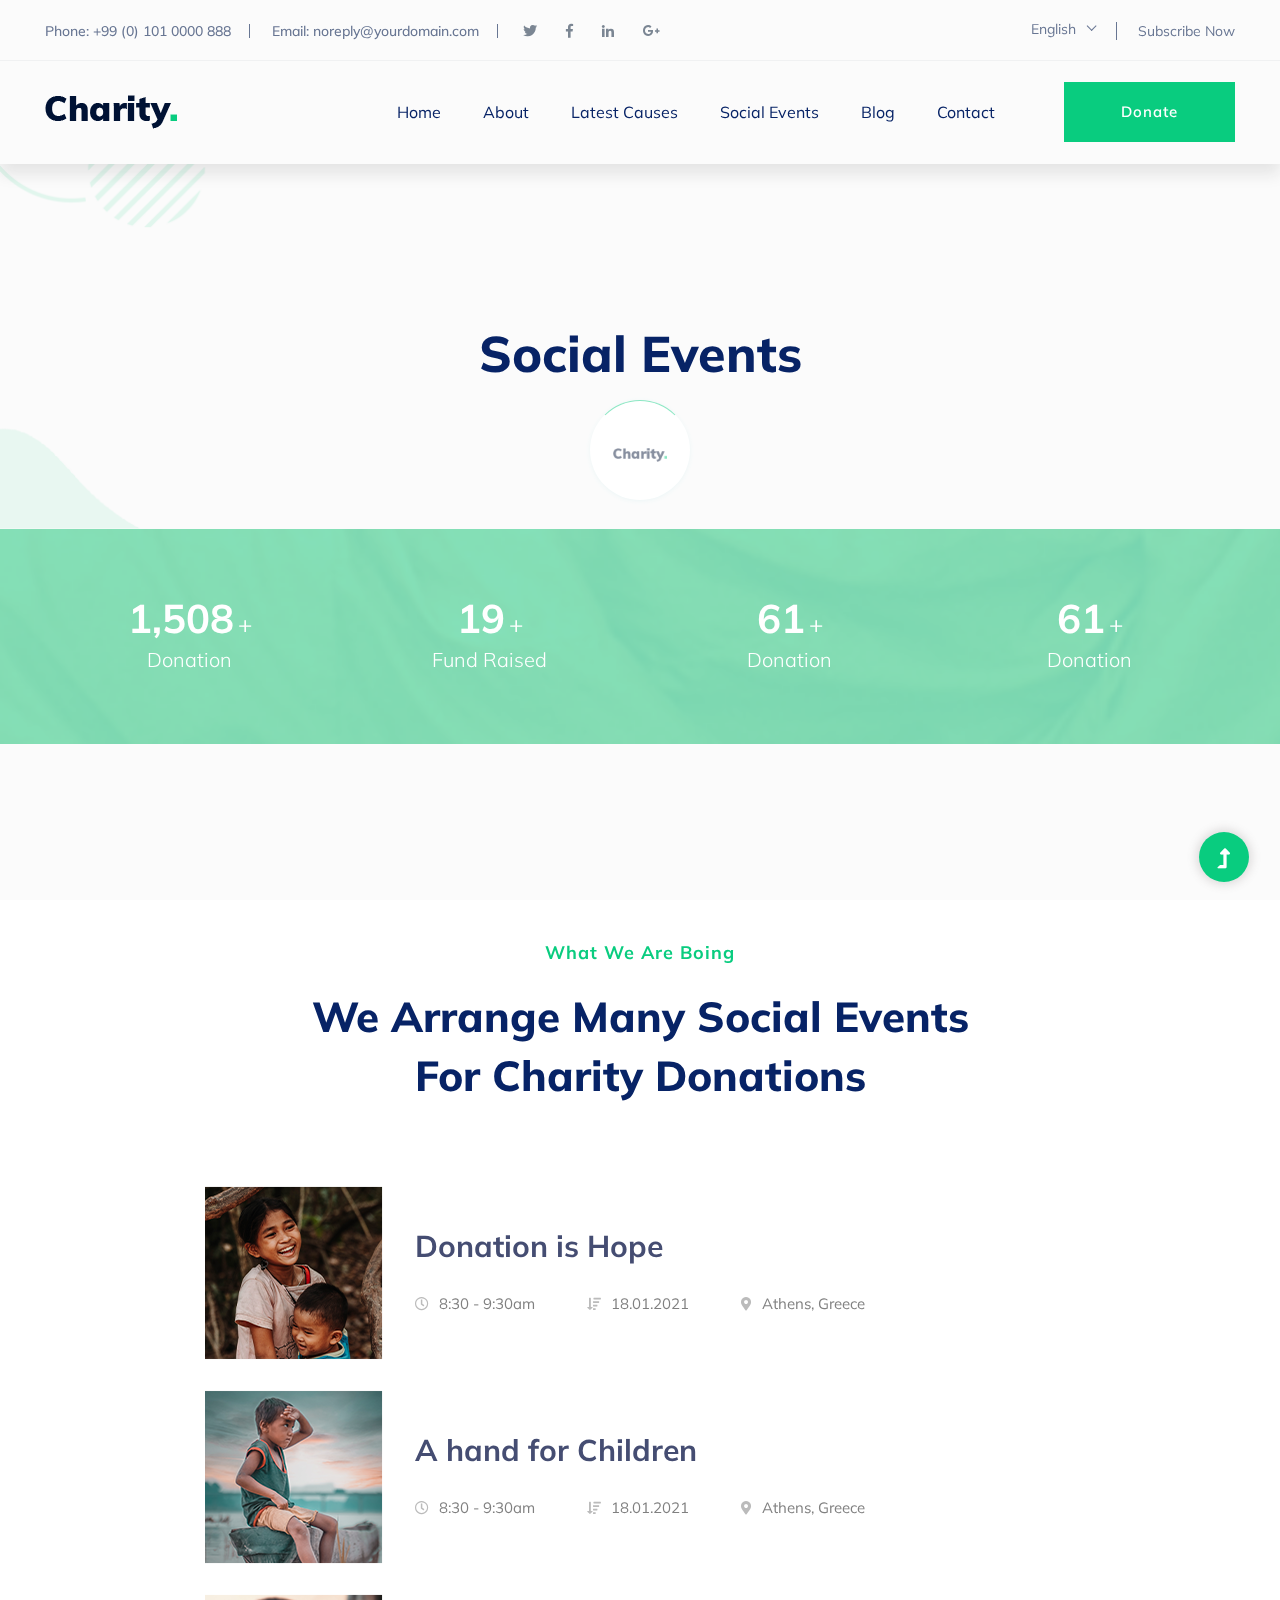
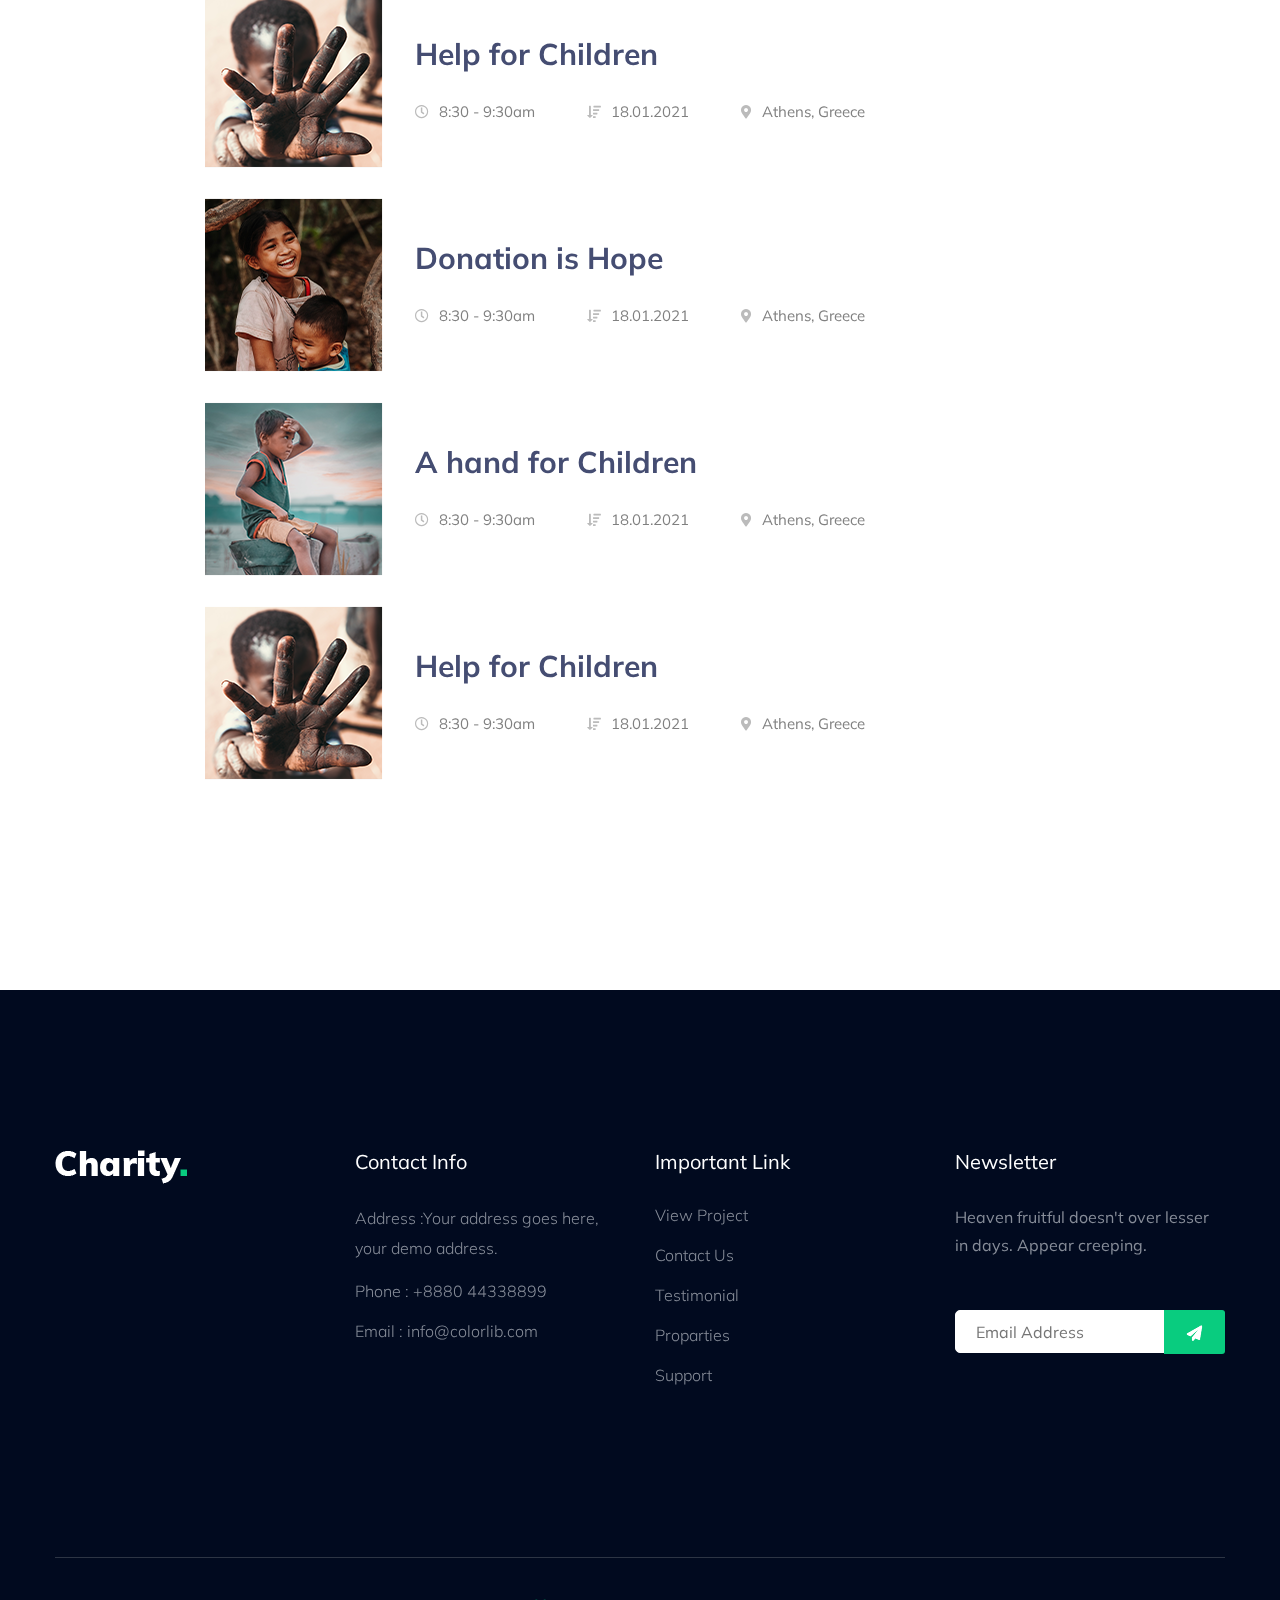
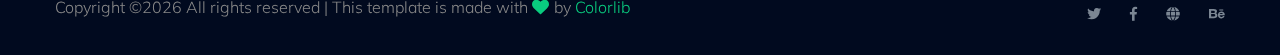
<file: events.html>
<!doctype html>
<html class="no-js" lang="zxx">
<head>
    <meta charset="utf-8">
    <meta http-equiv="x-ua-compatible" content="ie=edge">
    <title> Charity | Teamplate</title>
    <meta name="description" content="">
    <meta name="viewport" content="width=device-width, initial-scale=1">
    <link rel="manifest" href="site.webmanifest">
    <link rel="shortcut icon" type="image/x-icon" href="assets/img/favicon.ico">

	<!-- CSS here -->
	<link rel="stylesheet" href="assets/css/bootstrap.min.css">
	<link rel="stylesheet" href="assets/css/owl.carousel.min.css">
	<link rel="stylesheet" href="assets/css/slicknav.css">
    <link rel="stylesheet" href="assets/css/flaticon.css">
    <link rel="stylesheet" href="assets/css/progressbar_barfiller.css">
    <link rel="stylesheet" href="assets/css/gijgo.css">
    <link rel="stylesheet" href="assets/css/animate.min.css">
    <link rel="stylesheet" href="assets/css/animated-headline.css">
	<link rel="stylesheet" href="assets/css/magnific-popup.css">
	<link rel="stylesheet" href="assets/css/fontawesome-all.min.css">
	<link rel="stylesheet" href="assets/css/themify-icons.css">
	<link rel="stylesheet" href="assets/css/slick.css">
	<link rel="stylesheet" href="assets/css/nice-select.css">
	<link rel="stylesheet" href="assets/css/style.css">
</head>
<body>
    <!-- ? Preloader Start -->
    <div id="preloader-active">
        <div class="preloader d-flex align-items-center justify-content-center">
            <div class="preloader-inner position-relative">
                <div class="preloader-circle"></div>
                <div class="preloader-img pere-text">
                    <img src="assets/img/logo/loder.png" alt="">
                </div>
            </div>
        </div>
    </div>
    <!-- Preloader Start -->
    <header>
        <!-- Header Start -->
        <div class="header-area">
            <div class="main-header ">
                <div class="header-top d-none d-lg-block">
                    <div class="container-fluid">
                        <div class="col-xl-12">
                            <div class="row d-flex justify-content-between align-items-center">
                                <div class="header-info-left d-flex">
                                    <ul>     
                                        <li>Phone: +99 (0) 101 0000 888</li>
                                        <li>Email: noreply@yourdomain.com</li>
                                    </ul>
                                    <div class="header-social">    
                                        <ul>
                                            <li><a href="#"><i class="fab fa-twitter"></i></a></li>
                                            <li><a  href="https://www.facebook.com/sai4ull"><i class="fab fa-facebook-f"></i></a></li>
                                            <li><a href="#"><i class="fab fa-linkedin-in"></i></a></li>
                                            <li> <a href="#"><i class="fab fa-google-plus-g"></i></a></li>
                                        </ul>
                                    </div>
                                </div>
                                <div class="header-info-right d-flex align-items-center">
                                    <div class="select-this">
                                        <form action="#">
                                            <div class="select-itms">
                                                <select name="select" id="select1">
                                                    <option value="">English</option>
                                                    <option value="">Bangla</option>
                                                    <option value="">Arabic</option>
                                                    <option value="">Hindi</option>
                                                </select>
                                            </div>
                                        </form>
                                    </div>
                                    <ul class="contact-now">     
                                        <li><a href="#">Subscribe Now</a></li>
                                    </ul>
                                </div>
                            </div>
                        </div>
                    </div>
                </div>
                <div class="header-bottom  header-sticky">
                    <div class="container-fluid">
                        <div class="row align-items-center">
                            <!-- Logo -->
                            <div class="col-xl-2 col-lg-2">
                                <div class="logo">
                                    <a href="index.html"><img src="assets/img/logo/logo.png" alt=""></a>
                                </div>
                            </div>
                            <div class="col-xl-10 col-lg-10">
                                <div class="menu-wrapper  d-flex align-items-center justify-content-end">
                                    <!-- Main-menu -->
                                    <div class="main-menu d-none d-lg-block">
                                        <nav>
                                            <ul id="navigation">                                                                                          
                                                <li><a href="index.html">Home</a></li>
                                                <li><a href="about.html">About</a></li>
                                                <li><a href="program.html">latest causes</a></li>
                                                <li><a href="events.html">social events </a></li>
                                                <li><a href="blog.html">Blog</a>
                                                    <ul class="submenu">
                                                        <li><a href="blog.html">Blog</a></li>
                                                        <li><a href="blog_details.html">Blog Details</a></li>
                                                        <li><a href="elements.html">Element</a></li>
                                                    </ul>
                                                </li>
                                                <li><a href="contact.html">Contact</a></li>
                                            </ul>
                                        </nav>
                                    </div>
                                    <!-- Header-btn -->
                                    <div class="header-right-btn d-none d-lg-block ml-20">
                                        <a href="contact.html" class="btn header-btn">Donate</a>
                                    </div>
                                </div>
                            </div> 
                            <!-- Mobile Menu -->
                            <div class="col-12">
                                <div class="mobile_menu d-block d-lg-none"></div>
                            </div>
                        </div>
                    </div>
                </div>
            </div>
        </div>
        <!-- Header End -->
    </header>
    <!-- header end -->
    <main>
    <!--? Hero Start -->
    <div class="slider-area2">
        <div class="slider-height2 d-flex align-items-center">
            <div class="container">
                <div class="row">
                    <div class="col-xl-12">
                        <div class="hero-cap hero-cap2 pt-20 text-center">
                            <h2>social events </h2>
                        </div>
                    </div>
                </div>
            </div>
        </div>
    </div>
    <!-- Hero End -->
    <!--? Count Down Start -->
    <div class="count-down-area pt-25 section-bg" data-background="assets/img/gallery/section_bg02.png">
        <div class="container">
            <div class="row justify-content-center">
                <div class="col-lg-12 col-md-12">
                    <div class="count-down-wrapper" >
                        <div class="row justify-content-between">
                            <div class="col-lg-3 col-md-6 col-sm-6">
                                <!-- Counter Up -->
                                <div class="single-counter text-center">
                                    <span class="counter color-green">6,200</span>
                                    <span class="plus">+</span>
                                    <p class="color-green">Donation</p>
                                </div>
                            </div>
                            <div class="col-lg-3 col-md-6 col-sm-6">
                                <!-- Counter Up -->
                                <div class="single-counter text-center">
                                    <span class="counter color-green">80</span>
                                    <span class="plus">+</span>
                                    <p class="color-green">Fund Raised</p>
                                </div>
                            </div>
                            <div class="col-lg-3 col-md-6 col-sm-6">
                                <!-- Counter Up -->
                                <div class="single-counter text-center">
                                    <span class="counter color-green">256</span>
                                    <span class="plus">+</span>
                                    <p class="color-green">Donation</p>
                                </div>
                            </div>
                            <div class="col-lg-3 col-md-6 col-sm-6">
                                <!-- Counter Up -->
                                <div class="single-counter text-center">
                                    <span class="counter color-green">256</span>
                                    <span class="plus">+</span>
                                    <p class="color-green">Donation</p>
                                </div>
                            </div>
                        </div>
                    </div>
                </div>
            </div>
        </div>
    </div>
    <!-- Count Down End -->
    <!-- Featured_job_start -->
    <section class="featured-job-area section-padding30 section-bg2" data-background="assets/img/gallery/section_bg03.png">
        <div class="container">
            <div class="row justify-content-center">
                <div class="col-xl-7 col-lg-9 col-md-10 col-sm-12">
                    <!-- Section Tittle -->
                    <div class="section-tittle text-center mb-80">
                        <span>What we are boing</span>
                        <h2>We arrange many social events for charity donations</h2>
                    </div>
                </div>
            </div>
            <div class="row justify-content-center">
                <div class="col-lg-9 col-md-12">
                    <!-- single-job-content -->
                    <div class="single-job-items mb-30">
                        <div class="job-items">
                            <div class="company-img">
                                <a href="#"><img src="assets/img/gallery/socialEvents1.png" alt=""></a>
                            </div>
                            <div class="job-tittle">
                                <a href="#"><h4>Donation is Hope</h4></a>
                                <ul>
                                    <li><i class="far fa-clock"></i>8:30 - 9:30am</li>
                                    <li><i class="fas fa-sort-amount-down"></i>18.01.2021</li>
                                    <li><i class="fas fa-map-marker-alt"></i>Athens, Greece</li>
                                </ul>
                            </div>
                        </div>
                    </div>
                </div>
                <div class="col-lg-9 col-md-12">
                    <!-- single-job-content -->
                    <div class="single-job-items mb-30">
                        <div class="job-items">
                            <div class="company-img">
                                <a href="#"><img src="assets/img/gallery/socialEvents2.png" alt=""></a>
                            </div>
                            <div class="job-tittle">
                                <a href="#"><h4>A hand for Children</h4></a>
                                <ul>
                                    <li><i class="far fa-clock"></i>8:30 - 9:30am</li>
                                    <li><i class="fas fa-sort-amount-down"></i>18.01.2021</li>
                                    <li><i class="fas fa-map-marker-alt"></i>Athens, Greece</li>
                                </ul>
                            </div>
                        </div>
                    </div>
                </div>
                <div class="col-lg-9 col-md-12">
                    <!-- single-job-content -->
                    <div class="single-job-items mb-30">
                        <div class="job-items">
                            <div class="company-img">
                                <a href="#"><img src="assets/img/gallery/socialEvents3.png" alt=""></a>
                            </div>
                            <div class="job-tittle">
                                <a href="#"><h4>Help for Children</h4></a>
                                <ul>
                                    <li><i class="far fa-clock"></i>8:30 - 9:30am</li>
                                    <li><i class="fas fa-sort-amount-down"></i>18.01.2021</li>
                                    <li><i class="fas fa-map-marker-alt"></i>Athens, Greece</li>
                                </ul>
                            </div>
                        </div>
                    </div>
                </div>
                <div class="col-lg-9 col-md-12">
                    <!-- single-job-content -->
                    <div class="single-job-items mb-30">
                        <div class="job-items">
                            <div class="company-img">
                                <a href="#"><img src="assets/img/gallery/socialEvents1.png" alt=""></a>
                            </div>
                            <div class="job-tittle">
                                <a href="#"><h4>Donation is Hope</h4></a>
                                <ul>
                                    <li><i class="far fa-clock"></i>8:30 - 9:30am</li>
                                    <li><i class="fas fa-sort-amount-down"></i>18.01.2021</li>
                                    <li><i class="fas fa-map-marker-alt"></i>Athens, Greece</li>
                                </ul>
                            </div>
                        </div>
                    </div>
                </div>
                <div class="col-lg-9 col-md-12">
                    <!-- single-job-content -->
                    <div class="single-job-items mb-30">
                        <div class="job-items">
                            <div class="company-img">
                                <a href="#"><img src="assets/img/gallery/socialEvents2.png" alt=""></a>
                            </div>
                            <div class="job-tittle">
                                <a href="#"><h4>A hand for Children</h4></a>
                                <ul>
                                    <li><i class="far fa-clock"></i>8:30 - 9:30am</li>
                                    <li><i class="fas fa-sort-amount-down"></i>18.01.2021</li>
                                    <li><i class="fas fa-map-marker-alt"></i>Athens, Greece</li>
                                </ul>
                            </div>
                        </div>
                    </div>
                </div>
                <div class="col-lg-9 col-md-12">
                    <!-- single-job-content -->
                    <div class="single-job-items mb-30">
                        <div class="job-items">
                            <div class="company-img">
                                <a href="#"><img src="assets/img/gallery/socialEvents3.png" alt=""></a>
                            </div>
                            <div class="job-tittle">
                                <a href="#"><h4>Help for Children</h4></a>
                                <ul>
                                    <li><i class="far fa-clock"></i>8:30 - 9:30am</li>
                                    <li><i class="fas fa-sort-amount-down"></i>18.01.2021</li>
                                    <li><i class="fas fa-map-marker-alt"></i>Athens, Greece</li>
                                </ul>
                            </div>
                        </div>
                    </div>
                </div>
            </div>
        </div>
    </section>
    <!-- Featured_job_end -->
    </main>
    <footer>
        <div class="footer-wrapper section-bg2" data-background="assets/img/gallery/footer_bg.png">
            <!-- Footer Top-->
            <div class="footer-area footer-padding">
                <div class="container">
                    <div class="row d-flex justify-content-between">
                        <div class="col-xl-3 col-lg-3 col-md-4 col-sm-6">
                            <div class="single-footer-caption mb-50">
                                <div class="single-footer-caption mb-30">
                                    <div class="footer-tittle">
                                        <div class="footer-logo mb-20">
                                            <a href="index.html"><img src="assets/img/logo/logo2_footer.png" alt=""></a>
                                        </div>
                                    </div>
                                </div>
                            </div>
                        </div>
                        <div class="col-xl-3 col-lg-3 col-md-4 col-sm-5">
                            <div class="single-footer-caption mb-50">
                                <div class="footer-tittle">
                                    <h4>Contact Info</h4>
                                    <ul>
                                        <li>
                                            <p>Address :Your address goes here, your demo address.</p>
                                        </li>
                                        <li><a href="#">Phone : +8880 44338899</a></li>
                                        <li><a href="#">Email : info@colorlib.com</a></li>
                                    </ul>
                                </div>
                            </div>
                        </div>
                        <div class="col-xl-3 col-lg-3 col-md-4 col-sm-5">
                            <div class="single-footer-caption mb-50">
                                <div class="footer-tittle">
                                    <h4>Important Link</h4>
                                    <ul>
                                        <li><a href="#"> View Project</a></li>
                                        <li><a href="#">Contact Us</a></li>
                                        <li><a href="#">Testimonial</a></li>
                                        <li><a href="#">Proparties</a></li>
                                        <li><a href="#">Support</a></li>
                                    </ul>
                                </div>
                            </div>
                        </div>
                        <div class="col-xl-3 col-lg-3 col-md-4 col-sm-5">
                            <div class="single-footer-caption mb-50">
                                <div class="footer-tittle">
                                    <h4>Newsletter</h4>
                                    <div class="footer-pera footer-pera2">
                                    <p>Heaven fruitful doesn't over lesser in days. Appear creeping.</p>
                                </div>
                                <!-- Form -->
                                <div class="footer-form" >
                                    <div id="mc_embed_signup">
                                        <form target="_blank" action="https://spondonit.us12.list-manage.com/subscribe/post?u=1462626880ade1ac87bd9c93a&amp;id=92a4423d01"
                                        method="get" class="subscribe_form relative mail_part">
                                            <input type="email" name="email" id="newsletter-form-email" placeholder="Email Address"
                                            class="placeholder hide-on-focus" onfocus="this.placeholder = ''"
                                            onblur="this.placeholder = ' Email Address '">
                                            <div class="form-icon">
                                                <button type="submit" name="submit" id="newsletter-submit"
                                                class="email_icon newsletter-submit button-contactForm"><img src="assets/img/gallery/form.png" alt=""></button>
                                            </div>
                                            <div class="mt-10 info"></div>
                                        </form>
                                    </div>
                                </div>
                                </div>
                            </div>
                        </div>
                    </div>
                </div>
            </div>
            <!-- footer-bottom -->
            <div class="footer-bottom-area">
                <div class="container">
                    <div class="footer-border">
                        <div class="row d-flex justify-content-between align-items-center">
                            <div class="col-xl-10 col-lg-9 ">
                                <div class="footer-copy-right">
                                    <p><!-- Link back to Colorlib can't be removed. Template is licensed under CC BY 3.0. -->
  Copyright &copy;<script>document.write(new Date().getFullYear());</script> All rights reserved | This template is made with <i class="fa fa-heart" aria-hidden="true"></i> by <a href="https://colorlib.com" target="_blank">Colorlib</a>
  <!-- Link back to Colorlib can't be removed. Template is licensed under CC BY 3.0. --></p>
                                </div>
                            </div>
                            <div class="col-xl-2 col-lg-3">
                                <div class="footer-social f-right">
                                    <a href="#"><i class="fab fa-twitter"></i></a>
                                    <a  href="https://www.facebook.com/sai4ull"><i class="fab fa-facebook-f"></i></a>
                                    <a href="#"><i class="fas fa-globe"></i></a>
                                    <a href="#"><i class="fab fa-behance"></i></a>
                                </div>
                            </div>
                        </div>
                    </div>
                </div>
            </div>
        </div>
    </footer>

    <!-- Scroll Up -->
    <div id="back-top" >
        <a title="Go to Top" href="#"> <i class="fas fa-level-up-alt"></i></a>
    </div>

    <!-- JS here -->

    <script src="./assets/js/vendor/modernizr-3.5.0.min.js"></script>
    <!-- Jquery, Popper, Bootstrap -->
    <script src="./assets/js/vendor/jquery-1.12.4.min.js"></script>
    <script src="./assets/js/popper.min.js"></script>
    <script src="./assets/js/bootstrap.min.js"></script>
    <!-- Jquery Mobile Menu -->
    <script src="./assets/js/jquery.slicknav.min.js"></script>

    <!-- Jquery Slick , Owl-Carousel Plugins -->
    <script src="./assets/js/owl.carousel.min.js"></script>
    <script src="./assets/js/slick.min.js"></script>
    <!-- One Page, Animated-HeadLin -->
    <script src="./assets/js/wow.min.js"></script>
    <script src="./assets/js/animated.headline.js"></script>
    <script src="./assets/js/jquery.magnific-popup.js"></script>

    <!-- Date Picker -->
    <script src="./assets/js/gijgo.min.js"></script>
    <!-- Nice-select, sticky -->
    <script src="./assets/js/jquery.nice-select.min.js"></script>
    <script src="./assets/js/jquery.sticky.js"></script>
    <!-- Progress -->
    <script src="./assets/js/jquery.barfiller.js"></script>
    
    <!-- counter , waypoint,Hover Direction -->
    <script src="./assets/js/jquery.counterup.min.js"></script>
    <script src="./assets/js/waypoints.min.js"></script>
    <script src="./assets/js/jquery.countdown.min.js"></script>
    <script src="./assets/js/hover-direction-snake.min.js"></script>

    <!-- contact js -->
    <script src="./assets/js/contact.js"></script>
    <script src="./assets/js/jquery.form.js"></script>
    <script src="./assets/js/jquery.validate.min.js"></script>
    <script src="./assets/js/mail-script.js"></script>
    <script src="./assets/js/jquery.ajaxchimp.min.js"></script>
    
    <!-- Jquery Plugins, main Jquery -->	
    <script src="./assets/js/plugins.js"></script>
    <script src="./assets/js/main.js"></script>
    
    </body>
</html>
</file>
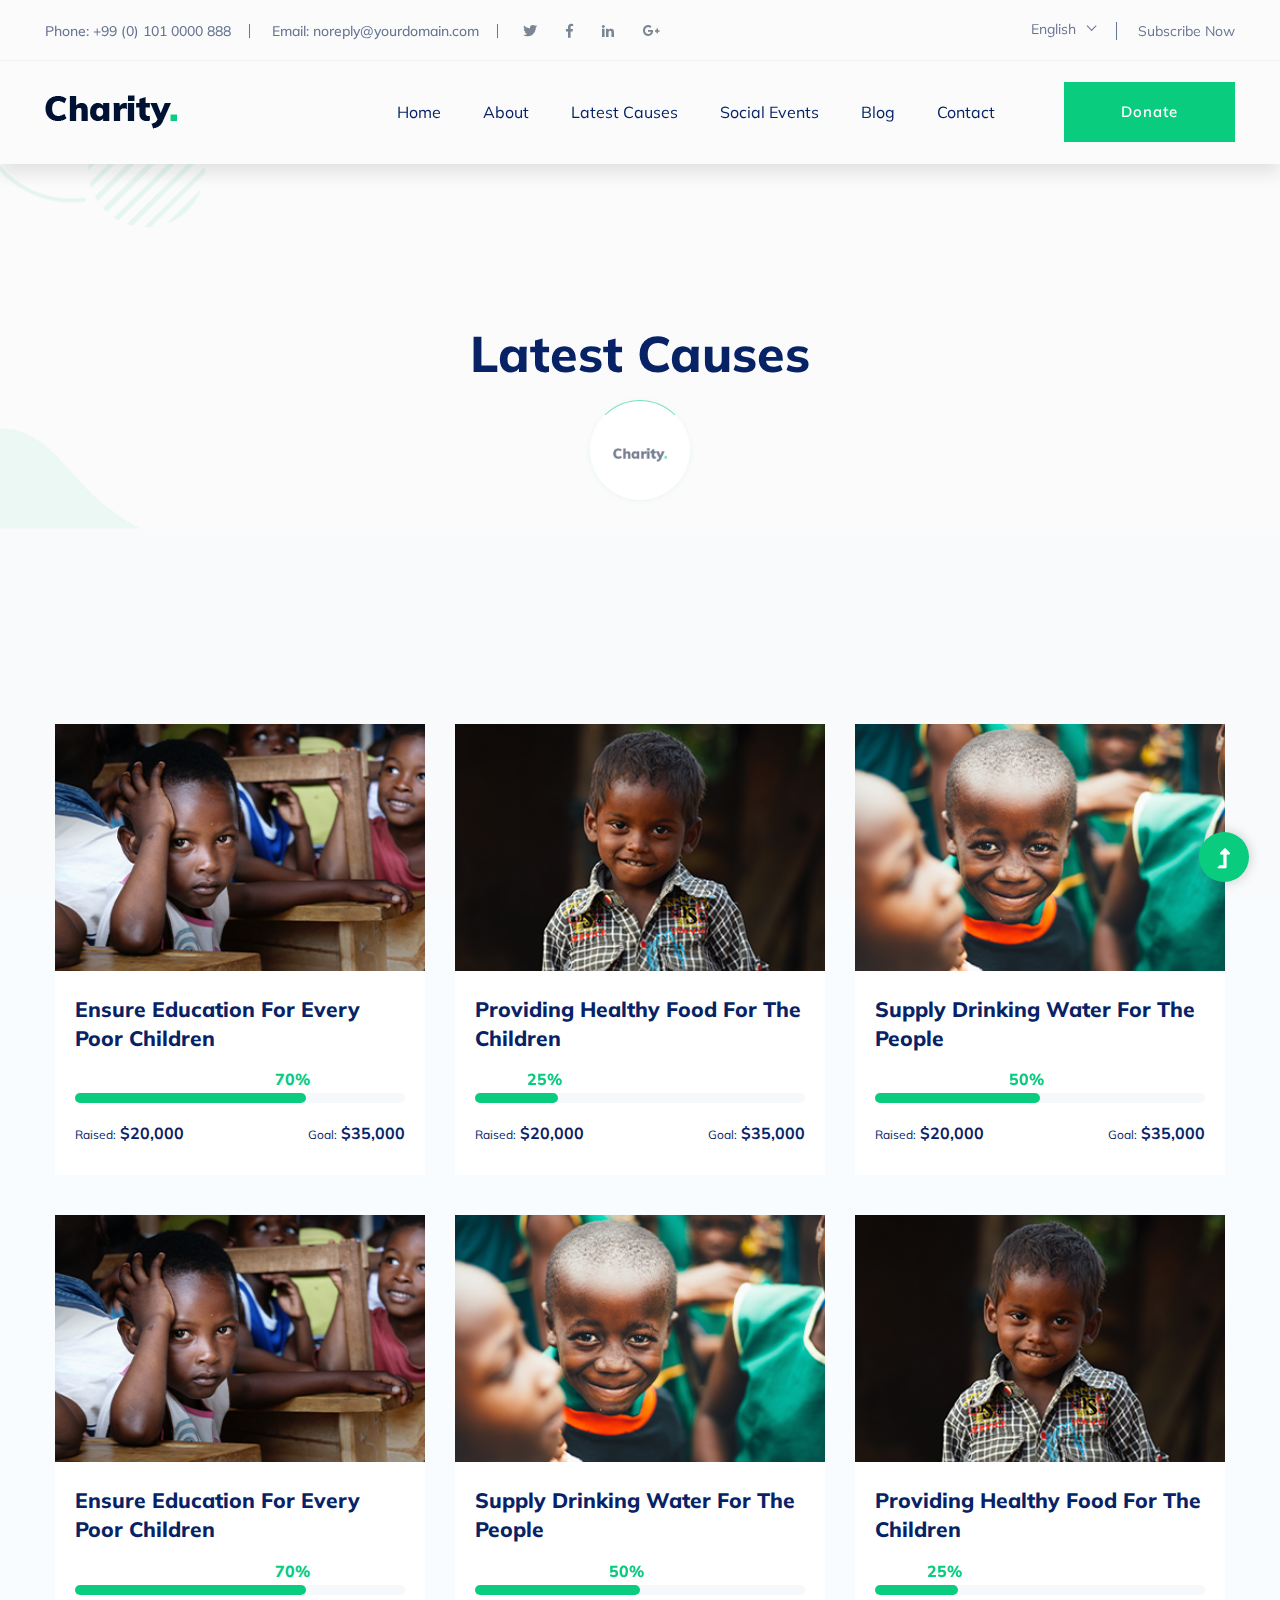
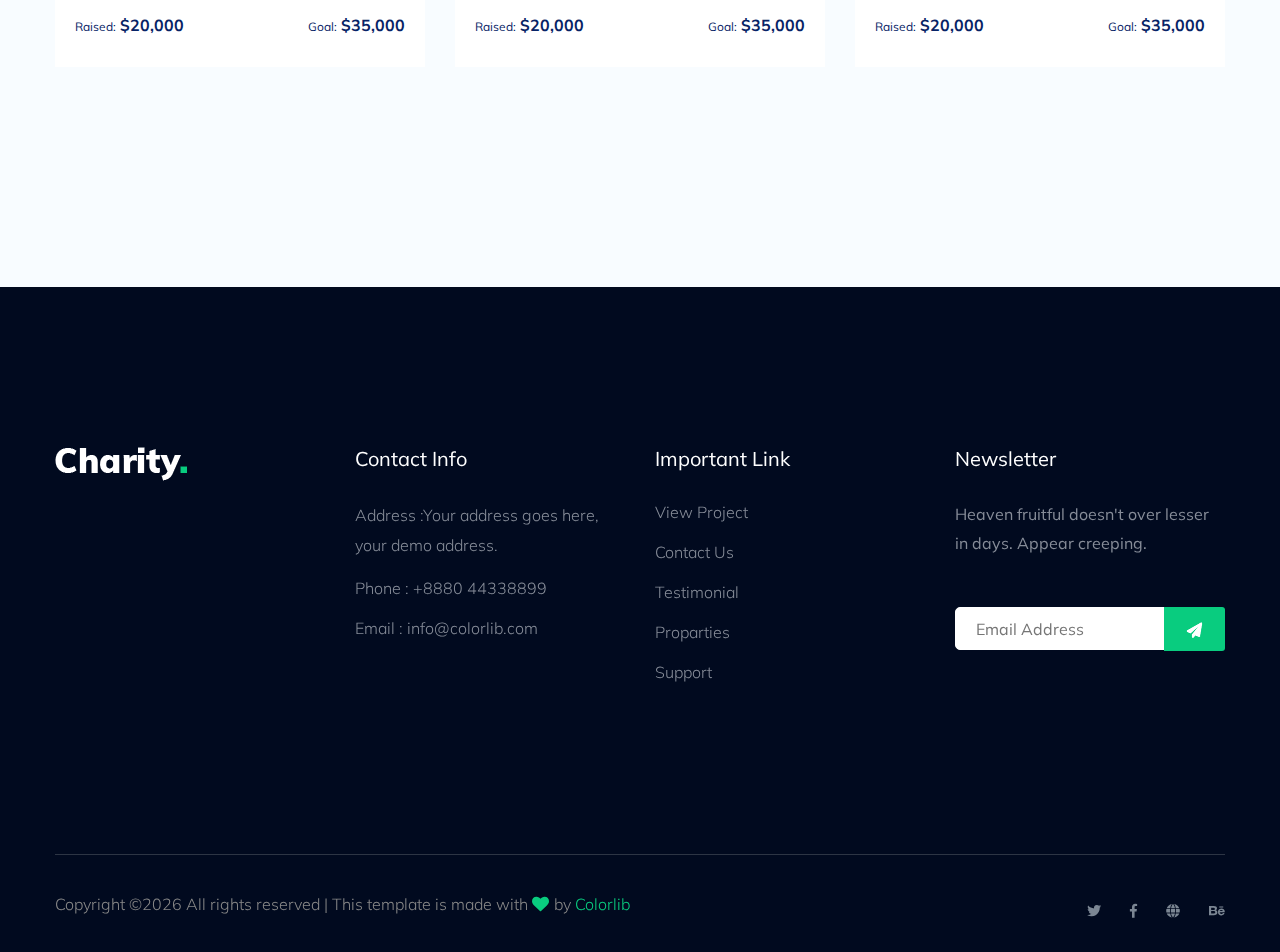
<file: program.html>
<!doctype html>
<html class="no-js" lang="zxx">
<head>
    <meta charset="utf-8">
    <meta http-equiv="x-ua-compatible" content="ie=edge">
    <title> Charity | Teamplate</title>
    <meta name="description" content="">
    <meta name="viewport" content="width=device-width, initial-scale=1">
    <link rel="manifest" href="site.webmanifest">
    <link rel="shortcut icon" type="image/x-icon" href="assets/img/favicon.ico">

	<!-- CSS here -->
	<link rel="stylesheet" href="assets/css/bootstrap.min.css">
	<link rel="stylesheet" href="assets/css/owl.carousel.min.css">
	<link rel="stylesheet" href="assets/css/slicknav.css">
    <link rel="stylesheet" href="assets/css/flaticon.css">
    <link rel="stylesheet" href="assets/css/progressbar_barfiller.css">
    <link rel="stylesheet" href="assets/css/gijgo.css">
    <link rel="stylesheet" href="assets/css/animate.min.css">
    <link rel="stylesheet" href="assets/css/animated-headline.css">
	<link rel="stylesheet" href="assets/css/magnific-popup.css">
	<link rel="stylesheet" href="assets/css/fontawesome-all.min.css">
	<link rel="stylesheet" href="assets/css/themify-icons.css">
	<link rel="stylesheet" href="assets/css/slick.css">
	<link rel="stylesheet" href="assets/css/nice-select.css">
	<link rel="stylesheet" href="assets/css/style.css">
</head>
<body>
    <!-- ? Preloader Start -->
    <div id="preloader-active">
        <div class="preloader d-flex align-items-center justify-content-center">
            <div class="preloader-inner position-relative">
                <div class="preloader-circle"></div>
                <div class="preloader-img pere-text">
                    <img src="assets/img/logo/loder.png" alt="">
                </div>
            </div>
        </div>
    </div>
    <!-- Preloader Start -->
    <header>
        <!-- Header Start -->
        <div class="header-area">
            <div class="main-header ">
                <div class="header-top d-none d-lg-block">
                    <div class="container-fluid">
                        <div class="col-xl-12">
                            <div class="row d-flex justify-content-between align-items-center">
                                <div class="header-info-left d-flex">
                                    <ul>     
                                        <li>Phone: +99 (0) 101 0000 888</li>
                                        <li>Email: noreply@yourdomain.com</li>
                                    </ul>
                                    <div class="header-social">    
                                        <ul>
                                            <li><a href="#"><i class="fab fa-twitter"></i></a></li>
                                            <li><a  href="https://www.facebook.com/sai4ull"><i class="fab fa-facebook-f"></i></a></li>
                                            <li><a href="#"><i class="fab fa-linkedin-in"></i></a></li>
                                            <li> <a href="#"><i class="fab fa-google-plus-g"></i></a></li>
                                        </ul>
                                    </div>
                                </div>
                                <div class="header-info-right d-flex align-items-center">
                                    <div class="select-this">
                                        <form action="#">
                                            <div class="select-itms">
                                                <select name="select" id="select1">
                                                    <option value="">English</option>
                                                    <option value="">Bangla</option>
                                                    <option value="">Arabic</option>
                                                    <option value="">Hindi</option>
                                                </select>
                                            </div>
                                        </form>
                                    </div>
                                    <ul class="contact-now">     
                                        <li><a href="#">Subscribe Now</a></li>
                                    </ul>
                                </div>
                            </div>
                        </div>
                    </div>
                </div>
                <div class="header-bottom  header-sticky">
                    <div class="container-fluid">
                        <div class="row align-items-center">
                            <!-- Logo -->
                            <div class="col-xl-2 col-lg-2">
                                <div class="logo">
                                    <a href="index.html"><img src="assets/img/logo/logo.png" alt=""></a>
                                </div>
                            </div>
                            <div class="col-xl-10 col-lg-10">
                                <div class="menu-wrapper  d-flex align-items-center justify-content-end">
                                    <!-- Main-menu -->
                                    <div class="main-menu d-none d-lg-block">
                                        <nav>
                                            <ul id="navigation">                                                                                          
                                                <li><a href="index.html">Home</a></li>
                                                <li><a href="about.html">About</a></li>
                                                <li><a href="program.html">latest causes</a></li>
                                                <li><a href="events.html">social events </a></li>
                                                <li><a href="blog.html">Blog</a>
                                                    <ul class="submenu">
                                                        <li><a href="blog.html">Blog</a></li>
                                                        <li><a href="blog_details.html">Blog Details</a></li>
                                                        <li><a href="elements.html">Element</a></li>
                                                    </ul>
                                                </li>
                                                <li><a href="contact.html">Contact</a></li>
                                            </ul>
                                        </nav>
                                    </div>
                                    <!-- Header-btn -->
                                    <div class="header-right-btn d-none d-lg-block ml-20">
                                        <a href="contact.html" class="btn header-btn">Donate</a>
                                    </div>
                                </div>
                            </div> 
                            <!-- Mobile Menu -->
                            <div class="col-12">
                                <div class="mobile_menu d-block d-lg-none"></div>
                            </div>
                        </div>
                    </div>
                </div>
            </div>
        </div>
        <!-- Header End -->
    </header>
    <!-- header end -->
    <main>
    <!--? Hero Start -->
    <div class="slider-area2">
        <div class="slider-height2 d-flex align-items-center">
            <div class="container">
                <div class="row">
                    <div class="col-xl-12">
                        <div class="hero-cap hero-cap2 pt-20 text-center">
                            <h2>latest causes </h2>
                        </div>
                    </div>
                </div>
            </div>
        </div>
    </div>
    <!-- Hero End -->
    <!-- Our Cases Start -->
    <div class="our-cases-area section-padding30">
        <div class="container">
            <div class="row">
                <div class="col-lg-4 col-md-6 col-sm-6">
                    <div class="single-cases mb-40">
                        <div class="cases-img">
                            <img src="assets/img/gallery/case1.png" alt="">
                        </div>
                        <div class="cases-caption">
                            <h3><a href="#">Ensure Education For Every Poor Children</a></h3>
                            <!-- Progress Bar -->
                            <div class="single-skill mb-15">
                                <div class="bar-progress">
                                    <div id="bar1" class="barfiller">
                                        <div class="tipWrap">
                                            <span class="tip"></span>
                                        </div>
                                        <span class="fill" data-percentage="70"></span>
                                    </div>
                                </div>
                            </div>
                            <!-- / progress -->
                            <div class="prices d-flex justify-content-between">
                                <p>Raised:<span> $20,000</span></p>
                                <p>Goal:<span> $35,000</span></p>
                            </div>
                        </div>
                    </div>
                </div>
                <div class="col-lg-4 col-md-6 col-sm-6">
                    <div class="single-cases mb-40">
                        <div class="cases-img">
                            <img src="assets/img/gallery/case2.png" alt="">
                        </div>
                        <div class="cases-caption">
                            <h3><a href="#">Providing Healthy Food For The Children</a></h3>
                            <!-- Progress Bar -->
                            <div class="single-skill mb-15">
                                <div class="bar-progress">
                                    <div id="bar2" class="barfiller">
                                        <div class="tipWrap">
                                            <span class="tip"></span>
                                        </div>
                                        <span class="fill" data-percentage="25"></span>
                                    </div>
                                </div>
                            </div>
                            <!-- / progress -->
                            <div class="prices d-flex justify-content-between">
                                <p>Raised:<span> $20,000</span></p>
                                <p>Goal:<span> $35,000</span></p>
                            </div>
                        </div>
                    </div>
                </div>
                <div class="col-lg-4 col-md-6 col-sm-6">
                    <div class="single-cases mb-40">
                        <div class="cases-img">
                            <img src="assets/img/gallery/case3.png" alt="">
                        </div>
                        <div class="cases-caption">
                            <h3><a href="#">Supply Drinking Water For  The People</a></h3>
                            <!-- Progress Bar -->
                            <div class="single-skill mb-15">
                                <div class="bar-progress">
                                    <div id="bar3" class="barfiller">
                                        <div class="tipWrap">
                                            <span class="tip"></span>
                                        </div>
                                        <span class="fill" data-percentage="50"></span>
                                    </div>
                                </div>
                            </div>
                            <!-- / progress -->
                            <div class="prices d-flex justify-content-between">
                                <p>Raised:<span> $20,000</span></p>
                                <p>Goal:<span> $35,000</span></p>
                            </div>
                        </div>
                    </div>
                </div>
                <div class="col-lg-4 col-md-6 col-sm-6">
                    <div class="single-cases mb-40">
                        <div class="cases-img">
                            <img src="assets/img/gallery/case1.png" alt="">
                        </div>
                        <div class="cases-caption">
                            <h3><a href="#">Ensure Education For Every Poor Children</a></h3>
                            <!-- Progress Bar -->
                            <div class="single-skill mb-15">
                                <div class="bar-progress">
                                    <div id="bar4" class="barfiller">
                                        <div class="tipWrap">
                                            <span class="tip"></span>
                                        </div>
                                        <span class="fill" data-percentage="70"></span>
                                    </div>
                                </div>
                            </div>
                            <!-- / progress -->
                            <div class="prices d-flex justify-content-between">
                                <p>Raised:<span> $20,000</span></p>
                                <p>Goal:<span> $35,000</span></p>
                            </div>
                        </div>
                    </div>
                </div>
                <div class="col-lg-4 col-md-6 col-sm-6">
                    <div class="single-cases mb-40">
                        <div class="cases-img">
                            <img src="assets/img/gallery/case3.png" alt="">
                        </div>
                        <div class="cases-caption">
                            <h3><a href="#">Supply Drinking Water For  The People</a></h3>
                            <!-- Progress Bar -->
                            <div class="single-skill mb-15">
                                <div class="bar-progress">
                                    <div id="bar5" class="barfiller">
                                        <div class="tipWrap">
                                            <span class="tip"></span>
                                        </div>
                                        <span class="fill" data-percentage="50"></span>
                                    </div>
                                </div>
                            </div>
                            <!-- / progress -->
                            <div class="prices d-flex justify-content-between">
                                <p>Raised:<span> $20,000</span></p>
                                <p>Goal:<span> $35,000</span></p>
                            </div>
                        </div>
                    </div>
                </div>
                <div class="col-lg-4 col-md-6 col-sm-6">
                    <div class="single-cases mb-40">
                        <div class="cases-img">
                            <img src="assets/img/gallery/case2.png" alt="">
                        </div>
                        <div class="cases-caption">
                            <h3><a href="#">Providing Healthy Food For The Children</a></h3>
                            <!-- Progress Bar -->
                            <div class="single-skill mb-15">
                                <div class="bar-progress">
                                    <div id="bar6" class="barfiller">
                                        <div class="tipWrap">
                                            <span class="tip"></span>
                                        </div>
                                        <span class="fill" data-percentage="25"></span>
                                    </div>
                                </div>
                            </div>
                            <!-- / progress -->
                            <div class="prices d-flex justify-content-between">
                                <p>Raised:<span> $20,000</span></p>
                                <p>Goal:<span> $35,000</span></p>
                            </div>
                        </div>
                    </div>
                </div>
            </div>
        </div>
    </div>
    <!-- Our Cases End -->
    </main>
    <footer>
        <div class="footer-wrapper section-bg2" data-background="assets/img/gallery/footer_bg.png">
            <!-- Footer Top-->
            <div class="footer-area footer-padding">
                <div class="container">
                    <div class="row d-flex justify-content-between">
                        <div class="col-xl-3 col-lg-3 col-md-4 col-sm-6">
                        <div class="single-footer-caption mb-50">
                            <div class="single-footer-caption mb-30">
                                <div class="footer-tittle">
                                    <div class="footer-logo mb-20">
                                        <a href="index.html"><img src="assets/img/logo/logo2_footer.png" alt=""></a>
                                    </div>
                                </div>
                            </div>
                        </div>
                        </div>
                        <div class="col-xl-3 col-lg-3 col-md-4 col-sm-5">
                            <div class="single-footer-caption mb-50">
                                <div class="footer-tittle">
                                    <h4>Contact Info</h4>
                                    <ul>
                                        <li>
                                            <p>Address :Your address goes here, your demo address.</p>
                                        </li>
                                        <li><a href="#">Phone : +8880 44338899</a></li>
                                        <li><a href="#">Email : info@colorlib.com</a></li>
                                    </ul>
                                </div>

                            </div>
                        </div>
                        <div class="col-xl-3 col-lg-3 col-md-4 col-sm-5">
                            <div class="single-footer-caption mb-50">
                                <div class="footer-tittle">
                                    <h4>Important Link</h4>
                                    <ul>
                                        <li><a href="#"> View Project</a></li>
                                        <li><a href="#">Contact Us</a></li>
                                        <li><a href="#">Testimonial</a></li>
                                        <li><a href="#">Proparties</a></li>
                                        <li><a href="#">Support</a></li>
                                    </ul>
                                </div>
                            </div>
                        </div>
                        <div class="col-xl-3 col-lg-3 col-md-4 col-sm-5">
                            <div class="single-footer-caption mb-50">
                                <div class="footer-tittle">
                                    <h4>Newsletter</h4>
                                    <div class="footer-pera footer-pera2">
                                    <p>Heaven fruitful doesn't over lesser in days. Appear creeping.</p>
                                </div>
                                <!-- Form -->
                                <div class="footer-form" >
                                    <div id="mc_embed_signup">
                                        <form target="_blank" action="https://spondonit.us12.list-manage.com/subscribe/post?u=1462626880ade1ac87bd9c93a&amp;id=92a4423d01"
                                        method="get" class="subscribe_form relative mail_part">
                                            <input type="email" name="email" id="newsletter-form-email" placeholder="Email Address"
                                            class="placeholder hide-on-focus" onfocus="this.placeholder = ''"
                                            onblur="this.placeholder = ' Email Address '">
                                            <div class="form-icon">
                                                <button type="submit" name="submit" id="newsletter-submit"
                                                class="email_icon newsletter-submit button-contactForm"><img src="assets/img/gallery/form.png" alt=""></button>
                                            </div>
                                            <div class="mt-10 info"></div>
                                        </form>
                                    </div>
                                </div>
                                </div>
                            </div>
                        </div>
                    </div>
                </div>
            </div>
            <!-- footer-bottom -->
            <div class="footer-bottom-area">
                <div class="container">
                    <div class="footer-border">
                        <div class="row d-flex justify-content-between align-items-center">
                            <div class="col-xl-10 col-lg-9 ">
                                <div class="footer-copy-right">
                                    <p><!-- Link back to Colorlib can't be removed. Template is licensed under CC BY 3.0. -->
  Copyright &copy;<script>document.write(new Date().getFullYear());</script> All rights reserved | This template is made with <i class="fa fa-heart" aria-hidden="true"></i> by <a href="https://colorlib.com" target="_blank">Colorlib</a>
  <!-- Link back to Colorlib can't be removed. Template is licensed under CC BY 3.0. --></p>
                                </div>
                            </div>
                            <div class="col-xl-2 col-lg-3">
                                <div class="footer-social f-right">
                                    <a href="#"><i class="fab fa-twitter"></i></a>
                                    <a  href="https://www.facebook.com/sai4ull"><i class="fab fa-facebook-f"></i></a>
                                    <a href="#"><i class="fas fa-globe"></i></a>
                                    <a href="#"><i class="fab fa-behance"></i></a>
                                </div>
                            </div>
                        </div>
                    </div>
                </div>
            </div>
        </div>
    </footer>

    <!-- Scroll Up -->
    <div id="back-top" >
        <a title="Go to Top" href="#"> <i class="fas fa-level-up-alt"></i></a>
    </div>

    <!-- JS here -->

    <script src="./assets/js/vendor/modernizr-3.5.0.min.js"></script>
    <!-- Jquery, Popper, Bootstrap -->
    <script src="./assets/js/vendor/jquery-1.12.4.min.js"></script>
    <script src="./assets/js/popper.min.js"></script>
    <script src="./assets/js/bootstrap.min.js"></script>
    <!-- Jquery Mobile Menu -->
    <script src="./assets/js/jquery.slicknav.min.js"></script>

    <!-- Jquery Slick , Owl-Carousel Plugins -->
    <script src="./assets/js/owl.carousel.min.js"></script>
    <script src="./assets/js/slick.min.js"></script>
    <!-- One Page, Animated-HeadLin -->
    <script src="./assets/js/wow.min.js"></script>
    <script src="./assets/js/animated.headline.js"></script>
    <script src="./assets/js/jquery.magnific-popup.js"></script>

    <!-- Date Picker -->
    <script src="./assets/js/gijgo.min.js"></script>
    <!-- Nice-select, sticky -->
    <script src="./assets/js/jquery.nice-select.min.js"></script>
    <script src="./assets/js/jquery.sticky.js"></script>
    <!-- Progress -->
    <script src="./assets/js/jquery.barfiller.js"></script>
    
    <!-- counter , waypoint,Hover Direction -->
    <script src="./assets/js/jquery.counterup.min.js"></script>
    <script src="./assets/js/waypoints.min.js"></script>
    <script src="./assets/js/jquery.countdown.min.js"></script>
    <script src="./assets/js/hover-direction-snake.min.js"></script>

    <!-- contact js -->
    <script src="./assets/js/contact.js"></script>
    <script src="./assets/js/jquery.form.js"></script>
    <script src="./assets/js/jquery.validate.min.js"></script>
    <script src="./assets/js/mail-script.js"></script>
    <script src="./assets/js/jquery.ajaxchimp.min.js"></script>
    
    <!-- Jquery Plugins, main Jquery -->	
    <script src="./assets/js/plugins.js"></script>
    <script src="./assets/js/main.js"></script>
    
    </body>
</html>
</file>
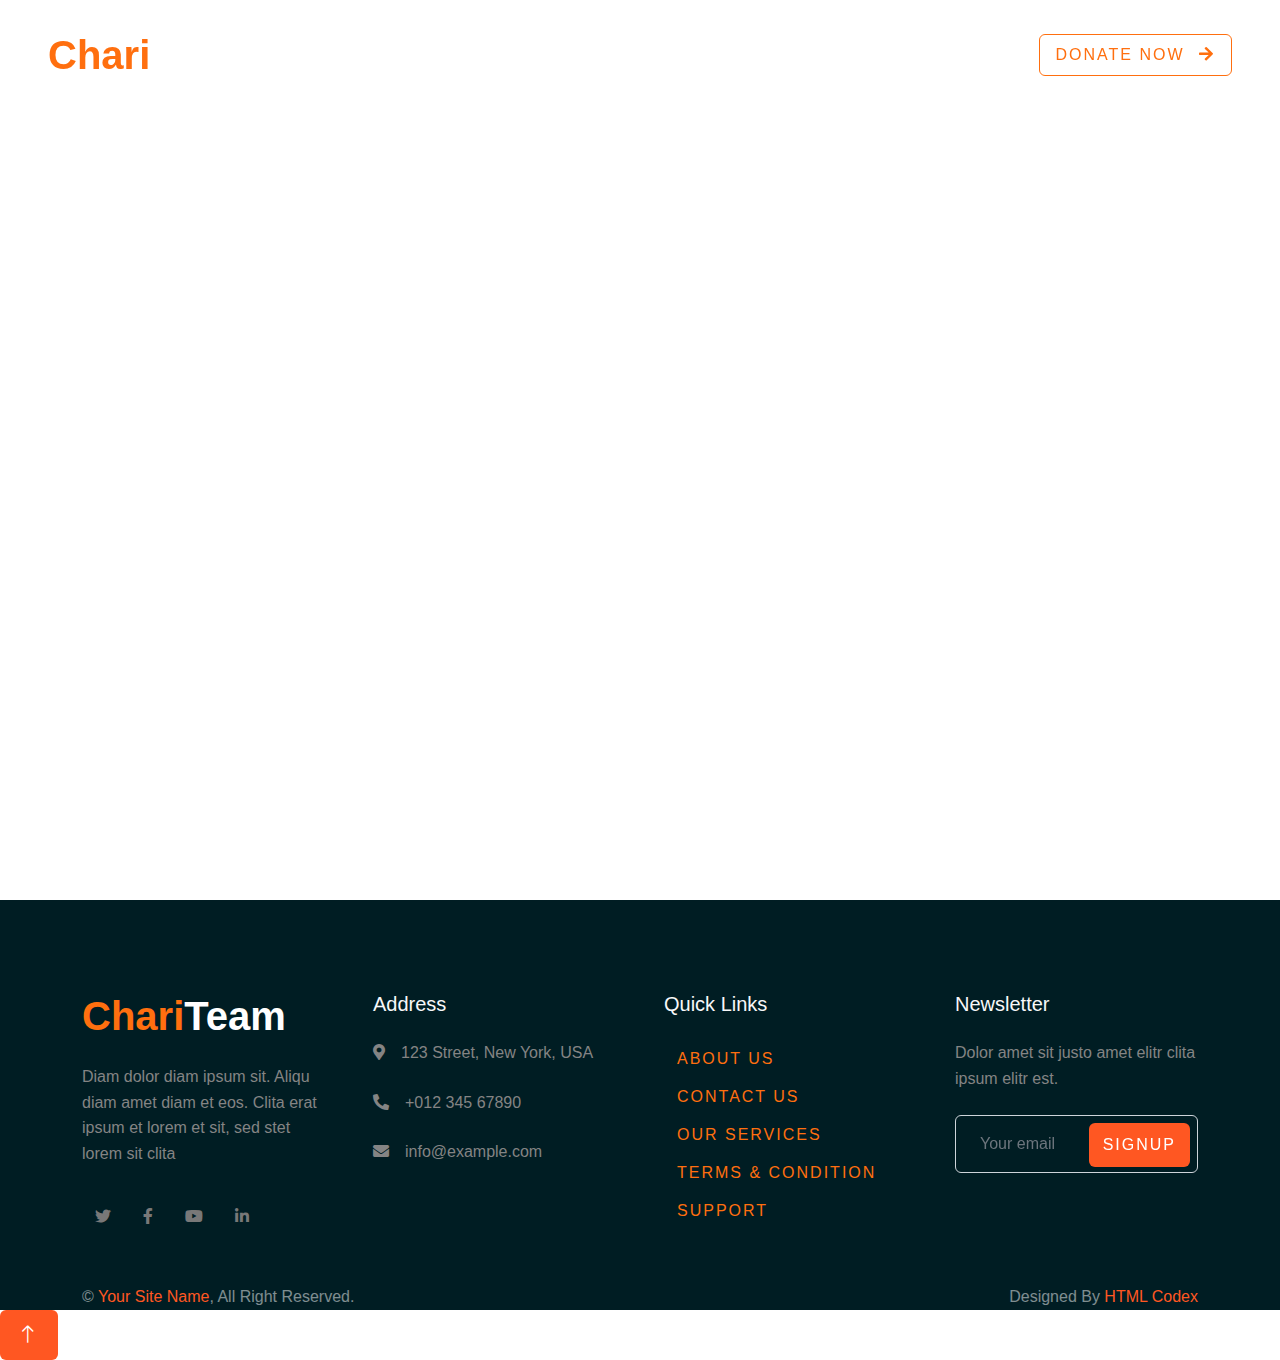
<file: service.html>
<!DOCTYPE html>
<html lang="en">

<head>
    <meta charset="utf-8">
    <title>ChariTeam - Free Nonprofit Website Template</title>
    <meta content="width=device-width, initial-scale=1.0" name="viewport">
    <meta content="" name="keywords">
    <meta content="" name="description">

    <!-- Favicon -->
    <link href="img/favicon.ico" rel="icon">

    <!-- Google Web Fonts -->
    <link rel="preconnect" href="https://fonts.googleapis.com">
    <link rel="preconnect" href="https://fonts.gstatic.com" crossorigin>
    <link href="https://fonts.googleapis.com/css2?family=Inter:wght@400;500;600&family=Saira:wght@500;600;700&display=swap" rel="stylesheet"> 

    <!-- Icon Font Stylesheet -->
    <link href="https://cdnjs.cloudflare.com/ajax/libs/font-awesome/5.10.0/css/all.min.css" rel="stylesheet">
    <link href="https://cdn.jsdelivr.net/npm/bootstrap-icons@1.4.1/font/bootstrap-icons.css" rel="stylesheet">

    <!-- Libraries Stylesheet -->
    <link href="lib/animate/animate.min.css" rel="stylesheet">
    <link href="lib/owlcarousel/assets/owl.carousel.min.css" rel="stylesheet">

    <!-- Customized Bootstrap Stylesheet -->
    <link href="css/bootstrap.min.css" rel="stylesheet">

    <!-- Template Stylesheet -->
    <link href="css/style.css" rel="stylesheet">
</head>

<body>
    <!-- Spinner Start -->
    <div id="spinner" class="show bg-white position-fixed translate-middle w-100 vh-100 top-50 start-50 d-flex align-items-center justify-content-center">
        <div class="spinner-grow text-primary" role="status"></div>
    </div>
    <!-- Spinner End -->


    <!-- Navbar Start -->
    <div class="container-fluid fixed-top px-0 wow fadeIn" data-wow-delay="0.1s">
        <div class="top-bar text-white-50 row gx-0 align-items-center d-none d-lg-flex">
            <div class="col-lg-6 px-5 text-start">
                <small><i class="fa fa-map-marker-alt me-2"></i>123 Street, New York, USA</small>
                <small class="ms-4"><i class="fa fa-envelope me-2"></i>info@example.com</small>
            </div>
            <div class="col-lg-6 px-5 text-end">
                <small>Follow us:</small>
                <a class="text-white-50 ms-3" href=""><i class="fab fa-facebook-f"></i></a>
                <a class="text-white-50 ms-3" href=""><i class="fab fa-twitter"></i></a>
                <a class="text-white-50 ms-3" href=""><i class="fab fa-linkedin-in"></i></a>
                <a class="text-white-50 ms-3" href=""><i class="fab fa-instagram"></i></a>
            </div>
        </div>

        <nav class="navbar navbar-expand-lg navbar-dark py-lg-0 px-lg-5 wow fadeIn" data-wow-delay="0.1s">
            <a href="index.html" class="navbar-brand ms-4 ms-lg-0">
                <h1 class="fw-bold text-primary m-0">Chari<span class="text-white">Team</span></h1>
            </a>
            <button type="button" class="navbar-toggler me-4" data-bs-toggle="collapse" data-bs-target="#navbarCollapse">
                <span class="navbar-toggler-icon"></span>
            </button>
            <div class="collapse navbar-collapse" id="navbarCollapse">
                <div class="navbar-nav ms-auto p-4 p-lg-0">
                    <a href="index.html" class="nav-item nav-link">Home</a>
                    <a href="about.html" class="nav-item nav-link">About</a>
                    <a href="causes.html" class="nav-item nav-link">Causes</a>
                    <div class="nav-item dropdown">
                        <a href="#" class="nav-link dropdown-toggle active" data-bs-toggle="dropdown">Pages</a>
                        <div class="dropdown-menu m-0">
                            <a href="service.html" class="dropdown-item active">Service</a>
                            <a href="donate.html" class="dropdown-item">Donate</a>
                            <a href="team.html" class="dropdown-item">Our Team</a>
                            <a href="testimonial.html" class="dropdown-item">Testimonial</a>
                            <a href="404.html" class="dropdown-item">404 Page</a>
                        </div>
                    </div>
                    <a href="contact.html" class="nav-item nav-link">Contact</a>
                </div>
                <div class="d-none d-lg-flex ms-2">
                    <a class="btn btn-outline-primary py-2 px-3" href="">
                        Donate Now
                        <div class="d-inline-flex btn-sm-square bg-white text-primary rounded-circle ms-2">
                            <i class="fa fa-arrow-right"></i>
                        </div>
                    </a>
                </div>
            </div>
        </nav>
    </div>
    <!-- Navbar End -->


    <!-- Page Header Start -->
    <div class="container-fluid page-header mb-5 wow fadeIn" data-wow-delay="0.1s">
        <div class="container text-center">
            <h1 class="display-4 text-white animated slideInDown mb-4">Service</h1>
            <nav aria-label="breadcrumb animated slideInDown">
                <ol class="breadcrumb justify-content-center mb-0">
                    <li class="breadcrumb-item"><a class="text-white" href="#">Home</a></li>
                    <li class="breadcrumb-item"><a class="text-white" href="#">Pages</a></li>
                    <li class="breadcrumb-item text-primary active" aria-current="page">Service</li>
                </ol>
            </nav>
        </div>
    </div>
    <!-- Page Header End -->


    <!-- Service Start -->
    <div class="container-xxl py-5">
        <div class="container">
            <div class="text-center mx-auto mb-5 wow fadeInUp" data-wow-delay="0.1s" style="max-width: 500px;">
                <div class="d-inline-block rounded-pill bg-secondary text-primary py-1 px-3 mb-3">What We Do</div>
                <h1 class="display-6 mb-5">Learn More What We Do And Get Involved</h1>
            </div>
            <div class="row g-4 justify-content-center">
                <div class="col-lg-4 col-md-6 wow fadeInUp" data-wow-delay="0.1s">
                    <div class="service-item bg-white text-center h-100 p-4 p-xl-5">
                        <img class="img-fluid mb-4" src="img/icon-1.png" alt="">
                        <h4 class="mb-3">Child Education</h4>
                        <p class="mb-4">Tempor ut dolore lorem kasd vero ipsum sit eirmod sit. Ipsum diam justo sed vero dolor duo.</p>
                        <a class="btn btn-outline-primary px-3" href="">
                            Learn More
                            <div class="d-inline-flex btn-sm-square bg-primary text-white rounded-circle ms-2">
                                <i class="fa fa-arrow-right"></i>
                            </div>
                        </a>
                    </div>
                </div>
                <div class="col-lg-4 col-md-6 wow fadeInUp" data-wow-delay="0.3s">
                    <div class="service-item bg-white text-center h-100 p-4 p-xl-5">
                        <img class="img-fluid mb-4" src="img/icon-2.png" alt="">
                        <h4 class="mb-3">Medical Treatment</h4>
                        <p class="mb-4">Tempor ut dolore lorem kasd vero ipsum sit eirmod sit. Ipsum diam justo sed vero dolor duo.</p>
                        <a class="btn btn-outline-primary px-3" href="">
                            Learn More
                            <div class="d-inline-flex btn-sm-square bg-primary text-white rounded-circle ms-2">
                                <i class="fa fa-arrow-right"></i>
                            </div>
                        </a>
                    </div>
                </div>
                <div class="col-lg-4 col-md-6 wow fadeInUp" data-wow-delay="0.5s">
                    <div class="service-item bg-white text-center h-100 p-4 p-xl-5">
                        <img class="img-fluid mb-4" src="img/icon-3.png" alt="">
                        <h4 class="mb-3">Pure Drinking Water</h4>
                        <p class="mb-4">Tempor ut dolore lorem kasd vero ipsum sit eirmod sit. Ipsum diam justo sed vero dolor duo.</p>
                        <a class="btn btn-outline-primary px-3" href="">
                            Learn More
                            <div class="d-inline-flex btn-sm-square bg-primary text-white rounded-circle ms-2">
                                <i class="fa fa-arrow-right"></i>
                            </div>
                        </a>
                    </div>
                </div>
            </div>
        </div>
    </div>
    <!-- Service End -->
        

    <!-- Footer Start -->
    <div class="container-fluid bg-dark text-white-50 footer mt-5 pt-5 wow fadeIn" data-wow-delay="0.1s">
        <div class="container py-5">
            <div class="row g-5">
                <div class="col-lg-3 col-md-6">
                    <h1 class="fw-bold text-primary mb-4">Chari<span class="text-white">Team</span></h1>
                    <p>Diam dolor diam ipsum sit. Aliqu diam amet diam et eos. Clita erat ipsum et lorem et sit, sed stet lorem sit clita</p>
                    <div class="d-flex pt-2">
                        <a class="btn btn-square me-1" href=""><i class="fab fa-twitter"></i></a>
                        <a class="btn btn-square me-1" href=""><i class="fab fa-facebook-f"></i></a>
                        <a class="btn btn-square me-1" href=""><i class="fab fa-youtube"></i></a>
                        <a class="btn btn-square me-0" href=""><i class="fab fa-linkedin-in"></i></a>
                    </div>
                </div>
                <div class="col-lg-3 col-md-6">
                    <h5 class="text-light mb-4">Address</h5>
                    <p><i class="fa fa-map-marker-alt me-3"></i>123 Street, New York, USA</p>
                    <p><i class="fa fa-phone-alt me-3"></i>+012 345 67890</p>
                    <p><i class="fa fa-envelope me-3"></i>info@example.com</p>
                </div>
                <div class="col-lg-3 col-md-6">
                    <h5 class="text-light mb-4">Quick Links</h5>
                    <a class="btn btn-link" href="">About Us</a>
                    <a class="btn btn-link" href="">Contact Us</a>
                    <a class="btn btn-link" href="">Our Services</a>
                    <a class="btn btn-link" href="">Terms & Condition</a>
                    <a class="btn btn-link" href="">Support</a>
                </div>
                <div class="col-lg-3 col-md-6">
                    <h5 class="text-light mb-4">Newsletter</h5>
                    <p>Dolor amet sit justo amet elitr clita ipsum elitr est.</p>
                    <div class="position-relative mx-auto" style="max-width: 400px;">
                        <input class="form-control bg-transparent w-100 py-3 ps-4 pe-5" type="text" placeholder="Your email">
                        <button type="button" class="btn btn-primary py-2 position-absolute top-0 end-0 mt-2 me-2">SignUp</button>
                    </div>
                </div>
            </div>
        </div>
        <div class="container-fluid copyright">
            <div class="container">
                <div class="row">
                    <div class="col-md-6 text-center text-md-start mb-3 mb-md-0">
                        &copy; <a href="#">Your Site Name</a>, All Right Reserved.
                    </div>
                    <div class="col-md-6 text-center text-md-end">
                        <!--/*** This template is free as long as you keep the footer author’s credit link/attribution link/backlink. If you'd like to use the template without the footer author’s credit link/attribution link/backlink, you can purchase the Credit Removal License from "https://htmlcodex.com/credit-removal". Thank you for your support. ***/-->
                        Designed By <a href="https://htmlcodex.com">HTML Codex</a>
                    </div>
                </div>
            </div>
        </div>
    </div>
    <!-- Footer End -->


    <!-- Back to Top -->
    <a href="#" class="btn btn-lg btn-primary btn-lg-square back-to-top"><i class="bi bi-arrow-up"></i></a>


    <!-- JavaScript Libraries -->
    <script src="https://code.jquery.com/jquery-3.4.1.min.js"></script>
    <script src="https://cdn.jsdelivr.net/npm/bootstrap@5.0.0/dist/js/bootstrap.bundle.min.js"></script>
    <script src="lib/wow/wow.min.js"></script>
    <script src="lib/easing/easing.min.js"></script>
    <script src="lib/waypoints/waypoints.min.js"></script>
    <script src="lib/owlcarousel/owl.carousel.min.js"></script>
    <script src="lib/parallax/parallax.min.js"></script>

    <!-- Template Javascript -->
    <script src="js/main.js"></script>
</body>

</html>
</file>
<file: css/icomoon.css>
@font-face {
    font-family: 'icomoon';
    src:    url('fonts/icomoon.eot?1oniuf');
    src:    url('fonts/icomoon.eot?1oniuf#iefix') format('embedded-opentype'),
        url('fonts/icomoon.ttf?1oniuf') format('truetype'),
        url('fonts/icomoon.woff?1oniuf') format('woff'),
        url('fonts/icomoon.svg?1oniuf#icomoon') format('svg');
    font-weight: normal;
    font-style: normal;
}

[class^="icon-"], [class*=" icon-"] {
    /* use !important to prevent issues with browser extensions that change fonts */
    font-family: 'icomoon' !important;
    speak: none;
    font-style: normal;
    font-weight: normal;
    font-variant: normal;
    text-transform: none;
    line-height: 1;

    /* Better Font Rendering =========== */
    -webkit-font-smoothing: antialiased;
    -moz-osx-font-smoothing: grayscale;
}

.icon-mobile:before {
    content: "\e000";
}
.icon-laptop:before {
    content: "\e001";
}
.icon-desktop:before {
    content: "\e002";
}
.icon-tablet:before {
    content: "\e003";
}
.icon-phone:before {
    content: "\e004";
}
.icon-document:before {
    content: "\e005";
}
.icon-documents:before {
    content: "\e006";
}
.icon-search:before {
    content: "\e007";
}
.icon-clipboard:before {
    content: "\e008";
}
.icon-newspaper:before {
    content: "\e009";
}
.icon-notebook:before {
    content: "\e00a";
}
.icon-book-open:before {
    content: "\e00b";
}
.icon-browser:before {
    content: "\e00c";
}
.icon-calendar:before {
    content: "\e00d";
}
.icon-presentation:before {
    content: "\e00e";
}
.icon-picture:before {
    content: "\e00f";
}
.icon-pictures:before {
    content: "\e010";
}
.icon-video:before {
    content: "\e011";
}
.icon-camera:before {
    content: "\e012";
}
.icon-printer:before {
    content: "\e013";
}
.icon-toolbox:before {
    content: "\e014";
}
.icon-briefcase:before {
    content: "\e015";
}
.icon-wallet:before {
    content: "\e016";
}
.icon-gift:before {
    content: "\e017";
}
.icon-bargraph:before {
    content: "\e018";
}
.icon-grid:before {
    content: "\e019";
}
.icon-expand:before {
    content: "\e01a";
}
.icon-focus:before {
    content: "\e01b";
}
.icon-edit:before {
    content: "\e01c";
}
.icon-adjustments:before {
    content: "\e01d";
}
.icon-ribbon:before {
    content: "\e01e";
}
.icon-hourglass:before {
    content: "\e01f";
}
.icon-lock:before {
    content: "\e020";
}
.icon-megaphone:before {
    content: "\e021";
}
.icon-shield:before {
    content: "\e022";
}
.icon-trophy:before {
    content: "\e023";
}
.icon-flag:before {
    content: "\e024";
}
.icon-map:before {
    content: "\e025";
}
.icon-puzzle:before {
    content: "\e026";
}
.icon-basket:before {
    content: "\e027";
}
.icon-envelope:before {
    content: "\e028";
}
.icon-streetsign:before {
    content: "\e029";
}
.icon-telescope:before {
    content: "\e02a";
}
.icon-gears:before {
    content: "\e02b";
}
.icon-key:before {
    content: "\e02c";
}
.icon-paperclip:before {
    content: "\e02d";
}
.icon-attachment:before {
    content: "\e02e";
}
.icon-pricetags:before {
    content: "\e02f";
}
.icon-lightbulb:before {
    content: "\e030";
}
.icon-layers:before {
    content: "\e031";
}
.icon-pencil:before {
    content: "\e032";
}
.icon-tools:before {
    content: "\e033";
}
.icon-tools-2:before {
    content: "\e034";
}
.icon-scissors:before {
    content: "\e035";
}
.icon-paintbrush:before {
    content: "\e036";
}
.icon-magnifying-glass:before {
    content: "\e037";
}
.icon-circle-compass:before {
    content: "\e038";
}
.icon-linegraph:before {
    content: "\e039";
}
.icon-mic:before {
    content: "\e03a";
}
.icon-strategy:before {
    content: "\e03b";
}
.icon-beaker:before {
    content: "\e03c";
}
.icon-caution:before {
    content: "\e03d";
}
.icon-recycle:before {
    content: "\e03e";
}
.icon-anchor:before {
    content: "\e03f";
}
.icon-profile-male:before {
    content: "\e040";
}
.icon-profile-female:before {
    content: "\e041";
}
.icon-bike:before {
    content: "\e042";
}
.icon-wine:before {
    content: "\e043";
}
.icon-hotairballoon:before {
    content: "\e044";
}
.icon-globe:before {
    content: "\e045";
}
.icon-genius:before {
    content: "\e046";
}
.icon-map-pin:before {
    content: "\e047";
}
.icon-dial:before {
    content: "\e048";
}
.icon-chat:before {
    content: "\e049";
}
.icon-heart:before {
    content: "\e04a";
}
.icon-cloud:before {
    content: "\e04b";
}
.icon-upload:before {
    content: "\e04c";
}
.icon-download:before {
    content: "\e04d";
}
.icon-target:before {
    content: "\e04e";
}
.icon-hazardous:before {
    content: "\e04f";
}
.icon-piechart:before {
    content: "\e050";
}
.icon-speedometer:before {
    content: "\e051";
}
.icon-global:before {
    content: "\e052";
}
.icon-compass:before {
    content: "\e053";
}
.icon-lifesaver:before {
    content: "\e054";
}
.icon-clock:before {
    content: "\e055";
}
.icon-aperture:before {
    content: "\e056";
}
.icon-quote:before {
    content: "\e057";
}
.icon-scope:before {
    content: "\e058";
}
.icon-alarmclock:before {
    content: "\e059";
}
.icon-refresh:before {
    content: "\e05a";
}
.icon-happy:before {
    content: "\e05b";
}
.icon-sad:before {
    content: "\e05c";
}
.icon-facebook:before {
    content: "\e05d";
}
.icon-twitter:before {
    content: "\e05e";
}
.icon-googleplus:before {
    content: "\e05f";
}
.icon-rss:before {
    content: "\e060";
}
.icon-tumblr:before {
    content: "\e061";
}
.icon-linkedin:before {
    content: "\e062";
}
.icon-dribbble:before {
    content: "\e063";
}
.icon-box2:before {
    content: "\ea82";
}
.icon-write:before {
    content: "\ea83";
}
.icon-clock2:before {
    content: "\ea84";
}
.icon-reply2:before {
    content: "\ea85";
}
.icon-reply-all2:before {
    content: "\ea86";
}
.icon-forward2:before {
    content: "\ea87";
}
.icon-flag2:before {
    content: "\ea88";
}
.icon-search2:before {
    content: "\ea89";
}
.icon-trash2:before {
    content: "\ea8a";
}
.icon-envelope2:before {
    content: "\ea8b";
}
.icon-bubble:before {
    content: "\ea8c";
}
.icon-bubbles:before {
    content: "\ea8d";
}
.icon-user2:before {
    content: "\ea8e";
}
.icon-users2:before {
    content: "\ea8f";
}
.icon-cloud2:before {
    content: "\ea90";
}
.icon-download2:before {
    content: "\ea91";
}
.icon-upload2:before {
    content: "\ea92";
}
.icon-rain:before {
    content: "\ea93";
}
.icon-sun:before {
    content: "\ea94";
}
.icon-moon2:before {
    content: "\ea95";
}
.icon-bell2:before {
    content: "\ea96";
}
.icon-folder2:before {
    content: "\ea97";
}
.icon-pin2:before {
    content: "\ea98";
}
.icon-sound2:before {
    content: "\ea99";
}
.icon-microphone:before {
    content: "\ea9a";
}
.icon-camera2:before {
    content: "\ea9b";
}
.icon-image2:before {
    content: "\ea9c";
}
.icon-cog2:before {
    content: "\ea9d";
}
.icon-calendar2:before {
    content: "\ea9e";
}
.icon-book2:before {
    content: "\ea9f";
}
.icon-map-marker:before {
    content: "\eaa0";
}
.icon-store:before {
    content: "\eaa1";
}
.icon-support:before {
    content: "\eaa2";
}
.icon-tag2:before {
    content: "\eaa3";
}
.icon-heart2:before {
    content: "\eaa4";
}
.icon-video-camera:before {
    content: "\eaa5";
}
.icon-trophy2:before {
    content: "\eaa6";
}
.icon-cart:before {
    content: "\eaa7";
}
.icon-eye2:before {
    content: "\eaa8";
}
.icon-cancel:before {
    content: "\eaa9";
}
.icon-chart:before {
    content: "\eaaa";
}
.icon-target2:before {
    content: "\eaab";
}
.icon-printer2:before {
    content: "\eaac";
}
.icon-location2:before {
    content: "\eaad";
}
.icon-bookmark2:before {
    content: "\eaae";
}
.icon-monitor:before {
    content: "\eaaf";
}
.icon-cross2:before {
    content: "\eab0";
}
.icon-plus2:before {
    content: "\eab1";
}
.icon-left:before {
    content: "\eab2";
}
.icon-up:before {
    content: "\eab3";
}
.icon-browser2:before {
    content: "\eab4";
}
.icon-windows:before {
    content: "\eab5";
}
.icon-switch2:before {
    content: "\eab6";
}
.icon-dashboard:before {
    content: "\eab7";
}
.icon-play:before {
    content: "\eab8";
}
.icon-fast-forward:before {
    content: "\eab9";
}
.icon-next:before {
    content: "\eaba";
}
.icon-refresh2:before {
    content: "\eabb";
}
.icon-film:before {
    content: "\eabc";
}
.icon-home2:before {
    content: "\eabd";
}
.icon-add-to-list:before {
    content: "\e901";
}
.icon-classic-computer:before {
    content: "\e902";
}
.icon-controller-fast-backward:before {
    content: "\e903";
}
.icon-creative-commons-attribution:before {
    content: "\e904";
}
.icon-creative-commons-noderivs:before {
    content: "\e905";
}
.icon-creative-commons-noncommercial-eu:before {
    content: "\e906";
}
.icon-creative-commons-noncommercial-us:before {
    content: "\e907";
}
.icon-creative-commons-public-domain:before {
    content: "\e908";
}
.icon-creative-commons-remix:before {
    content: "\e909";
}
.icon-creative-commons-share:before {
    content: "\e90a";
}
.icon-creative-commons-sharealike:before {
    content: "\e90b";
}
.icon-creative-commons:before {
    content: "\e90c";
}
.icon-document-landscape:before {
    content: "\e90d";
}
.icon-remove-user:before {
    content: "\e90e";
}
.icon-warning:before {
    content: "\e90f";
}
.icon-arrow-bold-down:before {
    content: "\e910";
}
.icon-arrow-bold-left:before {
    content: "\e911";
}
.icon-arrow-bold-right:before {
    content: "\e912";
}
.icon-arrow-bold-up:before {
    content: "\e913";
}
.icon-arrow-down:before {
    content: "\e914";
}
.icon-arrow-left:before {
    content: "\e915";
}
.icon-arrow-long-down:before {
    content: "\e916";
}
.icon-arrow-long-left:before {
    content: "\e917";
}
.icon-arrow-long-right:before {
    content: "\e918";
}
.icon-arrow-long-up:before {
    content: "\e919";
}
.icon-arrow-right:before {
    content: "\e91a";
}
.icon-arrow-up:before {
    content: "\e91b";
}
.icon-arrow-with-circle-down:before {
    content: "\e91c";
}
.icon-arrow-with-circle-left:before {
    content: "\e91d";
}
.icon-arrow-with-circle-right:before {
    content: "\e91e";
}
.icon-arrow-with-circle-up:before {
    content: "\e91f";
}
.icon-bookmark:before {
    content: "\e920";
}
.icon-bookmarks:before {
    content: "\e921";
}
.icon-chevron-down:before {
    content: "\e922";
}
.icon-chevron-left:before {
    content: "\e923";
}
.icon-chevron-right:before {
    content: "\e924";
}
.icon-chevron-small-down:before {
    content: "\e925";
}
.icon-chevron-small-left:before {
    content: "\e926";
}
.icon-chevron-small-right:before {
    content: "\e927";
}
.icon-chevron-small-up:before {
    content: "\e928";
}
.icon-chevron-thin-down:before {
    content: "\e929";
}
.icon-chevron-thin-left:before {
    content: "\e92a";
}
.icon-chevron-thin-right:before {
    content: "\e92b";
}
.icon-chevron-thin-up:before {
    content: "\e92c";
}
.icon-chevron-up:before {
    content: "\e92d";
}
.icon-chevron-with-circle-down:before {
    content: "\e92e";
}
.icon-chevron-with-circle-left:before {
    content: "\e92f";
}
.icon-chevron-with-circle-right:before {
    content: "\e930";
}
.icon-chevron-with-circle-up:before {
    content: "\e931";
}
.icon-cloud3:before {
    content: "\e932";
}
.icon-controller-fast-forward:before {
    content: "\e933";
}
.icon-controller-jump-to-start:before {
    content: "\e934";
}
.icon-controller-next:before {
    content: "\e935";
}
.icon-controller-paus:before {
    content: "\e936";
}
.icon-controller-play:before {
    content: "\e937";
}
.icon-controller-record:before {
    content: "\e938";
}
.icon-controller-stop:before {
    content: "\e939";
}
.icon-controller-volume:before {
    content: "\e93a";
}
.icon-dot-single:before {
    content: "\e93b";
}
.icon-dots-three-horizontal:before {
    content: "\e93c";
}
.icon-dots-three-vertical:before {
    content: "\e93d";
}
.icon-dots-two-horizontal:before {
    content: "\e93e";
}
.icon-dots-two-vertical:before {
    content: "\e93f";
}
.icon-download3:before {
    content: "\e940";
}
.icon-emoji-flirt:before {
    content: "\e941";
}
.icon-flow-branch:before {
    content: "\e942";
}
.icon-flow-cascade:before {
    content: "\e943";
}
.icon-flow-line:before {
    content: "\e944";
}
.icon-flow-parallel:before {
    content: "\e945";
}
.icon-flow-tree:before {
    content: "\e946";
}
.icon-install:before {
    content: "\e947";
}
.icon-layers2:before {
    content: "\e948";
}
.icon-open-book:before {
    content: "\e949";
}
.icon-resize-100:before {
    content: "\e94a";
}
.icon-resize-full-screen:before {
    content: "\e94b";
}
.icon-save:before {
    content: "\e94c";
}
.icon-select-arrows:before {
    content: "\e94d";
}
.icon-sound-mute:before {
    content: "\e94e";
}
.icon-sound:before {
    content: "\e94f";
}
.icon-trash:before {
    content: "\e950";
}
.icon-triangle-down:before {
    content: "\e951";
}
.icon-triangle-left:before {
    content: "\e952";
}
.icon-triangle-right:before {
    content: "\e953";
}
.icon-triangle-up:before {
    content: "\e954";
}
.icon-uninstall:before {
    content: "\e955";
}
.icon-upload-to-cloud:before {
    content: "\e956";
}
.icon-upload3:before {
    content: "\e957";
}
.icon-add-user:before {
    content: "\e958";
}
.icon-address:before {
    content: "\e959";
}
.icon-adjust:before {
    content: "\e95a";
}
.icon-air:before {
    content: "\e95b";
}
.icon-aircraft-landing:before {
    content: "\e95c";
}
.icon-aircraft-take-off:before {
    content: "\e95d";
}
.icon-aircraft:before {
    content: "\e95e";
}
.icon-align-bottom:before {
    content: "\e95f";
}
.icon-align-horizontal-middle:before {
    content: "\e960";
}
.icon-align-left:before {
    content: "\e961";
}
.icon-align-right:before {
    content: "\e962";
}
.icon-align-top:before {
    content: "\e963";
}
.icon-align-vertical-middle:before {
    content: "\e964";
}
.icon-archive:before {
    content: "\e965";
}
.icon-area-graph:before {
    content: "\e966";
}
.icon-attachment2:before {
    content: "\e967";
}
.icon-awareness-ribbon:before {
    content: "\e968";
}
.icon-back-in-time:before {
    content: "\e969";
}
.icon-back:before {
    content: "\e96a";
}
.icon-bar-graph:before {
    content: "\e96b";
}
.icon-battery:before {
    content: "\e96c";
}
.icon-beamed-note:before {
    content: "\e96d";
}
.icon-bell:before {
    content: "\e96e";
}
.icon-blackboard:before {
    content: "\e96f";
}
.icon-block:before {
    content: "\e970";
}
.icon-book:before {
    content: "\e971";
}
.icon-bowl:before {
    content: "\e972";
}
.icon-box:before {
    content: "\e973";
}
.icon-briefcase2:before {
    content: "\e974";
}
.icon-browser3:before {
    content: "\e975";
}
.icon-brush:before {
    content: "\e976";
}
.icon-bucket:before {
    content: "\e977";
}
.icon-cake:before {
    content: "\e978";
}
.icon-calculator:before {
    content: "\e979";
}
.icon-calendar3:before {
    content: "\e97a";
}
.icon-camera3:before {
    content: "\e97b";
}
.icon-ccw:before {
    content: "\e97c";
}
.icon-chat2:before {
    content: "\e97d";
}
.icon-check:before {
    content: "\e97e";
}
.icon-circle-with-cross:before {
    content: "\e97f";
}
.icon-circle-with-minus:before {
    content: "\e980";
}
.icon-circle-with-plus:before {
    content: "\e981";
}
.icon-circle:before {
    content: "\e982";
}
.icon-circular-graph:before {
    content: "\e983";
}
.icon-clapperboard:before {
    content: "\e984";
}
.icon-clipboard2:before {
    content: "\e985";
}
.icon-clock3:before {
    content: "\e986";
}
.icon-code:before {
    content: "\e987";
}
.icon-cog:before {
    content: "\e988";
}
.icon-colours:before {
    content: "\e989";
}
.icon-compass2:before {
    content: "\e98a";
}
.icon-copy:before {
    content: "\e98b";
}
.icon-credit-card:before {
    content: "\e98c";
}
.icon-credit:before {
    content: "\e98d";
}
.icon-cross:before {
    content: "\e98e";
}
.icon-cup:before {
    content: "\e98f";
}
.icon-cw:before {
    content: "\e990";
}
.icon-cycle:before {
    content: "\e991";
}
.icon-database:before {
    content: "\e992";
}
.icon-dial-pad:before {
    content: "\e993";
}
.icon-direction:before {
    content: "\e994";
}
.icon-document2:before {
    content: "\e995";
}
.icon-documents2:before {
    content: "\e996";
}
.icon-drink:before {
    content: "\e997";
}
.icon-drive:before {
    content: "\e998";
}
.icon-drop:before {
    content: "\e999";
}
.icon-edit2:before {
    content: "\e99a";
}
.icon-email:before {
    content: "\e99b";
}
.icon-emoji-happy:before {
    content: "\e99c";
}
.icon-emoji-neutral:before {
    content: "\e99d";
}
.icon-emoji-sad:before {
    content: "\e99e";
}
.icon-erase:before {
    content: "\e99f";
}
.icon-eraser:before {
    content: "\e9a0";
}
.icon-export:before {
    content: "\e9a1";
}
.icon-eye:before {
    content: "\e9a2";
}
.icon-feather:before {
    content: "\e9a3";
}
.icon-flag3:before {
    content: "\e9a4";
}
.icon-flash:before {
    content: "\e9a5";
}
.icon-flashlight:before {
    content: "\e9a6";
}
.icon-flat-brush:before {
    content: "\e9a7";
}
.icon-folder-images:before {
    content: "\e9a8";
}
.icon-folder-music:before {
    content: "\e9a9";
}
.icon-folder-video:before {
    content: "\e9aa";
}
.icon-folder:before {
    content: "\e9ab";
}
.icon-forward:before {
    content: "\e9ac";
}
.icon-funnel:before {
    content: "\e9ad";
}
.icon-game-controller:before {
    content: "\e9ae";
}
.icon-gauge:before {
    content: "\e9af";
}
.icon-globe2:before {
    content: "\e9b0";
}
.icon-graduation-cap:before {
    content: "\e9b1";
}
.icon-grid2:before {
    content: "\e9b2";
}
.icon-hair-cross:before {
    content: "\e9b3";
}
.icon-hand:before {
    content: "\e9b4";
}
.icon-heart-outlined:before {
    content: "\e9b5";
}
.icon-heart3:before {
    content: "\e9b6";
}
.icon-help-with-circle:before {
    content: "\e9b7";
}
.icon-help:before {
    content: "\e9b8";
}
.icon-home:before {
    content: "\e9b9";
}
.icon-hour-glass:before {
    content: "\e9ba";
}
.icon-image-inverted:before {
    content: "\e9bb";
}
.icon-image:before {
    content: "\e9bc";
}
.icon-images:before {
    content: "\e9bd";
}
.icon-inbox:before {
    content: "\e9be";
}
.icon-infinity:before {
    content: "\e9bf";
}
.icon-info-with-circle:before {
    content: "\e9c0";
}
.icon-info:before {
    content: "\e9c1";
}
.icon-key2:before {
    content: "\e9c2";
}
.icon-keyboard:before {
    content: "\e9c3";
}
.icon-lab-flask:before {
    content: "\e9c4";
}
.icon-landline:before {
    content: "\e9c5";
}
.icon-language:before {
    content: "\e9c6";
}
.icon-laptop2:before {
    content: "\e9c7";
}
.icon-leaf:before {
    content: "\e9c8";
}
.icon-level-down:before {
    content: "\e9c9";
}
.icon-level-up:before {
    content: "\e9ca";
}
.icon-lifebuoy:before {
    content: "\e9cb";
}
.icon-light-bulb:before {
    content: "\e9cc";
}
.icon-light-down:before {
    content: "\e9cd";
}
.icon-light-up:before {
    content: "\e9ce";
}
.icon-line-graph:before {
    content: "\e9cf";
}
.icon-link:before {
    content: "\e9d0";
}
.icon-list:before {
    content: "\e9d1";
}
.icon-location-pin:before {
    content: "\e9d2";
}
.icon-location:before {
    content: "\e9d3";
}
.icon-lock-open:before {
    content: "\e9d4";
}
.icon-lock2:before {
    content: "\e9d5";
}
.icon-log-out:before {
    content: "\e9d6";
}
.icon-login:before {
    content: "\e9d7";
}
.icon-loop:before {
    content: "\e9d8";
}
.icon-magnet:before {
    content: "\e9d9";
}
.icon-magnifying-glass2:before {
    content: "\e9da";
}
.icon-mail:before {
    content: "\e9db";
}
.icon-man:before {
    content: "\e9dc";
}
.icon-map2:before {
    content: "\e9dd";
}
.icon-mask:before {
    content: "\e9de";
}
.icon-medal:before {
    content: "\e9df";
}
.icon-megaphone2:before {
    content: "\e9e0";
}
.icon-menu:before {
    content: "\e9e1";
}
.icon-message:before {
    content: "\e9e2";
}
.icon-mic2:before {
    content: "\e9e3";
}
.icon-minus:before {
    content: "\e9e4";
}
.icon-mobile2:before {
    content: "\e9e5";
}
.icon-modern-mic:before {
    content: "\e9e6";
}
.icon-moon:before {
    content: "\e9e7";
}
.icon-mouse:before {
    content: "\e9e8";
}
.icon-music:before {
    content: "\e9e9";
}
.icon-network:before {
    content: "\e9ea";
}
.icon-new-message:before {
    content: "\e9eb";
}
.icon-new:before {
    content: "\e9ec";
}
.icon-news:before {
    content: "\e9ed";
}
.icon-note:before {
    content: "\e9ee";
}
.icon-notification:before {
    content: "\e9ef";
}
.icon-old-mobile:before {
    content: "\e9f0";
}
.icon-old-phone:before {
    content: "\e9f1";
}
.icon-palette:before {
    content: "\e9f2";
}
.icon-paper-plane:before {
    content: "\e9f3";
}
.icon-pencil2:before {
    content: "\e9f4";
}
.icon-phone2:before {
    content: "\e9f5";
}
.icon-pie-chart:before {
    content: "\e9f6";
}
.icon-pin:before {
    content: "\e9f7";
}
.icon-plus:before {
    content: "\e9f8";
}
.icon-popup:before {
    content: "\e9f9";
}
.icon-power-plug:before {
    content: "\e9fa";
}
.icon-price-ribbon:before {
    content: "\e9fb";
}
.icon-price-tag:before {
    content: "\e9fc";
}
.icon-print:before {
    content: "\e9fd";
}
.icon-progress-empty:before {
    content: "\e9fe";
}
.icon-progress-full:before {
    content: "\e9ff";
}
.icon-progress-one:before {
    content: "\ea00";
}
.icon-progress-two:before {
    content: "\ea01";
}
.icon-publish:before {
    content: "\ea02";
}
.icon-quote2:before {
    content: "\ea03";
}
.icon-radio:before {
    content: "\ea04";
}
.icon-reply-all:before {
    content: "\ea05";
}
.icon-reply:before {
    content: "\ea06";
}
.icon-retweet:before {
    content: "\ea07";
}
.icon-rocket:before {
    content: "\ea08";
}
.icon-round-brush:before {
    content: "\ea09";
}
.icon-rss2:before {
    content: "\ea0a";
}
.icon-ruler:before {
    content: "\ea0b";
}
.icon-scissors2:before {
    content: "\ea0c";
}
.icon-share-alternitive:before {
    content: "\ea0d";
}
.icon-share:before {
    content: "\ea0e";
}
.icon-shareable:before {
    content: "\ea0f";
}
.icon-shield2:before {
    content: "\ea10";
}
.icon-shop:before {
    content: "\ea11";
}
.icon-shopping-bag:before {
    content: "\ea12";
}
.icon-shopping-basket:before {
    content: "\ea13";
}
.icon-shopping-cart:before {
    content: "\ea14";
}
.icon-shuffle:before {
    content: "\ea15";
}
.icon-signal:before {
    content: "\ea16";
}
.icon-sound-mix:before {
    content: "\ea17";
}
.icon-sports-club:before {
    content: "\ea18";
}
.icon-spreadsheet:before {
    content: "\ea19";
}
.icon-squared-cross:before {
    content: "\ea1a";
}
.icon-squared-minus:before {
    content: "\ea1b";
}
.icon-squared-plus:before {
    content: "\ea1c";
}
.icon-star-outlined:before {
    content: "\ea1d";
}
.icon-star:before {
    content: "\ea1e";
}
.icon-stopwatch:before {
    content: "\ea1f";
}
.icon-suitcase:before {
    content: "\ea20";
}
.icon-swap:before {
    content: "\ea21";
}
.icon-sweden:before {
    content: "\ea22";
}
.icon-switch:before {
    content: "\ea23";
}
.icon-tablet2:before {
    content: "\ea24";
}
.icon-tag:before {
    content: "\ea25";
}
.icon-text-document-inverted:before {
    content: "\ea26";
}
.icon-text-document:before {
    content: "\ea27";
}
.icon-text:before {
    content: "\ea28";
}
.icon-thermometer:before {
    content: "\ea29";
}
.icon-thumbs-down:before {
    content: "\ea2a";
}
.icon-thumbs-up:before {
    content: "\ea2b";
}
.icon-thunder-cloud:before {
    content: "\ea2c";
}
.icon-ticket:before {
    content: "\ea2d";
}
.icon-time-slot:before {
    content: "\ea2e";
}
.icon-tools2:before {
    content: "\ea2f";
}
.icon-traffic-cone:before {
    content: "\ea30";
}
.icon-tree:before {
    content: "\ea31";
}
.icon-trophy3:before {
    content: "\ea32";
}
.icon-tv:before {
    content: "\ea33";
}
.icon-typing:before {
    content: "\ea34";
}
.icon-unread:before {
    content: "\ea35";
}
.icon-untag:before {
    content: "\ea36";
}
.icon-user:before {
    content: "\ea37";
}
.icon-users:before {
    content: "\ea38";
}
.icon-v-card:before {
    content: "\ea39";
}
.icon-video2:before {
    content: "\ea3a";
}
.icon-vinyl:before {
    content: "\ea3b";
}
.icon-voicemail:before {
    content: "\ea3c";
}
.icon-wallet2:before {
    content: "\ea3d";
}
.icon-water:before {
    content: "\ea3e";
}
.icon-500px-with-circle:before {
    content: "\ea3f";
}
.icon-500px:before {
    content: "\ea40";
}
.icon-basecamp:before {
    content: "\ea41";
}
.icon-behance:before {
    content: "\ea42";
}
.icon-creative-cloud:before {
    content: "\ea43";
}
.icon-dropbox:before {
    content: "\ea44";
}
.icon-evernote:before {
    content: "\ea45";
}
.icon-flattr:before {
    content: "\ea46";
}
.icon-foursquare:before {
    content: "\ea47";
}
.icon-google-drive:before {
    content: "\ea48";
}
.icon-google-hangouts:before {
    content: "\ea49";
}
.icon-grooveshark:before {
    content: "\ea4a";
}
.icon-icloud:before {
    content: "\ea4b";
}
.icon-mixi:before {
    content: "\ea4c";
}
.icon-onedrive:before {
    content: "\ea4d";
}
.icon-paypal:before {
    content: "\ea4e";
}
.icon-picasa:before {
    content: "\ea4f";
}
.icon-qq:before {
    content: "\ea50";
}
.icon-rdio-with-circle:before {
    content: "\ea51";
}
.icon-renren:before {
    content: "\ea52";
}
.icon-scribd:before {
    content: "\ea53";
}
.icon-sina-weibo:before {
    content: "\ea54";
}
.icon-skype-with-circle:before {
    content: "\ea55";
}
.icon-skype:before {
    content: "\ea56";
}
.icon-slideshare:before {
    content: "\ea57";
}
.icon-smashing:before {
    content: "\ea58";
}
.icon-soundcloud:before {
    content: "\ea59";
}
.icon-spotify-with-circle:before {
    content: "\ea5a";
}
.icon-spotify:before {
    content: "\ea5b";
}
.icon-swarm:before {
    content: "\ea5c";
}
.icon-vine-with-circle:before {
    content: "\ea5d";
}
.icon-vine:before {
    content: "\ea5e";
}
.icon-vk-alternitive:before {
    content: "\ea5f";
}
.icon-vk-with-circle:before {
    content: "\ea60";
}
.icon-vk:before {
    content: "\ea61";
}
.icon-xing-with-circle:before {
    content: "\ea62";
}
.icon-xing:before {
    content: "\ea63";
}
.icon-yelp:before {
    content: "\ea64";
}
.icon-dribbble-with-circle:before {
    content: "\ea65";
}
.icon-dribbble2:before {
    content: "\ea66";
}
.icon-facebook-with-circle:before {
    content: "\ea67";
}
.icon-facebook2:before {
    content: "\ea68";
}
.icon-flickr-with-circle:before {
    content: "\ea69";
}
.icon-flickr:before {
    content: "\ea6a";
}
.icon-github-with-circle:before {
    content: "\ea6b";
}
.icon-github:before {
    content: "\ea6c";
}
.icon-google-with-circle:before {
    content: "\ea6d";
}
.icon-google:before {
    content: "\ea6e";
}
.icon-instagram-with-circle:before {
    content: "\ea6f";
}
.icon-instagram:before {
    content: "\ea70";
}
.icon-lastfm-with-circle:before {
    content: "\ea71";
}
.icon-lastfm:before {
    content: "\ea72";
}
.icon-linkedin-with-circle:before {
    content: "\ea73";
}
.icon-linkedin2:before {
    content: "\ea74";
}
.icon-pinterest-with-circle:before {
    content: "\ea75";
}
.icon-pinterest:before {
    content: "\ea76";
}
.icon-rdio:before {
    content: "\ea77";
}
.icon-stumbleupon-with-circle:before {
    content: "\ea78";
}
.icon-stumbleupon:before {
    content: "\ea79";
}
.icon-tumblr-with-circle:before {
    content: "\ea7a";
}
.icon-tumblr2:before {
    content: "\ea7b";
}
.icon-twitter-with-circle:before {
    content: "\ea7c";
}
.icon-twitter2:before {
    content: "\ea7d";
}
.icon-vimeo-with-circle:before {
    content: "\ea7e";
}
.icon-vimeo:before {
    content: "\ea7f";
}
.icon-youtube-with-circle:before {
    content: "\ea80";
}
.icon-youtube:before {
    content: "\ea81";
}
.icon-home3:before {
    content: "\eabe";
}
.icon-home22:before {
    content: "\eabf";
}
.icon-home32:before {
    content: "\eac0";
}
.icon-office:before {
    content: "\eac1";
}
.icon-newspaper2:before {
    content: "\eac2";
}
.icon-pencil3:before {
    content: "\eac3";
}
.icon-pencil22:before {
    content: "\eac4";
}
.icon-quill:before {
    content: "\eac5";
}
.icon-pen:before {
    content: "\eac6";
}
.icon-blog:before {
    content: "\eac7";
}
.icon-eyedropper:before {
    content: "\eac8";
}
.icon-droplet:before {
    content: "\eac9";
}
.icon-paint-format:before {
    content: "\eaca";
}
.icon-image3:before {
    content: "\eacb";
}
.icon-images2:before {
    content: "\eacc";
}
.icon-camera4:before {
    content: "\eacd";
}
.icon-headphones:before {
    content: "\eace";
}
.icon-music2:before {
    content: "\eacf";
}
.icon-play2:before {
    content: "\ead0";
}
.icon-film2:before {
    content: "\ead1";
}
.icon-video-camera2:before {
    content: "\ead2";
}
.icon-dice:before {
    content: "\ead3";
}
.icon-pacman:before {
    content: "\ead4";
}
.icon-spades:before {
    content: "\ead5";
}
.icon-clubs:before {
    content: "\ead6";
}
.icon-diamonds:before {
    content: "\ead7";
}
.icon-bullhorn:before {
    content: "\ead8";
}
.icon-connection:before {
    content: "\ead9";
}
.icon-podcast:before {
    content: "\eada";
}
.icon-feed:before {
    content: "\eadb";
}
.icon-mic3:before {
    content: "\eadc";
}
.icon-book3:before {
    content: "\eadd";
}
.icon-books:before {
    content: "\eade";
}
.icon-library:before {
    content: "\eadf";
}
.icon-file-text:before {
    content: "\eae0";
}
.icon-profile:before {
    content: "\eae1";
}
.icon-file-empty:before {
    content: "\eae2";
}
.icon-files-empty:before {
    content: "\eae3";
}
.icon-file-text2:before {
    content: "\eae4";
}
.icon-file-picture:before {
    content: "\eae5";
}
.icon-file-music:before {
    content: "\eae6";
}
.icon-file-play:before {
    content: "\eae7";
}
.icon-file-video:before {
    content: "\eae8";
}
.icon-file-zip:before {
    content: "\eae9";
}
.icon-copy2:before {
    content: "\eaea";
}
.icon-paste:before {
    content: "\eaeb";
}
.icon-stack:before {
    content: "\eaec";
}
.icon-folder3:before {
    content: "\eaed";
}
.icon-folder-open:before {
    content: "\eaee";
}
.icon-folder-plus:before {
    content: "\eaef";
}
.icon-folder-minus:before {
    content: "\eaf0";
}
.icon-folder-download:before {
    content: "\eaf1";
}
.icon-folder-upload:before {
    content: "\eaf2";
}
.icon-price-tag2:before {
    content: "\eaf3";
}
.icon-price-tags:before {
    content: "\eaf4";
}
.icon-barcode:before {
    content: "\eaf5";
}
.icon-qrcode:before {
    content: "\eaf6";
}
.icon-ticket2:before {
    content: "\eaf7";
}
.icon-cart2:before {
    content: "\eaf8";
}
.icon-coin-dollar:before {
    content: "\eaf9";
}
.icon-coin-euro:before {
    content: "\eafa";
}
.icon-coin-pound:before {
    content: "\eafb";
}
.icon-coin-yen:before {
    content: "\eafc";
}
.icon-credit-card2:before {
    content: "\eafd";
}
.icon-calculator2:before {
    content: "\eafe";
}
.icon-lifebuoy2:before {
    content: "\eaff";
}
.icon-phone3:before {
    content: "\eb00";
}
.icon-phone-hang-up:before {
    content: "\eb01";
}
.icon-address-book:before {
    content: "\eb02";
}
.icon-envelop:before {
    content: "\eb03";
}
.icon-pushpin:before {
    content: "\eb04";
}
.icon-location3:before {
    content: "\eb05";
}
.icon-location22:before {
    content: "\eb06";
}
.icon-compass3:before {
    content: "\eb07";
}
.icon-compass22:before {
    content: "\eb08";
}
.icon-map3:before {
    content: "\eb09";
}
.icon-map22:before {
    content: "\eb0a";
}
.icon-history:before {
    content: "\eb0b";
}
.icon-clock4:before {
    content: "\eb0c";
}
.icon-clock22:before {
    content: "\eb0d";
}
.icon-alarm:before {
    content: "\eb0e";
}
.icon-bell3:before {
    content: "\eb0f";
}
.icon-stopwatch2:before {
    content: "\eb10";
}
.icon-calendar4:before {
    content: "\eb11";
}
.icon-printer3:before {
    content: "\eb12";
}
.icon-keyboard2:before {
    content: "\eb13";
}
.icon-display:before {
    content: "\eb14";
}
.icon-laptop3:before {
    content: "\eb15";
}
.icon-mobile3:before {
    content: "\eb16";
}
.icon-mobile22:before {
    content: "\eb17";
}
.icon-tablet3:before {
    content: "\eb18";
}
.icon-tv2:before {
    content: "\eb19";
}
.icon-drawer:before {
    content: "\eb1a";
}
.icon-drawer2:before {
    content: "\eb1b";
}
.icon-box-add:before {
    content: "\eb1c";
}
.icon-box-remove:before {
    content: "\eb1d";
}
.icon-download4:before {
    content: "\eb1e";
}
.icon-upload4:before {
    content: "\eb1f";
}
.icon-floppy-disk:before {
    content: "\eb20";
}
.icon-drive2:before {
    content: "\eb21";
}
.icon-database2:before {
    content: "\eb22";
}
.icon-undo:before {
    content: "\eb23";
}
.icon-redo:before {
    content: "\eb24";
}
.icon-undo2:before {
    content: "\eb25";
}
.icon-redo2:before {
    content: "\eb26";
}
.icon-forward3:before {
    content: "\eb27";
}
.icon-reply3:before {
    content: "\eb28";
}
.icon-bubble2:before {
    content: "\eb29";
}
.icon-bubbles2:before {
    content: "\eb2a";
}
.icon-bubbles22:before {
    content: "\eb2b";
}
.icon-bubble22:before {
    content: "\eb2c";
}
.icon-bubbles3:before {
    content: "\eb2d";
}
.icon-bubbles4:before {
    content: "\eb2e";
}
.icon-user3:before {
    content: "\eb2f";
}
.icon-users3:before {
    content: "\eb30";
}
.icon-user-plus:before {
    content: "\eb31";
}
.icon-user-minus:before {
    content: "\eb32";
}
.icon-user-check:before {
    content: "\eb33";
}
.icon-user-tie:before {
    content: "\eb34";
}
.icon-quotes-left:before {
    content: "\eb35";
}
.icon-quotes-right:before {
    content: "\eb36";
}
.icon-hour-glass2:before {
    content: "\eb37";
}
.icon-spinner:before {
    content: "\eb38";
}
.icon-spinner2:before {
    content: "\eb39";
}
.icon-spinner3:before {
    content: "\eb3a";
}
.icon-spinner4:before {
    content: "\eb3b";
}
.icon-spinner5:before {
    content: "\eb3c";
}
.icon-spinner6:before {
    content: "\eb3d";
}
.icon-spinner7:before {
    content: "\eb3e";
}
.icon-spinner8:before {
    content: "\eb3f";
}
.icon-spinner9:before {
    content: "\eb40";
}
.icon-spinner10:before {
    content: "\eb41";
}
.icon-spinner11:before {
    content: "\eb42";
}
.icon-binoculars:before {
    content: "\eb43";
}
.icon-search3:before {
    content: "\eb44";
}
.icon-zoom-in:before {
    content: "\eb45";
}
.icon-zoom-out:before {
    content: "\eb46";
}
.icon-enlarge:before {
    content: "\eb47";
}
.icon-shrink:before {
    content: "\eb48";
}
.icon-enlarge2:before {
    content: "\eb49";
}
.icon-shrink2:before {
    content: "\eb4a";
}
.icon-key3:before {
    content: "\eb4b";
}
.icon-key22:before {
    content: "\eb4c";
}
.icon-lock3:before {
    content: "\eb4d";
}
.icon-unlocked:before {
    content: "\eb4e";
}
.icon-wrench:before {
    content: "\eb4f";
}
.icon-equalizer:before {
    content: "\eb50";
}
.icon-equalizer2:before {
    content: "\eb51";
}
.icon-cog3:before {
    content: "\eb52";
}
.icon-cogs:before {
    content: "\eb53";
}
.icon-hammer:before {
    content: "\eb54";
}
.icon-magic-wand:before {
    content: "\eb55";
}
.icon-aid-kit:before {
    content: "\eb56";
}
.icon-bug:before {
    content: "\eb57";
}
.icon-pie-chart2:before {
    content: "\eb58";
}
.icon-stats-dots:before {
    content: "\eb59";
}
.icon-stats-bars:before {
    content: "\eb5a";
}
.icon-stats-bars2:before {
    content: "\eb5b";
}
.icon-trophy4:before {
    content: "\eb5c";
}
.icon-gift2:before {
    content: "\eb5d";
}
.icon-glass:before {
    content: "\eb5e";
}
.icon-glass2:before {
    content: "\eb5f";
}
.icon-mug:before {
    content: "\eb60";
}
.icon-spoon-knife:before {
    content: "\eb61";
}
.icon-leaf2:before {
    content: "\eb62";
}
.icon-rocket2:before {
    content: "\eb63";
}
.icon-meter:before {
    content: "\eb64";
}
.icon-meter2:before {
    content: "\eb65";
}
.icon-hammer2:before {
    content: "\eb66";
}
.icon-fire:before {
    content: "\eb67";
}
.icon-lab:before {
    content: "\eb68";
}
.icon-magnet2:before {
    content: "\eb69";
}
.icon-bin:before {
    content: "\eb6a";
}
.icon-bin2:before {
    content: "\eb6b";
}
.icon-briefcase3:before {
    content: "\eb6c";
}
.icon-airplane:before {
    content: "\eb6d";
}
.icon-truck:before {
    content: "\eb6e";
}
.icon-road:before {
    content: "\eb6f";
}
.icon-accessibility:before {
    content: "\eb70";
}
.icon-target3:before {
    content: "\eb71";
}
.icon-shield3:before {
    content: "\eb72";
}
.icon-power:before {
    content: "\eb73";
}
.icon-switch3:before {
    content: "\eb74";
}
.icon-power-cord:before {
    content: "\eb75";
}
.icon-clipboard3:before {
    content: "\eb76";
}
.icon-list-numbered:before {
    content: "\eb77";
}
.icon-list2:before {
    content: "\eb78";
}
.icon-list22:before {
    content: "\eb79";
}
.icon-tree2:before {
    content: "\eb7a";
}
.icon-menu2:before {
    content: "\eb7b";
}
.icon-menu22:before {
    content: "\eb7c";
}
.icon-menu3:before {
    content: "\eb7d";
}
.icon-menu4:before {
    content: "\eb7e";
}
.icon-cloud4:before {
    content: "\eb7f";
}
.icon-cloud-download:before {
    content: "\eb80";
}
.icon-cloud-upload:before {
    content: "\eb81";
}
.icon-cloud-check:before {
    content: "\eb82";
}
.icon-download22:before {
    content: "\eb83";
}
.icon-upload22:before {
    content: "\eb84";
}
.icon-download32:before {
    content: "\eb85";
}
.icon-upload32:before {
    content: "\eb86";
}
.icon-sphere:before {
    content: "\eb87";
}
.icon-earth:before {
    content: "\eb88";
}
.icon-link2:before {
    content: "\eb89";
}
.icon-flag4:before {
    content: "\eb8a";
}
.icon-attachment3:before {
    content: "\eb8b";
}
.icon-eye3:before {
    content: "\eb8c";
}
.icon-eye-plus:before {
    content: "\eb8d";
}
.icon-eye-minus:before {
    content: "\eb8e";
}
.icon-eye-blocked:before {
    content: "\eb8f";
}
.icon-bookmark3:before {
    content: "\eb90";
}
.icon-bookmarks2:before {
    content: "\eb91";
}
.icon-sun2:before {
    content: "\eb92";
}
.icon-contrast:before {
    content: "\eb93";
}
.icon-brightness-contrast:before {
    content: "\eb94";
}
.icon-star-empty:before {
    content: "\eb95";
}
.icon-star-half:before {
    content: "\eb96";
}
.icon-star-full:before {
    content: "\eb97";
}
.icon-heart4:before {
    content: "\eb98";
}
.icon-heart-broken:before {
    content: "\eb99";
}
.icon-man2:before {
    content: "\eb9a";
}
.icon-woman:before {
    content: "\eb9b";
}
.icon-man-woman:before {
    content: "\eb9c";
}
.icon-happy2:before {
    content: "\eb9d";
}
.icon-happy22:before {
    content: "\eb9e";
}
.icon-smile:before {
    content: "\eb9f";
}
.icon-smile2:before {
    content: "\eba0";
}
.icon-tongue:before {
    content: "\eba1";
}
.icon-tongue2:before {
    content: "\eba2";
}
.icon-sad2:before {
    content: "\eba3";
}
.icon-sad22:before {
    content: "\eba4";
}
.icon-wink:before {
    content: "\eba5";
}
.icon-wink2:before {
    content: "\eba6";
}
.icon-grin:before {
    content: "\eba7";
}
.icon-grin2:before {
    content: "\eba8";
}
.icon-cool:before {
    content: "\eba9";
}
.icon-cool2:before {
    content: "\ebaa";
}
.icon-angry:before {
    content: "\ebab";
}
.icon-angry2:before {
    content: "\ebac";
}
.icon-evil:before {
    content: "\ebad";
}
.icon-evil2:before {
    content: "\ebae";
}
.icon-shocked:before {
    content: "\ebaf";
}
.icon-shocked2:before {
    content: "\ebb0";
}
.icon-baffled:before {
    content: "\ebb1";
}
.icon-baffled2:before {
    content: "\ebb2";
}
.icon-confused:before {
    content: "\ebb3";
}
.icon-confused2:before {
    content: "\ebb4";
}
.icon-neutral:before {
    content: "\ebb5";
}
.icon-neutral2:before {
    content: "\ebb6";
}
.icon-hipster:before {
    content: "\ebb7";
}
.icon-hipster2:before {
    content: "\ebb8";
}
.icon-wondering:before {
    content: "\ebb9";
}
.icon-wondering2:before {
    content: "\ebba";
}
.icon-sleepy:before {
    content: "\ebbb";
}
.icon-sleepy2:before {
    content: "\ebbc";
}
.icon-frustrated:before {
    content: "\ebbd";
}
.icon-frustrated2:before {
    content: "\ebbe";
}
.icon-crying:before {
    content: "\ebbf";
}
.icon-crying2:before {
    content: "\ebc0";
}
.icon-point-up:before {
    content: "\ebc1";
}
.icon-point-right:before {
    content: "\ebc2";
}
.icon-point-down:before {
    content: "\ebc3";
}
.icon-point-left:before {
    content: "\ebc4";
}
.icon-warning2:before {
    content: "\ebc5";
}
.icon-notification2:before {
    content: "\ebc6";
}
.icon-question:before {
    content: "\ebc7";
}
.icon-plus3:before {
    content: "\ebc8";
}
.icon-minus2:before {
    content: "\ebc9";
}
.icon-info2:before {
    content: "\ebca";
}
.icon-cancel-circle:before {
    content: "\ebcb";
}
.icon-blocked:before {
    content: "\ebcc";
}
.icon-cross3:before {
    content: "\ebcd";
}
.icon-checkmark:before {
    content: "\ebce";
}
.icon-checkmark2:before {
    content: "\ebcf";
}
.icon-spell-check:before {
    content: "\ebd0";
}
.icon-enter:before {
    content: "\ebd1";
}
.icon-exit:before {
    content: "\ebd2";
}
.icon-play22:before {
    content: "\ebd3";
}
.icon-pause:before {
    content: "\ebd4";
}
.icon-stop:before {
    content: "\ebd5";
}
.icon-previous:before {
    content: "\ebd6";
}
.icon-next2:before {
    content: "\ebd7";
}
.icon-backward:before {
    content: "\ebd8";
}
.icon-forward22:before {
    content: "\ebd9";
}
.icon-play3:before {
    content: "\ebda";
}
.icon-pause2:before {
    content: "\ebdb";
}
.icon-stop2:before {
    content: "\ebdc";
}
.icon-backward2:before {
    content: "\ebdd";
}
.icon-forward32:before {
    content: "\ebde";
}
.icon-first:before {
    content: "\ebdf";
}
.icon-last:before {
    content: "\ebe0";
}
.icon-previous2:before {
    content: "\ebe1";
}
.icon-next22:before {
    content: "\ebe2";
}
.icon-eject:before {
    content: "\ebe3";
}
.icon-volume-high:before {
    content: "\ebe4";
}
.icon-volume-medium:before {
    content: "\ebe5";
}
.icon-volume-low:before {
    content: "\ebe6";
}
.icon-volume-mute:before {
    content: "\ebe7";
}
.icon-volume-mute2:before {
    content: "\ebe8";
}
.icon-volume-increase:before {
    content: "\ebe9";
}
.icon-volume-decrease:before {
    content: "\ebea";
}
.icon-loop2:before {
    content: "\ebeb";
}
.icon-loop22:before {
    content: "\ebec";
}
.icon-infinite:before {
    content: "\ebed";
}
.icon-shuffle2:before {
    content: "\ebee";
}
.icon-arrow-up-left:before {
    content: "\ebef";
}
.icon-arrow-up2:before {
    content: "\ebf0";
}
.icon-arrow-up-right:before {
    content: "\ebf1";
}
.icon-arrow-right2:before {
    content: "\ebf2";
}
.icon-arrow-down-right:before {
    content: "\ebf3";
}
.icon-arrow-down2:before {
    content: "\ebf4";
}
.icon-arrow-down-left:before {
    content: "\ebf5";
}
.icon-arrow-left2:before {
    content: "\ebf6";
}
.icon-arrow-up-left2:before {
    content: "\ebf7";
}
.icon-arrow-up22:before {
    content: "\ebf8";
}
.icon-arrow-up-right2:before {
    content: "\ebf9";
}
.icon-arrow-right22:before {
    content: "\ebfa";
}
.icon-arrow-down-right2:before {
    content: "\ebfb";
}
.icon-arrow-down22:before {
    content: "\ebfc";
}
.icon-arrow-down-left2:before {
    content: "\ebfd";
}
.icon-arrow-left22:before {
    content: "\ebfe";
}
.icon-circle-up:before {
    content: "\e900";
}
.icon-circle-right:before {
    content: "\ebff";
}
.icon-circle-down:before {
    content: "\ec00";
}
.icon-circle-left:before {
    content: "\ec01";
}
.icon-tab:before {
    content: "\ec02";
}
.icon-move-up:before {
    content: "\ec03";
}
.icon-move-down:before {
    content: "\ec04";
}
.icon-sort-alpha-asc:before {
    content: "\ec05";
}
.icon-sort-alpha-desc:before {
    content: "\ec06";
}
.icon-sort-numeric-asc:before {
    content: "\ec07";
}
.icon-sort-numberic-desc:before {
    content: "\ec08";
}
.icon-sort-amount-asc:before {
    content: "\ec09";
}
.icon-sort-amount-desc:before {
    content: "\ec0a";
}
.icon-command:before {
    content: "\ec0b";
}
.icon-shift:before {
    content: "\ec0c";
}
.icon-ctrl:before {
    content: "\ec0d";
}
.icon-opt:before {
    content: "\ec0e";
}
.icon-checkbox-checked:before {
    content: "\ec0f";
}
.icon-checkbox-unchecked:before {
    content: "\ec10";
}
.icon-radio-checked:before {
    content: "\ec11";
}
.icon-radio-checked2:before {
    content: "\ec12";
}
.icon-radio-unchecked:before {
    content: "\ec13";
}
.icon-crop:before {
    content: "\ec14";
}
.icon-make-group:before {
    content: "\ec15";
}
.icon-ungroup:before {
    content: "\ec16";
}
.icon-scissors3:before {
    content: "\ec17";
}
.icon-filter:before {
    content: "\ec18";
}
.icon-font:before {
    content: "\ec19";
}
.icon-ligature:before {
    content: "\ec1a";
}
.icon-ligature2:before {
    content: "\ec1b";
}
.icon-text-height:before {
    content: "\ec1c";
}
.icon-text-width:before {
    content: "\ec1d";
}
.icon-font-size:before {
    content: "\ec1e";
}
.icon-bold:before {
    content: "\ec1f";
}
.icon-underline:before {
    content: "\ec20";
}
.icon-italic:before {
    content: "\ec21";
}
.icon-strikethrough:before {
    content: "\ec22";
}
.icon-omega:before {
    content: "\ec23";
}
.icon-sigma:before {
    content: "\ec24";
}
.icon-page-break:before {
    content: "\ec25";
}
.icon-superscript:before {
    content: "\ec26";
}
.icon-subscript:before {
    content: "\ec27";
}
.icon-superscript2:before {
    content: "\ec28";
}
.icon-subscript2:before {
    content: "\ec29";
}
.icon-text-color:before {
    content: "\ec2a";
}
.icon-pagebreak:before {
    content: "\ec2b";
}
.icon-clear-formatting:before {
    content: "\ec2c";
}
.icon-table:before {
    content: "\ec2d";
}
.icon-table2:before {
    content: "\ec2e";
}
.icon-insert-template:before {
    content: "\ec2f";
}
.icon-pilcrow:before {
    content: "\ec30";
}
.icon-ltr:before {
    content: "\ec31";
}
.icon-rtl:before {
    content: "\ec32";
}
.icon-section:before {
    content: "\ec33";
}
.icon-paragraph-left:before {
    content: "\ec34";
}
.icon-paragraph-center:before {
    content: "\ec35";
}
.icon-paragraph-right:before {
    content: "\ec36";
}
.icon-paragraph-justify:before {
    content: "\ec37";
}
.icon-indent-increase:before {
    content: "\ec38";
}
.icon-indent-decrease:before {
    content: "\ec39";
}
.icon-share2:before {
    content: "\ec3a";
}
.icon-new-tab:before {
    content: "\ec3b";
}
.icon-embed:before {
    content: "\ec3c";
}
.icon-embed2:before {
    content: "\ec3d";
}
.icon-terminal:before {
    content: "\ec3e";
}
.icon-share22:before {
    content: "\ec3f";
}
.icon-mail2:before {
    content: "\ec40";
}
.icon-mail22:before {
    content: "\ec41";
}
.icon-mail3:before {
    content: "\ec42";
}
.icon-mail4:before {
    content: "\ec43";
}
.icon-amazon:before {
    content: "\ec44";
}
.icon-google2:before {
    content: "\ec45";
}
.icon-google22:before {
    content: "\ec46";
}
.icon-google3:before {
    content: "\ec47";
}
.icon-google-plus:before {
    content: "\ec48";
}
.icon-google-plus2:before {
    content: "\ec49";
}
.icon-google-plus3:before {
    content: "\ec4a";
}
.icon-hangouts:before {
    content: "\ec4b";
}
.icon-google-drive2:before {
    content: "\ec4c";
}
.icon-facebook3:before {
    content: "\ec4d";
}
.icon-facebook22:before {
    content: "\ec4e";
}
.icon-instagram2:before {
    content: "\ec4f";
}
.icon-whatsapp:before {
    content: "\ec50";
}
.icon-spotify2:before {
    content: "\ec51";
}
.icon-telegram:before {
    content: "\ec52";
}
.icon-twitter3:before {
    content: "\ec53";
}
.icon-vine2:before {
    content: "\ec54";
}
.icon-vk2:before {
    content: "\ec55";
}
.icon-renren2:before {
    content: "\ec56";
}
.icon-sina-weibo2:before {
    content: "\ec57";
}
.icon-rss3:before {
    content: "\ec58";
}
.icon-rss22:before {
    content: "\ec59";
}
.icon-youtube2:before {
    content: "\ec5a";
}
.icon-youtube22:before {
    content: "\ec5b";
}
.icon-twitch:before {
    content: "\ec5c";
}
.icon-vimeo2:before {
    content: "\ec5d";
}
.icon-vimeo22:before {
    content: "\ec5e";
}
.icon-lanyrd:before {
    content: "\ec5f";
}
.icon-flickr2:before {
    content: "\ec60";
}
.icon-flickr22:before {
    content: "\ec61";
}
.icon-flickr3:before {
    content: "\ec62";
}
.icon-flickr4:before {
    content: "\ec63";
}
.icon-dribbble3:before {
    content: "\ec64";
}
.icon-behance2:before {
    content: "\ec65";
}
.icon-behance22:before {
    content: "\ec66";
}
.icon-deviantart:before {
    content: "\ec67";
}
.icon-500px2:before {
    content: "\ec68";
}
.icon-steam:before {
    content: "\ec69";
}
.icon-steam2:before {
    content: "\ec6a";
}
.icon-dropbox2:before {
    content: "\ec6b";
}
.icon-onedrive2:before {
    content: "\ec6c";
}
.icon-github2:before {
    content: "\ec6d";
}
.icon-npm:before {
    content: "\ec6e";
}
.icon-basecamp2:before {
    content: "\ec6f";
}
.icon-trello:before {
    content: "\ec70";
}
.icon-wordpress:before {
    content: "\ec71";
}
.icon-joomla:before {
    content: "\ec72";
}
.icon-ello:before {
    content: "\ec73";
}
.icon-blogger:before {
    content: "\ec74";
}
.icon-blogger2:before {
    content: "\ec75";
}
.icon-tumblr3:before {
    content: "\ec76";
}
.icon-tumblr22:before {
    content: "\ec77";
}
.icon-yahoo:before {
    content: "\ec78";
}
.icon-yahoo2:before {
    content: "\ec79";
}
.icon-tux:before {
    content: "\ec7a";
}
.icon-appleinc:before {
    content: "\ec7b";
}
.icon-finder:before {
    content: "\ec7c";
}
.icon-android:before {
    content: "\ec7d";
}
.icon-windows2:before {
    content: "\ec7e";
}
.icon-windows8:before {
    content: "\ec7f";
}
.icon-soundcloud2:before {
    content: "\ec80";
}
.icon-soundcloud22:before {
    content: "\ec81";
}
.icon-skype2:before {
    content: "\ec82";
}
.icon-reddit:before {
    content: "\ec83";
}
.icon-hackernews:before {
    content: "\ec84";
}
.icon-wikipedia:before {
    content: "\ec85";
}
.icon-linkedin3:before {
    content: "\ec86";
}
.icon-linkedin22:before {
    content: "\ec87";
}
.icon-lastfm2:before {
    content: "\ec88";
}
.icon-lastfm22:before {
    content: "\ec89";
}
.icon-delicious:before {
    content: "\ec8a";
}
.icon-stumbleupon2:before {
    content: "\ec8b";
}
.icon-stumbleupon22:before {
    content: "\ec8c";
}
.icon-stackoverflow:before {
    content: "\ec8d";
}
.icon-pinterest2:before {
    content: "\ec8e";
}
.icon-pinterest22:before {
    content: "\ec8f";
}
.icon-xing2:before {
    content: "\ec90";
}
.icon-xing22:before {
    content: "\ec91";
}
.icon-flattr2:before {
    content: "\ec92";
}
.icon-foursquare2:before {
    content: "\ec93";
}
.icon-yelp2:before {
    content: "\ec94";
}
.icon-paypal2:before {
    content: "\ec95";
}
.icon-chrome:before {
    content: "\ec96";
}
.icon-firefox:before {
    content: "\ec97";
}
.icon-IE:before {
    content: "\ec98";
}
.icon-edge:before {
    content: "\ec99";
}
.icon-safari:before {
    content: "\ec9a";
}
.icon-opera:before {
    content: "\ec9b";
}
.icon-file-pdf:before {
    content: "\ec9c";
}
.icon-file-openoffice:before {
    content: "\ec9d";
}
.icon-file-word:before {
    content: "\ec9e";
}
.icon-file-excel:before {
    content: "\ec9f";
}
.icon-libreoffice:before {
    content: "\eca0";
}
.icon-html-five:before {
    content: "\eca1";
}
.icon-html-five2:before {
    content: "\eca2";
}
.icon-css3:before {
    content: "\eca3";
}
.icon-git:before {
    content: "\eca4";
}
.icon-codepen:before {
    content: "\eca5";
}
.icon-svg:before {
    content: "\eca6";
}
.icon-IcoMoon:before {
    content: "\eca7";
}
</file>
<file: css/superfish.css>
/*** ESSENTIAL STYLES ***/
.sf-menu, .sf-menu * {
	margin: 0;
	padding: 0;
	list-style: none;
}
.sf-menu li {
	position: relative;
}
.sf-menu ul {
	position: absolute;
	display: none;
	top: 100%;
	right: 0;
	
	z-index: 99;
}
.sf-menu > li {
	float: left;
}
.sf-menu li:hover > ul,
.sf-menu li.sfHover > ul {
	display: block;
}

.sf-menu a {
	display: block;
	position: relative;
}
.sf-menu ul ul {
	top: 0;
	left: 100%;
}


/*** DEMO SKIN ***/
.sf-menu {
	float: left;
	margin-bottom: 1em;
}
.sf-menu ul {
	box-shadow: 2px 2px 6px rgba(0,0,0,.2);
	min-width: 12em; /* allow long menu items to determine submenu width */
	*width: 12em; /* no auto sub width for IE7, see white-space comment below */
}
.sf-menu a {
	border-left: 1px solid #fff;
	border-top: 1px solid #dFeEFF; /* fallback colour must use full shorthand */
	border-top: 1px solid rgba(255,255,255,.5);
	padding: .75em 1em;
	text-decoration: none;
	zoom: 1; /* IE7 */
}
.sf-menu a {
	color: #13a;
}
.sf-menu li {
	background: #BDD2FF;
	white-space: nowrap; /* no need for Supersubs plugin */
	*white-space: normal; /* ...unless you support IE7 (let it wrap) */
	-webkit-transition: background .2s;
	transition: background .2s;
}
.sf-menu ul li {
	background: #AABDE6;
}
.sf-menu ul ul li {
	background: #9AAEDB;
}
.sf-menu li:hover,
.sf-menu li.sfHover {
	background: #CFDEFF;
	/* only transition out, not in */
	-webkit-transition: none;
	transition: none;
}

/*** arrows (for all except IE7) **/
.sf-arrows .sf-with-ul {
	padding-right: 2.5em;
	*padding-right: 1em; /* no CSS arrows for IE7 (lack pseudo-elements) */
}
/* styling for both css and generated arrows */
.sf-arrows .sf-with-ul:after {
	content: '';
	position: absolute;
	top: 50%;
	right: 1em;
	margin-top: -3px;
	height: 0;
	width: 0;
	/* order of following 3 rules important for fallbacks to work */
	border: 5px solid transparent;
	border-top-color: #dFeEFF; /* edit this to suit design (no rgba in IE8) */
	border-top-color: rgba(255,255,255,.5);
}
.sf-arrows > li > .sf-with-ul:focus:after,
.sf-arrows > li:hover > .sf-with-ul:after,
.sf-arrows > .sfHover > .sf-with-ul:after {
	border-top-color: white; /* IE8 fallback colour */
}
/* styling for right-facing arrows */
.sf-arrows ul .sf-with-ul:after {
	margin-top: -5px;
	/*margin-right: -3px;*/
	border-color: transparent;
	border-left-color: #dFeEFF; /* edit this to suit design (no rgba in IE8) */
	border-left-color: rgba(255,255,255,.5);
}
.sf-arrows ul li > .sf-with-ul:focus:after,
.sf-arrows ul li:hover > .sf-with-ul:after,
.sf-arrows ul .sfHover > .sf-with-ul:after {
	border-left-color: white;
}
</file>
<file: css/style.css>
@font-face {
  font-family: 'icomoon';
  src: url("../fonts/icomoon/icomoon.eot?srf3rx");
  src: url("../fonts/icomoon/icomoon.eot?srf3rx#iefix") format("embedded-opentype"), url("../fonts/icomoon/icomoon.ttf?srf3rx") format("truetype"), url("../fonts/icomoon/icomoon.woff?srf3rx") format("woff"), url("../fonts/icomoon/icomoon.svg?srf3rx#icomoon") format("svg");
  font-weight: normal;
  font-style: normal;
}
/* =======================================================
*
* 	Template Style 
*	Edit this section
*
* ======================================================= */
body {
  font-family: "Open Sans", Arial, sans-serif;
  line-height: 1.6;
  font-size: 16px;
  background: #fff;
  color: #848484;
  font-weight: 300;
  overflow-x: hidden;
}
body.fh5co-offcanvas {
  overflow: hidden;
}

a {
  color: #ff5722;
  -webkit-transition: 0.5s, ease;
  -o-transition: 0.5s, ease;
  transition: 0.5s, ease;
}
a:hover {
  text-decoration: none !important;
  color: #ff5722 !important;
}

p, ul, ol {
  margin-bottom: 1.5em;
  font-size: 16px;
  color: #848484;
  font-family: "Open Sans", Arial, sans-serif;
}

h1, h2, h3, h4, h5, h6 {
  color: #5a5a5a;
  font-family: "Open Sans", Arial, sans-serif;
  font-weight: 400;
  margin: 0 0 30px 0;
}

figure {
  margin-bottom: 2em;
}

::-webkit-selection {
  color: #fcfcfc;
  background: #ff5722;
}

::-moz-selection {
  color: #fcfcfc;
  background: #ff5722;
}

::selection {
  color: #fcfcfc;
  background: #ff5722;
}

#fh5co-header {
  position: relative;
  margin-bottom: 0;
  z-index: 9999999;
}

.stuck {
  position: fixed !important;
  top: 0 !important;
  -webkit-box-shadow: 0 2px 2px rgba(0, 0, 0, 0.05);
  -moz-box-shadow: 0 2px 2px rgba(0, 0, 0, 0.05);
  -ms-box-shadow: 0 2px 2px rgba(0, 0, 0, 0.05);
  -o-box-shadow: 0 2px 2px rgba(0, 0, 0, 0.05);
  box-shadow: 0 2px 2px rgba(0, 0, 0, 0.05);
}

.header-top {
  padding: 10px 0;
  background: #ff5722;
}
.header-top .fh5co-link a {
  margin-left: 10px;
  font-size: 13px;
  color: rgba(255, 255, 255, 0.7);
}
.header-top .fh5co-link a:first-child {
  margin-left: 0;
}
.header-top .fh5co-link a:hover {
  color: white !important;
}
@media screen and (max-width: 768px) {
  .header-top .fh5co-link {
    text-align: center;
  }
}
.header-top .fh5co-social a {
  color: rgba(255, 255, 255, 0.7);
  font-size: 14px;
  margin-right: 15px;
  position: relative;
  -webkit-transition: 0.5s, ease-in-out;
  -o-transition: 0.5s, ease-in-out;
  transition: 0.5s, ease-in-out;
}
.header-top .fh5co-social a:last-child {
  margin-right: 0;
}
.header-top .fh5co-social a:hover, .header-top .fh5co-social a:focus, .header-top .fh5co-social a:active {
  text-decoration: none;
  color: white !important;
}
.header-top .fh5co-social a:hover i, .header-top .fh5co-social a:focus i, .header-top .fh5co-social a:active i {
  -webkit-transform: scale(1.2);
  -moz-transform: scale(1.2);
  -ms-transform: scale(1.2);
  -o-transform: scale(1.2);
  transform: scale(1.2);
}
@media screen and (max-width: 768px) {
  .header-top .fh5co-social {
    text-align: center !important;
  }
}

.fh5co-cover,
.fh5co-hero {
  position: relative;
  height: 800px;
}
@media screen and (max-width: 768px) {
  .fh5co-cover,
  .fh5co-hero {
    height: 700px;
  }
}
.fh5co-cover.fh5co-hero-2,
.fh5co-hero.fh5co-hero-2 {
  height: 600px;
}
.fh5co-cover.fh5co-hero-2 .fh5co-overlay,
.fh5co-hero.fh5co-hero-2 .fh5co-overlay {
  position: absolute !important;
  width: 100%;
  top: 0;
  left: 0;
  bottom: 0;
  right: 0;
  z-index: 1;
  background: rgba(0, 0, 0, 0.2);
}

.fh5co-overlay {
  position: absolute !important;
  width: 100%;
  top: 0;
  left: 0;
  bottom: 0;
  right: 0;
  z-index: 1;
  background: rgba(66, 64, 64, 0.9);
  background: rgba(0, 0, 0, 0.2);
}

.fh5co-cover {
  background-size: cover;
  position: relative;
}
@media screen and (max-width: 768px) {
  .fh5co-cover {
    heifght: inherit;
    padding: 3em 0;
  }
}
.fh5co-cover .btn {
  padding: 1em 2em;
  opacity: .9;
}
.fh5co-cover.fh5co-cover_2 {
  height: 600px;
}
@media screen and (max-width: 768px) {
  .fh5co-cover.fh5co-cover_2 {
    heifght: inherit;
    padding: 3em 0;
  }
}
.fh5co-cover .desc {
  top: 50%;
  position: absolute;
  width: 100%;
  margin-top: -80px;
  z-index: 2;
  color: #fff;
}
@media screen and (max-width: 768px) {
  .fh5co-cover .desc {
    padding-left: 15px;
    padding-right: 15px;
  }
}
.fh5co-cover .desc h2 {
  color: #fff;
  text-transform: uppercase;
  font-size: 60px;
  margin-bottom: 10px;
  font-weight: 300 !important;
}
.fh5co-cover .desc h2 strong {
  font-weight: 700;
}
@media screen and (max-width: 768px) {
  .fh5co-cover .desc h2 {
    font-size: 40px;
  }
}
.fh5co-cover .desc span {
  display: block;
  margin-bottom: 30px;
  font-size: 28px;
  letter-spacing: 1px;
}
.fh5co-cover .desc span a {
  color: #fff;
}
.fh5co-cover .desc span a:hover, .fh5co-cover .desc span a:focus {
  color: #fff !important;
}
.fh5co-cover .desc span a:hover.btn, .fh5co-cover .desc span a:focus.btn {
  border: 2px solid #fff !important;
  background: transparent !important;
}
.fh5co-cover .desc span a.fh5co-site-name {
  padding-bottom: 2px;
  border-bottom: 1px solid rgba(255, 255, 255, 0.7);
}

/* Superfish Override Menu */
.sf-menu {
  margin: 7px 0 0 0 !important;
}

.sf-menu {
  float: right;
}

.sf-menu ul {
  box-shadow: none;
  border: transparent;
  min-width: 12em;
  *width: 12em;
}

.sf-menu a {
  color: rgba(0, 0, 0, 0.5);
  padding: 0.75em 1em !important;
  font-weight: normal;
  border-left: none;
  border-top: none;
  border-top: none;
  text-decoration: none;
  zoom: 1;
  font-size: 16px;
  border-bottom: none !important;
}
.sf-menu a:hover, .sf-menu a:focus {
  color: #ff5722 !important;
}

.sf-menu li.active a:hover, .sf-menu li.active a:focus {
  color: #ff5722;
}

.sf-menu li,
.sf-menu ul li,
.sf-menu ul ul li,
.sf-menu li:hover,
.sf-menu li.sfHover {
  background: transparent;
}

.sf-menu ul li a,
.sf-menu ul ul li a {
  text-transform: none;
  padding: 0.2em 1em !important;
  letter-spacing: 1px;
  font-size: 14px !important;
}

.sf-menu li:hover a,
.sf-menu li.sfHover a,
.sf-menu ul li:hover a,
.sf-menu ul li.sfHover a,
.sf-menu li.active a {
  color: #ff5722;
}

.sf-menu ul li:hover,
.sf-menu ul li.sfHover {
  background: transparent;
}

.sf-menu ul li {
  background: transparent;
}

.sf-arrows .sf-with-ul {
  padding-right: 2.5em;
  *padding-right: 1em;
}

.sf-arrows .sf-with-ul:after {
  content: '';
  position: absolute;
  top: 50%;
  right: 1em;
  margin-top: -3px;
  height: 0;
  width: 0;
  border: 5px solid transparent;
  border-top-color: #ccc;
}

.sf-arrows > li > .sf-with-ul:focus:after,
.sf-arrows > li:hover > .sf-with-ul:after,
.sf-arrows > .sfHover > .sf-with-ul:after {
  border-top-color: #ccc;
}

.sf-arrows ul .sf-with-ul:after {
  margin-top: -5px;
  margin-right: -3px;
  border-color: transparent;
  border-left-color: #ccc;
}

.sf-arrows ul li > .sf-with-ul:focus:after,
.sf-arrows ul li:hover > .sf-with-ul:after,
.sf-arrows ul .sfHover > .sf-with-ul:after {
  border-left-color: #ccc;
}

#fh5co-header-section {
  padding: 0;
  position: relative;
  left: 0;
  width: 100%;
  z-index: 1022;
  background: #fff;
}

.nav-header {
  position: relative;
  float: left;
  width: 100%;
}

#fh5co-logo {
  position: relative;
  z-index: 2;
  font-size: 22px;
  text-transform: uppercase;
  margin-top: 35px;
  font-weight: 700;
  float: left;
}
#fh5co-logo span {
  font-weight: 700;
}
@media screen and (max-width: 768px) {
  #fh5co-logo {
    width: 100%;
    float: none;
    text-align: center;
  }
}
#fh5co-logo a {
  color: #ff5722;
}
#fh5co-logo a:hover, #fh5co-logo a:focus {
  color: #ff5722 !important;
}

#fh5co-menu-wrap {
  position: relative;
  z-index: 2;
  display: block;
  float: right;
  margin-top: 15px;
}
#fh5co-menu-wrap .sf-menu a {
  padding: 1em .75em;
}

#fh5co-primary-menu > li > ul li.active > a {
  color: #ff5722 !important;
}
#fh5co-primary-menu > li > .sf-with-ul:after {
  border: none !important;
  font-family: 'icomoon';
  speak: none;
  font-style: normal;
  font-weight: normal;
  font-variant: normal;
  text-transform: none;
  line-height: 1;
  /* Better Font Rendering =========== */
  -webkit-font-smoothing: antialiased;
  -moz-osx-font-smoothing: grayscale;
  position: absolute;
  float: right;
  margin-right: -0px;
  top: 50%;
  font-size: 12px;
  margin-top: -7px;
  content: "\e922";
  color: rgba(0, 0, 0, 0.5);
}
#fh5co-primary-menu > li > ul li {
  position: relative;
}
#fh5co-primary-menu > li > ul li > .sf-with-ul:after {
  border: none !important;
  font-family: 'icomoon';
  speak: none;
  font-style: normal;
  font-weight: normal;
  font-variant: normal;
  text-transform: none;
  line-height: 1;
  /* Better Font Rendering =========== */
  -webkit-font-smoothing: antialiased;
  -moz-osx-font-smoothing: grayscale;
  position: absolute;
  float: right;
  margin-right: 10px;
  top: 20px;
  font-size: 12px;
  content: "\e924";
  color: rgba(0, 0, 0, 0.5);
}

#fh5co-primary-menu .fh5co-sub-menu {
  padding: 10px 7px 10px;
  background: #fff;
  left: 0;
  -webkit-border-radius: 5px;
  -moz-border-radius: 5px;
  -ms-border-radius: 5px;
  border-radius: 5px;
  -webkit-box-shadow: 0 5px 15px rgba(0, 0, 0, 0.15);
  -moz-box-shadow: 0 5px 15px rgba(0, 0, 0, 0.15);
  -ms-box-shadow: 0 5px 15px rgba(0, 0, 0, 0.15);
  -o-box-shadow: 0 5px 15px rgba(0, 0, 0, 0.15);
  box-shadow: 0 5px 15px rgba(0, 0, 0, 0.15);
}
#fh5co-primary-menu .fh5co-sub-menu > li > .fh5co-sub-menu {
  left: 100%;
}

#fh5co-primary-menu .fh5co-sub-menu:before {
  position: absolute;
  top: -9px;
  left: 20px;
  width: 0;
  height: 0;
  content: '';
}

#fh5co-primary-menu .fh5co-sub-menu:after {
  position: absolute;
  top: -8px;
  left: 21px;
  width: 0;
  height: 0;
  border-right: 8px solid transparent;
  border-bottom: 8px solid #fff;
  border-bottom: 8px solid white;
  border-left: 8px solid transparent;
  content: '';
}

#fh5co-primary-menu .fh5co-sub-menu .fh5co-sub-menu:before {
  top: 6px;
  left: 100%;
}

#fh5co-primary-menu .fh5co-sub-menu .fh5co-sub-menu:after {
  top: 7px;
  right: 100%;
  border: none !important;
}

.site-header.has-image #primary-menu .sub-menu {
  border-color: #ebebeb;
  -webkit-box-shadow: 0 5px 15px 4px rgba(0, 0, 0, 0.09);
  -moz-box-shadow: 0 5px 15px 4px rgba(0, 0, 0, 0.09);
  -ms-box-shadow: 0 5px 15px 4px rgba(0, 0, 0, 0.09);
  -o-box-shadow: 0 5px 15px 4px rgba(0, 0, 0, 0.09);
  box-shadow: 0 5px 15px 4px rgba(0, 0, 0, 0.09);
}
.site-header.has-image #primary-menu .sub-menu:before {
  display: none;
}

#fh5co-primary-menu .fh5co-sub-menu a {
  letter-spacing: 0;
  padding: 0 15px;
  font-size: 18px;
  line-height: 34px;
  color: #575757 !important;
  text-transform: none;
  background: none;
}
#fh5co-primary-menu .fh5co-sub-menu a:hover {
  color: #ff5722 !important;
}

#fh5co-work-section,
#fh5co-services-section,
#fh5co-content-section,
#fh5co-work-section_2,
#fh5co-blog-section,
#fh5co-features {
  padding: 7em 0;
}
@media screen and (max-width: 768px) {
  #fh5co-work-section,
  #fh5co-services-section,
  #fh5co-content-section,
  #fh5co-work-section_2,
  #fh5co-blog-section,
  #fh5co-features {
    padding: 4em 0;
  }
}

.fh5co-section-gray {
  background: rgba(0, 0, 0, 0.04);
}

.heading-section {
  padding-bottom: 1em;
  margin-bottom: 5em;
}
.heading-section:after {
  position: absolute;
  content: '';
  bottom: 0;
  left: 50%;
  width: 100px;
  margin-left: -50px;
  height: 2px;
  background: #ff5722;
}
.heading-section h3 {
  font-size: 40px;
  font-weight: 300;
  position: relative;
}
.heading-section p {
  font-size: 20px;
}

.feature-text h3 {
  text-transform: uppercase;
  font-size: 14px;
  margin-bottom: 10px;
  font-weight: 700;
  color: #000;
  letter-spacing: .2em;
}
.feature-text h3 .number {
  margin-right: 5px;
  color: #ff5722;
  display: -moz-inline-stack;
  display: inline-block;
  zoom: 1;
  *display: inline;
}
.feature-text p {
  font-size: 16px;
}

.services {
  background: #ff5722;
  background: #fff;
  padding: 40px 20px 20px 20px;
  margin-bottom: 30px;
  border: 1px solid rgba(0, 0, 0, 0.18);
  -webkit-transition: 0.3s;
  -o-transition: 0.3s;
  transition: 0.3s;
}
.services:hover, .services:focus, .services:active {
  -webkit-box-shadow: 0px 10px 20px -12px rgba(0, 0, 0, 0.18);
  -moz-box-shadow: 0px 10px 20px -12px rgba(0, 0, 0, 0.18);
  box-shadow: 0px 10px 20px -12px rgba(0, 0, 0, 0.18);
}
.services span {
  margin-bottom: 30px;
  display: block;
  width: 100%;
}
.services span i {
  font-size: 40px;
  color: #ff5722 !important;
}
.services h3 {
  font-size: 20px;
  font-weight: 400;
  color: #ff5722;
}
.services p {
  font-size: 16px;
  color: gray;
}

.feature-left {
  float: left;
  width: 100%;
  margin-bottom: 30px;
  position: relative;
}
.feature-left .icon {
  float: left;
  text-align: center;
  width: 15%;
}
@media screen and (max-width: 992px) {
  .feature-left .icon {
    width: 10%;
  }
}
@media screen and (max-width: 768px) {
  .feature-left .icon {
    width: 15%;
  }
}
.feature-left .icon i {
  display: table-cell;
  vertical-align: middle;
  font-size: 40px;
  color: #ff5722;
}
.feature-left .feature-copy {
  float: right;
  width: 80%;
}
@media screen and (max-width: 992px) {
  .feature-left .feature-copy {
    width: 90%;
  }
}
@media screen and (max-width: 768px) {
  .feature-left .feature-copy {
    width: 85%;
  }
}
@media screen and (max-width: 480px) {
  .feature-left .feature-copy {
    width: 80%;
  }
}
.feature-left .feature-copy h3 {
  font-size: 18px;
  color: #1a1a1a;
  margin-bottom: 10px;
}
.feature-left .feature-copy p {
  font-size: 16px;
  line-height: 1.8;
}

#fh5co-portfolio {
  padding: 7em 0;
  min-height: 500px;
}
@media screen and (max-width: 768px) {
  #fh5co-portfolio {
    padding: 3em 0;
  }
}

#fh5co-portfolio-list {
  flex-wrap: wrap;
  -webkit-flex-wrap: wrap;
  -moz-flex-wrap: wrap;
  display: -webkit-box;
  display: -moz-box;
  display: -ms-flexbox;
  display: -webkit-flex;
  display: flex;
  position: relative;
  float: left;
  padding: 0;
  margin: 0;
  width: 100%;
}
#fh5co-portfolio-list li {
  display: block;
  padding: 0;
  margin: 0 0 10px 1%;
  list-style: none;
  min-height: 400px;
  background-position: center center;
  background-size: cover;
  background-repeat: no-repeat;
  float: left;
  clear: left;
  position: relative;
}
@media screen and (max-width: 480px) {
  #fh5co-portfolio-list li {
    margin-left: 0;
  }
}
#fh5co-portfolio-list li a {
  min-height: 400px;
  padding: 2em;
  position: relative;
  width: 100%;
  display: block;
}
#fh5co-portfolio-list li a:before {
  position: absolute;
  top: 0;
  left: 0;
  right: 0;
  bottom: 0;
  content: "";
  z-index: 80;
  -webkit-transition: 0.5s;
  -o-transition: 0.5s;
  transition: 0.5s;
  background: transparent;
}
#fh5co-portfolio-list li a:hover:before {
  background: rgba(0, 0, 0, 0.5);
}
#fh5co-portfolio-list li a .case-studies-summary {
  width: auto;
  bottom: 2em;
  left: 2em;
  right: 2em;
  position: absolute;
  z-index: 100;
}
@media screen and (max-width: 768px) {
  #fh5co-portfolio-list li a .case-studies-summary {
    bottom: 1em;
    left: 1em;
    right: 1em;
  }
}
#fh5co-portfolio-list li a .case-studies-summary span {
  text-transform: uppercase;
  letter-spacing: 2px;
  font-size: 13px;
  color: rgba(255, 255, 255, 0.7);
}
#fh5co-portfolio-list li a .case-studies-summary h2 {
  color: #fff;
  margin-bottom: 0;
}
@media screen and (max-width: 768px) {
  #fh5co-portfolio-list li a .case-studies-summary h2 {
    font-size: 20px;
  }
}
#fh5co-portfolio-list li.two-third {
  width: 65.6%;
}
@media screen and (max-width: 768px) {
  #fh5co-portfolio-list li.two-third {
    width: 49%;
  }
}
@media screen and (max-width: 480px) {
  #fh5co-portfolio-list li.two-third {
    width: 100%;
  }
}
#fh5co-portfolio-list li.one-third {
  width: 32.3%;
}
@media screen and (max-width: 768px) {
  #fh5co-portfolio-list li.one-third {
    width: 49%;
  }
}
@media screen and (max-width: 480px) {
  #fh5co-portfolio-list li.one-third {
    width: 100%;
  }
}
#fh5co-portfolio-list li.one-half {
  width: 49%;
}
@media screen and (max-width: 480px) {
  #fh5co-portfolio-list li.one-half {
    width: 100%;
  }
}

#fh5co-features {
  padding: 4em 0;
}
#fh5co-features .feature-left {
  margin-bottom: 0;
}
@media screen and (max-width: 992px) {
  #fh5co-features .feature-left {
    margin-bottom: 30px;
  }
}
#fh5co-features .feature-left .icon i {
  color: #d9d9d9 !important;
}
#fh5co-features .feature-left .icon {
  float: left;
  text-align: center;
  width: 15%;
}
@media screen and (max-width: 992px) {
  #fh5co-features .feature-left .icon {
    width: 10%;
  }
}
@media screen and (max-width: 768px) {
  #fh5co-features .feature-left .icon {
    width: 15%;
  }
}
#fh5co-features .feature-left .feature-copy {
  float: right;
  width: 80%;
}
@media screen and (max-width: 992px) {
  #fh5co-features .feature-left .feature-copy {
    width: 90%;
  }
}
@media screen and (max-width: 768px) {
  #fh5co-features .feature-left .feature-copy {
    width: 85%;
  }
}
@media screen and (max-width: 480px) {
  #fh5co-features .feature-left .feature-copy {
    width: 80%;
  }
}
#fh5co-features .feature-left h3 {
  text-transform: uppercase;
  font-size: 14px;
  font-weight: 700;
}
#fh5co-features .feature-left p {
  font-size: 15px;
}
#fh5co-features .feature-left p:last-child {
  margin-bottom: 0;
}

#fh5co-feature-product {
  padding: 7em 0;
}

#fh5co-services, #fh5co-about, #fh5co-contact {
  padding: 7em 0;
}
@media screen and (max-width: 768px) {
  #fh5co-services, #fh5co-about, #fh5co-contact {
    padding: 4em 0;
  }
}

#fh5co-services .fh5co-number {
  font-size: 30px;
  color: #ff5722;
  position: relative;
  padding-top: 10px;
  font-style: italic;
  display: -moz-inline-stack;
  display: inline-block;
  zoom: 1;
  *display: inline;
}
#fh5co-services .fh5co-number:before {
  position: absolute;
  content: "";
  width: 100%;
  height: 3px;
  top: 0;
  left: 0;
  background: #ff5722;
}
#fh5co-services .fh5co-icon {
  margin-bottom: 30px;
  margin-top: 50px;
  position: relative;
  display: -moz-inline-stack;
  display: inline-block;
  zoom: 1;
  *display: inline;
}
@media screen and (max-width: 768px) {
  #fh5co-services .fh5co-icon {
    margin-top: 0px;
    float: none;
  }
}
#fh5co-services .fh5co-icon i {
  font-size: 200px;
  color: #ff5722;
}
@media screen and (max-width: 768px) {
  #fh5co-services .fh5co-icon i {
    font-size: 100px;
  }
}

#fh5co-contact .contact-info {
  margin: 0;
  padding: 0;
}
#fh5co-contact .contact-info li {
  list-style: none;
  margin: 0 0 20px 0;
  position: relative;
  padding-left: 40px;
}
#fh5co-contact .contact-info li i {
  position: absolute;
  top: .3em;
  left: 0;
  font-size: 22px;
  color: rgba(0, 0, 0, 0.3);
}
#fh5co-contact .contact-info li a {
  font-weight: 400 !important;
  color: rgba(0, 0, 0, 0.3);
}
#fh5co-contact .form-control {
  -webkit-box-shadow: none;
  -moz-box-shadow: none;
  -ms-box-shadow: none;
  -o-box-shadow: none;
  box-shadow: none;
  border: none;
  border: 1px solid rgba(0, 0, 0, 0.1);
  font-size: 18px;
  font-weight: 400;
  -webkit-border-radius: 0px;
  -moz-border-radius: 0px;
  -ms-border-radius: 0px;
  border-radius: 0px;
}
#fh5co-contact .form-control:focus, #fh5co-contact .form-control:active {
  border-bottom: 1px solid rgba(0, 0, 0, 0.5);
}
#fh5co-contact input[type="text"] {
  height: 50px;
}
#fh5co-contact .form-group {
  margin-bottom: 30px;
}

.fh5co-testimonial, .fh5co-team {
  position: relative;
  background: #fff;
  padding: 4em 0;
  border-radius: 5px;
}
@media screen and (max-width: 768px) {
  .fh5co-testimonial, .fh5co-team {
    border-right: 0;
    margin-bottom: 80px;
  }
}
.fh5co-testimonial h2, .fh5co-team h2 {
  font-size: 16px;
  letter-spacing: 2px;
  text-transform: uppercase;
  font-weight: bold;
  margin-bottom: 50px;
}
.fh5co-testimonial figure, .fh5co-team figure {
  position: absolute;
  top: -50px;
  left: 50%;
  margin-left: -65px;
  background-size: cover;
}
.fh5co-testimonial figure img, .fh5co-team figure img {
  width: 130px;
  height: 130px;
  border: 10px solid #fff;
  background-size: cover;
  -webkit-border-radius: 50%;
  -moz-border-radius: 50%;
  -ms-border-radius: 50%;
  border-radius: 50%;
}
.fh5co-testimonial > div, .fh5co-team > div {
  padding: 30px 30px 0 30px;
}
.fh5co-testimonial > div h3, .fh5co-team > div h3 {
  margin-bottom: 0;
  font-size: 20px;
  color: #ff5722;
}
.fh5co-testimonial > div .position, .fh5co-team > div .position {
  color: #d9d9d9;
  margin-bottom: 30px;
}
.fh5co-testimonial > div,
.fh5co-testimonial blockquote, .fh5co-team > div,
.fh5co-team blockquote {
  border: none;
  margin-bottom: 20px;
  padding-top: 30px;
}
.fh5co-testimonial > div p,
.fh5co-testimonial blockquote p, .fh5co-team > div p,
.fh5co-team blockquote p {
  font-size: 18px;
  line-height: 1.6em;
  color: #555555;
}
.fh5co-testimonial span, .fh5co-team span {
  font-style: italic;
  color: #b3b3b3;
}

.fh5co-blog {
  margin-bottom: 60px;
}
.fh5co-blog a img {
  width: 100%;
}
@media screen and (max-width: 768px) {
  .fh5co-blog {
    width: 100%;
  }
}
.fh5co-blog .blog-text {
  margin-bottom: 30px;
  position: relative;
  background: #fff;
  width: 90%;
  padding: 30px;
  float: right;
  margin-top: -5em;
  border-top-left-radius: 30px;
  border-bottom-right-radius: 30px;
  -webkit-box-shadow: 0px 10px 20px -12px rgba(0, 0, 0, 0.18);
  -moz-box-shadow: 0px 10px 20px -12px rgba(0, 0, 0, 0.18);
  box-shadow: 0px 10px 20px -12px rgba(0, 0, 0, 0.18);
}
.fh5co-blog .blog-text span {
  display: inline-block;
  margin-bottom: 20px;
}
.fh5co-blog .blog-text span.posted_by {
  font-style: italic;
  color: rgba(0, 0, 0, 0.3);
  font-size: 18px;
}
.fh5co-blog .blog-text span.comment {
  float: right;
}
.fh5co-blog .blog-text span.comment a {
  color: rgba(0, 0, 0, 0.3);
}
.fh5co-blog .blog-text span.comment a i {
  color: #ff5722;
  padding-left: 7px;
}
.fh5co-blog .blog-text h3 {
  font-size: 20px;
  margin-bottom: 20px;
  font-weight: 300;
  line-height: 1.5;
}
.fh5co-blog .blog-text h3 a {
  color: rgba(0, 0, 0, 0.6);
}

#fh5co-start-project-section {
  padding: 7em 0;
  background: #F64E8B;
}
#fh5co-start-project-section h2 {
  color: white;
  font-size: 60px;
  text-transform: uppercase;
  font-weight: 300;
}
@media screen and (max-width: 768px) {
  #fh5co-start-project-section h2 {
    font-size: 30px;
  }
}
#fh5co-start-project-section a:hover, #fh5co-start-project-section a:focus, #fh5co-start-project-section a:active {
  color: white !important;
}

#map {
  width: 100%;
  height: 500px;
  position: relative;
}
@media screen and (max-width: 768px) {
  #map {
    height: 200px;
  }
}

.fh5co-social-icons > a {
  padding: 4px 10px;
  color: #ff5722;
}
.fh5co-social-icons > a i {
  font-size: 26px;
}
.fh5co-social-icons > a:hover, .fh5co-social-icons > a:focus, .fh5co-social-icons > a:active {
  text-decoration: none;
  color: #5a5a5a;
}

#footer {
  background: #ff5722;
  padding: 60px 0 40px;
}
#footer p {
  color: white;
  font-size: 14px;
}
#footer p a {
  color: rgba(255, 255, 255, 0.5);
}
#footer p a:hover, #footer p a:active, #footer p a:focus {
  color: rgba(255, 255, 255, 0.9) !important;
}

.btn {
  -webkit-transition: 0.3s;
  -o-transition: 0.3s;
  transition: 0.3s;
}

.btn {
  text-transform: uppercase;
  letter-spacing: 2px;
  -webkit-transition: 0.3s;
  -o-transition: 0.3s;
  transition: 0.3s;
}
.btn.btn-primary {
  background: #ff5722;
  color: #fff;
  border: none !important;
  border: 2px solid transparent !important;
}
.btn.btn-primary:hover, .btn.btn-primary:active, .btn.btn-primary:focus {
  box-shadow: none;
  background: #ff5722;
  color: #fff !important;
}
.btn:hover, .btn:active, .btn:focus {
  background: #393e46 !important;
  color: #fff;
  outline: none !important;
}
.btn.btn-default:hover, .btn.btn-default:focus, .btn.btn-default:active {
  border-color: transparent;
}

.js .animate-box {
  opacity: 0;
}

#fh5co-wrapper {
  overflow-x: hidden;
  position: relative;
}

.fh5co-offcanvas {
  overflow: hidden;
}
.fh5co-offcanvas #fh5co-wrapper {
  overflow: hidden !important;
}

#fh5co-page {
  position: relative;
  -webkit-transition: 0.5s;
  -o-transition: 0.5s;
  transition: 0.5s;
}
.fh5co-offcanvas #fh5co-page {
  -moz-transform: translateX(-240px);
  -webkit-transform: translateX(-240px);
  -ms-transform: translateX(-240px);
  -o-transform: translateX(-240px);
  transform: translateX(-240px);
}

@media screen and (max-width: 768px) {
  #fh5co-menu-wrap {
    display: none;
  }
}

#offcanvas-menu {
  position: absolute;
  top: 0;
  bottom: 0;
  z-index: 99;
  background: #222;
  right: -240px;
  width: 240px;
  padding: 20px;
  overflow-y: scroll !important;
  display: none;
}
@media screen and (max-width: 768px) {
  #offcanvas-menu {
    display: block;
  }
}
#offcanvas-menu ul {
  padding: 0;
  margin: 0;
}
#offcanvas-menu ul li {
  padding: 0;
  margin: 0 0 10px 0;
  list-style: none;
}
#offcanvas-menu ul li a {
  font-size: 18px;
  color: rgba(255, 255, 255, 0.4);
}
#offcanvas-menu ul li a:hover {
  color: #ff5722;
}
#offcanvas-menu ul li > .fh5co-sub-menu {
  margin-top: 9px;
  padding-left: 20px;
}
#offcanvas-menu ul li.active > a {
  color: #ff5722;
}
#offcanvas-menu ul .fh5co-sub-menu {
  display: block !important;
}

.fh5co-nav-toggle {
  cursor: pointer;
  text-decoration: none;
}
.fh5co-nav-toggle.active i::before, .fh5co-nav-toggle.active i::after {
  background: #fff;
}
.fh5co-nav-toggle.dark.active i::before, .fh5co-nav-toggle.dark.active i::after {
  background: #fff;
}
.fh5co-nav-toggle:hover, .fh5co-nav-toggle:focus, .fh5co-nav-toggle:active {
  outline: none;
  border-bottom: none !important;
}
.fh5co-nav-toggle i {
  position: relative;
  display: -moz-inline-stack;
  display: inline-block;
  zoom: 1;
  *display: inline;
  width: 30px;
  height: 2px;
  color: #fff;
  font: bold 14px/.4 Helvetica;
  text-transform: uppercase;
  text-indent: -55px;
  background: #fff;
  transition: all .2s ease-out;
}
.fh5co-nav-toggle i::before, .fh5co-nav-toggle i::after {
  content: '';
  width: 30px;
  height: 2px;
  background: #fff;
  position: absolute;
  left: 0;
  -webkit-transition: 0.2s;
  -o-transition: 0.2s;
  transition: 0.2s;
}
.fh5co-nav-toggle.dark i {
  position: relative;
  color: #000;
  background: #000;
  transition: all .2s ease-out;
}
.fh5co-nav-toggle.dark i::before, .fh5co-nav-toggle.dark i::after {
  background: #000;
  -webkit-transition: 0.2s;
  -o-transition: 0.2s;
  transition: 0.2s;
}

.fh5co-nav-toggle i::before {
  top: -7px;
}

.fh5co-nav-toggle i::after {
  bottom: -7px;
}

.fh5co-nav-toggle:hover i::before {
  top: -10px;
}

.fh5co-nav-toggle:hover i::after {
  bottom: -10px;
}

.fh5co-nav-toggle.active i {
  background: transparent;
}

.fh5co-nav-toggle.active i::before {
  top: 0;
  -webkit-transform: rotateZ(45deg);
  -moz-transform: rotateZ(45deg);
  -ms-transform: rotateZ(45deg);
  -o-transform: rotateZ(45deg);
  transform: rotateZ(45deg);
}

.fh5co-nav-toggle.active i::after {
  bottom: 0;
  -webkit-transform: rotateZ(-45deg);
  -moz-transform: rotateZ(-45deg);
  -ms-transform: rotateZ(-45deg);
  -o-transform: rotateZ(-45deg);
  transform: rotateZ(-45deg);
}

.fh5co-nav-toggle {
  position: absolute;
  top: 0px;
  right: 0px;
  z-index: 9999;
  display: block;
  margin: 0 auto;
  display: none;
  cursor: pointer;
}
@media screen and (max-width: 768px) {
  .fh5co-nav-toggle {
    display: block;
    top: 0px;
    margin-top: 2em;
  }
}

@media screen and (max-width: 480px) {
  .col-xxs-12 {
    float: none;
    width: 100%;
  }
}

.row-bottom-padded-lg {
  padding-bottom: 7em;
}
@media screen and (max-width: 768px) {
  .row-bottom-padded-lg {
    padding-bottom: 2em;
  }
}

.row-top-padded-lg {
  padding-top: 7em;
}
@media screen and (max-width: 768px) {
  .row-top-padded-lg {
    padding-top: 2em;
  }
}

.row-bottom-padded-md {
  padding-bottom: 4em;
}
@media screen and (max-width: 768px) {
  .row-bottom-padded-md {
    padding-bottom: 2em;
  }
}

.row-top-padded-md {
  padding-top: 4em;
}
@media screen and (max-width: 768px) {
  .row-top-padded-md {
    padding-top: 2em;
  }
}

.row-bottom-padded-sm {
  padding-bottom: 2em;
}
@media screen and (max-width: 768px) {
  .row-bottom-padded-sm {
    padding-bottom: 2em;
  }
}

.row-top-padded-sm {
  padding-top: 2em;
}
@media screen and (max-width: 768px) {
  .row-top-padded-sm {
    padding-top: 2em;
  }
}

.border-bottom {
  border-bottom: 1px solid rgba(0, 0, 0, 0.06);
}

.lead {
  line-height: 1.8;
}

.no-js #loader {
  display: none;
}

.js #loader {
  display: block;
  position: absolute;
  left: 100px;
  top: 0;
}

.fh5co-loader {
  position: fixed;
  left: 0px;
  top: 0px;
  width: 100%;
  height: 100%;
  z-index: 9999;
  background: url(../images/hourglass.svg) center no-repeat #222222;
}

/*# sourceMappingURL=style.css.map */
</file>
<file: assets/css/themify-icons.css>
@font-face {
	font-family: 'themify';
	src:url('../fonts/themify.eot?-fvbane');


	src:url('../fonts/themify.eot?#iefix-fvbane') format('embedded-opentype'),
		url('../fonts/themify.woff?-fvbane') format('woff'),
		url('../fonts/themify.ttf?-fvbane') format('truetype'),
		url('../fonts/themify.svg?-fvbane#themify') format('svg');
	font-weight: normal;
	font-style: normal;
}

[class^="ti-"], [class*=" ti-"] {
	font-family: 'themify';
	speak: none;
	font-style: normal;
	font-weight: normal;
	font-variant: normal;
	text-transform: none;
	line-height: 1;

	/* Better Font Rendering =========== */
	-webkit-font-smoothing: antialiased;
	-moz-osx-font-smoothing: grayscale;
}

.ti-wand:before {
	content: "\e600";
}
.ti-volume:before {
	content: "\e601";
}
.ti-user:before {
	content: "\e602";
}
.ti-unlock:before {
	content: "\e603";
}
.ti-unlink:before {
	content: "\e604";
}
.ti-trash:before {
	content: "\e605";
}
.ti-thought:before {
	content: "\e606";
}
.ti-target:before {
	content: "\e607";
}
.ti-tag:before {
	content: "\e608";
}
.ti-tablet:before {
	content: "\e609";
}
.ti-star:before {
	content: "\e60a";
}
.ti-spray:before {
	content: "\e60b";
}
.ti-signal:before {
	content: "\e60c";
}
.ti-shopping-cart:before {
	content: "\e60d";
}
.ti-shopping-cart-full:before {
	content: "\e60e";
}
.ti-settings:before {
	content: "\e60f";
}
.ti-search:before {
	content: "\e610";
}
.ti-zoom-in:before {
	content: "\e611";
}
.ti-zoom-out:before {
	content: "\e612";
}
.ti-cut:before {
	content: "\e613";
}
.ti-ruler:before {
	content: "\e614";
}
.ti-ruler-pencil:before {
	content: "\e615";
}
.ti-ruler-alt:before {
	content: "\e616";
}
.ti-bookmark:before {
	content: "\e617";
}
.ti-bookmark-alt:before {
	content: "\e618";
}
.ti-reload:before {
	content: "\e619";
}
.ti-plus:before {
	content: "\e61a";
}
.ti-pin:before {
	content: "\e61b";
}
.ti-pencil:before {
	content: "\e61c";
}
.ti-pencil-alt:before {
	content: "\e61d";
}
.ti-paint-roller:before {
	content: "\e61e";
}
.ti-paint-bucket:before {
	content: "\e61f";
}
.ti-na:before {
	content: "\e620";
}
.ti-mobile:before {
	content: "\e621";
}
.ti-minus:before {
	content: "\e622";
}
.ti-medall:before {
	content: "\e623";
}
.ti-medall-alt:before {
	content: "\e624";
}
.ti-marker:before {
	content: "\e625";
}
.ti-marker-alt:before {
	content: "\e626";
}
.ti-arrow-up:before {
	content: "\e627";
}
.ti-arrow-right:before {
	content: "\e628";
}
.ti-arrow-left:before {
	content: "\e629";
}
.ti-arrow-down:before {
	content: "\e62a";
}
.ti-lock:before {
	content: "\e62b";
}
.ti-location-arrow:before {
	content: "\e62c";
}
.ti-link:before {
	content: "\e62d";
}
.ti-layout:before {
	content: "\e62e";
}
.ti-layers:before {
	content: "\e62f";
}
.ti-layers-alt:before {
	content: "\e630";
}
.ti-key:before {
	content: "\e631";
}
.ti-import:before {
	content: "\e632";
}
.ti-image:before {
	content: "\e633";
}
.ti-heart:before {
	content: "\e634";
}
.ti-heart-broken:before {
	content: "\e635";
}
.ti-hand-stop:before {
	content: "\e636";
}
.ti-hand-open:before {
	content: "\e637";
}
.ti-hand-drag:before {
	content: "\e638";
}
.ti-folder:before {
	content: "\e639";
}
.ti-flag:before {
	content: "\e63a";
}
.ti-flag-alt:before {
	content: "\e63b";
}
.ti-flag-alt-2:before {
	content: "\e63c";
}
.ti-eye:before {
	content: "\e63d";
}
.ti-export:before {
	content: "\e63e";
}
.ti-exchange-vertical:before {
	content: "\e63f";
}
.ti-desktop:before {
	content: "\e640";
}
.ti-cup:before {
	content: "\e641";
}
.ti-crown:before {
	content: "\e642";
}
.ti-comments:before {
	content: "\e643";
}
.ti-comment:before {
	content: "\e644";
}
.ti-comment-alt:before {
	content: "\e645";
}
.ti-close:before {
	content: "\e646";
}
.ti-clip:before {
	content: "\e647";
}
.ti-angle-up:before {
	content: "\e648";
}
.ti-angle-right:before {
	content: "\e649";
}
.ti-angle-left:before {
	content: "\e64a";
}
.ti-angle-down:before {
	content: "\e64b";
}
.ti-check:before {
	content: "\e64c";
}
.ti-check-box:before {
	content: "\e64d";
}
.ti-camera:before {
	content: "\e64e";
}
.ti-announcement:before {
	content: "\e64f";
}
.ti-brush:before {
	content: "\e650";
}
.ti-briefcase:before {
	content: "\e651";
}
.ti-bolt:before {
	content: "\e652";
}
.ti-bolt-alt:before {
	content: "\e653";
}
.ti-blackboard:before {
	content: "\e654";
}
.ti-bag:before {
	content: "\e655";
}
.ti-move:before {
	content: "\e656";
}
.ti-arrows-vertical:before {
	content: "\e657";
}
.ti-arrows-horizontal:before {
	content: "\e658";
}
.ti-fullscreen:before {
	content: "\e659";
}
.ti-arrow-top-right:before {
	content: "\e65a";
}
.ti-arrow-top-left:before {
	content: "\e65b";
}
.ti-arrow-circle-up:before {
	content: "\e65c";
}
.ti-arrow-circle-right:before {
	content: "\e65d";
}
.ti-arrow-circle-left:before {
	content: "\e65e";
}
.ti-arrow-circle-down:before {
	content: "\e65f";
}
.ti-angle-double-up:before {
	content: "\e660";
}
.ti-angle-double-right:before {
	content: "\e661";
}
.ti-angle-double-left:before {
	content: "\e662";
}
.ti-angle-double-down:before {
	content: "\e663";
}
.ti-zip:before {
	content: "\e664";
}
.ti-world:before {
	content: "\e665";
}
.ti-wheelchair:before {
	content: "\e666";
}
.ti-view-list:before {
	content: "\e667";
}
.ti-view-list-alt:before {
	content: "\e668";
}
.ti-view-grid:before {
	content: "\e669";
}
.ti-uppercase:before {
	content: "\e66a";
}
.ti-upload:before {
	content: "\e66b";
}
.ti-underline:before {
	content: "\e66c";
}
.ti-truck:before {
	content: "\e66d";
}
.ti-timer:before {
	content: "\e66e";
}
.ti-ticket:before {
	content: "\e66f";
}
.ti-thumb-up:before {
	content: "\e670";
}
.ti-thumb-down:before {
	content: "\e671";
}
.ti-text:before {
	content: "\e672";
}
.ti-stats-up:before {
	content: "\e673";
}
.ti-stats-down:before {
	content: "\e674";
}
.ti-split-v:before {
	content: "\e675";
}
.ti-split-h:before {
	content: "\e676";
}
.ti-smallcap:before {
	content: "\e677";
}
.ti-shine:before {
	content: "\e678";
}
.ti-shift-right:before {
	content: "\e679";
}
.ti-shift-left:before {
	content: "\e67a";
}
.ti-shield:before {
	content: "\e67b";
}
.ti-notepad:before {
	content: "\e67c";
}
.ti-server:before {
	content: "\e67d";
}
.ti-quote-right:before {
	content: "\e67e";
}
.ti-quote-left:before {
	content: "\e67f";
}
.ti-pulse:before {
	content: "\e680";
}
.ti-printer:before {
	content: "\e681";
}
.ti-power-off:before {
	content: "\e682";
}
.ti-plug:before {
	content: "\e683";
}
.ti-pie-chart:before {
	content: "\e684";
}
.ti-paragraph:before {
	content: "\e685";
}
.ti-panel:before {
	content: "\e686";
}
.ti-package:before {
	content: "\e687";
}
.ti-music:before {
	content: "\e688";
}
.ti-music-alt:before {
	content: "\e689";
}
.ti-mouse:before {
	content: "\e68a";
}
.ti-mouse-alt:before {
	content: "\e68b";
}
.ti-money:before {
	content: "\e68c";
}
.ti-microphone:before {
	content: "\e68d";
}
.ti-menu:before {
	content: "\e68e";
}
.ti-menu-alt:before {
	content: "\e68f";
}
.ti-map:before {
	content: "\e690";
}
.ti-map-alt:before {
	content: "\e691";
}
.ti-loop:before {
	content: "\e692";
}
.ti-location-pin:before {
	content: "\e693";
}
.ti-list:before {
	content: "\e694";
}
.ti-light-bulb:before {
	content: "\e695";
}
.ti-Italic:before {
	content: "\e696";
}
.ti-info:before {
	content: "\e697";
}
.ti-infinite:before {
	content: "\e698";
}
.ti-id-badge:before {
	content: "\e699";
}
.ti-hummer:before {
	content: "\e69a";
}
.ti-home:before {
	content: "\e69b";
}
.ti-help:before {
	content: "\e69c";
}
.ti-headphone:before {
	content: "\e69d";
}
.ti-harddrives:before {
	content: "\e69e";
}
.ti-harddrive:before {
	content: "\e69f";
}
.ti-gift:before {
	content: "\e6a0";
}
.ti-game:before {
	content: "\e6a1";
}
.ti-filter:before {
	content: "\e6a2";
}
.ti-files:before {
	content: "\e6a3";
}
.ti-file:before {
	content: "\e6a4";
}
.ti-eraser:before {
	content: "\e6a5";
}
.ti-envelope:before {
	content: "\e6a6";
}
.ti-download:before {
	content: "\e6a7";
}
.ti-direction:before {
	content: "\e6a8";
}
.ti-direction-alt:before {
	content: "\e6a9";
}
.ti-dashboard:before {
	content: "\e6aa";
}
.ti-control-stop:before {
	content: "\e6ab";
}
.ti-control-shuffle:before {
	content: "\e6ac";
}
.ti-control-play:before {
	content: "\e6ad";
}
.ti-control-pause:before {
	content: "\e6ae";
}
.ti-control-forward:before {
	content: "\e6af";
}
.ti-control-backward:before {
	content: "\e6b0";
}
.ti-cloud:before {
	content: "\e6b1";
}
.ti-cloud-up:before {
	content: "\e6b2";
}
.ti-cloud-down:before {
	content: "\e6b3";
}
.ti-clipboard:before {
	content: "\e6b4";
}
.ti-car:before {
	content: "\e6b5";
}
.ti-calendar:before {
	content: "\e6b6";
}
.ti-book:before {
	content: "\e6b7";
}
.ti-bell:before {
	content: "\e6b8";
}
.ti-basketball:before {
	content: "\e6b9";
}
.ti-bar-chart:before {
	content: "\e6ba";
}
.ti-bar-chart-alt:before {
	content: "\e6bb";
}
.ti-back-right:before {
	content: "\e6bc";
}
.ti-back-left:before {
	content: "\e6bd";
}
.ti-arrows-corner:before {
	content: "\e6be";
}
.ti-archive:before {
	content: "\e6bf";
}
.ti-anchor:before {
	content: "\e6c0";
}
.ti-align-right:before {
	content: "\e6c1";
}
.ti-align-left:before {
	content: "\e6c2";
}
.ti-align-justify:before {
	content: "\e6c3";
}
.ti-align-center:before {
	content: "\e6c4";
}
.ti-alert:before {
	content: "\e6c5";
}
.ti-alarm-clock:before {
	content: "\e6c6";
}
.ti-agenda:before {
	content: "\e6c7";
}
.ti-write:before {
	content: "\e6c8";
}
.ti-window:before {
	content: "\e6c9";
}
.ti-widgetized:before {
	content: "\e6ca";
}
.ti-widget:before {
	content: "\e6cb";
}
.ti-widget-alt:before {
	content: "\e6cc";
}
.ti-wallet:before {
	content: "\e6cd";
}
.ti-video-clapper:before {
	content: "\e6ce";
}
.ti-video-camera:before {
	content: "\e6cf";
}
.ti-vector:before {
	content: "\e6d0";
}
.ti-themify-logo:before {
	content: "\e6d1";
}
.ti-themify-favicon:before {
	content: "\e6d2";
}
.ti-themify-favicon-alt:before {
	content: "\e6d3";
}
.ti-support:before {
	content: "\e6d4";
}
.ti-stamp:before {
	content: "\e6d5";
}
.ti-split-v-alt:before {
	content: "\e6d6";
}
.ti-slice:before {
	content: "\e6d7";
}
.ti-shortcode:before {
	content: "\e6d8";
}
.ti-shift-right-alt:before {
	content: "\e6d9";
}
.ti-shift-left-alt:before {
	content: "\e6da";
}
.ti-ruler-alt-2:before {
	content: "\e6db";
}
.ti-receipt:before {
	content: "\e6dc";
}
.ti-pin2:before {
	content: "\e6dd";
}
.ti-pin-alt:before {
	content: "\e6de";
}
.ti-pencil-alt2:before {
	content: "\e6df";
}
.ti-palette:before {
	content: "\e6e0";
}
.ti-more:before {
	content: "\e6e1";
}
.ti-more-alt:before {
	content: "\e6e2";
}
.ti-microphone-alt:before {
	content: "\e6e3";
}
.ti-magnet:before {
	content: "\e6e4";
}
.ti-line-double:before {
	content: "\e6e5";
}
.ti-line-dotted:before {
	content: "\e6e6";
}
.ti-line-dashed:before {
	content: "\e6e7";
}
.ti-layout-width-full:before {
	content: "\e6e8";
}
.ti-layout-width-default:before {
	content: "\e6e9";
}
.ti-layout-width-default-alt:before {
	content: "\e6ea";
}
.ti-layout-tab:before {
	content: "\e6eb";
}
.ti-layout-tab-window:before {
	content: "\e6ec";
}
.ti-layout-tab-v:before {
	content: "\e6ed";
}
.ti-layout-tab-min:before {
	content: "\e6ee";
}
.ti-layout-slider:before {
	content: "\e6ef";
}
.ti-layout-slider-alt:before {
	content: "\e6f0";
}
.ti-layout-sidebar-right:before {
	content: "\e6f1";
}
.ti-layout-sidebar-none:before {
	content: "\e6f2";
}
.ti-layout-sidebar-left:before {
	content: "\e6f3";
}
.ti-layout-placeholder:before {
	content: "\e6f4";
}
.ti-layout-menu:before {
	content: "\e6f5";
}
.ti-layout-menu-v:before {
	content: "\e6f6";
}
.ti-layout-menu-separated:before {
	content: "\e6f7";
}
.ti-layout-menu-full:before {
	content: "\e6f8";
}
.ti-layout-media-right-alt:before {
	content: "\e6f9";
}
.ti-layout-media-right:before {
	content: "\e6fa";
}
.ti-layout-media-overlay:before {
	content: "\e6fb";
}
.ti-layout-media-overlay-alt:before {
	content: "\e6fc";
}
.ti-layout-media-overlay-alt-2:before {
	content: "\e6fd";
}
.ti-layout-media-left-alt:before {
	content: "\e6fe";
}
.ti-layout-media-left:before {
	content: "\e6ff";
}
.ti-layout-media-center-alt:before {
	content: "\e700";
}
.ti-layout-media-center:before {
	content: "\e701";
}
.ti-layout-list-thumb:before {
	content: "\e702";
}
.ti-layout-list-thumb-alt:before {
	content: "\e703";
}
.ti-layout-list-post:before {
	content: "\e704";
}
.ti-layout-list-large-image:before {
	content: "\e705";
}
.ti-layout-line-solid:before {
	content: "\e706";
}
.ti-layout-grid4:before {
	content: "\e707";
}
.ti-layout-grid3:before {
	content: "\e708";
}
.ti-layout-grid2:before {
	content: "\e709";
}
.ti-layout-grid2-thumb:before {
	content: "\e70a";
}
.ti-layout-cta-right:before {
	content: "\e70b";
}
.ti-layout-cta-left:before {
	content: "\e70c";
}
.ti-layout-cta-center:before {
	content: "\e70d";
}
.ti-layout-cta-btn-right:before {
	content: "\e70e";
}
.ti-layout-cta-btn-left:before {
	content: "\e70f";
}
.ti-layout-column4:before {
	content: "\e710";
}
.ti-layout-column3:before {
	content: "\e711";
}
.ti-layout-column2:before {
	content: "\e712";
}
.ti-layout-accordion-separated:before {
	content: "\e713";
}
.ti-layout-accordion-merged:before {
	content: "\e714";
}
.ti-layout-accordion-list:before {
	content: "\e715";
}
.ti-ink-pen:before {
	content: "\e716";
}
.ti-info-alt:before {
	content: "\e717";
}
.ti-help-alt:before {
	content: "\e718";
}
.ti-headphone-alt:before {
	content: "\e719";
}
.ti-hand-point-up:before {
	content: "\e71a";
}
.ti-hand-point-right:before {
	content: "\e71b";
}
.ti-hand-point-left:before {
	content: "\e71c";
}
.ti-hand-point-down:before {
	content: "\e71d";
}
.ti-gallery:before {
	content: "\e71e";
}
.ti-face-smile:before {
	content: "\e71f";
}
.ti-face-sad:before {
	content: "\e720";
}
.ti-credit-card:before {
	content: "\e721";
}
.ti-control-skip-forward:before {
	content: "\e722";
}
.ti-control-skip-backward:before {
	content: "\e723";
}
.ti-control-record:before {
	content: "\e724";
}
.ti-control-eject:before {
	content: "\e725";
}
.ti-comments-smiley:before {
	content: "\e726";
}
.ti-brush-alt:before {
	content: "\e727";
}
.ti-youtube:before {
	content: "\e728";
}
.ti-vimeo:before {
	content: "\e729";
}
.ti-twitter:before {
	content: "\e72a";
}
.ti-time:before {
	content: "\e72b";
}
.ti-tumblr:before {
	content: "\e72c";
}
.ti-skype:before {
	content: "\e72d";
}
.ti-share:before {
	content: "\e72e";
}
.ti-share-alt:before {
	content: "\e72f";
}
.ti-rocket:before {
	content: "\e730";
}
.ti-pinterest:before {
	content: "\e731";
}
.ti-new-window:before {
	content: "\e732";
}
.ti-microsoft:before {
	content: "\e733";
}
.ti-list-ol:before {
	content: "\e734";
}
.ti-linkedin:before {
	content: "\e735";
}
.ti-layout-sidebar-2:before {
	content: "\e736";
}
.ti-layout-grid4-alt:before {
	content: "\e737";
}
.ti-layout-grid3-alt:before {
	content: "\e738";
}
.ti-layout-grid2-alt:before {
	content: "\e739";
}
.ti-layout-column4-alt:before {
	content: "\e73a";
}
.ti-layout-column3-alt:before {
	content: "\e73b";
}
.ti-layout-column2-alt:before {
	content: "\e73c";
}
.ti-instagram:before {
	content: "\e73d";
}
.ti-google:before {
	content: "\e73e";
}
.ti-github:before {
	content: "\e73f";
}
.ti-flickr:before {
	content: "\e740";
}
.ti-facebook:before {
	content: "\e741";
}
.ti-dropbox:before {
	content: "\e742";
}
.ti-dribbble:before {
	content: "\e743";
}
.ti-apple:before {
	content: "\e744";
}
.ti-android:before {
	content: "\e745";
}
.ti-save:before {
	content: "\e746";
}
.ti-save-alt:before {
	content: "\e747";
}
.ti-yahoo:before {
	content: "\e748";
}
.ti-wordpress:before {
	content: "\e749";
}
.ti-vimeo-alt:before {
	content: "\e74a";
}
.ti-twitter-alt:before {
	content: "\e74b";
}
.ti-tumblr-alt:before {
	content: "\e74c";
}
.ti-trello:before {
	content: "\e74d";
}
.ti-stack-overflow:before {
	content: "\e74e";
}
.ti-soundcloud:before {
	content: "\e74f";
}
.ti-sharethis:before {
	content: "\e750";
}
.ti-sharethis-alt:before {
	content: "\e751";
}
.ti-reddit:before {
	content: "\e752";
}
.ti-pinterest-alt:before {
	content: "\e753";
}
.ti-microsoft-alt:before {
	content: "\e754";
}
.ti-linux:before {
	content: "\e755";
}
.ti-jsfiddle:before {
	content: "\e756";
}
.ti-joomla:before {
	content: "\e757";
}
.ti-html5:before {
	content: "\e758";
}
.ti-flickr-alt:before {
	content: "\e759";
}
.ti-email:before {
	content: "\e75a";
}
.ti-drupal:before {
	content: "\e75b";
}
.ti-dropbox-alt:before {
	content: "\e75c";
}
.ti-css3:before {
	content: "\e75d";
}
.ti-rss:before {
	content: "\e75e";
}
.ti-rss-alt:before {
	content: "\e75f";
}
</file>
<file: assets/css/nice-select.css>
.nice-select {
  -webkit-tap-highlight-color: transparent;
  background-color: #fff;
  border-radius: 5px;
  border: solid 1px #e8e8e8;
  box-sizing: border-box;
  clear: both;
  cursor: pointer;
  display: block;
  float: left;
  font-family: inherit;
  font-size: 14px;
  font-weight: normal;
  height: 42px;
  line-height: 40px;
  outline: none;
  padding-left: 18px;
  padding-right: 30px;
  position: relative;
  text-align: left !important;
  -webkit-transition: all 0.2s ease-in-out;
  transition: all 0.2s ease-in-out;
  -webkit-user-select: none;
     -moz-user-select: none;
      -ms-user-select: none;
          user-select: none;
  white-space: nowrap;
  width: auto; }
  .nice-select:hover {
    border-color: #dbdbdb; }
  .nice-select:active, .nice-select.open, .nice-select:focus {
    border-color: #999; }
  .nice-select:after {
    border-bottom: 2px solid #999;
    border-right: 2px solid #999;
    content: '';
    display: block;
    height: 5px;
    margin-top: -4px;
    pointer-events: none;
    position: absolute;
    right: 12px;
    top: 50%;
    -webkit-transform-origin: 66% 66%;
        -ms-transform-origin: 66% 66%;
            transform-origin: 66% 66%;
    -webkit-transform: rotate(45deg);
        -ms-transform: rotate(45deg);
            transform: rotate(45deg);
    -webkit-transition: all 0.15s ease-in-out;
    transition: all 0.15s ease-in-out;
    width: 5px; }
  .nice-select.open:after {
    -webkit-transform: rotate(-135deg);
        -ms-transform: rotate(-135deg);
            transform: rotate(-135deg); }
  .nice-select.open .list {
    opacity: 1;
    pointer-events: auto;
    -webkit-transform: scale(1) translateY(0);
        -ms-transform: scale(1) translateY(0);
            transform: scale(1) translateY(0); }
  .nice-select.disabled {
    border-color: #ededed;
    color: #999;
    pointer-events: none; }
    .nice-select.disabled:after {
      border-color: #cccccc; }
  .nice-select.wide {
    width: 100%; }
    .nice-select.wide .list {
      left: 0 !important;
      right: 0 !important; }
  .nice-select.right {
    float: right; }
    .nice-select.right .list {
      left: auto;
      right: 0; }
  .nice-select.small {
    font-size: 12px;
    height: 36px;
    line-height: 34px; }
    .nice-select.small:after {
      height: 4px;
      width: 4px; }
    .nice-select.small .option {
      line-height: 34px;
      min-height: 34px; }
  .nice-select .list {
    background-color: #fff;
    border-radius: 5px;
    box-shadow: 0 0 0 1px rgba(68, 68, 68, 0.11);
    box-sizing: border-box;
    margin-top: 4px;
    opacity: 0;
    overflow: hidden;
    padding: 0;
    pointer-events: none;
    position: absolute;
    top: 100%;
    left: 0;
    -webkit-transform-origin: 50% 0;
        -ms-transform-origin: 50% 0;
            transform-origin: 50% 0;
    -webkit-transform: scale(0.75) translateY(-21px);
        -ms-transform: scale(0.75) translateY(-21px);
            transform: scale(0.75) translateY(-21px);
    -webkit-transition: all 0.2s cubic-bezier(0.5, 0, 0, 1.25), opacity 0.15s ease-out;
    transition: all 0.2s cubic-bezier(0.5, 0, 0, 1.25), opacity 0.15s ease-out;
    z-index: 9; }
    .nice-select .list:hover .option:not(:hover) {
      background-color: transparent !important; }
  .nice-select .option {
    cursor: pointer;
    font-weight: 400;
    line-height: 40px;
    list-style: none;
    min-height: 40px;
    outline: none;
    padding-left: 18px;
    padding-right: 29px;
    text-align: left;
    -webkit-transition: all 0.2s;
    transition: all 0.2s; }
    .nice-select .option:hover, .nice-select .option.focus, .nice-select .option.selected.focus {
      background-color: #f6f6f6; }
    .nice-select .option.selected {
      font-weight: bold; }
    .nice-select .option.disabled {
      background-color: transparent;
      color: #999;
      cursor: default; }

.no-csspointerevents .nice-select .list {
  display: none; }

.no-csspointerevents .nice-select.open .list {
  display: block; }
</file>
<file: assets/css/style.css>
/* Theme Description
-------------------------------------------------

	  Theme Name:
	  Author:
	  Support:
	  Description:
	  Version:
	  
------------------------------------------------- 
*/
/* CSS Index
-------------------------------------------------

	1. Theme default css
	2. header
	3. slider
	4. about-area
	5. features-box
	6. department
	7. team
	8. video-area
	9. counter
	10. footer

-------------------------------------------------
*/
/*--------------- ---- Responsive --------------------------*/
/*-------------   Color Variable  --------------*/
@import url("https://fonts.googleapis.com/css2?family=Muli:wght@300;400;500;600;700;800;900&display=swap");
/* line 33, C:/Users/HP/Desktop/jun-2020/277.Charity _Non-profit/assets/scss/_color.scss */
.white-bg {
  background: #ffffff;
}

/* line 36, C:/Users/HP/Desktop/jun-2020/277.Charity _Non-profit/assets/scss/_color.scss */
.gray-bg {
  background: #f5f5f5;
}

/*-------------Color include--------------*/
/*-- Background color---*/
/* line 60, C:/Users/HP/Desktop/jun-2020/277.Charity _Non-profit/assets/scss/_color.scss */
.gray-bg {
  background: #f7f7fd;
}

/* line 63, C:/Users/HP/Desktop/jun-2020/277.Charity _Non-profit/assets/scss/_color.scss */
.white-bg {
  background: #ffffff;
}

/* line 66, C:/Users/HP/Desktop/jun-2020/277.Charity _Non-profit/assets/scss/_color.scss */
.black-bg {
  background: #16161a;
}

/* line 69, C:/Users/HP/Desktop/jun-2020/277.Charity _Non-profit/assets/scss/_color.scss */
.theme-bg {
  background: #09cc7f;
}

/* line 72, C:/Users/HP/Desktop/jun-2020/277.Charity _Non-profit/assets/scss/_color.scss */
.brand-bg {
  background: #f1f4fa;
}

/* line 75, C:/Users/HP/Desktop/jun-2020/277.Charity _Non-profit/assets/scss/_color.scss */
.testimonial-bg {
  background: #f9fafc;
}

/*--- color------*/
/* line 81, C:/Users/HP/Desktop/jun-2020/277.Charity _Non-profit/assets/scss/_color.scss */
.white-color {
  color: #ffffff;
}

/* line 84, C:/Users/HP/Desktop/jun-2020/277.Charity _Non-profit/assets/scss/_color.scss */
.black-color {
  color: #16161a;
}

/* line 87, C:/Users/HP/Desktop/jun-2020/277.Charity _Non-profit/assets/scss/_color.scss */
.theme-color {
  color: #09cc7f;
}

/* line 50, C:/Users/HP/Desktop/jun-2020/277.Charity _Non-profit/assets/scss/_variables.scss */
.boxed-btn {
  background: #fff;
  color: #09cc7f !important;
  display: inline-block;
  padding: 18px 44px;
  font-family: "Muli", sans-serif;
  font-size: 14px;
  font-weight: 400;
  border: 0;
  border: 1px solid #09cc7f;
  letter-spacing: 3px;
  text-align: center;
  color: #09cc7f;
  text-transform: uppercase;
  cursor: pointer;
}

/* line 67, C:/Users/HP/Desktop/jun-2020/277.Charity _Non-profit/assets/scss/_variables.scss */
.boxed-btn:hover {
  background: #09cc7f;
  color: #fff !important;
  border: 1px solid #09cc7f;
}

/* line 72, C:/Users/HP/Desktop/jun-2020/277.Charity _Non-profit/assets/scss/_variables.scss */
.boxed-btn:focus {
  outline: none;
}

/* line 75, C:/Users/HP/Desktop/jun-2020/277.Charity _Non-profit/assets/scss/_variables.scss */
.boxed-btn.large-width {
  width: 220px;
}

/*--
    - Overlay
------------------------------------------*/
/* line 4, C:/Users/HP/Desktop/jun-2020/277.Charity _Non-profit/assets/scss/_overlay.scss */
[data-overlay] {
  position: relative;
  background-size: cover;
  background-repeat: no-repeat;
  background-position: center center;
}

/* line 9, C:/Users/HP/Desktop/jun-2020/277.Charity _Non-profit/assets/scss/_overlay.scss */
[data-overlay]::before {
  position: absolute;
  left: 0;
  top: 0;
  right: 0;
  bottom: 0;
  content: "";
}

/*-- Overlay Opacity --*/
/* line 22, C:/Users/HP/Desktop/jun-2020/277.Charity _Non-profit/assets/scss/_overlay.scss */
[data-opacity="1"]::before {
  opacity: 0.1;
}

/* line 27, C:/Users/HP/Desktop/jun-2020/277.Charity _Non-profit/assets/scss/_overlay.scss */
[data-opacity="2"]::before {
  opacity: 0.2;
}

/* line 32, C:/Users/HP/Desktop/jun-2020/277.Charity _Non-profit/assets/scss/_overlay.scss */
[data-opacity="3"]::before {
  opacity: 0.3;
}

/* line 37, C:/Users/HP/Desktop/jun-2020/277.Charity _Non-profit/assets/scss/_overlay.scss */
[data-opacity="4"]::before {
  opacity: 0.4;
}

/* line 42, C:/Users/HP/Desktop/jun-2020/277.Charity _Non-profit/assets/scss/_overlay.scss */
[data-opacity="5"]::before {
  opacity: 0.5;
}

/* line 47, C:/Users/HP/Desktop/jun-2020/277.Charity _Non-profit/assets/scss/_overlay.scss */
[data-opacity="6"]::before {
  opacity: 0.6;
}

/* line 52, C:/Users/HP/Desktop/jun-2020/277.Charity _Non-profit/assets/scss/_overlay.scss */
[data-opacity="7"]::before {
  opacity: 0.7;
}

/* line 57, C:/Users/HP/Desktop/jun-2020/277.Charity _Non-profit/assets/scss/_overlay.scss */
[data-opacity="8"]::before {
  opacity: 0.8;
}

/* line 62, C:/Users/HP/Desktop/jun-2020/277.Charity _Non-profit/assets/scss/_overlay.scss */
[data-opacity="9"]::before {
  opacity: 0.9;
}

/* 1. Theme default css */
/* line 4, C:/Users/HP/Desktop/jun-2020/277.Charity _Non-profit/assets/scss/_common.scss */
body {
  font-family: "Muli", sans-serif;
  font-weight: normal;
  font-style: normal;
  font-size: 16px;
}

/* line 10, C:/Users/HP/Desktop/jun-2020/277.Charity _Non-profit/assets/scss/_common.scss */
h1,
h2,
h3,
h4,
h5,
h6 {
  font-family: "Muli", sans-serif;
  color: #072366;
  margin-top: 0px;
  font-style: normal;
  font-weight: 500;
  text-transform: normal;
}

/* line 24, C:/Users/HP/Desktop/jun-2020/277.Charity _Non-profit/assets/scss/_common.scss */
p {
  font-family: "Muli", sans-serif;
  color: #10285d;
  font-size: 16px;
  line-height: 30px;
  margin-bottom: 15px;
  font-weight: normal;
}

/* line 35, C:/Users/HP/Desktop/jun-2020/277.Charity _Non-profit/assets/scss/_common.scss */
.bg-img-1 {
  background-image: url(../img/slider/slider-img-1.jpg);
}

/* line 38, C:/Users/HP/Desktop/jun-2020/277.Charity _Non-profit/assets/scss/_common.scss */
.bg-img-2 {
  background-image: url(../img/background-img/bg-img-2.jpg);
}

/* line 41, C:/Users/HP/Desktop/jun-2020/277.Charity _Non-profit/assets/scss/_common.scss */
.cta-bg-1 {
  background-image: url(../img/background-img/bg-img-3.jpg);
}

/* line 46, C:/Users/HP/Desktop/jun-2020/277.Charity _Non-profit/assets/scss/_common.scss */
.img {
  max-width: 100%;
  -webkit-transition: 0.3s;
  -moz-transition: 0.3s;
  -o-transition: 0.3s;
  transition: 0.3s;
}

/* line 50, C:/Users/HP/Desktop/jun-2020/277.Charity _Non-profit/assets/scss/_common.scss */
.f-left {
  float: left;
}

/* line 53, C:/Users/HP/Desktop/jun-2020/277.Charity _Non-profit/assets/scss/_common.scss */
.f-right {
  float: right;
}

/* line 56, C:/Users/HP/Desktop/jun-2020/277.Charity _Non-profit/assets/scss/_common.scss */
.fix {
  overflow: hidden;
}

/* line 59, C:/Users/HP/Desktop/jun-2020/277.Charity _Non-profit/assets/scss/_common.scss */
.clear {
  clear: both;
}

/* line 63, C:/Users/HP/Desktop/jun-2020/277.Charity _Non-profit/assets/scss/_common.scss */
a,
.button {
  -webkit-transition: 0.3s;
  -moz-transition: 0.3s;
  -o-transition: 0.3s;
  transition: 0.3s;
}

/* line 67, C:/Users/HP/Desktop/jun-2020/277.Charity _Non-profit/assets/scss/_common.scss */
a:focus,
.button:focus {
  text-decoration: none;
  outline: none;
}

/* line 72, C:/Users/HP/Desktop/jun-2020/277.Charity _Non-profit/assets/scss/_common.scss */
a {
  color: #635c5c;
}

/* line 75, C:/Users/HP/Desktop/jun-2020/277.Charity _Non-profit/assets/scss/_common.scss */
a:hover {
  color: #fff;
}

/* line 78, C:/Users/HP/Desktop/jun-2020/277.Charity _Non-profit/assets/scss/_common.scss */
a:focus,
a:hover,
.portfolio-cat a:hover,
.footer -menu li a:hover {
  text-decoration: none;
}

/* line 84, C:/Users/HP/Desktop/jun-2020/277.Charity _Non-profit/assets/scss/_common.scss */
a,
button {
  color: #fff;
  outline: medium none;
}

/* line 89, C:/Users/HP/Desktop/jun-2020/277.Charity _Non-profit/assets/scss/_common.scss */
button:focus, input:focus, input:focus, textarea, textarea:focus {
  outline: 0;
}

/* line 90, C:/Users/HP/Desktop/jun-2020/277.Charity _Non-profit/assets/scss/_common.scss */
.uppercase {
  text-transform: uppercase;
}

/* line 94, C:/Users/HP/Desktop/jun-2020/277.Charity _Non-profit/assets/scss/_common.scss */
input:focus::-moz-placeholder {
  opacity: 0;
  -webkit-transition: .4s;
  -o-transition: .4s;
  transition: .4s;
}

/* line 101, C:/Users/HP/Desktop/jun-2020/277.Charity _Non-profit/assets/scss/_common.scss */
.capitalize {
  text-transform: capitalize;
}

/* line 105, C:/Users/HP/Desktop/jun-2020/277.Charity _Non-profit/assets/scss/_common.scss */
h1 a,
h2 a,
h3 a,
h4 a,
h5 a,
h6 a {
  color: inherit;
}

/* line 114, C:/Users/HP/Desktop/jun-2020/277.Charity _Non-profit/assets/scss/_common.scss */
ul {
  margin: 0px;
  padding: 0px;
}

/* line 118, C:/Users/HP/Desktop/jun-2020/277.Charity _Non-profit/assets/scss/_common.scss */
li {
  list-style: none;
}

/* line 122, C:/Users/HP/Desktop/jun-2020/277.Charity _Non-profit/assets/scss/_common.scss */
hr {
  border-bottom: 1px solid #eceff8;
  border-top: 0 none;
  margin: 30px 0;
  padding: 0;
}

/* Theme-overlay */
/* line 130, C:/Users/HP/Desktop/jun-2020/277.Charity _Non-profit/assets/scss/_common.scss */
.theme-overlay {
  position: relative;
}

/* line 133, C:/Users/HP/Desktop/jun-2020/277.Charity _Non-profit/assets/scss/_common.scss */
.theme-overlay::before {
  background: #1696e7 none repeat scroll 0 0;
  content: "";
  height: 100%;
  left: 0;
  opacity: 0.6;
  position: absolute;
  top: 0;
  width: 100%;
}

/* line 143, C:/Users/HP/Desktop/jun-2020/277.Charity _Non-profit/assets/scss/_common.scss */
.overlay2 {
  position: relative;
  z-index: 0;
}

/* line 147, C:/Users/HP/Desktop/jun-2020/277.Charity _Non-profit/assets/scss/_common.scss */
.overlay2::before {
  position: absolute;
  content: "";
  top: 0;
  left: 0;
  width: 100%;
  height: 100%;
  z-index: -1;
}

/* line 157, C:/Users/HP/Desktop/jun-2020/277.Charity _Non-profit/assets/scss/_common.scss */
.overlay2 {
  position: relative;
  z-index: 0;
}

/* line 161, C:/Users/HP/Desktop/jun-2020/277.Charity _Non-profit/assets/scss/_common.scss */
.overlay2::before {
  position: absolute;
  content: "";
  background-color: #2E2200;
  top: 0;
  left: 0;
  width: 100%;
  height: 100%;
  z-index: -1;
  opacity: 0.5;
}

/* line 174, C:/Users/HP/Desktop/jun-2020/277.Charity _Non-profit/assets/scss/_common.scss */
.section-padding {
  padding-top: 120px;
  padding-bottom: 120px;
}

/* line 178, C:/Users/HP/Desktop/jun-2020/277.Charity _Non-profit/assets/scss/_common.scss */
.separator {
  border-top: 1px solid #f2f2f2;
}

/* line 182, C:/Users/HP/Desktop/jun-2020/277.Charity _Non-profit/assets/scss/_common.scss */
.mb-90 {
  margin-bottom: 90px;
}

@media (max-width: 767px) {
  /* line 182, C:/Users/HP/Desktop/jun-2020/277.Charity _Non-profit/assets/scss/_common.scss */
  .mb-90 {
    margin-bottom: 30px;
  }
}

@media (min-width: 768px) and (max-width: 991px) {
  /* line 182, C:/Users/HP/Desktop/jun-2020/277.Charity _Non-profit/assets/scss/_common.scss */
  .mb-90 {
    margin-bottom: 45px;
  }
}

/* owl-carousel button style */
/* line 194, C:/Users/HP/Desktop/jun-2020/277.Charity _Non-profit/assets/scss/_common.scss */
.owl-carousel .owl-nav div {
  background: rgba(255, 255, 255, 0.8) none repeat scroll 0 0;
  height: 40px;
  left: 20px;
  line-height: 40px;
  font-size: 22px;
  color: #646464;
  opacity: 1;
  visibility: visible;
  position: absolute;
  text-align: center;
  top: 50%;
  transform: translateY(-50%);
  transition: all 0.3s ease 0s;
  width: 40px;
}

/* line 213, C:/Users/HP/Desktop/jun-2020/277.Charity _Non-profit/assets/scss/_common.scss */
.owl-carousel .owl-nav div.owl-next {
  left: auto;
  right: -30px;
}

/* line 216, C:/Users/HP/Desktop/jun-2020/277.Charity _Non-profit/assets/scss/_common.scss */
.owl-carousel .owl-nav div.owl-next i {
  position: relative;
  right: 0;
  top: 1px;
}

/* line 223, C:/Users/HP/Desktop/jun-2020/277.Charity _Non-profit/assets/scss/_common.scss */
.owl-carousel .owl-nav div.owl-prev i {
  position: relative;
  right: 1px;
  top: 0px;
}

/* line 233, C:/Users/HP/Desktop/jun-2020/277.Charity _Non-profit/assets/scss/_common.scss */
.owl-carousel:hover .owl-nav div {
  opacity: 1;
  visibility: visible;
}

/* line 236, C:/Users/HP/Desktop/jun-2020/277.Charity _Non-profit/assets/scss/_common.scss */
.owl-carousel:hover .owl-nav div:hover {
  color: #fff;
  background: #ff3500;
}

/* line 245, C:/Users/HP/Desktop/jun-2020/277.Charity _Non-profit/assets/scss/_common.scss */
.btn {
  background: #09cc7f;
  font-family: "Muli", sans-serif;
  text-transform: capitalize;
  padding: 27px 44px;
  color: #fff;
  cursor: pointer;
  display: inline-block;
  font-size: 15px;
  font-weight: 600;
  border-radius: 0px;
  line-height: 1;
  -moz-user-select: none;
  letter-spacing: 1px;
  line-height: 0;
  margin-bottom: 0;
  margin: 10px;
  cursor: pointer;
  transition: color 0.4s linear;
  position: relative;
  z-index: 1;
  border: 0;
  overflow: hidden;
  margin: 0;
}

/* line 271, C:/Users/HP/Desktop/jun-2020/277.Charity _Non-profit/assets/scss/_common.scss */
.btn::before {
  content: "";
  position: absolute;
  left: 0;
  top: 0;
  width: 101%;
  height: 101%;
  background: #24ac75;
  z-index: 1;
  border-radius: 5px;
  transition: transform 0.5s;
  transition-timing-function: ease;
  transform-origin: 0 0;
  transition-timing-function: cubic-bezier(0.5, 1.6, 0.4, 0.7);
  transform: scaleX(0);
  border-radius: 0px;
}

/* line 290, C:/Users/HP/Desktop/jun-2020/277.Charity _Non-profit/assets/scss/_common.scss */
.btn:hover::before {
  transform: scaleX(1);
  color: #fff !important;
  z-index: -1;
}

/* line 295, C:/Users/HP/Desktop/jun-2020/277.Charity _Non-profit/assets/scss/_common.scss */
.btn:hover {
  background-position: right;
}

/* line 298, C:/Users/HP/Desktop/jun-2020/277.Charity _Non-profit/assets/scss/_common.scss */
.btn.focus, .btn:focus {
  outline: 0;
  box-shadow: none;
}

/* line 302, C:/Users/HP/Desktop/jun-2020/277.Charity _Non-profit/assets/scss/_common.scss */
.about-btn {
  padding: 19px 97px 19px 20px;
}

/* line 307, C:/Users/HP/Desktop/jun-2020/277.Charity _Non-profit/assets/scss/_common.scss */
.header-btn {
  padding: 30px 57px;
}

/* line 310, C:/Users/HP/Desktop/jun-2020/277.Charity _Non-profit/assets/scss/_common.scss */
.hero-btn {
  padding: 30px 62px;
}

/* line 314, C:/Users/HP/Desktop/jun-2020/277.Charity _Non-profit/assets/scss/_common.scss */
.white-btn {
  padding: 30px 39px;
  background: #fff;
  color: #072366 !important;
}

/* line 318, C:/Users/HP/Desktop/jun-2020/277.Charity _Non-profit/assets/scss/_common.scss */
.white-btn::before {
  background: #09cc7f;
  color: #fff !important;
}

/* line 323, C:/Users/HP/Desktop/jun-2020/277.Charity _Non-profit/assets/scss/_common.scss */
.black-btn {
  padding: 14px 35px;
  background: #000;
}

/* line 326, C:/Users/HP/Desktop/jun-2020/277.Charity _Non-profit/assets/scss/_common.scss */
.black-btn::before {
  background: #331391;
}

/* line 332, C:/Users/HP/Desktop/jun-2020/277.Charity _Non-profit/assets/scss/_common.scss */
.cal-btn i {
  color: #09cc7f !important;
  font-size: 31px;
  font-weight: 300;
  margin-right: 10px;
}

/* line 338, C:/Users/HP/Desktop/jun-2020/277.Charity _Non-profit/assets/scss/_common.scss */
.cal-btn > p {
  color: #072366 !important;
  font-weight: 700;
  font-size: 16px;
  display: inline-block;
  margin: 0 !important;
  position: relative;
  top: -7px;
}

/* line 350, C:/Users/HP/Desktop/jun-2020/277.Charity _Non-profit/assets/scss/_common.scss */
.submit-btn2 {
  background: #ec5b53;
  width: 100%;
  height: 60px;
  padding: 10px 20px;
  border: 0;
  color: #fff;
  text-transform: capitalize;
  cursor: pointer;
  font-size: 16px;
  border-radius: 0px;
}

/* line 363, C:/Users/HP/Desktop/jun-2020/277.Charity _Non-profit/assets/scss/_common.scss */
.border-btn {
  border: 1px solid #ff5600;
  color: #464d65;
  background: none;
  border-radius: 5px;
  text-transform: capitalize;
  padding: 19px 47px;
  -moz-user-select: none;
  cursor: pointer;
  display: inline-block;
  font-size: 14px;
  font-weight: 500;
  letter-spacing: 1px;
  margin-bottom: 0;
  position: relative;
  transition: color 0.4s linear;
  position: relative;
  overflow: hidden;
  margin: 0;
}

@media (max-width: 575px) {
  /* line 363, C:/Users/HP/Desktop/jun-2020/277.Charity _Non-profit/assets/scss/_common.scss */
  .border-btn {
    display: none;
  }
}

/* line 387, C:/Users/HP/Desktop/jun-2020/277.Charity _Non-profit/assets/scss/_common.scss */
.border-btn::before {
  border: 1px solid transparent;
  content: "";
  position: absolute;
  left: 0;
  top: 0;
  width: 101%;
  height: 101%;
  background: #09cc7f;
  z-index: -1;
  transition: transform 0.5s;
  transition-timing-function: ease;
  transform-origin: 0 0;
  transition-timing-function: cubic-bezier(0.5, 1.6, 0.4, 0.7);
  transform: scaleY(0);
  border-radius: 0;
}

/* line 406, C:/Users/HP/Desktop/jun-2020/277.Charity _Non-profit/assets/scss/_common.scss */
.border-btn:hover::before {
  transform: scaleY(1);
  border: 1px solid transparent;
}

/* line 412, C:/Users/HP/Desktop/jun-2020/277.Charity _Non-profit/assets/scss/_common.scss */
.section-over1 {
  position: relative;
  z-index: 1;
}

/* line 415, C:/Users/HP/Desktop/jun-2020/277.Charity _Non-profit/assets/scss/_common.scss */
.section-over1::before {
  position: absolute;
  content: "";
  background-color: rgba(6, 7, 6, 0.6);
  width: 100%;
  height: 100%;
  left: 0;
  top: 0;
  bottom: 0;
  right: 0;
  z-index: -1;
  background-repeat: no-repeat;
}

/* button style */
/* line 432, C:/Users/HP/Desktop/jun-2020/277.Charity _Non-profit/assets/scss/_common.scss */
.breadcrumb > .active {
  color: #888;
}

/* scrollUp */
/* line 436, C:/Users/HP/Desktop/jun-2020/277.Charity _Non-profit/assets/scss/_common.scss */
#scrollUp, #back-top {
  background: #09cc7f;
  height: 50px;
  width: 50px;
  right: 31px;
  bottom: 18px;
  position: fixed;
  color: #fff;
  font-size: 20px;
  text-align: center;
  border-radius: 50%;
  line-height: 48px;
  border: 2px solid transparent;
  box-shadow: 0 0 10px 3px rgba(108, 98, 98, 0.2);
}

@media (max-width: 575px) {
  /* line 436, C:/Users/HP/Desktop/jun-2020/277.Charity _Non-profit/assets/scss/_common.scss */
  #scrollUp, #back-top {
    right: 16px;
  }
}

/* line 453, C:/Users/HP/Desktop/jun-2020/277.Charity _Non-profit/assets/scss/_common.scss */
#scrollUp a i, #back-top a i {
  display: block;
  line-height: 50px;
}

/* line 460, C:/Users/HP/Desktop/jun-2020/277.Charity _Non-profit/assets/scss/_common.scss */
#scrollUp:hover {
  color: #fff;
}

/* Sticky*/
/* line 465, C:/Users/HP/Desktop/jun-2020/277.Charity _Non-profit/assets/scss/_common.scss */
.sticky-bar {
  left: 0;
  margin: auto;
  position: fixed;
  top: 0;
  width: 100%;
  -webkit-box-shadow: 0 10px 15px rgba(25, 25, 25, 0.1);
  box-shadow: 0 10px 15px rgba(25, 25, 25, 0.1);
  z-index: 9999;
  -webkit-animation: 300ms ease-in-out 0s normal none 1 running fadeInDown;
  animation: 300ms ease-in-out 0s normal none 1 running fadeInDown;
  -webkit-box-shadow: 0 10px 15px rgba(25, 25, 25, 0.1);
  background: #fff;
}

/* Sticky end */
/*--- Margin & Padding --*/
/*-- Margin Top --*/
/* line 490, C:/Users/HP/Desktop/jun-2020/277.Charity _Non-profit/assets/scss/_common.scss */
.mt-5 {
  margin-top: 5px;
}

/* line 490, C:/Users/HP/Desktop/jun-2020/277.Charity _Non-profit/assets/scss/_common.scss */
.mt-10 {
  margin-top: 10px;
}

/* line 490, C:/Users/HP/Desktop/jun-2020/277.Charity _Non-profit/assets/scss/_common.scss */
.mt-15 {
  margin-top: 15px;
}

/* line 490, C:/Users/HP/Desktop/jun-2020/277.Charity _Non-profit/assets/scss/_common.scss */
.mt-20 {
  margin-top: 20px;
}

/* line 490, C:/Users/HP/Desktop/jun-2020/277.Charity _Non-profit/assets/scss/_common.scss */
.mt-25 {
  margin-top: 25px;
}

/* line 490, C:/Users/HP/Desktop/jun-2020/277.Charity _Non-profit/assets/scss/_common.scss */
.mt-30 {
  margin-top: 30px;
}

/* line 490, C:/Users/HP/Desktop/jun-2020/277.Charity _Non-profit/assets/scss/_common.scss */
.mt-35 {
  margin-top: 35px;
}

/* line 490, C:/Users/HP/Desktop/jun-2020/277.Charity _Non-profit/assets/scss/_common.scss */
.mt-40 {
  margin-top: 40px;
}

/* line 490, C:/Users/HP/Desktop/jun-2020/277.Charity _Non-profit/assets/scss/_common.scss */
.mt-45 {
  margin-top: 45px;
}

/* line 490, C:/Users/HP/Desktop/jun-2020/277.Charity _Non-profit/assets/scss/_common.scss */
.mt-50 {
  margin-top: 50px;
}

/* line 490, C:/Users/HP/Desktop/jun-2020/277.Charity _Non-profit/assets/scss/_common.scss */
.mt-55 {
  margin-top: 55px;
}

/* line 490, C:/Users/HP/Desktop/jun-2020/277.Charity _Non-profit/assets/scss/_common.scss */
.mt-60 {
  margin-top: 60px;
}

/* line 490, C:/Users/HP/Desktop/jun-2020/277.Charity _Non-profit/assets/scss/_common.scss */
.mt-65 {
  margin-top: 65px;
}

/* line 490, C:/Users/HP/Desktop/jun-2020/277.Charity _Non-profit/assets/scss/_common.scss */
.mt-70 {
  margin-top: 70px;
}

/* line 490, C:/Users/HP/Desktop/jun-2020/277.Charity _Non-profit/assets/scss/_common.scss */
.mt-75 {
  margin-top: 75px;
}

/* line 490, C:/Users/HP/Desktop/jun-2020/277.Charity _Non-profit/assets/scss/_common.scss */
.mt-80 {
  margin-top: 80px;
}

/* line 490, C:/Users/HP/Desktop/jun-2020/277.Charity _Non-profit/assets/scss/_common.scss */
.mt-85 {
  margin-top: 85px;
}

/* line 490, C:/Users/HP/Desktop/jun-2020/277.Charity _Non-profit/assets/scss/_common.scss */
.mt-90 {
  margin-top: 90px;
}

/* line 490, C:/Users/HP/Desktop/jun-2020/277.Charity _Non-profit/assets/scss/_common.scss */
.mt-95 {
  margin-top: 95px;
}

/* line 490, C:/Users/HP/Desktop/jun-2020/277.Charity _Non-profit/assets/scss/_common.scss */
.mt-100 {
  margin-top: 100px;
}

/* line 490, C:/Users/HP/Desktop/jun-2020/277.Charity _Non-profit/assets/scss/_common.scss */
.mt-105 {
  margin-top: 105px;
}

/* line 490, C:/Users/HP/Desktop/jun-2020/277.Charity _Non-profit/assets/scss/_common.scss */
.mt-110 {
  margin-top: 110px;
}

/* line 490, C:/Users/HP/Desktop/jun-2020/277.Charity _Non-profit/assets/scss/_common.scss */
.mt-115 {
  margin-top: 115px;
}

/* line 490, C:/Users/HP/Desktop/jun-2020/277.Charity _Non-profit/assets/scss/_common.scss */
.mt-120 {
  margin-top: 120px;
}

/* line 490, C:/Users/HP/Desktop/jun-2020/277.Charity _Non-profit/assets/scss/_common.scss */
.mt-125 {
  margin-top: 125px;
}

/* line 490, C:/Users/HP/Desktop/jun-2020/277.Charity _Non-profit/assets/scss/_common.scss */
.mt-130 {
  margin-top: 130px;
}

/* line 490, C:/Users/HP/Desktop/jun-2020/277.Charity _Non-profit/assets/scss/_common.scss */
.mt-135 {
  margin-top: 135px;
}

/* line 490, C:/Users/HP/Desktop/jun-2020/277.Charity _Non-profit/assets/scss/_common.scss */
.mt-140 {
  margin-top: 140px;
}

/* line 490, C:/Users/HP/Desktop/jun-2020/277.Charity _Non-profit/assets/scss/_common.scss */
.mt-145 {
  margin-top: 145px;
}

/* line 490, C:/Users/HP/Desktop/jun-2020/277.Charity _Non-profit/assets/scss/_common.scss */
.mt-150 {
  margin-top: 150px;
}

/* line 490, C:/Users/HP/Desktop/jun-2020/277.Charity _Non-profit/assets/scss/_common.scss */
.mt-155 {
  margin-top: 155px;
}

/* line 490, C:/Users/HP/Desktop/jun-2020/277.Charity _Non-profit/assets/scss/_common.scss */
.mt-160 {
  margin-top: 160px;
}

/* line 490, C:/Users/HP/Desktop/jun-2020/277.Charity _Non-profit/assets/scss/_common.scss */
.mt-165 {
  margin-top: 165px;
}

/* line 490, C:/Users/HP/Desktop/jun-2020/277.Charity _Non-profit/assets/scss/_common.scss */
.mt-170 {
  margin-top: 170px;
}

/* line 490, C:/Users/HP/Desktop/jun-2020/277.Charity _Non-profit/assets/scss/_common.scss */
.mt-175 {
  margin-top: 175px;
}

/* line 490, C:/Users/HP/Desktop/jun-2020/277.Charity _Non-profit/assets/scss/_common.scss */
.mt-180 {
  margin-top: 180px;
}

/* line 490, C:/Users/HP/Desktop/jun-2020/277.Charity _Non-profit/assets/scss/_common.scss */
.mt-185 {
  margin-top: 185px;
}

/* line 490, C:/Users/HP/Desktop/jun-2020/277.Charity _Non-profit/assets/scss/_common.scss */
.mt-190 {
  margin-top: 190px;
}

/* line 490, C:/Users/HP/Desktop/jun-2020/277.Charity _Non-profit/assets/scss/_common.scss */
.mt-195 {
  margin-top: 195px;
}

/* line 490, C:/Users/HP/Desktop/jun-2020/277.Charity _Non-profit/assets/scss/_common.scss */
.mt-200 {
  margin-top: 200px;
}

/*-- Margin Bottom --*/
/* line 495, C:/Users/HP/Desktop/jun-2020/277.Charity _Non-profit/assets/scss/_common.scss */
.mb-5 {
  margin-bottom: 5px;
}

/* line 495, C:/Users/HP/Desktop/jun-2020/277.Charity _Non-profit/assets/scss/_common.scss */
.mb-10 {
  margin-bottom: 10px;
}

/* line 495, C:/Users/HP/Desktop/jun-2020/277.Charity _Non-profit/assets/scss/_common.scss */
.mb-15 {
  margin-bottom: 15px;
}

/* line 495, C:/Users/HP/Desktop/jun-2020/277.Charity _Non-profit/assets/scss/_common.scss */
.mb-20 {
  margin-bottom: 20px;
}

/* line 495, C:/Users/HP/Desktop/jun-2020/277.Charity _Non-profit/assets/scss/_common.scss */
.mb-25 {
  margin-bottom: 25px;
}

/* line 495, C:/Users/HP/Desktop/jun-2020/277.Charity _Non-profit/assets/scss/_common.scss */
.mb-30 {
  margin-bottom: 30px;
}

/* line 495, C:/Users/HP/Desktop/jun-2020/277.Charity _Non-profit/assets/scss/_common.scss */
.mb-35 {
  margin-bottom: 35px;
}

/* line 495, C:/Users/HP/Desktop/jun-2020/277.Charity _Non-profit/assets/scss/_common.scss */
.mb-40 {
  margin-bottom: 40px;
}

/* line 495, C:/Users/HP/Desktop/jun-2020/277.Charity _Non-profit/assets/scss/_common.scss */
.mb-45 {
  margin-bottom: 45px;
}

/* line 495, C:/Users/HP/Desktop/jun-2020/277.Charity _Non-profit/assets/scss/_common.scss */
.mb-50 {
  margin-bottom: 50px;
}

/* line 495, C:/Users/HP/Desktop/jun-2020/277.Charity _Non-profit/assets/scss/_common.scss */
.mb-55 {
  margin-bottom: 55px;
}

/* line 495, C:/Users/HP/Desktop/jun-2020/277.Charity _Non-profit/assets/scss/_common.scss */
.mb-60 {
  margin-bottom: 60px;
}

/* line 495, C:/Users/HP/Desktop/jun-2020/277.Charity _Non-profit/assets/scss/_common.scss */
.mb-65 {
  margin-bottom: 65px;
}

/* line 495, C:/Users/HP/Desktop/jun-2020/277.Charity _Non-profit/assets/scss/_common.scss */
.mb-70 {
  margin-bottom: 70px;
}

/* line 495, C:/Users/HP/Desktop/jun-2020/277.Charity _Non-profit/assets/scss/_common.scss */
.mb-75 {
  margin-bottom: 75px;
}

/* line 495, C:/Users/HP/Desktop/jun-2020/277.Charity _Non-profit/assets/scss/_common.scss */
.mb-80 {
  margin-bottom: 80px;
}

/* line 495, C:/Users/HP/Desktop/jun-2020/277.Charity _Non-profit/assets/scss/_common.scss */
.mb-85 {
  margin-bottom: 85px;
}

/* line 495, C:/Users/HP/Desktop/jun-2020/277.Charity _Non-profit/assets/scss/_common.scss */
.mb-90 {
  margin-bottom: 90px;
}

/* line 495, C:/Users/HP/Desktop/jun-2020/277.Charity _Non-profit/assets/scss/_common.scss */
.mb-95 {
  margin-bottom: 95px;
}

/* line 495, C:/Users/HP/Desktop/jun-2020/277.Charity _Non-profit/assets/scss/_common.scss */
.mb-100 {
  margin-bottom: 100px;
}

/* line 495, C:/Users/HP/Desktop/jun-2020/277.Charity _Non-profit/assets/scss/_common.scss */
.mb-105 {
  margin-bottom: 105px;
}

/* line 495, C:/Users/HP/Desktop/jun-2020/277.Charity _Non-profit/assets/scss/_common.scss */
.mb-110 {
  margin-bottom: 110px;
}

/* line 495, C:/Users/HP/Desktop/jun-2020/277.Charity _Non-profit/assets/scss/_common.scss */
.mb-115 {
  margin-bottom: 115px;
}

/* line 495, C:/Users/HP/Desktop/jun-2020/277.Charity _Non-profit/assets/scss/_common.scss */
.mb-120 {
  margin-bottom: 120px;
}

/* line 495, C:/Users/HP/Desktop/jun-2020/277.Charity _Non-profit/assets/scss/_common.scss */
.mb-125 {
  margin-bottom: 125px;
}

/* line 495, C:/Users/HP/Desktop/jun-2020/277.Charity _Non-profit/assets/scss/_common.scss */
.mb-130 {
  margin-bottom: 130px;
}

/* line 495, C:/Users/HP/Desktop/jun-2020/277.Charity _Non-profit/assets/scss/_common.scss */
.mb-135 {
  margin-bottom: 135px;
}

/* line 495, C:/Users/HP/Desktop/jun-2020/277.Charity _Non-profit/assets/scss/_common.scss */
.mb-140 {
  margin-bottom: 140px;
}

/* line 495, C:/Users/HP/Desktop/jun-2020/277.Charity _Non-profit/assets/scss/_common.scss */
.mb-145 {
  margin-bottom: 145px;
}

/* line 495, C:/Users/HP/Desktop/jun-2020/277.Charity _Non-profit/assets/scss/_common.scss */
.mb-150 {
  margin-bottom: 150px;
}

/* line 495, C:/Users/HP/Desktop/jun-2020/277.Charity _Non-profit/assets/scss/_common.scss */
.mb-155 {
  margin-bottom: 155px;
}

/* line 495, C:/Users/HP/Desktop/jun-2020/277.Charity _Non-profit/assets/scss/_common.scss */
.mb-160 {
  margin-bottom: 160px;
}

/* line 495, C:/Users/HP/Desktop/jun-2020/277.Charity _Non-profit/assets/scss/_common.scss */
.mb-165 {
  margin-bottom: 165px;
}

/* line 495, C:/Users/HP/Desktop/jun-2020/277.Charity _Non-profit/assets/scss/_common.scss */
.mb-170 {
  margin-bottom: 170px;
}

/* line 495, C:/Users/HP/Desktop/jun-2020/277.Charity _Non-profit/assets/scss/_common.scss */
.mb-175 {
  margin-bottom: 175px;
}

/* line 495, C:/Users/HP/Desktop/jun-2020/277.Charity _Non-profit/assets/scss/_common.scss */
.mb-180 {
  margin-bottom: 180px;
}

/* line 495, C:/Users/HP/Desktop/jun-2020/277.Charity _Non-profit/assets/scss/_common.scss */
.mb-185 {
  margin-bottom: 185px;
}

/* line 495, C:/Users/HP/Desktop/jun-2020/277.Charity _Non-profit/assets/scss/_common.scss */
.mb-190 {
  margin-bottom: 190px;
}

/* line 495, C:/Users/HP/Desktop/jun-2020/277.Charity _Non-profit/assets/scss/_common.scss */
.mb-195 {
  margin-bottom: 195px;
}

/* line 495, C:/Users/HP/Desktop/jun-2020/277.Charity _Non-profit/assets/scss/_common.scss */
.mb-200 {
  margin-bottom: 200px;
}

/*-- Margin Left --*/
/* line 499, C:/Users/HP/Desktop/jun-2020/277.Charity _Non-profit/assets/scss/_common.scss */
.ml-5 {
  margin-left: 5px;
}

/* line 499, C:/Users/HP/Desktop/jun-2020/277.Charity _Non-profit/assets/scss/_common.scss */
.ml-10 {
  margin-left: 10px;
}

/* line 499, C:/Users/HP/Desktop/jun-2020/277.Charity _Non-profit/assets/scss/_common.scss */
.ml-15 {
  margin-left: 15px;
}

/* line 499, C:/Users/HP/Desktop/jun-2020/277.Charity _Non-profit/assets/scss/_common.scss */
.ml-20 {
  margin-left: 20px;
}

/* line 499, C:/Users/HP/Desktop/jun-2020/277.Charity _Non-profit/assets/scss/_common.scss */
.ml-25 {
  margin-left: 25px;
}

/* line 499, C:/Users/HP/Desktop/jun-2020/277.Charity _Non-profit/assets/scss/_common.scss */
.ml-30 {
  margin-left: 30px;
}

/* line 499, C:/Users/HP/Desktop/jun-2020/277.Charity _Non-profit/assets/scss/_common.scss */
.ml-35 {
  margin-left: 35px;
}

/* line 499, C:/Users/HP/Desktop/jun-2020/277.Charity _Non-profit/assets/scss/_common.scss */
.ml-40 {
  margin-left: 40px;
}

/* line 499, C:/Users/HP/Desktop/jun-2020/277.Charity _Non-profit/assets/scss/_common.scss */
.ml-45 {
  margin-left: 45px;
}

/* line 499, C:/Users/HP/Desktop/jun-2020/277.Charity _Non-profit/assets/scss/_common.scss */
.ml-50 {
  margin-left: 50px;
}

/* line 499, C:/Users/HP/Desktop/jun-2020/277.Charity _Non-profit/assets/scss/_common.scss */
.ml-55 {
  margin-left: 55px;
}

/* line 499, C:/Users/HP/Desktop/jun-2020/277.Charity _Non-profit/assets/scss/_common.scss */
.ml-60 {
  margin-left: 60px;
}

/* line 499, C:/Users/HP/Desktop/jun-2020/277.Charity _Non-profit/assets/scss/_common.scss */
.ml-65 {
  margin-left: 65px;
}

/* line 499, C:/Users/HP/Desktop/jun-2020/277.Charity _Non-profit/assets/scss/_common.scss */
.ml-70 {
  margin-left: 70px;
}

/* line 499, C:/Users/HP/Desktop/jun-2020/277.Charity _Non-profit/assets/scss/_common.scss */
.ml-75 {
  margin-left: 75px;
}

/* line 499, C:/Users/HP/Desktop/jun-2020/277.Charity _Non-profit/assets/scss/_common.scss */
.ml-80 {
  margin-left: 80px;
}

/* line 499, C:/Users/HP/Desktop/jun-2020/277.Charity _Non-profit/assets/scss/_common.scss */
.ml-85 {
  margin-left: 85px;
}

/* line 499, C:/Users/HP/Desktop/jun-2020/277.Charity _Non-profit/assets/scss/_common.scss */
.ml-90 {
  margin-left: 90px;
}

/* line 499, C:/Users/HP/Desktop/jun-2020/277.Charity _Non-profit/assets/scss/_common.scss */
.ml-95 {
  margin-left: 95px;
}

/* line 499, C:/Users/HP/Desktop/jun-2020/277.Charity _Non-profit/assets/scss/_common.scss */
.ml-100 {
  margin-left: 100px;
}

/* line 499, C:/Users/HP/Desktop/jun-2020/277.Charity _Non-profit/assets/scss/_common.scss */
.ml-105 {
  margin-left: 105px;
}

/* line 499, C:/Users/HP/Desktop/jun-2020/277.Charity _Non-profit/assets/scss/_common.scss */
.ml-110 {
  margin-left: 110px;
}

/* line 499, C:/Users/HP/Desktop/jun-2020/277.Charity _Non-profit/assets/scss/_common.scss */
.ml-115 {
  margin-left: 115px;
}

/* line 499, C:/Users/HP/Desktop/jun-2020/277.Charity _Non-profit/assets/scss/_common.scss */
.ml-120 {
  margin-left: 120px;
}

/* line 499, C:/Users/HP/Desktop/jun-2020/277.Charity _Non-profit/assets/scss/_common.scss */
.ml-125 {
  margin-left: 125px;
}

/* line 499, C:/Users/HP/Desktop/jun-2020/277.Charity _Non-profit/assets/scss/_common.scss */
.ml-130 {
  margin-left: 130px;
}

/* line 499, C:/Users/HP/Desktop/jun-2020/277.Charity _Non-profit/assets/scss/_common.scss */
.ml-135 {
  margin-left: 135px;
}

/* line 499, C:/Users/HP/Desktop/jun-2020/277.Charity _Non-profit/assets/scss/_common.scss */
.ml-140 {
  margin-left: 140px;
}

/* line 499, C:/Users/HP/Desktop/jun-2020/277.Charity _Non-profit/assets/scss/_common.scss */
.ml-145 {
  margin-left: 145px;
}

/* line 499, C:/Users/HP/Desktop/jun-2020/277.Charity _Non-profit/assets/scss/_common.scss */
.ml-150 {
  margin-left: 150px;
}

/* line 499, C:/Users/HP/Desktop/jun-2020/277.Charity _Non-profit/assets/scss/_common.scss */
.ml-155 {
  margin-left: 155px;
}

/* line 499, C:/Users/HP/Desktop/jun-2020/277.Charity _Non-profit/assets/scss/_common.scss */
.ml-160 {
  margin-left: 160px;
}

/* line 499, C:/Users/HP/Desktop/jun-2020/277.Charity _Non-profit/assets/scss/_common.scss */
.ml-165 {
  margin-left: 165px;
}

/* line 499, C:/Users/HP/Desktop/jun-2020/277.Charity _Non-profit/assets/scss/_common.scss */
.ml-170 {
  margin-left: 170px;
}

/* line 499, C:/Users/HP/Desktop/jun-2020/277.Charity _Non-profit/assets/scss/_common.scss */
.ml-175 {
  margin-left: 175px;
}

/* line 499, C:/Users/HP/Desktop/jun-2020/277.Charity _Non-profit/assets/scss/_common.scss */
.ml-180 {
  margin-left: 180px;
}

/* line 499, C:/Users/HP/Desktop/jun-2020/277.Charity _Non-profit/assets/scss/_common.scss */
.ml-185 {
  margin-left: 185px;
}

/* line 499, C:/Users/HP/Desktop/jun-2020/277.Charity _Non-profit/assets/scss/_common.scss */
.ml-190 {
  margin-left: 190px;
}

/* line 499, C:/Users/HP/Desktop/jun-2020/277.Charity _Non-profit/assets/scss/_common.scss */
.ml-195 {
  margin-left: 195px;
}

/* line 499, C:/Users/HP/Desktop/jun-2020/277.Charity _Non-profit/assets/scss/_common.scss */
.ml-200 {
  margin-left: 200px;
}

/*-- Margin Right --*/
/* line 504, C:/Users/HP/Desktop/jun-2020/277.Charity _Non-profit/assets/scss/_common.scss */
.mr-5 {
  margin-right: 5px;
}

/* line 504, C:/Users/HP/Desktop/jun-2020/277.Charity _Non-profit/assets/scss/_common.scss */
.mr-10 {
  margin-right: 10px;
}

/* line 504, C:/Users/HP/Desktop/jun-2020/277.Charity _Non-profit/assets/scss/_common.scss */
.mr-15 {
  margin-right: 15px;
}

/* line 504, C:/Users/HP/Desktop/jun-2020/277.Charity _Non-profit/assets/scss/_common.scss */
.mr-20 {
  margin-right: 20px;
}

/* line 504, C:/Users/HP/Desktop/jun-2020/277.Charity _Non-profit/assets/scss/_common.scss */
.mr-25 {
  margin-right: 25px;
}

/* line 504, C:/Users/HP/Desktop/jun-2020/277.Charity _Non-profit/assets/scss/_common.scss */
.mr-30 {
  margin-right: 30px;
}

/* line 504, C:/Users/HP/Desktop/jun-2020/277.Charity _Non-profit/assets/scss/_common.scss */
.mr-35 {
  margin-right: 35px;
}

/* line 504, C:/Users/HP/Desktop/jun-2020/277.Charity _Non-profit/assets/scss/_common.scss */
.mr-40 {
  margin-right: 40px;
}

/* line 504, C:/Users/HP/Desktop/jun-2020/277.Charity _Non-profit/assets/scss/_common.scss */
.mr-45 {
  margin-right: 45px;
}

/* line 504, C:/Users/HP/Desktop/jun-2020/277.Charity _Non-profit/assets/scss/_common.scss */
.mr-50 {
  margin-right: 50px;
}

/* line 504, C:/Users/HP/Desktop/jun-2020/277.Charity _Non-profit/assets/scss/_common.scss */
.mr-55 {
  margin-right: 55px;
}

/* line 504, C:/Users/HP/Desktop/jun-2020/277.Charity _Non-profit/assets/scss/_common.scss */
.mr-60 {
  margin-right: 60px;
}

/* line 504, C:/Users/HP/Desktop/jun-2020/277.Charity _Non-profit/assets/scss/_common.scss */
.mr-65 {
  margin-right: 65px;
}

/* line 504, C:/Users/HP/Desktop/jun-2020/277.Charity _Non-profit/assets/scss/_common.scss */
.mr-70 {
  margin-right: 70px;
}

/* line 504, C:/Users/HP/Desktop/jun-2020/277.Charity _Non-profit/assets/scss/_common.scss */
.mr-75 {
  margin-right: 75px;
}

/* line 504, C:/Users/HP/Desktop/jun-2020/277.Charity _Non-profit/assets/scss/_common.scss */
.mr-80 {
  margin-right: 80px;
}

/* line 504, C:/Users/HP/Desktop/jun-2020/277.Charity _Non-profit/assets/scss/_common.scss */
.mr-85 {
  margin-right: 85px;
}

/* line 504, C:/Users/HP/Desktop/jun-2020/277.Charity _Non-profit/assets/scss/_common.scss */
.mr-90 {
  margin-right: 90px;
}

/* line 504, C:/Users/HP/Desktop/jun-2020/277.Charity _Non-profit/assets/scss/_common.scss */
.mr-95 {
  margin-right: 95px;
}

/* line 504, C:/Users/HP/Desktop/jun-2020/277.Charity _Non-profit/assets/scss/_common.scss */
.mr-100 {
  margin-right: 100px;
}

/* line 504, C:/Users/HP/Desktop/jun-2020/277.Charity _Non-profit/assets/scss/_common.scss */
.mr-105 {
  margin-right: 105px;
}

/* line 504, C:/Users/HP/Desktop/jun-2020/277.Charity _Non-profit/assets/scss/_common.scss */
.mr-110 {
  margin-right: 110px;
}

/* line 504, C:/Users/HP/Desktop/jun-2020/277.Charity _Non-profit/assets/scss/_common.scss */
.mr-115 {
  margin-right: 115px;
}

/* line 504, C:/Users/HP/Desktop/jun-2020/277.Charity _Non-profit/assets/scss/_common.scss */
.mr-120 {
  margin-right: 120px;
}

/* line 504, C:/Users/HP/Desktop/jun-2020/277.Charity _Non-profit/assets/scss/_common.scss */
.mr-125 {
  margin-right: 125px;
}

/* line 504, C:/Users/HP/Desktop/jun-2020/277.Charity _Non-profit/assets/scss/_common.scss */
.mr-130 {
  margin-right: 130px;
}

/* line 504, C:/Users/HP/Desktop/jun-2020/277.Charity _Non-profit/assets/scss/_common.scss */
.mr-135 {
  margin-right: 135px;
}

/* line 504, C:/Users/HP/Desktop/jun-2020/277.Charity _Non-profit/assets/scss/_common.scss */
.mr-140 {
  margin-right: 140px;
}

/* line 504, C:/Users/HP/Desktop/jun-2020/277.Charity _Non-profit/assets/scss/_common.scss */
.mr-145 {
  margin-right: 145px;
}

/* line 504, C:/Users/HP/Desktop/jun-2020/277.Charity _Non-profit/assets/scss/_common.scss */
.mr-150 {
  margin-right: 150px;
}

/* line 504, C:/Users/HP/Desktop/jun-2020/277.Charity _Non-profit/assets/scss/_common.scss */
.mr-155 {
  margin-right: 155px;
}

/* line 504, C:/Users/HP/Desktop/jun-2020/277.Charity _Non-profit/assets/scss/_common.scss */
.mr-160 {
  margin-right: 160px;
}

/* line 504, C:/Users/HP/Desktop/jun-2020/277.Charity _Non-profit/assets/scss/_common.scss */
.mr-165 {
  margin-right: 165px;
}

/* line 504, C:/Users/HP/Desktop/jun-2020/277.Charity _Non-profit/assets/scss/_common.scss */
.mr-170 {
  margin-right: 170px;
}

/* line 504, C:/Users/HP/Desktop/jun-2020/277.Charity _Non-profit/assets/scss/_common.scss */
.mr-175 {
  margin-right: 175px;
}

/* line 504, C:/Users/HP/Desktop/jun-2020/277.Charity _Non-profit/assets/scss/_common.scss */
.mr-180 {
  margin-right: 180px;
}

/* line 504, C:/Users/HP/Desktop/jun-2020/277.Charity _Non-profit/assets/scss/_common.scss */
.mr-185 {
  margin-right: 185px;
}

/* line 504, C:/Users/HP/Desktop/jun-2020/277.Charity _Non-profit/assets/scss/_common.scss */
.mr-190 {
  margin-right: 190px;
}

/* line 504, C:/Users/HP/Desktop/jun-2020/277.Charity _Non-profit/assets/scss/_common.scss */
.mr-195 {
  margin-right: 195px;
}

/* line 504, C:/Users/HP/Desktop/jun-2020/277.Charity _Non-profit/assets/scss/_common.scss */
.mr-200 {
  margin-right: 200px;
}

/*-- Padding Top --*/
/* line 509, C:/Users/HP/Desktop/jun-2020/277.Charity _Non-profit/assets/scss/_common.scss */
.pt-5 {
  padding-top: 5px;
}

/* line 509, C:/Users/HP/Desktop/jun-2020/277.Charity _Non-profit/assets/scss/_common.scss */
.pt-10 {
  padding-top: 10px;
}

/* line 509, C:/Users/HP/Desktop/jun-2020/277.Charity _Non-profit/assets/scss/_common.scss */
.pt-15 {
  padding-top: 15px;
}

/* line 509, C:/Users/HP/Desktop/jun-2020/277.Charity _Non-profit/assets/scss/_common.scss */
.pt-20 {
  padding-top: 20px;
}

/* line 509, C:/Users/HP/Desktop/jun-2020/277.Charity _Non-profit/assets/scss/_common.scss */
.pt-25 {
  padding-top: 25px;
}

/* line 509, C:/Users/HP/Desktop/jun-2020/277.Charity _Non-profit/assets/scss/_common.scss */
.pt-30 {
  padding-top: 30px;
}

/* line 509, C:/Users/HP/Desktop/jun-2020/277.Charity _Non-profit/assets/scss/_common.scss */
.pt-35 {
  padding-top: 35px;
}

/* line 509, C:/Users/HP/Desktop/jun-2020/277.Charity _Non-profit/assets/scss/_common.scss */
.pt-40 {
  padding-top: 40px;
}

/* line 509, C:/Users/HP/Desktop/jun-2020/277.Charity _Non-profit/assets/scss/_common.scss */
.pt-45 {
  padding-top: 45px;
}

/* line 509, C:/Users/HP/Desktop/jun-2020/277.Charity _Non-profit/assets/scss/_common.scss */
.pt-50 {
  padding-top: 50px;
}

/* line 509, C:/Users/HP/Desktop/jun-2020/277.Charity _Non-profit/assets/scss/_common.scss */
.pt-55 {
  padding-top: 55px;
}

/* line 509, C:/Users/HP/Desktop/jun-2020/277.Charity _Non-profit/assets/scss/_common.scss */
.pt-60 {
  padding-top: 60px;
}

/* line 509, C:/Users/HP/Desktop/jun-2020/277.Charity _Non-profit/assets/scss/_common.scss */
.pt-65 {
  padding-top: 65px;
}

/* line 509, C:/Users/HP/Desktop/jun-2020/277.Charity _Non-profit/assets/scss/_common.scss */
.pt-70 {
  padding-top: 70px;
}

/* line 509, C:/Users/HP/Desktop/jun-2020/277.Charity _Non-profit/assets/scss/_common.scss */
.pt-75 {
  padding-top: 75px;
}

/* line 509, C:/Users/HP/Desktop/jun-2020/277.Charity _Non-profit/assets/scss/_common.scss */
.pt-80 {
  padding-top: 80px;
}

/* line 509, C:/Users/HP/Desktop/jun-2020/277.Charity _Non-profit/assets/scss/_common.scss */
.pt-85 {
  padding-top: 85px;
}

/* line 509, C:/Users/HP/Desktop/jun-2020/277.Charity _Non-profit/assets/scss/_common.scss */
.pt-90 {
  padding-top: 90px;
}

/* line 509, C:/Users/HP/Desktop/jun-2020/277.Charity _Non-profit/assets/scss/_common.scss */
.pt-95 {
  padding-top: 95px;
}

/* line 509, C:/Users/HP/Desktop/jun-2020/277.Charity _Non-profit/assets/scss/_common.scss */
.pt-100 {
  padding-top: 100px;
}

/* line 509, C:/Users/HP/Desktop/jun-2020/277.Charity _Non-profit/assets/scss/_common.scss */
.pt-105 {
  padding-top: 105px;
}

/* line 509, C:/Users/HP/Desktop/jun-2020/277.Charity _Non-profit/assets/scss/_common.scss */
.pt-110 {
  padding-top: 110px;
}

/* line 509, C:/Users/HP/Desktop/jun-2020/277.Charity _Non-profit/assets/scss/_common.scss */
.pt-115 {
  padding-top: 115px;
}

/* line 509, C:/Users/HP/Desktop/jun-2020/277.Charity _Non-profit/assets/scss/_common.scss */
.pt-120 {
  padding-top: 120px;
}

/* line 509, C:/Users/HP/Desktop/jun-2020/277.Charity _Non-profit/assets/scss/_common.scss */
.pt-125 {
  padding-top: 125px;
}

/* line 509, C:/Users/HP/Desktop/jun-2020/277.Charity _Non-profit/assets/scss/_common.scss */
.pt-130 {
  padding-top: 130px;
}

/* line 509, C:/Users/HP/Desktop/jun-2020/277.Charity _Non-profit/assets/scss/_common.scss */
.pt-135 {
  padding-top: 135px;
}

/* line 509, C:/Users/HP/Desktop/jun-2020/277.Charity _Non-profit/assets/scss/_common.scss */
.pt-140 {
  padding-top: 140px;
}

/* line 509, C:/Users/HP/Desktop/jun-2020/277.Charity _Non-profit/assets/scss/_common.scss */
.pt-145 {
  padding-top: 145px;
}

/* line 509, C:/Users/HP/Desktop/jun-2020/277.Charity _Non-profit/assets/scss/_common.scss */
.pt-150 {
  padding-top: 150px;
}

/* line 509, C:/Users/HP/Desktop/jun-2020/277.Charity _Non-profit/assets/scss/_common.scss */
.pt-155 {
  padding-top: 155px;
}

/* line 509, C:/Users/HP/Desktop/jun-2020/277.Charity _Non-profit/assets/scss/_common.scss */
.pt-160 {
  padding-top: 160px;
}

/* line 509, C:/Users/HP/Desktop/jun-2020/277.Charity _Non-profit/assets/scss/_common.scss */
.pt-165 {
  padding-top: 165px;
}

/* line 509, C:/Users/HP/Desktop/jun-2020/277.Charity _Non-profit/assets/scss/_common.scss */
.pt-170 {
  padding-top: 170px;
}

/* line 509, C:/Users/HP/Desktop/jun-2020/277.Charity _Non-profit/assets/scss/_common.scss */
.pt-175 {
  padding-top: 175px;
}

/* line 509, C:/Users/HP/Desktop/jun-2020/277.Charity _Non-profit/assets/scss/_common.scss */
.pt-180 {
  padding-top: 180px;
}

/* line 509, C:/Users/HP/Desktop/jun-2020/277.Charity _Non-profit/assets/scss/_common.scss */
.pt-185 {
  padding-top: 185px;
}

/* line 509, C:/Users/HP/Desktop/jun-2020/277.Charity _Non-profit/assets/scss/_common.scss */
.pt-190 {
  padding-top: 190px;
}

/* line 509, C:/Users/HP/Desktop/jun-2020/277.Charity _Non-profit/assets/scss/_common.scss */
.pt-195 {
  padding-top: 195px;
}

/* line 509, C:/Users/HP/Desktop/jun-2020/277.Charity _Non-profit/assets/scss/_common.scss */
.pt-200 {
  padding-top: 200px;
}

/* line 511, C:/Users/HP/Desktop/jun-2020/277.Charity _Non-profit/assets/scss/_common.scss */
.pt-260 {
  padding-top: 260px;
}

/*-- Padding Bottom --*/
/* line 516, C:/Users/HP/Desktop/jun-2020/277.Charity _Non-profit/assets/scss/_common.scss */
.pb-5 {
  padding-bottom: 5px;
}

/* line 516, C:/Users/HP/Desktop/jun-2020/277.Charity _Non-profit/assets/scss/_common.scss */
.pb-10 {
  padding-bottom: 10px;
}

/* line 516, C:/Users/HP/Desktop/jun-2020/277.Charity _Non-profit/assets/scss/_common.scss */
.pb-15 {
  padding-bottom: 15px;
}

/* line 516, C:/Users/HP/Desktop/jun-2020/277.Charity _Non-profit/assets/scss/_common.scss */
.pb-20 {
  padding-bottom: 20px;
}

/* line 516, C:/Users/HP/Desktop/jun-2020/277.Charity _Non-profit/assets/scss/_common.scss */
.pb-25 {
  padding-bottom: 25px;
}

/* line 516, C:/Users/HP/Desktop/jun-2020/277.Charity _Non-profit/assets/scss/_common.scss */
.pb-30 {
  padding-bottom: 30px;
}

/* line 516, C:/Users/HP/Desktop/jun-2020/277.Charity _Non-profit/assets/scss/_common.scss */
.pb-35 {
  padding-bottom: 35px;
}

/* line 516, C:/Users/HP/Desktop/jun-2020/277.Charity _Non-profit/assets/scss/_common.scss */
.pb-40 {
  padding-bottom: 40px;
}

/* line 516, C:/Users/HP/Desktop/jun-2020/277.Charity _Non-profit/assets/scss/_common.scss */
.pb-45 {
  padding-bottom: 45px;
}

/* line 516, C:/Users/HP/Desktop/jun-2020/277.Charity _Non-profit/assets/scss/_common.scss */
.pb-50 {
  padding-bottom: 50px;
}

/* line 516, C:/Users/HP/Desktop/jun-2020/277.Charity _Non-profit/assets/scss/_common.scss */
.pb-55 {
  padding-bottom: 55px;
}

/* line 516, C:/Users/HP/Desktop/jun-2020/277.Charity _Non-profit/assets/scss/_common.scss */
.pb-60 {
  padding-bottom: 60px;
}

/* line 516, C:/Users/HP/Desktop/jun-2020/277.Charity _Non-profit/assets/scss/_common.scss */
.pb-65 {
  padding-bottom: 65px;
}

/* line 516, C:/Users/HP/Desktop/jun-2020/277.Charity _Non-profit/assets/scss/_common.scss */
.pb-70 {
  padding-bottom: 70px;
}

/* line 516, C:/Users/HP/Desktop/jun-2020/277.Charity _Non-profit/assets/scss/_common.scss */
.pb-75 {
  padding-bottom: 75px;
}

/* line 516, C:/Users/HP/Desktop/jun-2020/277.Charity _Non-profit/assets/scss/_common.scss */
.pb-80 {
  padding-bottom: 80px;
}

/* line 516, C:/Users/HP/Desktop/jun-2020/277.Charity _Non-profit/assets/scss/_common.scss */
.pb-85 {
  padding-bottom: 85px;
}

/* line 516, C:/Users/HP/Desktop/jun-2020/277.Charity _Non-profit/assets/scss/_common.scss */
.pb-90 {
  padding-bottom: 90px;
}

/* line 516, C:/Users/HP/Desktop/jun-2020/277.Charity _Non-profit/assets/scss/_common.scss */
.pb-95 {
  padding-bottom: 95px;
}

/* line 516, C:/Users/HP/Desktop/jun-2020/277.Charity _Non-profit/assets/scss/_common.scss */
.pb-100 {
  padding-bottom: 100px;
}

/* line 516, C:/Users/HP/Desktop/jun-2020/277.Charity _Non-profit/assets/scss/_common.scss */
.pb-105 {
  padding-bottom: 105px;
}

/* line 516, C:/Users/HP/Desktop/jun-2020/277.Charity _Non-profit/assets/scss/_common.scss */
.pb-110 {
  padding-bottom: 110px;
}

/* line 516, C:/Users/HP/Desktop/jun-2020/277.Charity _Non-profit/assets/scss/_common.scss */
.pb-115 {
  padding-bottom: 115px;
}

/* line 516, C:/Users/HP/Desktop/jun-2020/277.Charity _Non-profit/assets/scss/_common.scss */
.pb-120 {
  padding-bottom: 120px;
}

/* line 516, C:/Users/HP/Desktop/jun-2020/277.Charity _Non-profit/assets/scss/_common.scss */
.pb-125 {
  padding-bottom: 125px;
}

/* line 516, C:/Users/HP/Desktop/jun-2020/277.Charity _Non-profit/assets/scss/_common.scss */
.pb-130 {
  padding-bottom: 130px;
}

/* line 516, C:/Users/HP/Desktop/jun-2020/277.Charity _Non-profit/assets/scss/_common.scss */
.pb-135 {
  padding-bottom: 135px;
}

/* line 516, C:/Users/HP/Desktop/jun-2020/277.Charity _Non-profit/assets/scss/_common.scss */
.pb-140 {
  padding-bottom: 140px;
}

/* line 516, C:/Users/HP/Desktop/jun-2020/277.Charity _Non-profit/assets/scss/_common.scss */
.pb-145 {
  padding-bottom: 145px;
}

/* line 516, C:/Users/HP/Desktop/jun-2020/277.Charity _Non-profit/assets/scss/_common.scss */
.pb-150 {
  padding-bottom: 150px;
}

/* line 516, C:/Users/HP/Desktop/jun-2020/277.Charity _Non-profit/assets/scss/_common.scss */
.pb-155 {
  padding-bottom: 155px;
}

/* line 516, C:/Users/HP/Desktop/jun-2020/277.Charity _Non-profit/assets/scss/_common.scss */
.pb-160 {
  padding-bottom: 160px;
}

/* line 516, C:/Users/HP/Desktop/jun-2020/277.Charity _Non-profit/assets/scss/_common.scss */
.pb-165 {
  padding-bottom: 165px;
}

/* line 516, C:/Users/HP/Desktop/jun-2020/277.Charity _Non-profit/assets/scss/_common.scss */
.pb-170 {
  padding-bottom: 170px;
}

/* line 516, C:/Users/HP/Desktop/jun-2020/277.Charity _Non-profit/assets/scss/_common.scss */
.pb-175 {
  padding-bottom: 175px;
}

/* line 516, C:/Users/HP/Desktop/jun-2020/277.Charity _Non-profit/assets/scss/_common.scss */
.pb-180 {
  padding-bottom: 180px;
}

/* line 516, C:/Users/HP/Desktop/jun-2020/277.Charity _Non-profit/assets/scss/_common.scss */
.pb-185 {
  padding-bottom: 185px;
}

/* line 516, C:/Users/HP/Desktop/jun-2020/277.Charity _Non-profit/assets/scss/_common.scss */
.pb-190 {
  padding-bottom: 190px;
}

/* line 516, C:/Users/HP/Desktop/jun-2020/277.Charity _Non-profit/assets/scss/_common.scss */
.pb-195 {
  padding-bottom: 195px;
}

/* line 516, C:/Users/HP/Desktop/jun-2020/277.Charity _Non-profit/assets/scss/_common.scss */
.pb-200 {
  padding-bottom: 200px;
}

/*-- Padding Left --*/
/* line 521, C:/Users/HP/Desktop/jun-2020/277.Charity _Non-profit/assets/scss/_common.scss */
.pl-5 {
  padding-left: 5px;
}

/* line 521, C:/Users/HP/Desktop/jun-2020/277.Charity _Non-profit/assets/scss/_common.scss */
.pl-10 {
  padding-left: 10px;
}

/* line 521, C:/Users/HP/Desktop/jun-2020/277.Charity _Non-profit/assets/scss/_common.scss */
.pl-15 {
  padding-left: 15px;
}

/* line 521, C:/Users/HP/Desktop/jun-2020/277.Charity _Non-profit/assets/scss/_common.scss */
.pl-20 {
  padding-left: 20px;
}

/* line 521, C:/Users/HP/Desktop/jun-2020/277.Charity _Non-profit/assets/scss/_common.scss */
.pl-25 {
  padding-left: 25px;
}

/* line 521, C:/Users/HP/Desktop/jun-2020/277.Charity _Non-profit/assets/scss/_common.scss */
.pl-30 {
  padding-left: 30px;
}

/* line 521, C:/Users/HP/Desktop/jun-2020/277.Charity _Non-profit/assets/scss/_common.scss */
.pl-35 {
  padding-left: 35px;
}

/* line 521, C:/Users/HP/Desktop/jun-2020/277.Charity _Non-profit/assets/scss/_common.scss */
.pl-40 {
  padding-left: 40px;
}

/* line 521, C:/Users/HP/Desktop/jun-2020/277.Charity _Non-profit/assets/scss/_common.scss */
.pl-45 {
  padding-left: 45px;
}

/* line 521, C:/Users/HP/Desktop/jun-2020/277.Charity _Non-profit/assets/scss/_common.scss */
.pl-50 {
  padding-left: 50px;
}

/* line 521, C:/Users/HP/Desktop/jun-2020/277.Charity _Non-profit/assets/scss/_common.scss */
.pl-55 {
  padding-left: 55px;
}

/* line 521, C:/Users/HP/Desktop/jun-2020/277.Charity _Non-profit/assets/scss/_common.scss */
.pl-60 {
  padding-left: 60px;
}

/* line 521, C:/Users/HP/Desktop/jun-2020/277.Charity _Non-profit/assets/scss/_common.scss */
.pl-65 {
  padding-left: 65px;
}

/* line 521, C:/Users/HP/Desktop/jun-2020/277.Charity _Non-profit/assets/scss/_common.scss */
.pl-70 {
  padding-left: 70px;
}

/* line 521, C:/Users/HP/Desktop/jun-2020/277.Charity _Non-profit/assets/scss/_common.scss */
.pl-75 {
  padding-left: 75px;
}

/* line 521, C:/Users/HP/Desktop/jun-2020/277.Charity _Non-profit/assets/scss/_common.scss */
.pl-80 {
  padding-left: 80px;
}

/* line 521, C:/Users/HP/Desktop/jun-2020/277.Charity _Non-profit/assets/scss/_common.scss */
.pl-85 {
  padding-left: 85px;
}

/* line 521, C:/Users/HP/Desktop/jun-2020/277.Charity _Non-profit/assets/scss/_common.scss */
.pl-90 {
  padding-left: 90px;
}

/* line 521, C:/Users/HP/Desktop/jun-2020/277.Charity _Non-profit/assets/scss/_common.scss */
.pl-95 {
  padding-left: 95px;
}

/* line 521, C:/Users/HP/Desktop/jun-2020/277.Charity _Non-profit/assets/scss/_common.scss */
.pl-100 {
  padding-left: 100px;
}

/* line 521, C:/Users/HP/Desktop/jun-2020/277.Charity _Non-profit/assets/scss/_common.scss */
.pl-105 {
  padding-left: 105px;
}

/* line 521, C:/Users/HP/Desktop/jun-2020/277.Charity _Non-profit/assets/scss/_common.scss */
.pl-110 {
  padding-left: 110px;
}

/* line 521, C:/Users/HP/Desktop/jun-2020/277.Charity _Non-profit/assets/scss/_common.scss */
.pl-115 {
  padding-left: 115px;
}

/* line 521, C:/Users/HP/Desktop/jun-2020/277.Charity _Non-profit/assets/scss/_common.scss */
.pl-120 {
  padding-left: 120px;
}

/* line 521, C:/Users/HP/Desktop/jun-2020/277.Charity _Non-profit/assets/scss/_common.scss */
.pl-125 {
  padding-left: 125px;
}

/* line 521, C:/Users/HP/Desktop/jun-2020/277.Charity _Non-profit/assets/scss/_common.scss */
.pl-130 {
  padding-left: 130px;
}

/* line 521, C:/Users/HP/Desktop/jun-2020/277.Charity _Non-profit/assets/scss/_common.scss */
.pl-135 {
  padding-left: 135px;
}

/* line 521, C:/Users/HP/Desktop/jun-2020/277.Charity _Non-profit/assets/scss/_common.scss */
.pl-140 {
  padding-left: 140px;
}

/* line 521, C:/Users/HP/Desktop/jun-2020/277.Charity _Non-profit/assets/scss/_common.scss */
.pl-145 {
  padding-left: 145px;
}

/* line 521, C:/Users/HP/Desktop/jun-2020/277.Charity _Non-profit/assets/scss/_common.scss */
.pl-150 {
  padding-left: 150px;
}

/* line 521, C:/Users/HP/Desktop/jun-2020/277.Charity _Non-profit/assets/scss/_common.scss */
.pl-155 {
  padding-left: 155px;
}

/* line 521, C:/Users/HP/Desktop/jun-2020/277.Charity _Non-profit/assets/scss/_common.scss */
.pl-160 {
  padding-left: 160px;
}

/* line 521, C:/Users/HP/Desktop/jun-2020/277.Charity _Non-profit/assets/scss/_common.scss */
.pl-165 {
  padding-left: 165px;
}

/* line 521, C:/Users/HP/Desktop/jun-2020/277.Charity _Non-profit/assets/scss/_common.scss */
.pl-170 {
  padding-left: 170px;
}

/* line 521, C:/Users/HP/Desktop/jun-2020/277.Charity _Non-profit/assets/scss/_common.scss */
.pl-175 {
  padding-left: 175px;
}

/* line 521, C:/Users/HP/Desktop/jun-2020/277.Charity _Non-profit/assets/scss/_common.scss */
.pl-180 {
  padding-left: 180px;
}

/* line 521, C:/Users/HP/Desktop/jun-2020/277.Charity _Non-profit/assets/scss/_common.scss */
.pl-185 {
  padding-left: 185px;
}

/* line 521, C:/Users/HP/Desktop/jun-2020/277.Charity _Non-profit/assets/scss/_common.scss */
.pl-190 {
  padding-left: 190px;
}

/* line 521, C:/Users/HP/Desktop/jun-2020/277.Charity _Non-profit/assets/scss/_common.scss */
.pl-195 {
  padding-left: 195px;
}

/* line 521, C:/Users/HP/Desktop/jun-2020/277.Charity _Non-profit/assets/scss/_common.scss */
.pl-200 {
  padding-left: 200px;
}

/*-- Padding Right --*/
/* line 526, C:/Users/HP/Desktop/jun-2020/277.Charity _Non-profit/assets/scss/_common.scss */
.pr-5 {
  padding-right: 5px;
}

/* line 526, C:/Users/HP/Desktop/jun-2020/277.Charity _Non-profit/assets/scss/_common.scss */
.pr-10 {
  padding-right: 10px;
}

/* line 526, C:/Users/HP/Desktop/jun-2020/277.Charity _Non-profit/assets/scss/_common.scss */
.pr-15 {
  padding-right: 15px;
}

/* line 526, C:/Users/HP/Desktop/jun-2020/277.Charity _Non-profit/assets/scss/_common.scss */
.pr-20 {
  padding-right: 20px;
}

/* line 526, C:/Users/HP/Desktop/jun-2020/277.Charity _Non-profit/assets/scss/_common.scss */
.pr-25 {
  padding-right: 25px;
}

/* line 526, C:/Users/HP/Desktop/jun-2020/277.Charity _Non-profit/assets/scss/_common.scss */
.pr-30 {
  padding-right: 30px;
}

/* line 526, C:/Users/HP/Desktop/jun-2020/277.Charity _Non-profit/assets/scss/_common.scss */
.pr-35 {
  padding-right: 35px;
}

/* line 526, C:/Users/HP/Desktop/jun-2020/277.Charity _Non-profit/assets/scss/_common.scss */
.pr-40 {
  padding-right: 40px;
}

/* line 526, C:/Users/HP/Desktop/jun-2020/277.Charity _Non-profit/assets/scss/_common.scss */
.pr-45 {
  padding-right: 45px;
}

/* line 526, C:/Users/HP/Desktop/jun-2020/277.Charity _Non-profit/assets/scss/_common.scss */
.pr-50 {
  padding-right: 50px;
}

/* line 526, C:/Users/HP/Desktop/jun-2020/277.Charity _Non-profit/assets/scss/_common.scss */
.pr-55 {
  padding-right: 55px;
}

/* line 526, C:/Users/HP/Desktop/jun-2020/277.Charity _Non-profit/assets/scss/_common.scss */
.pr-60 {
  padding-right: 60px;
}

/* line 526, C:/Users/HP/Desktop/jun-2020/277.Charity _Non-profit/assets/scss/_common.scss */
.pr-65 {
  padding-right: 65px;
}

/* line 526, C:/Users/HP/Desktop/jun-2020/277.Charity _Non-profit/assets/scss/_common.scss */
.pr-70 {
  padding-right: 70px;
}

/* line 526, C:/Users/HP/Desktop/jun-2020/277.Charity _Non-profit/assets/scss/_common.scss */
.pr-75 {
  padding-right: 75px;
}

/* line 526, C:/Users/HP/Desktop/jun-2020/277.Charity _Non-profit/assets/scss/_common.scss */
.pr-80 {
  padding-right: 80px;
}

/* line 526, C:/Users/HP/Desktop/jun-2020/277.Charity _Non-profit/assets/scss/_common.scss */
.pr-85 {
  padding-right: 85px;
}

/* line 526, C:/Users/HP/Desktop/jun-2020/277.Charity _Non-profit/assets/scss/_common.scss */
.pr-90 {
  padding-right: 90px;
}

/* line 526, C:/Users/HP/Desktop/jun-2020/277.Charity _Non-profit/assets/scss/_common.scss */
.pr-95 {
  padding-right: 95px;
}

/* line 526, C:/Users/HP/Desktop/jun-2020/277.Charity _Non-profit/assets/scss/_common.scss */
.pr-100 {
  padding-right: 100px;
}

/* line 526, C:/Users/HP/Desktop/jun-2020/277.Charity _Non-profit/assets/scss/_common.scss */
.pr-105 {
  padding-right: 105px;
}

/* line 526, C:/Users/HP/Desktop/jun-2020/277.Charity _Non-profit/assets/scss/_common.scss */
.pr-110 {
  padding-right: 110px;
}

/* line 526, C:/Users/HP/Desktop/jun-2020/277.Charity _Non-profit/assets/scss/_common.scss */
.pr-115 {
  padding-right: 115px;
}

/* line 526, C:/Users/HP/Desktop/jun-2020/277.Charity _Non-profit/assets/scss/_common.scss */
.pr-120 {
  padding-right: 120px;
}

/* line 526, C:/Users/HP/Desktop/jun-2020/277.Charity _Non-profit/assets/scss/_common.scss */
.pr-125 {
  padding-right: 125px;
}

/* line 526, C:/Users/HP/Desktop/jun-2020/277.Charity _Non-profit/assets/scss/_common.scss */
.pr-130 {
  padding-right: 130px;
}

/* line 526, C:/Users/HP/Desktop/jun-2020/277.Charity _Non-profit/assets/scss/_common.scss */
.pr-135 {
  padding-right: 135px;
}

/* line 526, C:/Users/HP/Desktop/jun-2020/277.Charity _Non-profit/assets/scss/_common.scss */
.pr-140 {
  padding-right: 140px;
}

/* line 526, C:/Users/HP/Desktop/jun-2020/277.Charity _Non-profit/assets/scss/_common.scss */
.pr-145 {
  padding-right: 145px;
}

/* line 526, C:/Users/HP/Desktop/jun-2020/277.Charity _Non-profit/assets/scss/_common.scss */
.pr-150 {
  padding-right: 150px;
}

/* line 526, C:/Users/HP/Desktop/jun-2020/277.Charity _Non-profit/assets/scss/_common.scss */
.pr-155 {
  padding-right: 155px;
}

/* line 526, C:/Users/HP/Desktop/jun-2020/277.Charity _Non-profit/assets/scss/_common.scss */
.pr-160 {
  padding-right: 160px;
}

/* line 526, C:/Users/HP/Desktop/jun-2020/277.Charity _Non-profit/assets/scss/_common.scss */
.pr-165 {
  padding-right: 165px;
}

/* line 526, C:/Users/HP/Desktop/jun-2020/277.Charity _Non-profit/assets/scss/_common.scss */
.pr-170 {
  padding-right: 170px;
}

/* line 526, C:/Users/HP/Desktop/jun-2020/277.Charity _Non-profit/assets/scss/_common.scss */
.pr-175 {
  padding-right: 175px;
}

/* line 526, C:/Users/HP/Desktop/jun-2020/277.Charity _Non-profit/assets/scss/_common.scss */
.pr-180 {
  padding-right: 180px;
}

/* line 526, C:/Users/HP/Desktop/jun-2020/277.Charity _Non-profit/assets/scss/_common.scss */
.pr-185 {
  padding-right: 185px;
}

/* line 526, C:/Users/HP/Desktop/jun-2020/277.Charity _Non-profit/assets/scss/_common.scss */
.pr-190 {
  padding-right: 190px;
}

/* line 526, C:/Users/HP/Desktop/jun-2020/277.Charity _Non-profit/assets/scss/_common.scss */
.pr-195 {
  padding-right: 195px;
}

/* line 526, C:/Users/HP/Desktop/jun-2020/277.Charity _Non-profit/assets/scss/_common.scss */
.pr-200 {
  padding-right: 200px;
}

/*-- Some Animated CSS -- */
/* bounce-animate */
/* line 537, C:/Users/HP/Desktop/jun-2020/277.Charity _Non-profit/assets/scss/_common.scss */
.bounce-animate {
  animation-name: float-bob;
  animation-duration: 2s;
  animation-iteration-count: infinite;
  /* animation-timing-function: linear; */
  -moz-animation-name: float-bob;
  -moz-animation-duration: 2s;
  -moz-animation-iteration-count: infinite;
  -moz-animation-timing-function: linear;
  -ms-animation-name: float-bob;
  -ms-animation-duration: 2s;
  -ms-animation-iteration-count: infinite;
  -ms-animation-timing-function: linear;
  -o-animation-name: float-bob;
  -o-animation-duration: 2s;
  -o-animation-iteration-count: infinite;
  -o-animation-timing-function: linear;
}

@-webkit-keyframes float-bob {
  0% {
    -webkit-transform: translateY(-20px);
    transform: translateY(-20px);
  }
  50% {
    -webkit-transform: translateY(-10px);
    transform: translateY(-10px);
  }
  100% {
    -webkit-transform: translateY(-20px);
    transform: translateY(-20px);
  }
}

/* heartbeat */
/* line 567, C:/Users/HP/Desktop/jun-2020/277.Charity _Non-profit/assets/scss/_common.scss */
.heartbeat {
  animation: heartbeat 1s infinite alternate;
}

@-webkit-keyframes heartbeat {
  to {
    -webkit-transform: scale(1.03);
    transform: scale(1.03);
  }
}

/* rotateme */
/* line 579, C:/Users/HP/Desktop/jun-2020/277.Charity _Non-profit/assets/scss/_common.scss */
.rotateme {
  -webkit-animation-name: rotateme;
  animation-name: rotateme;
  -webkit-animation-duration: 30s;
  animation-duration: 30s;
  -webkit-animation-iteration-count: infinite;
  animation-iteration-count: infinite;
  -webkit-animation-timing-function: linear;
  animation-timing-function: linear;
}

@keyframes rotateme {
  from {
    -webkit-transform: rotate(0deg);
    transform: rotate(0deg);
  }
  to {
    -webkit-transform: rotate(360deg);
    transform: rotate(360deg);
  }
}

@-webkit-keyframes rotateme {
  from {
    -webkit-transform: rotate(0deg);
  }
  to {
    -webkit-transform: rotate(360deg);
  }
}

/* 20. preloader */
/* line 611, C:/Users/HP/Desktop/jun-2020/277.Charity _Non-profit/assets/scss/_common.scss */
.preloader {
  background-color: #f7f7f7;
  width: 100%;
  height: 100%;
  position: fixed;
  top: 0;
  left: 0;
  right: 0;
  bottom: 0;
  z-index: 999999;
  -webkit-transition: .6s;
  -o-transition: .6s;
  transition: .6s;
  margin: 0 auto;
}

/* line 627, C:/Users/HP/Desktop/jun-2020/277.Charity _Non-profit/assets/scss/_common.scss */
.preloader .preloader-circle {
  width: 100px;
  height: 100px;
  position: relative;
  border-style: solid;
  border-width: 1px;
  border-top-color: #09cc7f;
  border-bottom-color: transparent;
  border-left-color: transparent;
  border-right-color: transparent;
  z-index: 10;
  border-radius: 50%;
  -webkit-box-shadow: 0 1px 5px 0 rgba(35, 181, 185, 0.15);
  box-shadow: 0 1px 5px 0 rgba(35, 181, 185, 0.15);
  background-color: #fff;
  -webkit-animation: zoom 2000ms infinite ease;
  animation: zoom 2000ms infinite ease;
  -webkit-transition: .6s;
  -o-transition: .6s;
  transition: .6s;
}

/* line 649, C:/Users/HP/Desktop/jun-2020/277.Charity _Non-profit/assets/scss/_common.scss */
.preloader .preloader-circle2 {
  border-top-color: #0078ff;
}

/* line 652, C:/Users/HP/Desktop/jun-2020/277.Charity _Non-profit/assets/scss/_common.scss */
.preloader .preloader-img {
  position: absolute;
  top: 50%;
  z-index: 200;
  left: 0;
  right: 0;
  margin: 0 auto;
  text-align: center;
  display: inline-block;
  -webkit-transform: translateY(-50%);
  -ms-transform: translateY(-50%);
  transform: translateY(-50%);
  padding-top: 6px;
  -webkit-transition: .6s;
  -o-transition: .6s;
  transition: .6s;
}

/* line 670, C:/Users/HP/Desktop/jun-2020/277.Charity _Non-profit/assets/scss/_common.scss */
.preloader .preloader-img img {
  max-width: 55px;
}

/* line 673, C:/Users/HP/Desktop/jun-2020/277.Charity _Non-profit/assets/scss/_common.scss */
.preloader .pere-text strong {
  font-weight: 800;
  color: #dca73a;
  text-transform: uppercase;
}

@-webkit-keyframes zoom {
  0% {
    -webkit-transform: rotate(0deg);
    transform: rotate(0deg);
    -webkit-transition: .6s;
    -o-transition: .6s;
    transition: .6s;
  }
  100% {
    -webkit-transform: rotate(360deg);
    transform: rotate(360deg);
    -webkit-transition: .6s;
    -o-transition: .6s;
    transition: .6s;
  }
}

@keyframes zoom {
  0% {
    -webkit-transform: rotate(0deg);
    transform: rotate(0deg);
    -webkit-transition: .6s;
    -o-transition: .6s;
    transition: .6s;
  }
  100% {
    -webkit-transform: rotate(360deg);
    transform: rotate(360deg);
    -webkit-transition: .6s;
    -o-transition: .6s;
    transition: .6s;
  }
}

/* line 713, C:/Users/HP/Desktop/jun-2020/277.Charity _Non-profit/assets/scss/_common.scss */
.slick-initialized .slick-slide {
  outline: 0;
}

/*-- Section Padding -- */
/* line 719, C:/Users/HP/Desktop/jun-2020/277.Charity _Non-profit/assets/scss/_common.scss */
.section-padding2 {
  padding-top: 200px;
  padding-bottom: 200px;
}

@media only screen and (min-width: 1200px) and (max-width: 1600px) {
  /* line 719, C:/Users/HP/Desktop/jun-2020/277.Charity _Non-profit/assets/scss/_common.scss */
  .section-padding2 {
    padding-top: 200px;
    padding-bottom: 200px;
  }
}

@media only screen and (min-width: 992px) and (max-width: 1199px) {
  /* line 719, C:/Users/HP/Desktop/jun-2020/277.Charity _Non-profit/assets/scss/_common.scss */
  .section-padding2 {
    padding-top: 200px;
    padding-bottom: 200px;
  }
}

@media only screen and (min-width: 768px) and (max-width: 991px) {
  /* line 719, C:/Users/HP/Desktop/jun-2020/277.Charity _Non-profit/assets/scss/_common.scss */
  .section-padding2 {
    padding-top: 100px;
    padding-bottom: 100px;
  }
}

@media only screen and (min-width: 576px) and (max-width: 767px) {
  /* line 719, C:/Users/HP/Desktop/jun-2020/277.Charity _Non-profit/assets/scss/_common.scss */
  .section-padding2 {
    padding-top: 70px;
    padding-bottom: 70px;
  }
}

@media (max-width: 575px) {
  /* line 719, C:/Users/HP/Desktop/jun-2020/277.Charity _Non-profit/assets/scss/_common.scss */
  .section-padding2 {
    padding-top: 70px;
    padding-bottom: 70px;
  }
}

/* line 744, C:/Users/HP/Desktop/jun-2020/277.Charity _Non-profit/assets/scss/_common.scss */
.pb-bottom {
  padding-bottom: 200px;
}

@media only screen and (min-width: 992px) and (max-width: 1199px) {
  /* line 744, C:/Users/HP/Desktop/jun-2020/277.Charity _Non-profit/assets/scss/_common.scss */
  .pb-bottom {
    padding-bottom: 200px;
  }
}

@media only screen and (min-width: 768px) and (max-width: 991px) {
  /* line 744, C:/Users/HP/Desktop/jun-2020/277.Charity _Non-profit/assets/scss/_common.scss */
  .pb-bottom {
    padding-bottom: 50px;
  }
}

@media only screen and (min-width: 576px) and (max-width: 767px) {
  /* line 744, C:/Users/HP/Desktop/jun-2020/277.Charity _Non-profit/assets/scss/_common.scss */
  .pb-bottom {
    padding-bottom: 10px;
  }
}

@media (max-width: 575px) {
  /* line 744, C:/Users/HP/Desktop/jun-2020/277.Charity _Non-profit/assets/scss/_common.scss */
  .pb-bottom {
    padding-bottom: 10px;
  }
}

/* line 759, C:/Users/HP/Desktop/jun-2020/277.Charity _Non-profit/assets/scss/_common.scss */
.pb-top {
  padding-top: 200px;
}

@media only screen and (min-width: 768px) and (max-width: 991px) {
  /* line 759, C:/Users/HP/Desktop/jun-2020/277.Charity _Non-profit/assets/scss/_common.scss */
  .pb-top {
    padding-top: 70px;
  }
}

@media only screen and (min-width: 576px) and (max-width: 767px) {
  /* line 759, C:/Users/HP/Desktop/jun-2020/277.Charity _Non-profit/assets/scss/_common.scss */
  .pb-top {
    padding-top: 70px;
  }
}

@media (max-width: 575px) {
  /* line 759, C:/Users/HP/Desktop/jun-2020/277.Charity _Non-profit/assets/scss/_common.scss */
  .pb-top {
    padding-top: 70px;
  }
}

/* line 771, C:/Users/HP/Desktop/jun-2020/277.Charity _Non-profit/assets/scss/_common.scss */
.w-padding2 {
  padding: 80px 50px;
}

@media (max-width: 575px) {
  /* line 771, C:/Users/HP/Desktop/jun-2020/277.Charity _Non-profit/assets/scss/_common.scss */
  .w-padding2 {
    padding: 70px 20px;
  }
}

/* line 778, C:/Users/HP/Desktop/jun-2020/277.Charity _Non-profit/assets/scss/_common.scss */
.testimonial-padding {
  padding-top: 190px;
  padding-bottom: 170px;
}

@media only screen and (min-width: 992px) and (max-width: 1199px) {
  /* line 778, C:/Users/HP/Desktop/jun-2020/277.Charity _Non-profit/assets/scss/_common.scss */
  .testimonial-padding {
    padding-top: 190px;
    padding-bottom: 170px;
  }
}

@media only screen and (min-width: 768px) and (max-width: 991px) {
  /* line 778, C:/Users/HP/Desktop/jun-2020/277.Charity _Non-profit/assets/scss/_common.scss */
  .testimonial-padding {
    padding-top: 70px;
    padding-bottom: 60px;
  }
}

@media only screen and (min-width: 576px) and (max-width: 767px) {
  /* line 778, C:/Users/HP/Desktop/jun-2020/277.Charity _Non-profit/assets/scss/_common.scss */
  .testimonial-padding {
    padding-top: 60px;
    padding-bottom: 40px;
  }
}

@media (max-width: 575px) {
  /* line 778, C:/Users/HP/Desktop/jun-2020/277.Charity _Non-profit/assets/scss/_common.scss */
  .testimonial-padding {
    padding-top: 60px;
    padding-bottom: 40px;
  }
}

/* line 798, C:/Users/HP/Desktop/jun-2020/277.Charity _Non-profit/assets/scss/_common.scss */
.w-padding {
  padding-top: 100px;
  padding-bottom: 95px;
}

@media only screen and (min-width: 576px) and (max-width: 767px) {
  /* line 798, C:/Users/HP/Desktop/jun-2020/277.Charity _Non-profit/assets/scss/_common.scss */
  .w-padding {
    padding-top: 70px;
    padding-bottom: 70px;
  }
}

@media (max-width: 575px) {
  /* line 798, C:/Users/HP/Desktop/jun-2020/277.Charity _Non-profit/assets/scss/_common.scss */
  .w-padding {
    padding-top: 70px;
    padding-bottom: 70px;
  }
}

/* line 810, C:/Users/HP/Desktop/jun-2020/277.Charity _Non-profit/assets/scss/_common.scss */
.section-padding30 {
  padding-top: 195px;
  padding-bottom: 180px;
}

@media only screen and (min-width: 992px) and (max-width: 1199px) {
  /* line 810, C:/Users/HP/Desktop/jun-2020/277.Charity _Non-profit/assets/scss/_common.scss */
  .section-padding30 {
    padding-top: 150px;
    padding-bottom: 140px;
  }
}

@media only screen and (min-width: 768px) and (max-width: 991px) {
  /* line 810, C:/Users/HP/Desktop/jun-2020/277.Charity _Non-profit/assets/scss/_common.scss */
  .section-padding30 {
    padding-top: 100px;
    padding-bottom: 70px;
  }
}

@media only screen and (min-width: 576px) and (max-width: 767px) {
  /* line 810, C:/Users/HP/Desktop/jun-2020/277.Charity _Non-profit/assets/scss/_common.scss */
  .section-padding30 {
    padding-top: 65px;
    padding-bottom: 70px;
  }
}

@media (max-width: 575px) {
  /* line 810, C:/Users/HP/Desktop/jun-2020/277.Charity _Non-profit/assets/scss/_common.scss */
  .section-padding30 {
    padding-top: 65px;
    padding-bottom: 70px;
  }
}

/* line 830, C:/Users/HP/Desktop/jun-2020/277.Charity _Non-profit/assets/scss/_common.scss */
.services-padding {
  padding-top: 145px;
  padding-bottom: 170px;
}

@media only screen and (min-width: 992px) and (max-width: 1199px) {
  /* line 830, C:/Users/HP/Desktop/jun-2020/277.Charity _Non-profit/assets/scss/_common.scss */
  .services-padding {
    padding-top: 145px;
    padding-bottom: 170px;
  }
}

@media only screen and (min-width: 768px) and (max-width: 991px) {
  /* line 830, C:/Users/HP/Desktop/jun-2020/277.Charity _Non-profit/assets/scss/_common.scss */
  .services-padding {
    padding-top: 100px;
    padding-bottom: 70px;
  }
}

@media only screen and (min-width: 576px) and (max-width: 767px) {
  /* line 830, C:/Users/HP/Desktop/jun-2020/277.Charity _Non-profit/assets/scss/_common.scss */
  .services-padding {
    padding-top: 65px;
    padding-bottom: 70px;
  }
}

@media (max-width: 575px) {
  /* line 830, C:/Users/HP/Desktop/jun-2020/277.Charity _Non-profit/assets/scss/_common.scss */
  .services-padding {
    padding-top: 65px;
    padding-bottom: 70px;
  }
}

/* line 850, C:/Users/HP/Desktop/jun-2020/277.Charity _Non-profit/assets/scss/_common.scss */
.section-paddingt30 {
  padding-top: 195px;
  padding-bottom: 90px;
}

@media only screen and (min-width: 992px) and (max-width: 1199px) {
  /* line 850, C:/Users/HP/Desktop/jun-2020/277.Charity _Non-profit/assets/scss/_common.scss */
  .section-paddingt30 {
    padding-top: 150px;
    padding-bottom: 90px;
  }
}

@media only screen and (min-width: 768px) and (max-width: 991px) {
  /* line 850, C:/Users/HP/Desktop/jun-2020/277.Charity _Non-profit/assets/scss/_common.scss */
  .section-paddingt30 {
    padding-top: 100px;
    padding-bottom: 40px;
  }
}

@media only screen and (min-width: 576px) and (max-width: 767px) {
  /* line 850, C:/Users/HP/Desktop/jun-2020/277.Charity _Non-profit/assets/scss/_common.scss */
  .section-paddingt30 {
    padding-top: 65px;
    padding-bottom: 10px;
  }
}

@media (max-width: 575px) {
  /* line 850, C:/Users/HP/Desktop/jun-2020/277.Charity _Non-profit/assets/scss/_common.scss */
  .section-paddingt30 {
    padding-top: 65px;
    padding-bottom: 10px;
  }
}

/* line 872, C:/Users/HP/Desktop/jun-2020/277.Charity _Non-profit/assets/scss/_common.scss */
.section-padding3 {
  padding-top: 150px;
  padding-bottom: 0;
}

@media only screen and (min-width: 992px) and (max-width: 1199px) {
  /* line 872, C:/Users/HP/Desktop/jun-2020/277.Charity _Non-profit/assets/scss/_common.scss */
  .section-padding3 {
    padding-top: 150px;
    padding-bottom: 0;
  }
}

@media only screen and (min-width: 768px) and (max-width: 991px) {
  /* line 872, C:/Users/HP/Desktop/jun-2020/277.Charity _Non-profit/assets/scss/_common.scss */
  .section-padding3 {
    padding-top: 60px;
    padding-bottom: 0;
  }
}

@media only screen and (min-width: 576px) and (max-width: 767px) {
  /* line 872, C:/Users/HP/Desktop/jun-2020/277.Charity _Non-profit/assets/scss/_common.scss */
  .section-padding3 {
    padding-top: 60px;
    padding-bottom: 0;
  }
}

@media (max-width: 575px) {
  /* line 872, C:/Users/HP/Desktop/jun-2020/277.Charity _Non-profit/assets/scss/_common.scss */
  .section-padding3 {
    padding-top: 60px;
    padding-bottom: 0;
  }
}

/* line 893, C:/Users/HP/Desktop/jun-2020/277.Charity _Non-profit/assets/scss/_common.scss */
.footer-padding {
  padding-top: 160px;
  padding-bottom: 120px;
}

@media only screen and (min-width: 768px) and (max-width: 991px) {
  /* line 893, C:/Users/HP/Desktop/jun-2020/277.Charity _Non-profit/assets/scss/_common.scss */
  .footer-padding {
    padding-top: 100px;
    padding-bottom: 70px;
  }
}

@media only screen and (min-width: 576px) and (max-width: 767px) {
  /* line 893, C:/Users/HP/Desktop/jun-2020/277.Charity _Non-profit/assets/scss/_common.scss */
  .footer-padding {
    padding-top: 80px;
    padding-bottom: 70px;
  }
}

@media (max-width: 575px) {
  /* line 893, C:/Users/HP/Desktop/jun-2020/277.Charity _Non-profit/assets/scss/_common.scss */
  .footer-padding {
    padding-top: 80px;
    padding-bottom: 0px;
  }
}

@media (max-width: 575px) {
  /* line 913, C:/Users/HP/Desktop/jun-2020/277.Charity _Non-profit/assets/scss/_common.scss */
  .section-tittle {
    margin-bottom: 50px;
    text-align: left !important;
  }
}

@media only screen and (min-width: 576px) and (max-width: 767px) {
  /* line 913, C:/Users/HP/Desktop/jun-2020/277.Charity _Non-profit/assets/scss/_common.scss */
  .section-tittle {
    margin-bottom: 50px;
  }
}

/* line 921, C:/Users/HP/Desktop/jun-2020/277.Charity _Non-profit/assets/scss/_common.scss */
.section-tittle span {
  font-size: 18px;
  font-weight: 700;
  margin-bottom: 22px;
  color: #09cc7f;
  text-transform: capitalize;
  display: inline-block;
  letter-spacing: 0.05em;
}

@media (max-width: 575px) {
  /* line 921, C:/Users/HP/Desktop/jun-2020/277.Charity _Non-profit/assets/scss/_common.scss */
  .section-tittle span {
    font-size: 14px;
    padding-left: 0px;
    text-align: left;
  }
}

/* line 936, C:/Users/HP/Desktop/jun-2020/277.Charity _Non-profit/assets/scss/_common.scss */
.section-tittle h2 {
  font-size: 42px;
  display: block;
  color: #072366;
  font-weight: 800;
  text-transform: capitalize;
  line-height: 1.4;
}

@media only screen and (min-width: 992px) and (max-width: 1199px) {
  /* line 936, C:/Users/HP/Desktop/jun-2020/277.Charity _Non-profit/assets/scss/_common.scss */
  .section-tittle h2 {
    font-size: 41px;
  }
}

@media only screen and (min-width: 576px) and (max-width: 767px) {
  /* line 936, C:/Users/HP/Desktop/jun-2020/277.Charity _Non-profit/assets/scss/_common.scss */
  .section-tittle h2 {
    font-size: 31px;
  }
}

@media (max-width: 575px) {
  /* line 936, C:/Users/HP/Desktop/jun-2020/277.Charity _Non-profit/assets/scss/_common.scss */
  .section-tittle h2 {
    text-align: left;
    font-size: 27px;
  }
}

/* line 957, C:/Users/HP/Desktop/jun-2020/277.Charity _Non-profit/assets/scss/_common.scss */
.section-bg {
  background-size: cover;
  background-repeat: no-repeat;
  background-position: center center;
  background-attachment: fixed;
}

/* line 963, C:/Users/HP/Desktop/jun-2020/277.Charity _Non-profit/assets/scss/_common.scss */
.section-bg2 {
  background-size: cover;
  background-repeat: no-repeat;
  background-position: center center;
}

/*-------------   Color Variable  --------------*/
/* line 33, C:/Users/HP/Desktop/jun-2020/277.Charity _Non-profit/assets/scss/_color.scss */
.white-bg {
  background: #ffffff;
}

/* line 36, C:/Users/HP/Desktop/jun-2020/277.Charity _Non-profit/assets/scss/_color.scss */
.gray-bg {
  background: #f5f5f5;
}

/*-------------Color include--------------*/
/*-- Background color---*/
/* line 60, C:/Users/HP/Desktop/jun-2020/277.Charity _Non-profit/assets/scss/_color.scss */
.gray-bg {
  background: #f7f7fd;
}

/* line 63, C:/Users/HP/Desktop/jun-2020/277.Charity _Non-profit/assets/scss/_color.scss */
.white-bg {
  background: #ffffff;
}

/* line 66, C:/Users/HP/Desktop/jun-2020/277.Charity _Non-profit/assets/scss/_color.scss */
.black-bg {
  background: #16161a;
}

/* line 69, C:/Users/HP/Desktop/jun-2020/277.Charity _Non-profit/assets/scss/_color.scss */
.theme-bg {
  background: #09cc7f;
}

/* line 72, C:/Users/HP/Desktop/jun-2020/277.Charity _Non-profit/assets/scss/_color.scss */
.brand-bg {
  background: #f1f4fa;
}

/* line 75, C:/Users/HP/Desktop/jun-2020/277.Charity _Non-profit/assets/scss/_color.scss */
.testimonial-bg {
  background: #f9fafc;
}

/*--- color------*/
/* line 81, C:/Users/HP/Desktop/jun-2020/277.Charity _Non-profit/assets/scss/_color.scss */
.white-color {
  color: #ffffff;
}

/* line 84, C:/Users/HP/Desktop/jun-2020/277.Charity _Non-profit/assets/scss/_color.scss */
.black-color {
  color: #16161a;
}

/* line 87, C:/Users/HP/Desktop/jun-2020/277.Charity _Non-profit/assets/scss/_color.scss */
.theme-color {
  color: #09cc7f;
}

@media only screen and (min-width: 768px) and (max-width: 991px) {
  /* line 3, C:/Users/HP/Desktop/jun-2020/277.Charity _Non-profit/assets/scss/_headerMenu.scss */
  .header-area {
    box-shadow: 0 10px 15px rgba(25, 25, 25, 0.1);
  }
}

@media only screen and (min-width: 576px) and (max-width: 767px) {
  /* line 3, C:/Users/HP/Desktop/jun-2020/277.Charity _Non-profit/assets/scss/_headerMenu.scss */
  .header-area {
    box-shadow: 0 10px 15px rgba(25, 25, 25, 0.1);
  }
}

@media (max-width: 575px) {
  /* line 3, C:/Users/HP/Desktop/jun-2020/277.Charity _Non-profit/assets/scss/_headerMenu.scss */
  .header-area {
    box-shadow: 0 10px 15px rgba(25, 25, 25, 0.1);
  }
}

/* line 14, C:/Users/HP/Desktop/jun-2020/277.Charity _Non-profit/assets/scss/_headerMenu.scss */
.header-area .header-top {
  padding: 9px 130px;
  border-bottom: 1px solid #f0f1f2;
}

@media only screen and (min-width: 1200px) and (max-width: 1600px) {
  /* line 14, C:/Users/HP/Desktop/jun-2020/277.Charity _Non-profit/assets/scss/_headerMenu.scss */
  .header-area .header-top {
    padding: 9px 30px;
  }
}

@media only screen and (min-width: 992px) and (max-width: 1199px) {
  /* line 14, C:/Users/HP/Desktop/jun-2020/277.Charity _Non-profit/assets/scss/_headerMenu.scss */
  .header-area .header-top {
    padding: 9px 15px;
  }
}

@media only screen and (min-width: 768px) and (max-width: 991px) {
  /* line 14, C:/Users/HP/Desktop/jun-2020/277.Charity _Non-profit/assets/scss/_headerMenu.scss */
  .header-area .header-top {
    padding: 9px 50px;
  }
}

@media only screen and (min-width: 576px) and (max-width: 767px) {
  /* line 14, C:/Users/HP/Desktop/jun-2020/277.Charity _Non-profit/assets/scss/_headerMenu.scss */
  .header-area .header-top {
    padding: 9px 20px;
  }
}

@media (max-width: 575px) {
  /* line 14, C:/Users/HP/Desktop/jun-2020/277.Charity _Non-profit/assets/scss/_headerMenu.scss */
  .header-area .header-top {
    padding: 9px 0px;
  }
}

/* line 36, C:/Users/HP/Desktop/jun-2020/277.Charity _Non-profit/assets/scss/_headerMenu.scss */
.header-area .header-top .header-info-left > ul > li {
  color: #687693;
  display: inline-block;
  margin-right: 18px;
  padding-right: 18px;
  border-right: 1px solid #687693;
  font-size: 14px;
  line-height: 1;
  font-weight: 500;
}

/* line 45, C:/Users/HP/Desktop/jun-2020/277.Charity _Non-profit/assets/scss/_headerMenu.scss */
.header-area .header-top .header-info-left > ul > li:last-child {
  margin-right: 0px;
}

/* line 48, C:/Users/HP/Desktop/jun-2020/277.Charity _Non-profit/assets/scss/_headerMenu.scss */
.header-area .header-top .header-info-left > ul > li i {
  margin-right: 8px;
}

/* line 56, C:/Users/HP/Desktop/jun-2020/277.Charity _Non-profit/assets/scss/_headerMenu.scss */
.header-area .header-top .header-info-left .header-social > ul > li {
  display: inline-block;
}

/* line 58, C:/Users/HP/Desktop/jun-2020/277.Charity _Non-profit/assets/scss/_headerMenu.scss */
.header-area .header-top .header-info-left .header-social > ul > li > a {
  color: #7b8693;
  font-size: 14px;
  padding-left: 25px;
}

/* line 62, C:/Users/HP/Desktop/jun-2020/277.Charity _Non-profit/assets/scss/_headerMenu.scss */
.header-area .header-top .header-info-left .header-social > ul > li > a > i {
  -webkit-transition: 0.4s;
  -moz-transition: 0.4s;
  -o-transition: 0.4s;
  transition: 0.4s;
  transform: rotateY(0deg);
  -webkit-transform: rotateY(0deg);
  -moz-transform: rotateY(0deg);
  -ms-transform: rotateY(0deg);
  -o-transform: rotateY(0deg);
}

/* line 71, C:/Users/HP/Desktop/jun-2020/277.Charity _Non-profit/assets/scss/_headerMenu.scss */
.header-area .header-top .header-info-left .header-social > ul > li > a:hover i {
  transform: rotateY(180deg);
  -webkit-transform: rotateY(180deg);
  -moz-transform: rotateY(180deg);
  -ms-transform: rotateY(180deg);
  -o-transform: rotateY(180deg);
}

/* line 78, C:/Users/HP/Desktop/jun-2020/277.Charity _Non-profit/assets/scss/_headerMenu.scss */
.header-area .header-top .header-info-left .header-social > ul > li > a:hover {
  color: #09cc7f;
}

/* line 89, C:/Users/HP/Desktop/jun-2020/277.Charity _Non-profit/assets/scss/_headerMenu.scss */
.header-area .header-top .header-info-right .select-this .nice-select {
  -webkit-tap-highlight-color: transparent;
  background-color: transparent;
  border-radius: 0;
  border: none;
  color: #687693;
}

/* line 96, C:/Users/HP/Desktop/jun-2020/277.Charity _Non-profit/assets/scss/_headerMenu.scss */
.header-area .header-top .header-info-right .select-this .nice-select .option:hover, .header-area .header-top .header-info-right .select-this .nice-select .option.focus, .header-area .header-top .header-info-right .select-this .nice-select .option.selected.focus {
  background-color: #09cc7f;
}

/* line 102, C:/Users/HP/Desktop/jun-2020/277.Charity _Non-profit/assets/scss/_headerMenu.scss */
.header-area .header-top .header-info-right .select-this .nice-select::after {
  border-bottom: 1px solid #687693;
  border-right: 1px solid #687693;
  height: 7px;
  width: 7px;
  margin-top: -7px;
}

/* line 112, C:/Users/HP/Desktop/jun-2020/277.Charity _Non-profit/assets/scss/_headerMenu.scss */
.header-area .header-top .header-info-right .contact-now li a {
  color: #687693;
  border-left: 1px solid #687693;
  font-size: 14px;
  line-height: 1;
  padding-left: 21px;
  margin-left: 10px;
  font-weight: 400;
}

/* line 125, C:/Users/HP/Desktop/jun-2020/277.Charity _Non-profit/assets/scss/_headerMenu.scss */
.header-area .header-bottom {
  padding: 0px 130px;
}

@media only screen and (min-width: 1200px) and (max-width: 1600px) {
  /* line 125, C:/Users/HP/Desktop/jun-2020/277.Charity _Non-profit/assets/scss/_headerMenu.scss */
  .header-area .header-bottom {
    padding: 0px 30px;
  }
}

@media only screen and (min-width: 992px) and (max-width: 1199px) {
  /* line 125, C:/Users/HP/Desktop/jun-2020/277.Charity _Non-profit/assets/scss/_headerMenu.scss */
  .header-area .header-bottom {
    padding: 0px 15px;
  }
}

@media only screen and (min-width: 768px) and (max-width: 991px) {
  /* line 125, C:/Users/HP/Desktop/jun-2020/277.Charity _Non-profit/assets/scss/_headerMenu.scss */
  .header-area .header-bottom {
    padding: 15px 50px;
  }
}

@media only screen and (min-width: 576px) and (max-width: 767px) {
  /* line 125, C:/Users/HP/Desktop/jun-2020/277.Charity _Non-profit/assets/scss/_headerMenu.scss */
  .header-area .header-bottom {
    padding: 15px 20px;
  }
}

@media (max-width: 575px) {
  /* line 125, C:/Users/HP/Desktop/jun-2020/277.Charity _Non-profit/assets/scss/_headerMenu.scss */
  .header-area .header-bottom {
    padding: 15px 0px;
  }
}

/* line 148, C:/Users/HP/Desktop/jun-2020/277.Charity _Non-profit/assets/scss/_headerMenu.scss */
.main-header {
  position: relative;
  z-index: 3;
  -webkit-box-shadow: 0 10px 15px rgba(25, 25, 25, 0.1);
}

@media only screen and (min-width: 1200px) and (max-width: 1600px) {
  /* line 152, C:/Users/HP/Desktop/jun-2020/277.Charity _Non-profit/assets/scss/_headerMenu.scss */
  .main-header .main-menu {
    margin-right: 30px;
  }
}

/* line 157, C:/Users/HP/Desktop/jun-2020/277.Charity _Non-profit/assets/scss/_headerMenu.scss */
.main-header .main-menu ul li {
  display: inline-block;
  position: relative;
  z-index: 1;
}

/* line 161, C:/Users/HP/Desktop/jun-2020/277.Charity _Non-profit/assets/scss/_headerMenu.scss */
.main-header .main-menu ul li a {
  color: #072366;
  font-weight: 400;
  padding: 39px 19px;
  display: block;
  font-size: 16px;
  -webkit-transition: 0.3s;
  -moz-transition: 0.3s;
  -o-transition: 0.3s;
  transition: 0.3s;
  text-transform: capitalize;
}

@media only screen and (min-width: 992px) and (max-width: 1199px) {
  /* line 161, C:/Users/HP/Desktop/jun-2020/277.Charity _Non-profit/assets/scss/_headerMenu.scss */
  .main-header .main-menu ul li a {
    padding: 39px 14px;
  }
}

/* line 174, C:/Users/HP/Desktop/jun-2020/277.Charity _Non-profit/assets/scss/_headerMenu.scss */
.main-header .main-menu ul li:hover > a {
  color: #09cc7f;
}

/* line 179, C:/Users/HP/Desktop/jun-2020/277.Charity _Non-profit/assets/scss/_headerMenu.scss */
.main-header .main-menu ul ul.submenu {
  position: absolute;
  width: 170px;
  background: rgba(0, 12, 32, 0.6);
  left: 0;
  top: 90%;
  visibility: hidden;
  opacity: 0;
  box-shadow: 0 0 10px 3px rgba(0, 0, 0, 0.05);
  padding: 17px 0;
  border-top: 5px solid #09cc7f;
  -webkit-transition: 0.3s;
  -moz-transition: 0.3s;
  -o-transition: 0.3s;
  transition: 0.3s;
}

/* line 191, C:/Users/HP/Desktop/jun-2020/277.Charity _Non-profit/assets/scss/_headerMenu.scss */
.main-header .main-menu ul ul.submenu > li {
  margin-left: 7px;
  display: block;
}

/* line 194, C:/Users/HP/Desktop/jun-2020/277.Charity _Non-profit/assets/scss/_headerMenu.scss */
.main-header .main-menu ul ul.submenu > li > a {
  padding: 6px 10px !important;
  font-size: 16px;
  color: #fdfdfd;
}

/* line 198, C:/Users/HP/Desktop/jun-2020/277.Charity _Non-profit/assets/scss/_headerMenu.scss */
.main-header .main-menu ul ul.submenu > li > a:hover {
  color: #09cc7f;
  background: none;
  padding-left: 13px !important;
}

/* line 213, C:/Users/HP/Desktop/jun-2020/277.Charity _Non-profit/assets/scss/_headerMenu.scss */
.main-header ul > li:hover > ul.submenu {
  visibility: visible;
  opacity: 1;
  top: 100%;
}

/* line 219, C:/Users/HP/Desktop/jun-2020/277.Charity _Non-profit/assets/scss/_headerMenu.scss */
.header-transparent {
  position: absolute;
  top: 0;
  right: 0;
  left: 0;
  z-index: 9;
}

/* line 229, C:/Users/HP/Desktop/jun-2020/277.Charity _Non-profit/assets/scss/_headerMenu.scss */
.header-sticky.sticky-bar {
  background: #fff;
}

/* line 235, C:/Users/HP/Desktop/jun-2020/277.Charity _Non-profit/assets/scss/_headerMenu.scss */
.header-sticky.sticky-bar.sticky .main-menu ul li a {
  padding: 20px 20px !important;
}

@media only screen and (min-width: 768px) and (max-width: 991px) {
  /* line 231, C:/Users/HP/Desktop/jun-2020/277.Charity _Non-profit/assets/scss/_headerMenu.scss */
  .header-sticky.sticky-bar.sticky {
    padding: 15px 0px;
  }
}

@media only screen and (min-width: 576px) and (max-width: 767px) {
  /* line 231, C:/Users/HP/Desktop/jun-2020/277.Charity _Non-profit/assets/scss/_headerMenu.scss */
  .header-sticky.sticky-bar.sticky {
    padding: 15px 0px;
  }
}

@media (max-width: 575px) {
  /* line 231, C:/Users/HP/Desktop/jun-2020/277.Charity _Non-profit/assets/scss/_headerMenu.scss */
  .header-sticky.sticky-bar.sticky {
    padding: 15px 0px;
  }
}

/* line 256, C:/Users/HP/Desktop/jun-2020/277.Charity _Non-profit/assets/scss/_headerMenu.scss */
.mobile_menu {
  position: absolute;
  right: 0px;
  width: 100%;
  z-index: 99;
}

/* line 261, C:/Users/HP/Desktop/jun-2020/277.Charity _Non-profit/assets/scss/_headerMenu.scss */
.mobile_menu .slicknav_menu {
  background: transparent;
  margin-top: 0px !important;
}

/* line 264, C:/Users/HP/Desktop/jun-2020/277.Charity _Non-profit/assets/scss/_headerMenu.scss */
.mobile_menu .slicknav_menu .slicknav_btn {
  top: -30px;
}

/* line 267, C:/Users/HP/Desktop/jun-2020/277.Charity _Non-profit/assets/scss/_headerMenu.scss */
.mobile_menu .slicknav_menu .slicknav_btn .slicknav_icon-bar {
  background-color: #09cc7f !important;
}

/* line 271, C:/Users/HP/Desktop/jun-2020/277.Charity _Non-profit/assets/scss/_headerMenu.scss */
.mobile_menu .slicknav_menu .slicknav_nav {
  margin-top: 9px !important;
}

/* line 274, C:/Users/HP/Desktop/jun-2020/277.Charity _Non-profit/assets/scss/_headerMenu.scss */
.mobile_menu .slicknav_menu .slicknav_nav a:hover {
  background: transparent;
  color: #09cc7f;
}

/* line 278, C:/Users/HP/Desktop/jun-2020/277.Charity _Non-profit/assets/scss/_headerMenu.scss */
.mobile_menu .slicknav_menu .slicknav_nav a {
  font-size: 15px;
  padding: 7px 10px;
}

/* line 283, C:/Users/HP/Desktop/jun-2020/277.Charity _Non-profit/assets/scss/_headerMenu.scss */
.mobile_menu .slicknav_menu .slicknav_nav .slicknav_item a {
  padding: 0 !important;
}

/* line 2, C:/Users/HP/Desktop/jun-2020/277.Charity _Non-profit/assets/scss/_h1-hero.scss */
.slider-height {
  height: 920px;
}

@media only screen and (min-width: 992px) and (max-width: 1199px) {
  /* line 2, C:/Users/HP/Desktop/jun-2020/277.Charity _Non-profit/assets/scss/_h1-hero.scss */
  .slider-height {
    height: 700px;
  }
}

@media only screen and (min-width: 768px) and (max-width: 991px) {
  /* line 2, C:/Users/HP/Desktop/jun-2020/277.Charity _Non-profit/assets/scss/_h1-hero.scss */
  .slider-height {
    height: 650px;
  }
}

@media only screen and (min-width: 576px) and (max-width: 767px) {
  /* line 2, C:/Users/HP/Desktop/jun-2020/277.Charity _Non-profit/assets/scss/_h1-hero.scss */
  .slider-height {
    height: 600px;
  }
}

@media (max-width: 575px) {
  /* line 2, C:/Users/HP/Desktop/jun-2020/277.Charity _Non-profit/assets/scss/_h1-hero.scss */
  .slider-height {
    height: 500px;
  }
}

/* line 18, C:/Users/HP/Desktop/jun-2020/277.Charity _Non-profit/assets/scss/_h1-hero.scss */
.slider-height2 {
  height: 365px;
  background-size: cover;
}

@media only screen and (min-width: 768px) and (max-width: 991px) {
  /* line 18, C:/Users/HP/Desktop/jun-2020/277.Charity _Non-profit/assets/scss/_h1-hero.scss */
  .slider-height2 {
    height: 350px;
  }
}

@media only screen and (min-width: 576px) and (max-width: 767px) {
  /* line 18, C:/Users/HP/Desktop/jun-2020/277.Charity _Non-profit/assets/scss/_h1-hero.scss */
  .slider-height2 {
    height: 250px;
  }
}

@media (max-width: 575px) {
  /* line 18, C:/Users/HP/Desktop/jun-2020/277.Charity _Non-profit/assets/scss/_h1-hero.scss */
  .slider-height2 {
    height: 250px;
  }
}

/* line 32, C:/Users/HP/Desktop/jun-2020/277.Charity _Non-profit/assets/scss/_h1-hero.scss */
.slider-area {
  background-image: url(../img/hero/h1_hero.png);
  background-repeat: no-repeat;
  background-position: center center;
  background-size: cover;
}

/* line 39, C:/Users/HP/Desktop/jun-2020/277.Charity _Non-profit/assets/scss/_h1-hero.scss */
.slider-area .hero__caption h1 {
  font-size: 70px;
  font-weight: 800;
  margin-bottom: 14px;
  color: #002d5b;
  line-height: 1.2;
  text-transform: capitalize;
  margin-bottom: 29px;
}

@media only screen and (min-width: 992px) and (max-width: 1199px) {
  /* line 39, C:/Users/HP/Desktop/jun-2020/277.Charity _Non-profit/assets/scss/_h1-hero.scss */
  .slider-area .hero__caption h1 {
    font-size: 60px;
    line-height: 1.2;
  }
}

@media only screen and (min-width: 768px) and (max-width: 991px) {
  /* line 39, C:/Users/HP/Desktop/jun-2020/277.Charity _Non-profit/assets/scss/_h1-hero.scss */
  .slider-area .hero__caption h1 {
    font-size: 50px;
    line-height: 1.2;
  }
}

@media only screen and (min-width: 576px) and (max-width: 767px) {
  /* line 39, C:/Users/HP/Desktop/jun-2020/277.Charity _Non-profit/assets/scss/_h1-hero.scss */
  .slider-area .hero__caption h1 {
    font-size: 35px;
    line-height: 1.2;
  }
}

@media (max-width: 575px) {
  /* line 39, C:/Users/HP/Desktop/jun-2020/277.Charity _Non-profit/assets/scss/_h1-hero.scss */
  .slider-area .hero__caption h1 {
    font-size: 35px;
    line-height: 1.2;
  }
}

/* line 64, C:/Users/HP/Desktop/jun-2020/277.Charity _Non-profit/assets/scss/_h1-hero.scss */
.slider-area .hero__caption span {
  font-size: 18px;
  line-height: 1.2;
  font-weight: 300;
  margin-bottom: 39px;
  color: #09cc7f;
  margin-bottom: 37px;
  text-transform: uppercase;
  display: inline-block;
}

@media (max-width: 575px) {
  /* line 64, C:/Users/HP/Desktop/jun-2020/277.Charity _Non-profit/assets/scss/_h1-hero.scss */
  .slider-area .hero__caption span {
    margin-bottom: 30px;
  }
}

/* line 77, C:/Users/HP/Desktop/jun-2020/277.Charity _Non-profit/assets/scss/_h1-hero.scss */
.slider-area .hero__caption p {
  color: #464d65;
  margin-bottom: 42px;
}

@media (max-width: 575px) {
  /* line 77, C:/Users/HP/Desktop/jun-2020/277.Charity _Non-profit/assets/scss/_h1-hero.scss */
  .slider-area .hero__caption p {
    padding-right: 56px;
  }
}

/* line 84, C:/Users/HP/Desktop/jun-2020/277.Charity _Non-profit/assets/scss/_h1-hero.scss */
.slider-area .hero__caption .hero__btn {
  display: -webkit-box;
  display: -moz-box;
  display: -ms-flexbox;
  display: -webkit-flex;
  display: flex;
  -webkit-align-items: center;
  -moz-align-items: center;
  -ms-align-items: center;
  align-items: center;
  -ms-flex-wrap: wrap;
  flex-wrap: wrap;
}

/* line 94, C:/Users/HP/Desktop/jun-2020/277.Charity _Non-profit/assets/scss/_h1-hero.scss */
.hero-overly {
  position: relative;
  z-index: 1;
}

/* line 97, C:/Users/HP/Desktop/jun-2020/277.Charity _Non-profit/assets/scss/_h1-hero.scss */
.hero-overly::before {
  position: absolute;
  content: "";
  background-color: rgba(1, 10, 28, 0.3);
  width: 100%;
  height: 100%;
  left: 0;
  top: 0;
  bottom: 0;
  right: 0;
  z-index: -1;
  background-repeat: no-repeat;
}

/* line 113, C:/Users/HP/Desktop/jun-2020/277.Charity _Non-profit/assets/scss/_h1-hero.scss */
.slider-area2 {
  background-image: url(../img/hero/hero2.png);
  background-repeat: no-repeat;
  background-size: cover;
}

@media only screen and (min-width: 768px) and (max-width: 991px) {
  /* line 117, C:/Users/HP/Desktop/jun-2020/277.Charity _Non-profit/assets/scss/_h1-hero.scss */
  .slider-area2 .hero-cap {
    padding-top: 50px;
  }
}

@media only screen and (min-width: 576px) and (max-width: 767px) {
  /* line 117, C:/Users/HP/Desktop/jun-2020/277.Charity _Non-profit/assets/scss/_h1-hero.scss */
  .slider-area2 .hero-cap {
    padding-top: 50px;
  }
}

@media (max-width: 575px) {
  /* line 117, C:/Users/HP/Desktop/jun-2020/277.Charity _Non-profit/assets/scss/_h1-hero.scss */
  .slider-area2 .hero-cap {
    padding-top: 50px;
  }
}

/* line 127, C:/Users/HP/Desktop/jun-2020/277.Charity _Non-profit/assets/scss/_h1-hero.scss */
.slider-area2 .hero-cap h2 {
  color: #072366;
  font-size: 50px;
  font-weight: 800;
  text-transform: capitalize;
  line-height: 1;
}

@media only screen and (min-width: 576px) and (max-width: 767px) {
  /* line 127, C:/Users/HP/Desktop/jun-2020/277.Charity _Non-profit/assets/scss/_h1-hero.scss */
  .slider-area2 .hero-cap h2 {
    font-size: 50px;
  }
}

@media (max-width: 575px) {
  /* line 127, C:/Users/HP/Desktop/jun-2020/277.Charity _Non-profit/assets/scss/_h1-hero.scss */
  .slider-area2 .hero-cap h2 {
    font-size: 35px;
  }
}

/* line 1, C:/Users/HP/Desktop/jun-2020/277.Charity _Non-profit/assets/scss/_about.scss */
.about-low-area {
  position: relative;
}

/* line 5, C:/Users/HP/Desktop/jun-2020/277.Charity _Non-profit/assets/scss/_about.scss */
.about-low-area .about-caption p {
  font-size: 16px;
  color: #64676c;
  line-height: 1.6;
  margin-bottom: 43px;
  padding-right: 50px;
}

@media only screen and (min-width: 992px) and (max-width: 1199px) {
  /* line 5, C:/Users/HP/Desktop/jun-2020/277.Charity _Non-profit/assets/scss/_about.scss */
  .about-low-area .about-caption p {
    padding-right: 20px;
  }
}

@media only screen and (min-width: 576px) and (max-width: 767px) {
  /* line 5, C:/Users/HP/Desktop/jun-2020/277.Charity _Non-profit/assets/scss/_about.scss */
  .about-low-area .about-caption p {
    padding-right: 0px;
  }
}

@media (max-width: 575px) {
  /* line 5, C:/Users/HP/Desktop/jun-2020/277.Charity _Non-profit/assets/scss/_about.scss */
  .about-low-area .about-caption p {
    padding-right: 0px;
  }
}

/* line 22, C:/Users/HP/Desktop/jun-2020/277.Charity _Non-profit/assets/scss/_about.scss */
.about-low-area .single-caption {
  display: flex;
  align-items: center;
}

/* line 25, C:/Users/HP/Desktop/jun-2020/277.Charity _Non-profit/assets/scss/_about.scss */
.about-low-area .single-caption .caption-icon span {
  color: #212025;
  font-size: 35px;
  margin-bottom: 0;
  display: block;
}

/* line 31, C:/Users/HP/Desktop/jun-2020/277.Charity _Non-profit/assets/scss/_about.scss */
.about-low-area .single-caption .caption {
  padding-left: 20px;
}

/* line 33, C:/Users/HP/Desktop/jun-2020/277.Charity _Non-profit/assets/scss/_about.scss */
.about-low-area .single-caption .caption h5 {
  color: #26264b;
  font-size: 20px;
  font-weight: 500;
}

/* line 38, C:/Users/HP/Desktop/jun-2020/277.Charity _Non-profit/assets/scss/_about.scss */
.about-low-area .single-caption .caption p {
  color: #7f8192;
  font-size: 14px;
  margin-bottom: 0px;
  display: block;
  line-height: 1.7;
}

@media only screen and (min-width: 768px) and (max-width: 991px) {
  /* line 50, C:/Users/HP/Desktop/jun-2020/277.Charity _Non-profit/assets/scss/_about.scss */
  .about-low-area .about-img {
    padding-top: 50px;
  }
}

@media only screen and (min-width: 576px) and (max-width: 767px) {
  /* line 50, C:/Users/HP/Desktop/jun-2020/277.Charity _Non-profit/assets/scss/_about.scss */
  .about-low-area .about-img {
    padding-top: 50px;
  }
}

@media (max-width: 575px) {
  /* line 50, C:/Users/HP/Desktop/jun-2020/277.Charity _Non-profit/assets/scss/_about.scss */
  .about-low-area .about-img {
    padding-top: 50px;
  }
}

/* line 60, C:/Users/HP/Desktop/jun-2020/277.Charity _Non-profit/assets/scss/_about.scss */
.about-low-area .about-img .about-font-img {
  position: absolute;
  z-index: 1;
  left: 80px;
  bottom: 0;
}

@media (max-width: 575px) {
  /* line 65, C:/Users/HP/Desktop/jun-2020/277.Charity _Non-profit/assets/scss/_about.scss */
  .about-low-area .about-img .about-font-img img {
    width: 100%;
  }
}

/* line 72, C:/Users/HP/Desktop/jun-2020/277.Charity _Non-profit/assets/scss/_about.scss */
.about-low-area .about-img .about-back-img {
  position: absolute;
  top: 0;
  right: 0;
  z-index: 0;
}

@media (max-width: 575px) {
  /* line 78, C:/Users/HP/Desktop/jun-2020/277.Charity _Non-profit/assets/scss/_about.scss */
  .about-low-area .about-img .about-back-img img {
    width: 90%;
  }
}

@media only screen and (min-width: 768px) and (max-width: 991px) {
  /* line 72, C:/Users/HP/Desktop/jun-2020/277.Charity _Non-profit/assets/scss/_about.scss */
  .about-low-area .about-img .about-back-img {
    position: unset;
  }
}

@media only screen and (min-width: 576px) and (max-width: 767px) {
  /* line 72, C:/Users/HP/Desktop/jun-2020/277.Charity _Non-profit/assets/scss/_about.scss */
  .about-low-area .about-img .about-back-img {
    position: unset;
  }
}

@media (max-width: 575px) {
  /* line 72, C:/Users/HP/Desktop/jun-2020/277.Charity _Non-profit/assets/scss/_about.scss */
  .about-low-area .about-img .about-back-img {
    position: unset;
  }
}

@media (max-width: 575px) {
  /* line 96, C:/Users/HP/Desktop/jun-2020/277.Charity _Non-profit/assets/scss/_about.scss */
  .about-caption {
    margin-bottom: 35px;
  }
}

@media (max-width: 575px) {
  /* line 103, C:/Users/HP/Desktop/jun-2020/277.Charity _Non-profit/assets/scss/_about.scss */
  .bg-height.pb-160 {
    padding-bottom: 100px;
  }
}

/* line 112, C:/Users/HP/Desktop/jun-2020/277.Charity _Non-profit/assets/scss/_about.scss */
.about-details .about-details-cap h4 {
  font-size: 30px;
  font-family: "Muli", sans-serif;
  font-weight: 700;
  margin-bottom: 30px;
  color: #000a2d;
  display: inline-block;
}

/* line 120, C:/Users/HP/Desktop/jun-2020/277.Charity _Non-profit/assets/scss/_about.scss */
.about-details .about-details-cap p {
  color: #464d65;
  font-size: 16px;
}

/* line 1, C:/Users/HP/Desktop/jun-2020/277.Charity _Non-profit/assets/scss/_services_section.scss */
.service-area {
  background: #f8fcff;
}

/* line 3, C:/Users/HP/Desktop/jun-2020/277.Charity _Non-profit/assets/scss/_services_section.scss */
.service-area .single-cat {
  background: #ffffff;
  border-radius: 6px;
  padding: 85px 22px;
  -webkit-transition: 0.4s;
  -moz-transition: 0.4s;
  -o-transition: 0.4s;
  transition: 0.4s;
  position: relative;
  z-index: 1;
}

@media (max-width: 575px) {
  /* line 3, C:/Users/HP/Desktop/jun-2020/277.Charity _Non-profit/assets/scss/_services_section.scss */
  .service-area .single-cat {
    padding: 50px 22px;
  }
}

/* line 13, C:/Users/HP/Desktop/jun-2020/277.Charity _Non-profit/assets/scss/_services_section.scss */
.service-area .single-cat::before {
  position: absolute;
  content: "";
  width: 100%;
  height: 0;
  background: #09cc7f;
  transition: .6s;
  bottom: 0;
  left: 0;
  z-index: -1;
  border-radius: 6px;
}

/* line 26, C:/Users/HP/Desktop/jun-2020/277.Charity _Non-profit/assets/scss/_services_section.scss */
.service-area .single-cat .cat-icon span {
  margin-bottom: 50px;
  width: 90px;
  height: 90px;
  background: #09cc7f;
  line-height: 90px;
  text-align: center;
  border-radius: 50%;
  display: inline-block;
  font-size: 40px;
  color: #fff;
}

/* line 41, C:/Users/HP/Desktop/jun-2020/277.Charity _Non-profit/assets/scss/_services_section.scss */
.service-area .single-cat .cat-cap h5 > a {
  font-size: 25px;
  font-weight: 700;
  margin-bottom: 21px;
  display: block;
  -webkit-transition: 0.2s;
  -moz-transition: 0.2s;
  -o-transition: 0.2s;
  transition: 0.2s;
  font-family: "Muli", sans-serif;
}

@media only screen and (min-width: 576px) and (max-width: 767px) {
  /* line 41, C:/Users/HP/Desktop/jun-2020/277.Charity _Non-profit/assets/scss/_services_section.scss */
  .service-area .single-cat .cat-cap h5 > a {
    font-size: 26px;
  }
}

@media (max-width: 575px) {
  /* line 41, C:/Users/HP/Desktop/jun-2020/277.Charity _Non-profit/assets/scss/_services_section.scss */
  .service-area .single-cat .cat-cap h5 > a {
    font-size: 26px;
  }
}

/* line 56, C:/Users/HP/Desktop/jun-2020/277.Charity _Non-profit/assets/scss/_services_section.scss */
.service-area .single-cat .cat-cap p {
  margin-bottom: 36px;
  color: #57667e;
  font-size: 16px;
  -webkit-transition: 0.2s;
  -moz-transition: 0.2s;
  -o-transition: 0.2s;
  transition: 0.2s;
}

@media only screen and (min-width: 576px) and (max-width: 767px) {
  /* line 56, C:/Users/HP/Desktop/jun-2020/277.Charity _Non-profit/assets/scss/_services_section.scss */
  .service-area .single-cat .cat-cap p {
    font-size: 15px;
  }
}

/* line 66, C:/Users/HP/Desktop/jun-2020/277.Charity _Non-profit/assets/scss/_services_section.scss */
.service-area .single-cat .cat-cap a {
  color: #1c165c;
  font-size: 16px;
  font-weight: 600;
  -webkit-transition: 0.2s;
  -moz-transition: 0.2s;
  -o-transition: 0.2s;
  transition: 0.2s;
}

/* line 77, C:/Users/HP/Desktop/jun-2020/277.Charity _Non-profit/assets/scss/_services_section.scss */
.service-area .single-cat.active::before {
  height: 100%;
}

/* line 81, C:/Users/HP/Desktop/jun-2020/277.Charity _Non-profit/assets/scss/_services_section.scss */
.service-area .single-cat.active .cat-icon span {
  color: #09cc7f;
  background: #fff;
}

/* line 87, C:/Users/HP/Desktop/jun-2020/277.Charity _Non-profit/assets/scss/_services_section.scss */
.service-area .single-cat.active .cat-cap h5 {
  color: #fff;
}

/* line 90, C:/Users/HP/Desktop/jun-2020/277.Charity _Non-profit/assets/scss/_services_section.scss */
.service-area .single-cat.active .cat-cap p {
  color: #fff;
}

/* line 93, C:/Users/HP/Desktop/jun-2020/277.Charity _Non-profit/assets/scss/_services_section.scss */
.service-area .single-cat.active .cat-cap a {
  color: #fff;
}

/* line 99, C:/Users/HP/Desktop/jun-2020/277.Charity _Non-profit/assets/scss/_services_section.scss */
.service-area .single-cat:hover::before {
  height: 100%;
}

/* line 103, C:/Users/HP/Desktop/jun-2020/277.Charity _Non-profit/assets/scss/_services_section.scss */
.service-area .single-cat:hover .cat-icon span {
  color: #09cc7f;
  background: #fff;
}

/* line 109, C:/Users/HP/Desktop/jun-2020/277.Charity _Non-profit/assets/scss/_services_section.scss */
.service-area .single-cat:hover .cat-cap h5 {
  color: #fff;
}

/* line 112, C:/Users/HP/Desktop/jun-2020/277.Charity _Non-profit/assets/scss/_services_section.scss */
.service-area .single-cat:hover .cat-cap p {
  color: #fff;
}

/* line 115, C:/Users/HP/Desktop/jun-2020/277.Charity _Non-profit/assets/scss/_services_section.scss */
.service-area .single-cat:hover .cat-cap a {
  color: #fff;
}

/* line 1, C:/Users/HP/Desktop/jun-2020/277.Charity _Non-profit/assets/scss/_cases.scss */
.our-cases-area {
  background: #f8fcff;
}

/* line 4, C:/Users/HP/Desktop/jun-2020/277.Charity _Non-profit/assets/scss/_cases.scss */
.our-cases-area .single-cases .cases-img {
  overflow: hidden;
}

/* line 6, C:/Users/HP/Desktop/jun-2020/277.Charity _Non-profit/assets/scss/_cases.scss */
.our-cases-area .single-cases .cases-img img {
  width: 100%;
  transform: scale(1.05);
  -webkit-transition: 0.4s;
  -moz-transition: 0.4s;
  -o-transition: 0.4s;
  transition: 0.4s;
}

/* line 12, C:/Users/HP/Desktop/jun-2020/277.Charity _Non-profit/assets/scss/_cases.scss */
.our-cases-area .single-cases .cases-caption {
  padding: 24px 20px 10px 20px;
  background: #fff;
}

/* line 16, C:/Users/HP/Desktop/jun-2020/277.Charity _Non-profit/assets/scss/_cases.scss */
.our-cases-area .single-cases .cases-caption h3 a {
  font-size: 21px;
  font-weight: 800;
  line-height: 1.4;
  margin-bottom: 40px;
  display: block;
}

@media only screen and (min-width: 576px) and (max-width: 767px) {
  /* line 16, C:/Users/HP/Desktop/jun-2020/277.Charity _Non-profit/assets/scss/_cases.scss */
  .our-cases-area .single-cases .cases-caption h3 a {
    font-size: 16px;
  }
}

@media (max-width: 575px) {
  /* line 16, C:/Users/HP/Desktop/jun-2020/277.Charity _Non-profit/assets/scss/_cases.scss */
  .our-cases-area .single-cases .cases-caption h3 a {
    font-size: 16px;
  }
}

/* line 28, C:/Users/HP/Desktop/jun-2020/277.Charity _Non-profit/assets/scss/_cases.scss */
.our-cases-area .single-cases .cases-caption h3 a:hover {
  color: #09cc7f;
}

/* line 34, C:/Users/HP/Desktop/jun-2020/277.Charity _Non-profit/assets/scss/_cases.scss */
.our-cases-area .single-cases .cases-caption .prices p {
  color: #072366;
  font-size: 12px;
}

@media (max-width: 575px) {
  /* line 34, C:/Users/HP/Desktop/jun-2020/277.Charity _Non-profit/assets/scss/_cases.scss */
  .our-cases-area .single-cases .cases-caption .prices p {
    font-size: 11px;
  }
}

/* line 40, C:/Users/HP/Desktop/jun-2020/277.Charity _Non-profit/assets/scss/_cases.scss */
.our-cases-area .single-cases .cases-caption .prices p span {
  color: #072366;
  font-size: 16px;
  font-weight: 700;
}

@media only screen and (min-width: 576px) and (max-width: 767px) {
  /* line 40, C:/Users/HP/Desktop/jun-2020/277.Charity _Non-profit/assets/scss/_cases.scss */
  .our-cases-area .single-cases .cases-caption .prices p span {
    font-size: 13px;
  }
}

/* line 53, C:/Users/HP/Desktop/jun-2020/277.Charity _Non-profit/assets/scss/_cases.scss */
.our-cases-area .single-cases:hover .cases-img img {
  transform: scale(1);
}

/* line 1, C:/Users/HP/Desktop/jun-2020/277.Charity _Non-profit/assets/scss/_featured-Jobs.scss */
.single-job-items {
  display: -webkit-box;
  display: -moz-box;
  display: -ms-flexbox;
  display: -webkit-flex;
  display: flex;
  -webkit-justify-content: space-between;
  -moz-justify-content: space-between;
  -ms-justify-content: space-between;
  justify-content: space-between;
  -ms-flex-pack: space-between;
  -ms-flex-wrap: wrap;
  flex-wrap: wrap;
  -webkit-transition: 0.4s;
  -moz-transition: 0.4s;
  -o-transition: 0.4s;
  transition: 0.4s;
}

/* line 10, C:/Users/HP/Desktop/jun-2020/277.Charity _Non-profit/assets/scss/_featured-Jobs.scss */
.single-job-items .job-items {
  display: -webkit-box;
  display: -moz-box;
  display: -ms-flexbox;
  display: -webkit-flex;
  display: flex;
  -ms-flex-wrap: wrap;
  flex-wrap: wrap;
  -webkit-align-items: center;
  -moz-align-items: center;
  -ms-align-items: center;
  align-items: center;
}

/* line 16, C:/Users/HP/Desktop/jun-2020/277.Charity _Non-profit/assets/scss/_featured-Jobs.scss */
.single-job-items .company-img img {
  overflow: hidden;
  float: left;
  margin-right: 32px;
  z-index: 999;
}

@media only screen and (min-width: 576px) and (max-width: 767px) {
  /* line 16, C:/Users/HP/Desktop/jun-2020/277.Charity _Non-profit/assets/scss/_featured-Jobs.scss */
  .single-job-items .company-img img {
    margin-bottom: 20px;
  }
}

@media (max-width: 575px) {
  /* line 16, C:/Users/HP/Desktop/jun-2020/277.Charity _Non-profit/assets/scss/_featured-Jobs.scss */
  .single-job-items .company-img img {
    margin-bottom: 20px;
  }
}

@media (max-width: 575px) {
  /* line 29, C:/Users/HP/Desktop/jun-2020/277.Charity _Non-profit/assets/scss/_featured-Jobs.scss */
  .single-job-items .job-tittle {
    padding: 14px;
  }
}

@media only screen and (min-width: 576px) and (max-width: 767px) {
  /* line 29, C:/Users/HP/Desktop/jun-2020/277.Charity _Non-profit/assets/scss/_featured-Jobs.scss */
  .single-job-items .job-tittle {
    padding: 14px;
  }
}

/* line 37, C:/Users/HP/Desktop/jun-2020/277.Charity _Non-profit/assets/scss/_featured-Jobs.scss */
.single-job-items .job-tittle a h4 {
  color: #454d72;
  font-size: 30px;
  font-weight: 700;
  margin-bottom: 26px;
  -webkit-transition: 0.4s;
  -moz-transition: 0.4s;
  -o-transition: 0.4s;
  transition: 0.4s;
}

/* line 43, C:/Users/HP/Desktop/jun-2020/277.Charity _Non-profit/assets/scss/_featured-Jobs.scss */
.single-job-items .job-tittle a h4:hover {
  color: #09cc7f;
}

/* line 49, C:/Users/HP/Desktop/jun-2020/277.Charity _Non-profit/assets/scss/_featured-Jobs.scss */
.single-job-items .job-tittle ul li {
  display: inline-block;
  margin-right: 48px;
  font-size: 15px;
  color: #808080;
  line-height: 1.8;
}

@media only screen and (min-width: 768px) and (max-width: 991px) {
  /* line 49, C:/Users/HP/Desktop/jun-2020/277.Charity _Non-profit/assets/scss/_featured-Jobs.scss */
  .single-job-items .job-tittle ul li {
    margin-right: 18px;
  }
}

@media (max-width: 575px) {
  /* line 49, C:/Users/HP/Desktop/jun-2020/277.Charity _Non-profit/assets/scss/_featured-Jobs.scss */
  .single-job-items .job-tittle ul li {
    margin-right: 0px;
    margin-bottom: 7px;
  }
}

@media only screen and (min-width: 576px) and (max-width: 767px) {
  /* line 49, C:/Users/HP/Desktop/jun-2020/277.Charity _Non-profit/assets/scss/_featured-Jobs.scss */
  .single-job-items .job-tittle ul li {
    margin-right: 8px;
  }
}

/* line 65, C:/Users/HP/Desktop/jun-2020/277.Charity _Non-profit/assets/scss/_featured-Jobs.scss */
.single-job-items .job-tittle ul li:last-child {
  margin-right: 0px;
}

/* line 68, C:/Users/HP/Desktop/jun-2020/277.Charity _Non-profit/assets/scss/_featured-Jobs.scss */
.single-job-items .job-tittle ul li i {
  font-size: 14px;
  color: #bbbbbb;
  margin-right: 10px;
}

@media only screen and (min-width: 768px) and (max-width: 991px) {
  /* line 76, C:/Users/HP/Desktop/jun-2020/277.Charity _Non-profit/assets/scss/_featured-Jobs.scss */
  .single-job-items .job-tittle2 {
    padding-top: 25px;
  }
}

/* line 82, C:/Users/HP/Desktop/jun-2020/277.Charity _Non-profit/assets/scss/_featured-Jobs.scss */
.single-job-items:hover {
  box-shadow: 0px 22px 57px 0px rgba(34, 41, 72, 0.05);
}

/* line 1, C:/Users/HP/Desktop/jun-2020/277.Charity _Non-profit/assets/scss/_testimonial.scss */
.testimonial-area {
  /* slick-dots button Start */
  /* End slick-dots button*/
  /* Arrow Start*/
  /* Arrow End*/
}

/* line 4, C:/Users/HP/Desktop/jun-2020/277.Charity _Non-profit/assets/scss/_testimonial.scss */
.testimonial-area .testimonial-caption .testimonial-top-cap img {
  margin-bottom: 50px;
  width: auto;
  display: inline-block;
}

@media only screen and (min-width: 768px) and (max-width: 991px) {
  /* line 4, C:/Users/HP/Desktop/jun-2020/277.Charity _Non-profit/assets/scss/_testimonial.scss */
  .testimonial-area .testimonial-caption .testimonial-top-cap img {
    margin-bottom: 30px;
  }
}

@media (max-width: 575px) {
  /* line 4, C:/Users/HP/Desktop/jun-2020/277.Charity _Non-profit/assets/scss/_testimonial.scss */
  .testimonial-area .testimonial-caption .testimonial-top-cap img {
    margin-bottom: 30px;
  }
}

/* line 15, C:/Users/HP/Desktop/jun-2020/277.Charity _Non-profit/assets/scss/_testimonial.scss */
.testimonial-area .testimonial-caption .testimonial-top-cap p {
  color: #454d72;
  font-weight: 400;
  line-height: 2.1;
  padding: 0 26px;
  margin-bottom: 50px;
  font-size: 24px;
  margin-bottom: 30px;
  font-style: italic;
}

@media only screen and (min-width: 992px) and (max-width: 1199px) {
  /* line 15, C:/Users/HP/Desktop/jun-2020/277.Charity _Non-profit/assets/scss/_testimonial.scss */
  .testimonial-area .testimonial-caption .testimonial-top-cap p {
    font-size: 18px;
    line-height: 1.6;
    font-size: 16px;
  }
}

@media only screen and (min-width: 768px) and (max-width: 991px) {
  /* line 15, C:/Users/HP/Desktop/jun-2020/277.Charity _Non-profit/assets/scss/_testimonial.scss */
  .testimonial-area .testimonial-caption .testimonial-top-cap p {
    margin-bottom: 25px;
    font-size: 16px;
    line-height: 1.7;
    padding: 0;
    font-size: 17px;
  }
}

@media only screen and (min-width: 576px) and (max-width: 767px) {
  /* line 15, C:/Users/HP/Desktop/jun-2020/277.Charity _Non-profit/assets/scss/_testimonial.scss */
  .testimonial-area .testimonial-caption .testimonial-top-cap p {
    margin-bottom: 25px;
    font-size: 16px;
    line-height: 1.7;
    padding: 0 5px;
    font-size: 18px;
  }
}

@media (max-width: 575px) {
  /* line 15, C:/Users/HP/Desktop/jun-2020/277.Charity _Non-profit/assets/scss/_testimonial.scss */
  .testimonial-area .testimonial-caption .testimonial-top-cap p {
    margin-bottom: 25px;
    font-size: 16px;
    line-height: 1.7;
    padding: 0 5px;
    font-size: 18px;
  }
}

/* line 56, C:/Users/HP/Desktop/jun-2020/277.Charity _Non-profit/assets/scss/_testimonial.scss */
.testimonial-area .testimonial-caption .testimonial-founder .founder-img img {
  margin-bottom: 30px;
  display: inline-block;
  font-weight: 300;
}

/* line 61, C:/Users/HP/Desktop/jun-2020/277.Charity _Non-profit/assets/scss/_testimonial.scss */
.testimonial-area .testimonial-caption .testimonial-founder .founder-img span {
  color: #454d72;
  font-size: 25px;
  font-weight: 700;
  line-height: 1;
  display: block;
  font-family: "Muli", sans-serif;
  margin-bottom: 10px;
}

/* line 75, C:/Users/HP/Desktop/jun-2020/277.Charity _Non-profit/assets/scss/_testimonial.scss */
.testimonial-area .dot-style .slick-dots {
  text-align: center;
  bottom: -49px;
  left: 0;
  right: 0;
  position: absolute;
}

/* line 82, C:/Users/HP/Desktop/jun-2020/277.Charity _Non-profit/assets/scss/_testimonial.scss */
.testimonial-area .dot-style .slick-dots li {
  display: inline-block;
}

/* line 85, C:/Users/HP/Desktop/jun-2020/277.Charity _Non-profit/assets/scss/_testimonial.scss */
.testimonial-area .dot-style .slick-dots button {
  text-indent: -100000px;
  height: 9px;
  width: 9px;
  border: 0;
  padding: 0;
  margin: 0 4px;
  cursor: pointer;
  border-radius: 50%;
  background: #eee;
}

/* line 96, C:/Users/HP/Desktop/jun-2020/277.Charity _Non-profit/assets/scss/_testimonial.scss */
.testimonial-area .dot-style .slick-dots .slick-active button {
  background: #09cc7f;
}

/* line 103, C:/Users/HP/Desktop/jun-2020/277.Charity _Non-profit/assets/scss/_testimonial.scss */
.testimonial-area button.slick-arrow {
  position: absolute;
  left: -60px;
  top: 50%;
  transform: translateY(-50%);
  border: 0;
  padding: 0;
  z-index: 2;
  height: 50px;
  width: 50px;
  line-height: 50px;
  border-radius: 6px;
  cursor: pointer;
  font-size: 20px;
  -webkit-transition: 0.3s;
  -moz-transition: 0.3s;
  -o-transition: 0.3s;
  transition: 0.3s;
  color: #616373;
  background: none;
  margin: 0 auto;
  bottom: 0;
  border: 1px solid #616373;
}

/* line 123, C:/Users/HP/Desktop/jun-2020/277.Charity _Non-profit/assets/scss/_testimonial.scss */
.testimonial-area button.slick-arrow:hover {
  border: 1px solid #f04e3c;
  color: #f04e3c;
}

/* line 128, C:/Users/HP/Desktop/jun-2020/277.Charity _Non-profit/assets/scss/_testimonial.scss */
.testimonial-area button.slick-next {
  left: auto;
  right: -60px;
}

/* line 132, C:/Users/HP/Desktop/jun-2020/277.Charity _Non-profit/assets/scss/_testimonial.scss */
.testimonial-area button i {
  font-size: 13px;
  position: relative;
  top: -3px;
}

/* line 141, C:/Users/HP/Desktop/jun-2020/277.Charity _Non-profit/assets/scss/_testimonial.scss */
.slick-initialized .slick-slide {
  outline: 0;
}

/* line 1, C:/Users/HP/Desktop/jun-2020/277.Charity _Non-profit/assets/scss/_wantTowork.scss */
.wantToWork-area {
  background: #f8fcff;
  padding-bottom: 150px;
}

@media only screen and (min-width: 768px) and (max-width: 991px) {
  /* line 1, C:/Users/HP/Desktop/jun-2020/277.Charity _Non-profit/assets/scss/_wantTowork.scss */
  .wantToWork-area {
    padding-bottom: 100px;
  }
}

@media only screen and (min-width: 576px) and (max-width: 767px) {
  /* line 1, C:/Users/HP/Desktop/jun-2020/277.Charity _Non-profit/assets/scss/_wantTowork.scss */
  .wantToWork-area {
    padding-bottom: 70px;
  }
}

@media (max-width: 575px) {
  /* line 1, C:/Users/HP/Desktop/jun-2020/277.Charity _Non-profit/assets/scss/_wantTowork.scss */
  .wantToWork-area {
    padding-bottom: 70px;
  }
}

/* line 14, C:/Users/HP/Desktop/jun-2020/277.Charity _Non-profit/assets/scss/_wantTowork.scss */
.wantToWork-area .wantToWork-caption h2 {
  color: #fff;
  font-size: 35px;
  font-weight: 700;
  line-height: 1.5;
  margin: 0;
}

@media only screen and (min-width: 768px) and (max-width: 991px) {
  /* line 14, C:/Users/HP/Desktop/jun-2020/277.Charity _Non-profit/assets/scss/_wantTowork.scss */
  .wantToWork-area .wantToWork-caption h2 {
    font-size: 30px;
  }
}

@media only screen and (min-width: 576px) and (max-width: 767px) {
  /* line 14, C:/Users/HP/Desktop/jun-2020/277.Charity _Non-profit/assets/scss/_wantTowork.scss */
  .wantToWork-area .wantToWork-caption h2 {
    font-size: 35px;
    margin-bottom: 20px;
  }
}

@media (max-width: 575px) {
  /* line 14, C:/Users/HP/Desktop/jun-2020/277.Charity _Non-profit/assets/scss/_wantTowork.scss */
  .wantToWork-area .wantToWork-caption h2 {
    font-size: 25px;
    margin-bottom: 20px;
  }
}

/* line 33, C:/Users/HP/Desktop/jun-2020/277.Charity _Non-profit/assets/scss/_wantTowork.scss */
.wantToWork-area .wantToWork-caption p {
  font-size: 18px;
}

@media only screen and (min-width: 576px) and (max-width: 767px) {
  /* line 37, C:/Users/HP/Desktop/jun-2020/277.Charity _Non-profit/assets/scss/_wantTowork.scss */
  .wantToWork-area .wantToWork-btn {
    float: left;
    margin-top: 30px;
  }
}

@media (max-width: 575px) {
  /* line 37, C:/Users/HP/Desktop/jun-2020/277.Charity _Non-profit/assets/scss/_wantTowork.scss */
  .wantToWork-area .wantToWork-btn {
    float: left;
    margin-top: 30px;
  }
}

@media only screen and (min-width: 768px) and (max-width: 991px) {
  /* line 37, C:/Users/HP/Desktop/jun-2020/277.Charity _Non-profit/assets/scss/_wantTowork.scss */
  .wantToWork-area .wantToWork-btn {
    float: left;
    margin-top: 30px;
  }
}

@media (max-width: 575px) {
  /* line 53, C:/Users/HP/Desktop/jun-2020/277.Charity _Non-profit/assets/scss/_wantTowork.scss */
  .sm-left {
    float: left;
    margin-top: 30px;
  }
}

@media only screen and (min-width: 576px) and (max-width: 767px) {
  /* line 53, C:/Users/HP/Desktop/jun-2020/277.Charity _Non-profit/assets/scss/_wantTowork.scss */
  .sm-left {
    float: left;
    margin-top: 30px;
  }
}

/* line 1, C:/Users/HP/Desktop/jun-2020/277.Charity _Non-profit/assets/scss/_team.scss */
.team-area {
  background: #f8fcff;
}

@media only screen and (min-width: 992px) and (max-width: 1199px) {
  /* line 1, C:/Users/HP/Desktop/jun-2020/277.Charity _Non-profit/assets/scss/_team.scss */
  .team-area {
    padding-bottom: 150px;
    padding-top: 150px;
  }
}

@media only screen and (min-width: 768px) and (max-width: 991px) {
  /* line 1, C:/Users/HP/Desktop/jun-2020/277.Charity _Non-profit/assets/scss/_team.scss */
  .team-area {
    padding-bottom: 100px;
    padding-top: 100px;
  }
}

@media only screen and (min-width: 576px) and (max-width: 767px) {
  /* line 1, C:/Users/HP/Desktop/jun-2020/277.Charity _Non-profit/assets/scss/_team.scss */
  .team-area {
    padding-bottom: 70px;
    padding-top: 70px;
  }
}

@media (max-width: 575px) {
  /* line 1, C:/Users/HP/Desktop/jun-2020/277.Charity _Non-profit/assets/scss/_team.scss */
  .team-area {
    padding-bottom: 70px;
    padding-top: 70px;
  }
}

/* line 20, C:/Users/HP/Desktop/jun-2020/277.Charity _Non-profit/assets/scss/_team.scss */
.team-area .single-team .team-img {
  overflow: hidden;
  position: relative;
}

/* line 23, C:/Users/HP/Desktop/jun-2020/277.Charity _Non-profit/assets/scss/_team.scss */
.team-area .single-team .team-img img {
  width: 100%;
  transform: scale(1);
  transition: all 0.6s ease-out 0s;
}

/* line 29, C:/Users/HP/Desktop/jun-2020/277.Charity _Non-profit/assets/scss/_team.scss */
.team-area .single-team .team-caption {
  background: #fff;
  padding: 15px 0px;
  text-align: center;
}

/* line 33, C:/Users/HP/Desktop/jun-2020/277.Charity _Non-profit/assets/scss/_team.scss */
.team-area .single-team .team-caption h3 {
  margin-bottom: 3px;
}

/* line 35, C:/Users/HP/Desktop/jun-2020/277.Charity _Non-profit/assets/scss/_team.scss */
.team-area .single-team .team-caption h3 a {
  color: #33384e;
  font-weight: 700;
  font-size: 25px;
}

@media only screen and (min-width: 768px) and (max-width: 991px) {
  /* line 35, C:/Users/HP/Desktop/jun-2020/277.Charity _Non-profit/assets/scss/_team.scss */
  .team-area .single-team .team-caption h3 a {
    font-size: 18px;
  }
}

/* line 42, C:/Users/HP/Desktop/jun-2020/277.Charity _Non-profit/assets/scss/_team.scss */
.team-area .single-team .team-caption h3 a:hover {
  color: #09cc7f;
}

/* line 47, C:/Users/HP/Desktop/jun-2020/277.Charity _Non-profit/assets/scss/_team.scss */
.team-area .single-team .team-caption p {
  color: #57667e;
}

/* line 55, C:/Users/HP/Desktop/jun-2020/277.Charity _Non-profit/assets/scss/_team.scss */
.team-area .single-team:hover .team-img img {
  transform: scale(1.06);
}

/* line 61, C:/Users/HP/Desktop/jun-2020/277.Charity _Non-profit/assets/scss/_team.scss */
.team-area .single-team:hover .team-img .team-social a {
  transform: translateY(0px);
  opacity: 1;
  visibility: visible;
}

/* line 72, C:/Users/HP/Desktop/jun-2020/277.Charity _Non-profit/assets/scss/_team.scss */
.team-social {
  position: absolute;
  bottom: 22px;
  left: 0;
  right: 0;
  text-align: center;
}

/* line 78, C:/Users/HP/Desktop/jun-2020/277.Charity _Non-profit/assets/scss/_team.scss */
.team-social li {
  display: inline-block;
}

/* line 80, C:/Users/HP/Desktop/jun-2020/277.Charity _Non-profit/assets/scss/_team.scss */
.team-social li a {
  color: #8ba4b1;
  width: 40px;
  height: 40px;
  border-radius: 50%;
  font-size: 14px;
  line-height: 40px;
  text-align: center;
  margin-left: 8px;
  display: inline-block;
  background: #fff;
  -webkit-transform: 0.4s;
  -moz-transform: 0.4s;
  -ms-transform: 0.4s;
  transform: 0.4s;
  transform: translateY(60px);
  opacity: 0;
  visibility: hidden;
}

/* line 92, C:/Users/HP/Desktop/jun-2020/277.Charity _Non-profit/assets/scss/_team.scss */
.team-social li a i {
  display: inline-block;
}

/* line 102, C:/Users/HP/Desktop/jun-2020/277.Charity _Non-profit/assets/scss/_team.scss */
.team-social li:nth-child(1) a {
  transition-delay: 0.0s;
}

/* line 105, C:/Users/HP/Desktop/jun-2020/277.Charity _Non-profit/assets/scss/_team.scss */
.team-social li:nth-child(2) a {
  transition-delay: 0.1s;
}

/* line 108, C:/Users/HP/Desktop/jun-2020/277.Charity _Non-profit/assets/scss/_team.scss */
.team-social li:nth-child(3) a {
  transition-delay: 0.3s;
}

/* line 14, C:/Users/HP/Desktop/jun-2020/277.Charity _Non-profit/assets/scss/_count_down.scss */
.count-down-area .count-down-wrapper {
  background-repeat: no-repeat;
  background-size: cover;
  background-position: center center;
}

/* line 18, C:/Users/HP/Desktop/jun-2020/277.Charity _Non-profit/assets/scss/_count_down.scss */
.count-down-area .count-down-wrapper .single-counter {
  padding: 44px 10px 44px 9px;
  margin-bottom: 30px;
}

/* line 21, C:/Users/HP/Desktop/jun-2020/277.Charity _Non-profit/assets/scss/_count_down.scss */
.count-down-area .count-down-wrapper .single-counter .counter {
  font-size: 40px;
  font-family: "Muli",sans-serif;
  line-height: 1;
  margin-bottom: 12px;
  display: inline-block;
  font-weight: 700;
  text-transform: uppercase;
  color: #fff;
}

/* line 31, C:/Users/HP/Desktop/jun-2020/277.Charity _Non-profit/assets/scss/_count_down.scss */
.count-down-area .count-down-wrapper .single-counter span {
  color: #fff;
  font-size: 24px;
}

/* line 35, C:/Users/HP/Desktop/jun-2020/277.Charity _Non-profit/assets/scss/_count_down.scss */
.count-down-area .count-down-wrapper .single-counter p {
  font-size: 20px;
  line-height: 1;
  margin: 0;
  padding: 0;
  font-weight: 300;
  display: block;
  font-family: "Muli", sans-serif;
  color: #fff;
}

/* line 50, C:/Users/HP/Desktop/jun-2020/277.Charity _Non-profit/assets/scss/_count_down.scss */
.color-blue {
  color: #2d3092;
}

/* line 53, C:/Users/HP/Desktop/jun-2020/277.Charity _Non-profit/assets/scss/_count_down.scss */
.color-green {
  color: #1e9d78;
}

/* line 56, C:/Users/HP/Desktop/jun-2020/277.Charity _Non-profit/assets/scss/_count_down.scss */
.color-red {
  color: #f05510;
}

/* line 3, C:/Users/HP/Desktop/jun-2020/277.Charity _Non-profit/assets/scss/_footer.scss */
.footer-area .footer-tittle h4 {
  color: #ffffff;
  font-size: 20px;
  margin-bottom: 29px;
  font-weight: 400;
  text-transform: capitalize;
}

/* line 11, C:/Users/HP/Desktop/jun-2020/277.Charity _Non-profit/assets/scss/_footer.scss */
.footer-area .footer-tittle ul li {
  color: #868c98;
  margin-bottom: 16px;
}

/* line 14, C:/Users/HP/Desktop/jun-2020/277.Charity _Non-profit/assets/scss/_footer.scss */
.footer-area .footer-tittle ul li a {
  color: #868c98;
  font-weight: 300;
}

/* line 17, C:/Users/HP/Desktop/jun-2020/277.Charity _Non-profit/assets/scss/_footer.scss */
.footer-area .footer-tittle ul li a:hover {
  color: #09cc7f;
  padding-left: 5px;
}

/* line 23, C:/Users/HP/Desktop/jun-2020/277.Charity _Non-profit/assets/scss/_footer.scss */
.footer-area .footer-tittle ul li p {
  color: #868c98;
  font-weight: 300;
}

/* line 32, C:/Users/HP/Desktop/jun-2020/277.Charity _Non-profit/assets/scss/_footer.scss */
.footer-area .footer-pera p {
  color: #868c98;
  padding-right: 52px;
  font-size: 16px;
  margin-bottom: 50px;
  line-height: 1.8;
}

@media only screen and (min-width: 768px) and (max-width: 991px) {
  /* line 32, C:/Users/HP/Desktop/jun-2020/277.Charity _Non-profit/assets/scss/_footer.scss */
  .footer-area .footer-pera p {
    padding-right: 0px;
  }
}

/* line 45, C:/Users/HP/Desktop/jun-2020/277.Charity _Non-profit/assets/scss/_footer.scss */
.footer-area .footer-pera.footer-pera2 p {
  padding: 0;
}

/* line 51, C:/Users/HP/Desktop/jun-2020/277.Charity _Non-profit/assets/scss/_footer.scss */
.footer-area .footer-tittle-bottom span {
  display: inline-block;
  color: #fff;
  font-weight: 600;
  font-size: 24px;
  margin-right: 11px;
}

@media (max-width: 575px) {
  /* line 51, C:/Users/HP/Desktop/jun-2020/277.Charity _Non-profit/assets/scss/_footer.scss */
  .footer-area .footer-tittle-bottom span {
    font-size: 20px;
  }
}

/* line 62, C:/Users/HP/Desktop/jun-2020/277.Charity _Non-profit/assets/scss/_footer.scss */
.footer-area .footer-tittle-bottom p {
  display: inline-block;
  color: #fff;
}

/* line 67, C:/Users/HP/Desktop/jun-2020/277.Charity _Non-profit/assets/scss/_footer.scss */
.footer-area .footer-form {
  margin-top: 40px;
}

/* line 69, C:/Users/HP/Desktop/jun-2020/277.Charity _Non-profit/assets/scss/_footer.scss */
.footer-area .footer-form form {
  position: relative;
}

/* line 71, C:/Users/HP/Desktop/jun-2020/277.Charity _Non-profit/assets/scss/_footer.scss */
.footer-area .footer-form form input {
  width: 100%;
  height: 43px;
  padding: 10px 20px;
  border: 1px solid #fff;
  border-radius: 5px;
}

/* line 79, C:/Users/HP/Desktop/jun-2020/277.Charity _Non-profit/assets/scss/_footer.scss */
.footer-area .footer-form form .form-icon button {
  position: absolute;
  top: 0;
  right: 0;
  background: none;
  border: 0;
  cursor: pointer;
  padding: 13px 22px;
  background: #09cc7f;
  line-height: 1;
  border-radius: 0 3px 3px 0;
}

/* line 94, C:/Users/HP/Desktop/jun-2020/277.Charity _Non-profit/assets/scss/_footer.scss */
.footer-area .info.error {
  color: #09cc7f;
}

/* line 102, C:/Users/HP/Desktop/jun-2020/277.Charity _Non-profit/assets/scss/_footer.scss */
.footer-bottom-area .footer-border {
  border-top: 1px solid #2d3544;
  padding: 33px 0px 20px;
}

/* line 107, C:/Users/HP/Desktop/jun-2020/277.Charity _Non-profit/assets/scss/_footer.scss */
.footer-bottom-area .footer-copy-right p {
  color: #888888;
  font-weight: 300;
  font-size: 16px;
  line-height: 2;
  margin-bottom: 12px;
}

@media (max-width: 575px) {
  /* line 107, C:/Users/HP/Desktop/jun-2020/277.Charity _Non-profit/assets/scss/_footer.scss */
  .footer-bottom-area .footer-copy-right p {
    margin-bottom: 20px;
  }
}

@media only screen and (min-width: 768px) and (max-width: 991px) {
  /* line 107, C:/Users/HP/Desktop/jun-2020/277.Charity _Non-profit/assets/scss/_footer.scss */
  .footer-bottom-area .footer-copy-right p {
    margin-bottom: 20px;
  }
}

/* line 119, C:/Users/HP/Desktop/jun-2020/277.Charity _Non-profit/assets/scss/_footer.scss */
.footer-bottom-area .footer-copy-right p i {
  color: #09cc7f;
}

/* line 122, C:/Users/HP/Desktop/jun-2020/277.Charity _Non-profit/assets/scss/_footer.scss */
.footer-bottom-area .footer-copy-right p a {
  color: #09cc7f;
}

/* line 125, C:/Users/HP/Desktop/jun-2020/277.Charity _Non-profit/assets/scss/_footer.scss */
.footer-bottom-area .footer-copy-right p a:hover {
  color: #fff;
}

@media (max-width: 575px) {
  /* line 132, C:/Users/HP/Desktop/jun-2020/277.Charity _Non-profit/assets/scss/_footer.scss */
  .footer-bottom-area .footer-social {
    float: left;
  }
}

@media only screen and (min-width: 768px) and (max-width: 991px) {
  /* line 132, C:/Users/HP/Desktop/jun-2020/277.Charity _Non-profit/assets/scss/_footer.scss */
  .footer-bottom-area .footer-social {
    float: left;
  }
}

/* line 140, C:/Users/HP/Desktop/jun-2020/277.Charity _Non-profit/assets/scss/_footer.scss */
.footer-bottom-area .footer-social > a {
  color: #7b8693;
  font-size: 14px;
  padding-left: 25px;
}

/* line 144, C:/Users/HP/Desktop/jun-2020/277.Charity _Non-profit/assets/scss/_footer.scss */
.footer-bottom-area .footer-social > a > i {
  -webkit-transition: 0.4s;
  -moz-transition: 0.4s;
  -o-transition: 0.4s;
  transition: 0.4s;
  transform: rotateY(0deg);
  -webkit-transform: rotateY(0deg);
  -moz-transform: rotateY(0deg);
  -ms-transform: rotateY(0deg);
  -o-transform: rotateY(0deg);
}

/* line 153, C:/Users/HP/Desktop/jun-2020/277.Charity _Non-profit/assets/scss/_footer.scss */
.footer-bottom-area .footer-social > a:hover i {
  transform: rotateY(180deg);
  -webkit-transform: rotateY(180deg);
  -moz-transform: rotateY(180deg);
  -ms-transform: rotateY(180deg);
  -o-transform: rotateY(180deg);
}

/* line 160, C:/Users/HP/Desktop/jun-2020/277.Charity _Non-profit/assets/scss/_footer.scss */
.footer-bottom-area .footer-social > a:hover {
  color: #09cc7f;
}

/* line 3, C:/Users/HP/Desktop/jun-2020/277.Charity _Non-profit/assets/scss/_blog_page.scss */
.home-blog-area {
  background: #f8fcff;
}

/* line 5, C:/Users/HP/Desktop/jun-2020/277.Charity _Non-profit/assets/scss/_blog_page.scss */
.home-blog-area .home-blog-single {
  -webkit-transition: 0.4s;
  -moz-transition: 0.4s;
  -o-transition: 0.4s;
  transition: 0.4s;
}

/* line 8, C:/Users/HP/Desktop/jun-2020/277.Charity _Non-profit/assets/scss/_blog_page.scss */
.home-blog-area .home-blog-single .blog-img-cap .blog-img {
  overflow: hidden;
  position: relative;
}

/* line 11, C:/Users/HP/Desktop/jun-2020/277.Charity _Non-profit/assets/scss/_blog_page.scss */
.home-blog-area .home-blog-single .blog-img-cap .blog-img img {
  width: 100%;
  -webkit-transform: scale 1;
  -moz-transform: scale 1;
  -ms-transform: scale 1;
  transform: scale 1;
  transition: all 0.3s ease-out 0s;
}

/* line 17, C:/Users/HP/Desktop/jun-2020/277.Charity _Non-profit/assets/scss/_blog_page.scss */
.home-blog-area .home-blog-single .blog-img-cap .blog-img .blog-date {
  background: #09cc7f;
  padding: 15px 34px;
  display: inline-block;
  position: absolute;
  bottom: 0;
  left: 0;
  -webkit-transition: 0.4s;
  -moz-transition: 0.4s;
  -o-transition: 0.4s;
  transition: 0.4s;
}

@media only screen and (min-width: 768px) and (max-width: 991px) {
  /* line 17, C:/Users/HP/Desktop/jun-2020/277.Charity _Non-profit/assets/scss/_blog_page.scss */
  .home-blog-area .home-blog-single .blog-img-cap .blog-img .blog-date {
    padding: 8px 20px;
  }
}

@media only screen and (min-width: 576px) and (max-width: 767px) {
  /* line 17, C:/Users/HP/Desktop/jun-2020/277.Charity _Non-profit/assets/scss/_blog_page.scss */
  .home-blog-area .home-blog-single .blog-img-cap .blog-img .blog-date {
    padding: 8px 20px;
  }
}

@media (max-width: 575px) {
  /* line 17, C:/Users/HP/Desktop/jun-2020/277.Charity _Non-profit/assets/scss/_blog_page.scss */
  .home-blog-area .home-blog-single .blog-img-cap .blog-img .blog-date {
    padding: 8px 20px;
  }
}

/* line 35, C:/Users/HP/Desktop/jun-2020/277.Charity _Non-profit/assets/scss/_blog_page.scss */
.home-blog-area .home-blog-single .blog-img-cap .blog-img .blog-date span {
  color: #fff;
  font-size: 25px;
  font-weight: 600;
  line-height: 1;
  margin: 0;
}

@media only screen and (min-width: 768px) and (max-width: 991px) {
  /* line 35, C:/Users/HP/Desktop/jun-2020/277.Charity _Non-profit/assets/scss/_blog_page.scss */
  .home-blog-area .home-blog-single .blog-img-cap .blog-img .blog-date span {
    font-size: 22px;
  }
}

@media only screen and (min-width: 576px) and (max-width: 767px) {
  /* line 35, C:/Users/HP/Desktop/jun-2020/277.Charity _Non-profit/assets/scss/_blog_page.scss */
  .home-blog-area .home-blog-single .blog-img-cap .blog-img .blog-date span {
    font-size: 22px;
  }
}

@media (max-width: 575px) {
  /* line 35, C:/Users/HP/Desktop/jun-2020/277.Charity _Non-profit/assets/scss/_blog_page.scss */
  .home-blog-area .home-blog-single .blog-img-cap .blog-img .blog-date span {
    font-size: 22px;
  }
}

/* line 51, C:/Users/HP/Desktop/jun-2020/277.Charity _Non-profit/assets/scss/_blog_page.scss */
.home-blog-area .home-blog-single .blog-img-cap .blog-img .blog-date p {
  color: #fff;
  margin: 0;
}

/* line 57, C:/Users/HP/Desktop/jun-2020/277.Charity _Non-profit/assets/scss/_blog_page.scss */
.home-blog-area .home-blog-single .blog-img-cap .blog-cap {
  background: #fff;
  padding: 37px 129px 37px 50px;
  border: 1px solid #f7f7f7;
  border-top: 0;
  -webkit-transition: 0.4s;
  -moz-transition: 0.4s;
  -o-transition: 0.4s;
  transition: 0.4s;
}

@media only screen and (min-width: 992px) and (max-width: 1199px) {
  /* line 57, C:/Users/HP/Desktop/jun-2020/277.Charity _Non-profit/assets/scss/_blog_page.scss */
  .home-blog-area .home-blog-single .blog-img-cap .blog-cap {
    padding: 37px 23px 37px 45px;
  }
}

@media only screen and (min-width: 576px) and (max-width: 767px) {
  /* line 57, C:/Users/HP/Desktop/jun-2020/277.Charity _Non-profit/assets/scss/_blog_page.scss */
  .home-blog-area .home-blog-single .blog-img-cap .blog-cap {
    padding: 19px 8px 17px 18px;
  }
}

@media only screen and (min-width: 768px) and (max-width: 991px) {
  /* line 57, C:/Users/HP/Desktop/jun-2020/277.Charity _Non-profit/assets/scss/_blog_page.scss */
  .home-blog-area .home-blog-single .blog-img-cap .blog-cap {
    padding: 19px 8px 17px 18px;
  }
}

@media (max-width: 575px) {
  /* line 57, C:/Users/HP/Desktop/jun-2020/277.Charity _Non-profit/assets/scss/_blog_page.scss */
  .home-blog-area .home-blog-single .blog-img-cap .blog-cap {
    padding: 19px 8px 17px 18px;
  }
}

/* line 77, C:/Users/HP/Desktop/jun-2020/277.Charity _Non-profit/assets/scss/_blog_page.scss */
.home-blog-area .home-blog-single .blog-img-cap .blog-cap p {
  color: #707b8e;
}

/* line 81, C:/Users/HP/Desktop/jun-2020/277.Charity _Non-profit/assets/scss/_blog_page.scss */
.home-blog-area .home-blog-single .blog-img-cap .blog-cap h3 a {
  color: #191d34;
  font-size: 24px;
  font-weight: 700;
  line-height: 1.4;
  margin-bottom: 19px;
  display: block;
  text-transform: capitalize;
}

/* line 89, C:/Users/HP/Desktop/jun-2020/277.Charity _Non-profit/assets/scss/_blog_page.scss */
.home-blog-area .home-blog-single .blog-img-cap .blog-cap h3 a:hover {
  color: #09cc7f;
}

@media only screen and (min-width: 768px) and (max-width: 991px) {
  /* line 81, C:/Users/HP/Desktop/jun-2020/277.Charity _Non-profit/assets/scss/_blog_page.scss */
  .home-blog-area .home-blog-single .blog-img-cap .blog-cap h3 a {
    font-size: 19px;
  }
}

@media only screen and (min-width: 576px) and (max-width: 767px) {
  /* line 81, C:/Users/HP/Desktop/jun-2020/277.Charity _Non-profit/assets/scss/_blog_page.scss */
  .home-blog-area .home-blog-single .blog-img-cap .blog-cap h3 a {
    font-size: 19px;
  }
}

@media (max-width: 575px) {
  /* line 81, C:/Users/HP/Desktop/jun-2020/277.Charity _Non-profit/assets/scss/_blog_page.scss */
  .home-blog-area .home-blog-single .blog-img-cap .blog-cap h3 a {
    font-size: 19px;
  }
}

/* line 104, C:/Users/HP/Desktop/jun-2020/277.Charity _Non-profit/assets/scss/_blog_page.scss */
.home-blog-area .home-blog-single .blog-img-cap .blog-cap .more-btn {
  color: #3a3a3a;
  text-transform: uppercase;
  font-size: 14px;
  font-family: "Muli", sans-serif;
  color: #3a3a3a;
}

/* line 110, C:/Users/HP/Desktop/jun-2020/277.Charity _Non-profit/assets/scss/_blog_page.scss */
.home-blog-area .home-blog-single .blog-img-cap .blog-cap .more-btn:hover {
  color: #014b85;
}

/* line 122, C:/Users/HP/Desktop/jun-2020/277.Charity _Non-profit/assets/scss/_blog_page.scss */
.home-blog-single:hover .blog-img-cap .blog-img .blog-date {
  background: #09cc7f;
}

/* line 125, C:/Users/HP/Desktop/jun-2020/277.Charity _Non-profit/assets/scss/_blog_page.scss */
.home-blog-single:hover .blog-img-cap .blog-img img {
  -webkit-transform: scale(1.04);
  -moz-transform: scale(1.04);
  -ms-transform: scale(1.04);
  transform: scale(1.04);
}

/* line 129, C:/Users/HP/Desktop/jun-2020/277.Charity _Non-profit/assets/scss/_blog_page.scss */
.home-blog-single:hover .blog-img-cap .blog-cap {
  border-top: 0;
}

/* Start Blog Area css
============================================================================================ */
/* line 141, C:/Users/HP/Desktop/jun-2020/277.Charity _Non-profit/assets/scss/_blog_page.scss */
.latest-blog-area .area-heading {
  margin-bottom: 70px;
}

/* line 146, C:/Users/HP/Desktop/jun-2020/277.Charity _Non-profit/assets/scss/_blog_page.scss */
.blog_area a {
  color: "Muli", sans-serif !important;
  text-decoration: none;
  transition: .4s;
}

/* line 150, C:/Users/HP/Desktop/jun-2020/277.Charity _Non-profit/assets/scss/_blog_page.scss */
.blog_area a:hover, .blog_area a :hover {
  background: -webkit-linear-gradient(131deg, #09cc7f 0%, #09cc7f 99%);
  -webkit-background-clip: text;
  -webkit-text-fill-color: transparent;
  text-decoration: none;
  transition: .4s;
}

/* line 160, C:/Users/HP/Desktop/jun-2020/277.Charity _Non-profit/assets/scss/_blog_page.scss */
.single-blog {
  overflow: hidden;
  margin-bottom: 30px;
}

/* line 164, C:/Users/HP/Desktop/jun-2020/277.Charity _Non-profit/assets/scss/_blog_page.scss */
.single-blog:hover {
  box-shadow: 0px 10px 20px 0px rgba(42, 34, 123, 0.1);
}

/* line 168, C:/Users/HP/Desktop/jun-2020/277.Charity _Non-profit/assets/scss/_blog_page.scss */
.single-blog .thumb {
  overflow: hidden;
  position: relative;
}

/* line 172, C:/Users/HP/Desktop/jun-2020/277.Charity _Non-profit/assets/scss/_blog_page.scss */
.single-blog .thumb:after {
  content: '';
  position: absolute;
  left: 0;
  top: 0;
  width: 100%;
  height: 100%;
  background: #000;
  opacity: 0;
  -webkit-transition: 0.3s;
  -moz-transition: 0.3s;
  -o-transition: 0.3s;
  transition: 0.3s;
}

/* line 185, C:/Users/HP/Desktop/jun-2020/277.Charity _Non-profit/assets/scss/_blog_page.scss */
.single-blog h4 {
  border-bottom: 1px solid #dfdfdf;
  padding-bottom: 34px;
  margin-bottom: 25px;
}

/* line 192, C:/Users/HP/Desktop/jun-2020/277.Charity _Non-profit/assets/scss/_blog_page.scss */
.single-blog a {
  font-size: 20px;
  font-weight: 600;
}

/* line 202, C:/Users/HP/Desktop/jun-2020/277.Charity _Non-profit/assets/scss/_blog_page.scss */
.single-blog .date {
  color: #666666;
  text-align: left;
  display: inline-block;
  font-size: 13px;
  font-weight: 300;
}

/* line 210, C:/Users/HP/Desktop/jun-2020/277.Charity _Non-profit/assets/scss/_blog_page.scss */
.single-blog .tag {
  text-align: left;
  display: inline-block;
  float: left;
  font-size: 13px;
  font-weight: 300;
  margin-right: 22px;
  position: relative;
}

/* line 220, C:/Users/HP/Desktop/jun-2020/277.Charity _Non-profit/assets/scss/_blog_page.scss */
.single-blog .tag:after {
  content: '';
  position: absolute;
  width: 1px;
  height: 10px;
  background: #acacac;
  right: -12px;
  top: 7px;
}

@media (max-width: 1199px) {
  /* line 210, C:/Users/HP/Desktop/jun-2020/277.Charity _Non-profit/assets/scss/_blog_page.scss */
  .single-blog .tag {
    margin-right: 8px;
  }
  /* line 234, C:/Users/HP/Desktop/jun-2020/277.Charity _Non-profit/assets/scss/_blog_page.scss */
  .single-blog .tag:after {
    display: none;
  }
}

/* line 240, C:/Users/HP/Desktop/jun-2020/277.Charity _Non-profit/assets/scss/_blog_page.scss */
.single-blog .likes {
  margin-right: 16px;
}

@media (max-width: 800px) {
  /* line 160, C:/Users/HP/Desktop/jun-2020/277.Charity _Non-profit/assets/scss/_blog_page.scss */
  .single-blog {
    margin-bottom: 30px;
  }
}

/* line 248, C:/Users/HP/Desktop/jun-2020/277.Charity _Non-profit/assets/scss/_blog_page.scss */
.single-blog .single-blog-content {
  padding: 30px;
}

/* line 252, C:/Users/HP/Desktop/jun-2020/277.Charity _Non-profit/assets/scss/_blog_page.scss */
.single-blog .single-blog-content .meta-bottom p {
  font-size: 13px;
  font-weight: 300;
}

/* line 257, C:/Users/HP/Desktop/jun-2020/277.Charity _Non-profit/assets/scss/_blog_page.scss */
.single-blog .single-blog-content .meta-bottom i {
  color: #fdcb9e;
  font-size: 13px;
  margin-right: 7px;
}

@media (max-width: 1199px) {
  /* line 248, C:/Users/HP/Desktop/jun-2020/277.Charity _Non-profit/assets/scss/_blog_page.scss */
  .single-blog .single-blog-content {
    padding: 15px;
  }
}

/* line 271, C:/Users/HP/Desktop/jun-2020/277.Charity _Non-profit/assets/scss/_blog_page.scss */
.single-blog:hover .thumb:after {
  opacity: .7;
  -webkit-transition: 0.3s;
  -moz-transition: 0.3s;
  -o-transition: 0.3s;
  transition: 0.3s;
}

@media (max-width: 1199px) {
  /* line 279, C:/Users/HP/Desktop/jun-2020/277.Charity _Non-profit/assets/scss/_blog_page.scss */
  .single-blog h4 {
    transition: all 300ms linear 0s;
    border-bottom: 1px solid #dfdfdf;
    padding-bottom: 14px;
    margin-bottom: 12px;
  }
  /* line 285, C:/Users/HP/Desktop/jun-2020/277.Charity _Non-profit/assets/scss/_blog_page.scss */
  .single-blog h4 a {
    font-size: 18px;
  }
}

/* line 293, C:/Users/HP/Desktop/jun-2020/277.Charity _Non-profit/assets/scss/_blog_page.scss */
.full_image.single-blog {
  position: relative;
}

/* line 296, C:/Users/HP/Desktop/jun-2020/277.Charity _Non-profit/assets/scss/_blog_page.scss */
.full_image.single-blog .single-blog-content {
  position: absolute;
  left: 35px;
  bottom: 0;
  opacity: 0;
  visibility: hidden;
  -webkit-transition: 0.3s;
  -moz-transition: 0.3s;
  -o-transition: 0.3s;
  transition: 0.3s;
}

@media (min-width: 992px) {
  /* line 296, C:/Users/HP/Desktop/jun-2020/277.Charity _Non-profit/assets/scss/_blog_page.scss */
  .full_image.single-blog .single-blog-content {
    bottom: 100px;
  }
}

/* line 315, C:/Users/HP/Desktop/jun-2020/277.Charity _Non-profit/assets/scss/_blog_page.scss */
.full_image.single-blog h4 {
  -webkit-transition: 0.3s;
  -moz-transition: 0.3s;
  -o-transition: 0.3s;
  transition: 0.3s;
  border-bottom: none;
  padding-bottom: 5px;
}

/* line 321, C:/Users/HP/Desktop/jun-2020/277.Charity _Non-profit/assets/scss/_blog_page.scss */
.full_image.single-blog a {
  font-size: 20px;
  font-weight: 600;
}

/* line 331, C:/Users/HP/Desktop/jun-2020/277.Charity _Non-profit/assets/scss/_blog_page.scss */
.full_image.single-blog .date {
  color: #fff;
}

/* line 336, C:/Users/HP/Desktop/jun-2020/277.Charity _Non-profit/assets/scss/_blog_page.scss */
.full_image.single-blog:hover .single-blog-content {
  opacity: 1;
  visibility: visible;
  -webkit-transition: 0.3s;
  -moz-transition: 0.3s;
  -o-transition: 0.3s;
  transition: 0.3s;
}

/* End Blog Area css
============================================================================================ */
/* Latest Blog Area css
============================================================================================ */
/* line 360, C:/Users/HP/Desktop/jun-2020/277.Charity _Non-profit/assets/scss/_blog_page.scss */
.l_blog_item .l_blog_text .date {
  margin-top: 24px;
  margin-bottom: 15px;
}

/* line 364, C:/Users/HP/Desktop/jun-2020/277.Charity _Non-profit/assets/scss/_blog_page.scss */
.l_blog_item .l_blog_text .date a {
  font-size: 12px;
}

/* line 370, C:/Users/HP/Desktop/jun-2020/277.Charity _Non-profit/assets/scss/_blog_page.scss */
.l_blog_item .l_blog_text h4 {
  font-size: 18px;
  border-bottom: 1px solid #eeeeee;
  margin-bottom: 0px;
  padding-bottom: 20px;
  -webkit-transition: 0.3s;
  -moz-transition: 0.3s;
  -o-transition: 0.3s;
  transition: 0.3s;
}

/* line 383, C:/Users/HP/Desktop/jun-2020/277.Charity _Non-profit/assets/scss/_blog_page.scss */
.l_blog_item .l_blog_text p {
  margin-bottom: 0px;
  padding-top: 20px;
}

/* End Latest Blog Area css
============================================================================================ */
/* Causes Area css
============================================================================================ */
/* line 399, C:/Users/HP/Desktop/jun-2020/277.Charity _Non-profit/assets/scss/_blog_page.scss */
.causes_slider .owl-dots {
  text-align: center;
  margin-top: 80px;
}

/* line 403, C:/Users/HP/Desktop/jun-2020/277.Charity _Non-profit/assets/scss/_blog_page.scss */
.causes_slider .owl-dots .owl-dot {
  height: 14px;
  width: 14px;
  background: #eeeeee;
  display: inline-block;
  margin-right: 7px;
}

/* line 410, C:/Users/HP/Desktop/jun-2020/277.Charity _Non-profit/assets/scss/_blog_page.scss */
.causes_slider .owl-dots .owl-dot:last-child {
  margin-right: 0px;
}

/* line 421, C:/Users/HP/Desktop/jun-2020/277.Charity _Non-profit/assets/scss/_blog_page.scss */
.causes_item {
  background: #fff;
}

/* line 424, C:/Users/HP/Desktop/jun-2020/277.Charity _Non-profit/assets/scss/_blog_page.scss */
.causes_item .causes_img {
  position: relative;
}

/* line 427, C:/Users/HP/Desktop/jun-2020/277.Charity _Non-profit/assets/scss/_blog_page.scss */
.causes_item .causes_img .c_parcent {
  position: absolute;
  bottom: 0px;
  width: 100%;
  left: 0px;
  height: 3px;
  background: rgba(255, 255, 255, 0.5);
}

/* line 435, C:/Users/HP/Desktop/jun-2020/277.Charity _Non-profit/assets/scss/_blog_page.scss */
.causes_item .causes_img .c_parcent span {
  width: 70%;
  height: 3px;
  position: absolute;
  left: 0px;
  bottom: 0px;
}

/* line 443, C:/Users/HP/Desktop/jun-2020/277.Charity _Non-profit/assets/scss/_blog_page.scss */
.causes_item .causes_img .c_parcent span:before {
  content: "75%";
  position: absolute;
  right: -10px;
  bottom: 0px;
  color: #fff;
  padding: 0px 5px;
}

/* line 456, C:/Users/HP/Desktop/jun-2020/277.Charity _Non-profit/assets/scss/_blog_page.scss */
.causes_item .causes_text {
  padding: 30px 35px 40px 30px;
}

/* line 459, C:/Users/HP/Desktop/jun-2020/277.Charity _Non-profit/assets/scss/_blog_page.scss */
.causes_item .causes_text h4 {
  font-size: 18px;
  font-weight: 600;
  margin-bottom: 15px;
  cursor: pointer;
}

/* line 472, C:/Users/HP/Desktop/jun-2020/277.Charity _Non-profit/assets/scss/_blog_page.scss */
.causes_item .causes_text p {
  font-size: 14px;
  line-height: 24px;
  font-weight: 300;
  margin-bottom: 0px;
}

/* line 482, C:/Users/HP/Desktop/jun-2020/277.Charity _Non-profit/assets/scss/_blog_page.scss */
.causes_item .causes_bottom a {
  width: 50%;
  border: 1px solid;
  text-align: center;
  float: left;
  line-height: 50px;
  color: #fff;
  font-size: 14px;
  font-weight: 500;
}

/* line 494, C:/Users/HP/Desktop/jun-2020/277.Charity _Non-profit/assets/scss/_blog_page.scss */
.causes_item .causes_bottom a + a {
  border-color: #eeeeee;
  background: #fff;
  font-size: 14px;
}

/* End Causes Area css
============================================================================================ */
/*================= latest_blog_area css =============*/
/* line 510, C:/Users/HP/Desktop/jun-2020/277.Charity _Non-profit/assets/scss/_blog_page.scss */
.latest_blog_area {
  background: #f9f9ff;
}

/* line 514, C:/Users/HP/Desktop/jun-2020/277.Charity _Non-profit/assets/scss/_blog_page.scss */
.single-recent-blog-post {
  margin-bottom: 30px;
}

/* line 517, C:/Users/HP/Desktop/jun-2020/277.Charity _Non-profit/assets/scss/_blog_page.scss */
.single-recent-blog-post .thumb {
  overflow: hidden;
}

/* line 520, C:/Users/HP/Desktop/jun-2020/277.Charity _Non-profit/assets/scss/_blog_page.scss */
.single-recent-blog-post .thumb img {
  transition: all 0.7s linear;
}

/* line 525, C:/Users/HP/Desktop/jun-2020/277.Charity _Non-profit/assets/scss/_blog_page.scss */
.single-recent-blog-post .details {
  padding-top: 30px;
}

/* line 528, C:/Users/HP/Desktop/jun-2020/277.Charity _Non-profit/assets/scss/_blog_page.scss */
.single-recent-blog-post .details .sec_h4 {
  line-height: 24px;
  padding: 10px 0px 13px;
  transition: all 0.3s linear;
}

/* line 539, C:/Users/HP/Desktop/jun-2020/277.Charity _Non-profit/assets/scss/_blog_page.scss */
.single-recent-blog-post .date {
  font-size: 14px;
  line-height: 24px;
  font-weight: 400;
}

/* line 546, C:/Users/HP/Desktop/jun-2020/277.Charity _Non-profit/assets/scss/_blog_page.scss */
.single-recent-blog-post:hover img {
  transform: scale(1.23) rotate(10deg);
}

/* line 553, C:/Users/HP/Desktop/jun-2020/277.Charity _Non-profit/assets/scss/_blog_page.scss */
.tags .tag_btn {
  font-size: 12px;
  font-weight: 500;
  line-height: 20px;
  border: 1px solid #eeeeee;
  display: inline-block;
  padding: 1px 18px;
  text-align: center;
}

/* line 567, C:/Users/HP/Desktop/jun-2020/277.Charity _Non-profit/assets/scss/_blog_page.scss */
.tags .tag_btn + .tag_btn {
  margin-left: 2px;
}

/*========= blog_categorie_area css ===========*/
/* line 574, C:/Users/HP/Desktop/jun-2020/277.Charity _Non-profit/assets/scss/_blog_page.scss */
.blog_categorie_area {
  padding-top: 30px;
  padding-bottom: 30px;
}

@media (min-width: 900px) {
  /* line 574, C:/Users/HP/Desktop/jun-2020/277.Charity _Non-profit/assets/scss/_blog_page.scss */
  .blog_categorie_area {
    padding-top: 80px;
    padding-bottom: 80px;
  }
}

@media (min-width: 1100px) {
  /* line 574, C:/Users/HP/Desktop/jun-2020/277.Charity _Non-profit/assets/scss/_blog_page.scss */
  .blog_categorie_area {
    padding-top: 120px;
    padding-bottom: 120px;
  }
}

/* line 590, C:/Users/HP/Desktop/jun-2020/277.Charity _Non-profit/assets/scss/_blog_page.scss */
.categories_post {
  position: relative;
  text-align: center;
  cursor: pointer;
}

/* line 595, C:/Users/HP/Desktop/jun-2020/277.Charity _Non-profit/assets/scss/_blog_page.scss */
.categories_post img {
  max-width: 100%;
}

/* line 599, C:/Users/HP/Desktop/jun-2020/277.Charity _Non-profit/assets/scss/_blog_page.scss */
.categories_post .categories_details {
  position: absolute;
  top: 20px;
  left: 20px;
  right: 20px;
  bottom: 20px;
  background: rgba(34, 34, 34, 0.75);
  color: #fff;
  transition: all 0.3s linear;
  display: flex;
  align-items: center;
  justify-content: center;
}

/* line 612, C:/Users/HP/Desktop/jun-2020/277.Charity _Non-profit/assets/scss/_blog_page.scss */
.categories_post .categories_details h5 {
  margin-bottom: 0px;
  font-size: 18px;
  line-height: 26px;
  text-transform: uppercase;
  color: #fff;
  position: relative;
}

/* line 630, C:/Users/HP/Desktop/jun-2020/277.Charity _Non-profit/assets/scss/_blog_page.scss */
.categories_post .categories_details p {
  font-weight: 300;
  font-size: 14px;
  line-height: 26px;
  margin-bottom: 0px;
}

/* line 637, C:/Users/HP/Desktop/jun-2020/277.Charity _Non-profit/assets/scss/_blog_page.scss */
.categories_post .categories_details .border_line {
  margin: 10px 0px;
  background: #fff;
  width: 100%;
  height: 1px;
}

/* line 646, C:/Users/HP/Desktop/jun-2020/277.Charity _Non-profit/assets/scss/_blog_page.scss */
.categories_post:hover .categories_details {
  background: rgba(222, 99, 32, 0.85);
}

/*============ blog_left_sidebar css ==============*/
/* line 661, C:/Users/HP/Desktop/jun-2020/277.Charity _Non-profit/assets/scss/_blog_page.scss */
.blog_item {
  margin-bottom: 50px;
}

/* line 665, C:/Users/HP/Desktop/jun-2020/277.Charity _Non-profit/assets/scss/_blog_page.scss */
.blog_details {
  padding: 30px 0 20px 10px;
  box-shadow: 0px 10px 20px 0px rgba(221, 221, 221, 0.3);
}

@media (min-width: 768px) {
  /* line 665, C:/Users/HP/Desktop/jun-2020/277.Charity _Non-profit/assets/scss/_blog_page.scss */
  .blog_details {
    padding: 60px 30px 35px 35px;
  }
}

/* line 673, C:/Users/HP/Desktop/jun-2020/277.Charity _Non-profit/assets/scss/_blog_page.scss */
.blog_details p {
  margin-bottom: 30px;
}

/* line 677, C:/Users/HP/Desktop/jun-2020/277.Charity _Non-profit/assets/scss/_blog_page.scss */
.blog_details a {
  color: #080808;
}

/* line 680, C:/Users/HP/Desktop/jun-2020/277.Charity _Non-profit/assets/scss/_blog_page.scss */
.blog_details a:hover {
  color: #09cc7f;
}

/* line 685, C:/Users/HP/Desktop/jun-2020/277.Charity _Non-profit/assets/scss/_blog_page.scss */
.blog_details h2 {
  font-size: 18px;
  font-weight: 600;
  margin-bottom: 8px;
}

@media (min-width: 768px) {
  /* line 685, C:/Users/HP/Desktop/jun-2020/277.Charity _Non-profit/assets/scss/_blog_page.scss */
  .blog_details h2 {
    font-size: 24px;
    margin-bottom: 15px;
  }
}

/* line 699, C:/Users/HP/Desktop/jun-2020/277.Charity _Non-profit/assets/scss/_blog_page.scss */
.blog-info-link li {
  float: left;
  font-size: 14px;
}

/* line 703, C:/Users/HP/Desktop/jun-2020/277.Charity _Non-profit/assets/scss/_blog_page.scss */
.blog-info-link li a {
  color: #999999;
}

/* line 707, C:/Users/HP/Desktop/jun-2020/277.Charity _Non-profit/assets/scss/_blog_page.scss */
.blog-info-link li i,
.blog-info-link li span {
  font-size: 13px;
  margin-right: 5px;
}

/* line 713, C:/Users/HP/Desktop/jun-2020/277.Charity _Non-profit/assets/scss/_blog_page.scss */
.blog-info-link li::after {
  content: "|";
  padding-left: 10px;
  padding-right: 10px;
}

/* line 719, C:/Users/HP/Desktop/jun-2020/277.Charity _Non-profit/assets/scss/_blog_page.scss */
.blog-info-link li:last-child::after {
  display: none;
}

/* line 724, C:/Users/HP/Desktop/jun-2020/277.Charity _Non-profit/assets/scss/_blog_page.scss */
.blog-info-link::after {
  content: "";
  display: block;
  clear: both;
  display: table;
}

/* line 732, C:/Users/HP/Desktop/jun-2020/277.Charity _Non-profit/assets/scss/_blog_page.scss */
.blog_item_img {
  position: relative;
}

/* line 735, C:/Users/HP/Desktop/jun-2020/277.Charity _Non-profit/assets/scss/_blog_page.scss */
.blog_item_img .blog_item_date {
  position: absolute;
  bottom: -10px;
  left: 10px;
  display: block;
  color: #fff;
  background-color: #09cc7f;
  padding: 8px 15px;
  border-radius: 5px;
}

@media (min-width: 768px) {
  /* line 735, C:/Users/HP/Desktop/jun-2020/277.Charity _Non-profit/assets/scss/_blog_page.scss */
  .blog_item_img .blog_item_date {
    bottom: -20px;
    left: 40px;
    padding: 13px 30px;
  }
}

/* line 751, C:/Users/HP/Desktop/jun-2020/277.Charity _Non-profit/assets/scss/_blog_page.scss */
.blog_item_img .blog_item_date h3 {
  font-size: 22px;
  font-weight: 600;
  color: #fff;
  margin-bottom: 0;
  line-height: 1.2;
}

@media (min-width: 768px) {
  /* line 751, C:/Users/HP/Desktop/jun-2020/277.Charity _Non-profit/assets/scss/_blog_page.scss */
  .blog_item_img .blog_item_date h3 {
    font-size: 30px;
  }
}

/* line 763, C:/Users/HP/Desktop/jun-2020/277.Charity _Non-profit/assets/scss/_blog_page.scss */
.blog_item_img .blog_item_date p {
  font-size: 18px;
  margin-bottom: 0;
  color: #fff;
}

@media (min-width: 768px) {
  /* line 763, C:/Users/HP/Desktop/jun-2020/277.Charity _Non-profit/assets/scss/_blog_page.scss */
  .blog_item_img .blog_item_date p {
    font-size: 18px;
  }
}

/* line 783, C:/Users/HP/Desktop/jun-2020/277.Charity _Non-profit/assets/scss/_blog_page.scss */
.blog_right_sidebar .widget_title {
  font-size: 20px;
  margin-bottom: 40px;
}

/* line 788, C:/Users/HP/Desktop/jun-2020/277.Charity _Non-profit/assets/scss/_blog_page.scss */
.blog_right_sidebar .widget_title::after {
  content: "";
  display: block;
  padding-top: 15px;
  border-bottom: 1px solid #f0e9ff;
}

/* line 796, C:/Users/HP/Desktop/jun-2020/277.Charity _Non-profit/assets/scss/_blog_page.scss */
.blog_right_sidebar .single_sidebar_widget {
  background: #fbf9ff;
  padding: 30px;
  margin-bottom: 30px;
}

/* line 800, C:/Users/HP/Desktop/jun-2020/277.Charity _Non-profit/assets/scss/_blog_page.scss */
.blog_right_sidebar .single_sidebar_widget .btn_1 {
  margin-top: 0px;
}

/* line 808, C:/Users/HP/Desktop/jun-2020/277.Charity _Non-profit/assets/scss/_blog_page.scss */
.blog_right_sidebar .search_widget .form-control {
  height: 50px;
  border-color: #f0e9ff;
  font-size: 13px;
  color: #999999;
  padding-left: 20px;
  border-radius: 0;
  border-right: 0;
}

/* line 817, C:/Users/HP/Desktop/jun-2020/277.Charity _Non-profit/assets/scss/_blog_page.scss */
.blog_right_sidebar .search_widget .form-control::placeholder {
  color: #999999;
}

/* line 821, C:/Users/HP/Desktop/jun-2020/277.Charity _Non-profit/assets/scss/_blog_page.scss */
.blog_right_sidebar .search_widget .form-control:focus {
  border-color: #f0e9ff;
  outline: 0;
  box-shadow: none;
}

/* line 830, C:/Users/HP/Desktop/jun-2020/277.Charity _Non-profit/assets/scss/_blog_page.scss */
.blog_right_sidebar .search_widget .input-group button {
  background: #09cc7f;
  border-left: 0;
  border: 1px solid #f0e9ff;
  padding: 4px 15px;
  border-left: 0;
  cursor: pointer;
}

/* line 838, C:/Users/HP/Desktop/jun-2020/277.Charity _Non-profit/assets/scss/_blog_page.scss */
.blog_right_sidebar .search_widget .input-group button i {
  color: #fff;
}

/* line 841, C:/Users/HP/Desktop/jun-2020/277.Charity _Non-profit/assets/scss/_blog_page.scss */
.blog_right_sidebar .search_widget .input-group button span {
  font-size: 14px;
  color: #999999;
}

/* line 852, C:/Users/HP/Desktop/jun-2020/277.Charity _Non-profit/assets/scss/_blog_page.scss */
.blog_right_sidebar .newsletter_widget .form-control {
  height: 50px;
  border-color: #f0e9ff;
  font-size: 13px;
  color: #999999;
  padding-left: 20px;
  border-radius: 0;
}

/* line 861, C:/Users/HP/Desktop/jun-2020/277.Charity _Non-profit/assets/scss/_blog_page.scss */
.blog_right_sidebar .newsletter_widget .form-control::placeholder {
  color: #999999;
}

/* line 865, C:/Users/HP/Desktop/jun-2020/277.Charity _Non-profit/assets/scss/_blog_page.scss */
.blog_right_sidebar .newsletter_widget .form-control:focus {
  border-color: #f0e9ff;
  outline: 0;
  box-shadow: none;
}

/* line 874, C:/Users/HP/Desktop/jun-2020/277.Charity _Non-profit/assets/scss/_blog_page.scss */
.blog_right_sidebar .newsletter_widget .input-group button {
  background: #fff;
  border-left: 0;
  border: 1px solid #f0e9ff;
  padding: 4px 15px;
  border-left: 0;
}

/* line 881, C:/Users/HP/Desktop/jun-2020/277.Charity _Non-profit/assets/scss/_blog_page.scss */
.blog_right_sidebar .newsletter_widget .input-group button i,
.blog_right_sidebar .newsletter_widget .input-group button span {
  font-size: 14px;
  color: #fff;
}

/* line 894, C:/Users/HP/Desktop/jun-2020/277.Charity _Non-profit/assets/scss/_blog_page.scss */
.blog_right_sidebar .post_category_widget .cat-list li {
  border-bottom: 1px solid #f0e9ff;
  transition: all 0.3s ease 0s;
  padding-bottom: 12px;
}

/* line 899, C:/Users/HP/Desktop/jun-2020/277.Charity _Non-profit/assets/scss/_blog_page.scss */
.blog_right_sidebar .post_category_widget .cat-list li:last-child {
  border-bottom: 0;
}

/* line 903, C:/Users/HP/Desktop/jun-2020/277.Charity _Non-profit/assets/scss/_blog_page.scss */
.blog_right_sidebar .post_category_widget .cat-list li a {
  font-size: 14px;
  line-height: 20px;
  color: #888888;
}

/* line 908, C:/Users/HP/Desktop/jun-2020/277.Charity _Non-profit/assets/scss/_blog_page.scss */
.blog_right_sidebar .post_category_widget .cat-list li a p {
  margin-bottom: 0px;
}

/* line 913, C:/Users/HP/Desktop/jun-2020/277.Charity _Non-profit/assets/scss/_blog_page.scss */
.blog_right_sidebar .post_category_widget .cat-list li + li {
  padding-top: 15px;
}

/* line 930, C:/Users/HP/Desktop/jun-2020/277.Charity _Non-profit/assets/scss/_blog_page.scss */
.blog_right_sidebar .popular_post_widget .post_item .media-body {
  justify-content: center;
  align-self: center;
  padding-left: 20px;
}

/* line 935, C:/Users/HP/Desktop/jun-2020/277.Charity _Non-profit/assets/scss/_blog_page.scss */
.blog_right_sidebar .popular_post_widget .post_item .media-body h3 {
  font-size: 16px;
  line-height: 20px;
  margin-bottom: 6px;
  transition: all 0.3s linear;
}

/* line 946, C:/Users/HP/Desktop/jun-2020/277.Charity _Non-profit/assets/scss/_blog_page.scss */
.blog_right_sidebar .popular_post_widget .post_item .media-body a:hover {
  color: #fff;
}

/* line 952, C:/Users/HP/Desktop/jun-2020/277.Charity _Non-profit/assets/scss/_blog_page.scss */
.blog_right_sidebar .popular_post_widget .post_item .media-body p {
  font-size: 14px;
  line-height: 21px;
  margin-bottom: 0px;
}

/* line 959, C:/Users/HP/Desktop/jun-2020/277.Charity _Non-profit/assets/scss/_blog_page.scss */
.blog_right_sidebar .popular_post_widget .post_item + .post_item {
  margin-top: 20px;
}

/* line 967, C:/Users/HP/Desktop/jun-2020/277.Charity _Non-profit/assets/scss/_blog_page.scss */
.blog_right_sidebar .tag_cloud_widget ul li {
  display: inline-block;
}

/* line 970, C:/Users/HP/Desktop/jun-2020/277.Charity _Non-profit/assets/scss/_blog_page.scss */
.blog_right_sidebar .tag_cloud_widget ul li a {
  display: inline-block;
  border: 1px solid #eeeeee;
  background: #fff;
  padding: 4px 20px;
  margin-bottom: 8px;
  margin-right: 3px;
  transition: all 0.3s ease 0s;
  color: #888888;
  font-size: 13px;
}

/* line 981, C:/Users/HP/Desktop/jun-2020/277.Charity _Non-profit/assets/scss/_blog_page.scss */
.blog_right_sidebar .tag_cloud_widget ul li a:hover {
  background: #09cc7f;
  color: #fff !important;
  -webkit-text-fill-color: #fff;
  text-decoration: none;
  -webkit-transition: 0.5s;
  transition: 0.5s;
}

/* line 996, C:/Users/HP/Desktop/jun-2020/277.Charity _Non-profit/assets/scss/_blog_page.scss */
.blog_right_sidebar .instagram_feeds .instagram_row {
  display: flex;
  margin-right: -6px;
  margin-left: -6px;
}

/* line 1002, C:/Users/HP/Desktop/jun-2020/277.Charity _Non-profit/assets/scss/_blog_page.scss */
.blog_right_sidebar .instagram_feeds .instagram_row li {
  width: 33.33%;
  float: left;
  padding-right: 6px;
  padding-left: 6px;
  margin-bottom: 15px;
}

/* line 1102, C:/Users/HP/Desktop/jun-2020/277.Charity _Non-profit/assets/scss/_blog_page.scss */
.blog_right_sidebar .br {
  width: 100%;
  height: 1px;
  background: #eeeeee;
  margin: 30px 0px;
}

/* line 1123, C:/Users/HP/Desktop/jun-2020/277.Charity _Non-profit/assets/scss/_blog_page.scss */
.blog-pagination {
  margin-top: 80px;
}

/* line 1127, C:/Users/HP/Desktop/jun-2020/277.Charity _Non-profit/assets/scss/_blog_page.scss */
.blog-pagination .page-link {
  font-size: 14px;
  position: relative;
  display: block;
  padding: 0;
  text-align: center;
  margin-left: -1px;
  line-height: 45px;
  width: 45px;
  height: 45px;
  border-radius: 0 !important;
  color: #8a8a8a;
  border: 1px solid #f0e9ff;
  margin-right: 10px;
}

/* line 1144, C:/Users/HP/Desktop/jun-2020/277.Charity _Non-profit/assets/scss/_blog_page.scss */
.blog-pagination .page-link i,
.blog-pagination .page-link span {
  font-size: 13px;
}

/* line 1156, C:/Users/HP/Desktop/jun-2020/277.Charity _Non-profit/assets/scss/_blog_page.scss */
.blog-pagination .page-item.active .page-link {
  background-color: #fbf9ff;
  border-color: #f0e9ff;
  color: #888888;
}

/* line 1163, C:/Users/HP/Desktop/jun-2020/277.Charity _Non-profit/assets/scss/_blog_page.scss */
.blog-pagination .page-item:last-child .page-link {
  margin-right: 0;
}

/*============ Start Blog Single Styles  =============*/
/* line 1188, C:/Users/HP/Desktop/jun-2020/277.Charity _Non-profit/assets/scss/_blog_page.scss */
.single-post-area .blog_details {
  box-shadow: none;
  padding: 0;
}

/* line 1193, C:/Users/HP/Desktop/jun-2020/277.Charity _Non-profit/assets/scss/_blog_page.scss */
.single-post-area .social-links {
  padding-top: 10px;
}

/* line 1196, C:/Users/HP/Desktop/jun-2020/277.Charity _Non-profit/assets/scss/_blog_page.scss */
.single-post-area .social-links li {
  display: inline-block;
  margin-bottom: 10px;
}

/* line 1200, C:/Users/HP/Desktop/jun-2020/277.Charity _Non-profit/assets/scss/_blog_page.scss */
.single-post-area .social-links li a {
  color: #cccccc;
  padding: 7px;
  font-size: 14px;
  transition: all 0.2s linear;
}

/* line 1213, C:/Users/HP/Desktop/jun-2020/277.Charity _Non-profit/assets/scss/_blog_page.scss */
.single-post-area .blog_details {
  padding-top: 26px;
}

/* line 1216, C:/Users/HP/Desktop/jun-2020/277.Charity _Non-profit/assets/scss/_blog_page.scss */
.single-post-area .blog_details p {
  margin-bottom: 20px;
  font-size: 15px;
}

/* line 1226, C:/Users/HP/Desktop/jun-2020/277.Charity _Non-profit/assets/scss/_blog_page.scss */
.single-post-area .quote-wrapper {
  background: rgba(130, 139, 178, 0.1);
  padding: 15px;
  line-height: 1.733;
  color: #888888;
  font-style: italic;
  margin-top: 25px;
  margin-bottom: 25px;
}

@media (min-width: 768px) {
  /* line 1226, C:/Users/HP/Desktop/jun-2020/277.Charity _Non-profit/assets/scss/_blog_page.scss */
  .single-post-area .quote-wrapper {
    padding: 30px;
  }
}

/* line 1240, C:/Users/HP/Desktop/jun-2020/277.Charity _Non-profit/assets/scss/_blog_page.scss */
.single-post-area .quotes {
  background: #fff;
  padding: 15px 15px 15px 20px;
  border-left: 2px solid;
}

@media (min-width: 768px) {
  /* line 1240, C:/Users/HP/Desktop/jun-2020/277.Charity _Non-profit/assets/scss/_blog_page.scss */
  .single-post-area .quotes {
    padding: 25px 25px 25px 30px;
  }
}

/* line 1250, C:/Users/HP/Desktop/jun-2020/277.Charity _Non-profit/assets/scss/_blog_page.scss */
.single-post-area .arrow {
  position: absolute;
}

/* line 1253, C:/Users/HP/Desktop/jun-2020/277.Charity _Non-profit/assets/scss/_blog_page.scss */
.single-post-area .arrow .lnr {
  font-size: 20px;
  font-weight: 600;
}

/* line 1260, C:/Users/HP/Desktop/jun-2020/277.Charity _Non-profit/assets/scss/_blog_page.scss */
.single-post-area .thumb .overlay-bg {
  background: rgba(0, 0, 0, 0.8);
}

/* line 1265, C:/Users/HP/Desktop/jun-2020/277.Charity _Non-profit/assets/scss/_blog_page.scss */
.single-post-area .navigation-top {
  padding-top: 15px;
  border-top: 1px solid #f0e9ff;
}

/* line 1269, C:/Users/HP/Desktop/jun-2020/277.Charity _Non-profit/assets/scss/_blog_page.scss */
.single-post-area .navigation-top p {
  margin-bottom: 0;
}

/* line 1273, C:/Users/HP/Desktop/jun-2020/277.Charity _Non-profit/assets/scss/_blog_page.scss */
.single-post-area .navigation-top .like-info {
  font-size: 14px;
}

/* line 1276, C:/Users/HP/Desktop/jun-2020/277.Charity _Non-profit/assets/scss/_blog_page.scss */
.single-post-area .navigation-top .like-info i,
.single-post-area .navigation-top .like-info span {
  font-size: 16px;
  margin-right: 5px;
}

/* line 1283, C:/Users/HP/Desktop/jun-2020/277.Charity _Non-profit/assets/scss/_blog_page.scss */
.single-post-area .navigation-top .comment-count {
  font-size: 14px;
}

/* line 1286, C:/Users/HP/Desktop/jun-2020/277.Charity _Non-profit/assets/scss/_blog_page.scss */
.single-post-area .navigation-top .comment-count i,
.single-post-area .navigation-top .comment-count span {
  font-size: 16px;
  margin-right: 5px;
}

/* line 1295, C:/Users/HP/Desktop/jun-2020/277.Charity _Non-profit/assets/scss/_blog_page.scss */
.single-post-area .navigation-top .social-icons li {
  display: inline-block;
  margin-right: 15px;
}

/* line 1299, C:/Users/HP/Desktop/jun-2020/277.Charity _Non-profit/assets/scss/_blog_page.scss */
.single-post-area .navigation-top .social-icons li:last-child {
  margin: 0;
}

/* line 1303, C:/Users/HP/Desktop/jun-2020/277.Charity _Non-profit/assets/scss/_blog_page.scss */
.single-post-area .navigation-top .social-icons li i,
.single-post-area .navigation-top .social-icons li span {
  font-size: 14px;
  color: #999999;
}

/* line 1321, C:/Users/HP/Desktop/jun-2020/277.Charity _Non-profit/assets/scss/_blog_page.scss */
.single-post-area .blog-author {
  padding: 40px 30px;
  background: #fbf9ff;
  margin-top: 50px;
}

@media (max-width: 600px) {
  /* line 1321, C:/Users/HP/Desktop/jun-2020/277.Charity _Non-profit/assets/scss/_blog_page.scss */
  .single-post-area .blog-author {
    padding: 20px 8px;
  }
}

/* line 1330, C:/Users/HP/Desktop/jun-2020/277.Charity _Non-profit/assets/scss/_blog_page.scss */
.single-post-area .blog-author img {
  width: 90px;
  height: 90px;
  border-radius: 50%;
  margin-right: 30px;
}

@media (max-width: 600px) {
  /* line 1330, C:/Users/HP/Desktop/jun-2020/277.Charity _Non-profit/assets/scss/_blog_page.scss */
  .single-post-area .blog-author img {
    margin-right: 15px;
    width: 45px;
    height: 45px;
  }
}

/* line 1343, C:/Users/HP/Desktop/jun-2020/277.Charity _Non-profit/assets/scss/_blog_page.scss */
.single-post-area .blog-author a {
  display: inline-block;
}

/* line 1347, C:/Users/HP/Desktop/jun-2020/277.Charity _Non-profit/assets/scss/_blog_page.scss */
.single-post-area .blog-author a:hover {
  color: #09cc7f;
}

/* line 1352, C:/Users/HP/Desktop/jun-2020/277.Charity _Non-profit/assets/scss/_blog_page.scss */
.single-post-area .blog-author p {
  margin-bottom: 0;
  font-size: 15px;
}

/* line 1357, C:/Users/HP/Desktop/jun-2020/277.Charity _Non-profit/assets/scss/_blog_page.scss */
.single-post-area .blog-author h4 {
  font-size: 16px;
}

/* line 1364, C:/Users/HP/Desktop/jun-2020/277.Charity _Non-profit/assets/scss/_blog_page.scss */
.single-post-area .navigation-area {
  border-bottom: 1px solid #eee;
  padding-bottom: 30px;
  margin-top: 55px;
}

/* line 1369, C:/Users/HP/Desktop/jun-2020/277.Charity _Non-profit/assets/scss/_blog_page.scss */
.single-post-area .navigation-area p {
  margin-bottom: 0px;
}

/* line 1373, C:/Users/HP/Desktop/jun-2020/277.Charity _Non-profit/assets/scss/_blog_page.scss */
.single-post-area .navigation-area h4 {
  font-size: 18px;
  line-height: 25px;
}

/* line 1379, C:/Users/HP/Desktop/jun-2020/277.Charity _Non-profit/assets/scss/_blog_page.scss */
.single-post-area .navigation-area .nav-left {
  text-align: left;
}

/* line 1382, C:/Users/HP/Desktop/jun-2020/277.Charity _Non-profit/assets/scss/_blog_page.scss */
.single-post-area .navigation-area .nav-left .thumb {
  margin-right: 20px;
  background: #000;
}

/* line 1386, C:/Users/HP/Desktop/jun-2020/277.Charity _Non-profit/assets/scss/_blog_page.scss */
.single-post-area .navigation-area .nav-left .thumb img {
  -webkit-transition: 0.3s;
  -moz-transition: 0.3s;
  -o-transition: 0.3s;
  transition: 0.3s;
}

/* line 1391, C:/Users/HP/Desktop/jun-2020/277.Charity _Non-profit/assets/scss/_blog_page.scss */
.single-post-area .navigation-area .nav-left .lnr {
  margin-left: 20px;
  opacity: 0;
  -webkit-transition: 0.3s;
  -moz-transition: 0.3s;
  -o-transition: 0.3s;
  transition: 0.3s;
}

/* line 1398, C:/Users/HP/Desktop/jun-2020/277.Charity _Non-profit/assets/scss/_blog_page.scss */
.single-post-area .navigation-area .nav-left:hover .lnr {
  opacity: 1;
}

/* line 1403, C:/Users/HP/Desktop/jun-2020/277.Charity _Non-profit/assets/scss/_blog_page.scss */
.single-post-area .navigation-area .nav-left:hover .thumb img {
  opacity: .5;
}

@media (max-width: 767px) {
  /* line 1379, C:/Users/HP/Desktop/jun-2020/277.Charity _Non-profit/assets/scss/_blog_page.scss */
  .single-post-area .navigation-area .nav-left {
    margin-bottom: 30px;
  }
}

/* line 1414, C:/Users/HP/Desktop/jun-2020/277.Charity _Non-profit/assets/scss/_blog_page.scss */
.single-post-area .navigation-area .nav-right {
  text-align: right;
}

/* line 1417, C:/Users/HP/Desktop/jun-2020/277.Charity _Non-profit/assets/scss/_blog_page.scss */
.single-post-area .navigation-area .nav-right .thumb {
  margin-left: 20px;
  background: #000;
}

/* line 1421, C:/Users/HP/Desktop/jun-2020/277.Charity _Non-profit/assets/scss/_blog_page.scss */
.single-post-area .navigation-area .nav-right .thumb img {
  -webkit-transition: 0.3s;
  -moz-transition: 0.3s;
  -o-transition: 0.3s;
  transition: 0.3s;
}

/* line 1426, C:/Users/HP/Desktop/jun-2020/277.Charity _Non-profit/assets/scss/_blog_page.scss */
.single-post-area .navigation-area .nav-right .lnr {
  margin-right: 20px;
  opacity: 0;
  -webkit-transition: 0.3s;
  -moz-transition: 0.3s;
  -o-transition: 0.3s;
  transition: 0.3s;
}

/* line 1433, C:/Users/HP/Desktop/jun-2020/277.Charity _Non-profit/assets/scss/_blog_page.scss */
.single-post-area .navigation-area .nav-right:hover .lnr {
  opacity: 1;
}

/* line 1438, C:/Users/HP/Desktop/jun-2020/277.Charity _Non-profit/assets/scss/_blog_page.scss */
.single-post-area .navigation-area .nav-right:hover .thumb img {
  opacity: .5;
}

@media (max-width: 991px) {
  /* line 1446, C:/Users/HP/Desktop/jun-2020/277.Charity _Non-profit/assets/scss/_blog_page.scss */
  .single-post-area .sidebar-widgets {
    padding-bottom: 0px;
  }
}

/* line 1453, C:/Users/HP/Desktop/jun-2020/277.Charity _Non-profit/assets/scss/_blog_page.scss */
.comments-area {
  background: transparent;
  border-top: 1px solid #eee;
  padding: 45px 0;
  margin-top: 50px;
}

@media (max-width: 414px) {
  /* line 1453, C:/Users/HP/Desktop/jun-2020/277.Charity _Non-profit/assets/scss/_blog_page.scss */
  .comments-area {
    padding: 50px 8px;
  }
}

/* line 1464, C:/Users/HP/Desktop/jun-2020/277.Charity _Non-profit/assets/scss/_blog_page.scss */
.comments-area h4 {
  margin-bottom: 35px;
  font-size: 18px;
}

/* line 1471, C:/Users/HP/Desktop/jun-2020/277.Charity _Non-profit/assets/scss/_blog_page.scss */
.comments-area h5 {
  font-size: 16px;
  margin-bottom: 0px;
}

/* line 1480, C:/Users/HP/Desktop/jun-2020/277.Charity _Non-profit/assets/scss/_blog_page.scss */
.comments-area .comment-list {
  padding-bottom: 48px;
}

/* line 1483, C:/Users/HP/Desktop/jun-2020/277.Charity _Non-profit/assets/scss/_blog_page.scss */
.comments-area .comment-list:last-child {
  padding-bottom: 0px;
}

/* line 1487, C:/Users/HP/Desktop/jun-2020/277.Charity _Non-profit/assets/scss/_blog_page.scss */
.comments-area .comment-list.left-padding {
  padding-left: 25px;
}

@media (max-width: 413px) {
  /* line 1493, C:/Users/HP/Desktop/jun-2020/277.Charity _Non-profit/assets/scss/_blog_page.scss */
  .comments-area .comment-list .single-comment h5 {
    font-size: 12px;
  }
  /* line 1497, C:/Users/HP/Desktop/jun-2020/277.Charity _Non-profit/assets/scss/_blog_page.scss */
  .comments-area .comment-list .single-comment .date {
    font-size: 11px;
  }
  /* line 1501, C:/Users/HP/Desktop/jun-2020/277.Charity _Non-profit/assets/scss/_blog_page.scss */
  .comments-area .comment-list .single-comment .comment {
    font-size: 10px;
  }
}

/* line 1508, C:/Users/HP/Desktop/jun-2020/277.Charity _Non-profit/assets/scss/_blog_page.scss */
.comments-area .thumb {
  margin-right: 20px;
}

/* line 1511, C:/Users/HP/Desktop/jun-2020/277.Charity _Non-profit/assets/scss/_blog_page.scss */
.comments-area .thumb img {
  width: 70px;
  border-radius: 50%;
}

/* line 1517, C:/Users/HP/Desktop/jun-2020/277.Charity _Non-profit/assets/scss/_blog_page.scss */
.comments-area .date {
  font-size: 14px;
  color: #999999;
  margin-bottom: 0;
  margin-left: 20px;
}

/* line 1524, C:/Users/HP/Desktop/jun-2020/277.Charity _Non-profit/assets/scss/_blog_page.scss */
.comments-area .comment {
  margin-bottom: 10px;
  color: #777777;
  font-size: 15px;
}

/* line 1530, C:/Users/HP/Desktop/jun-2020/277.Charity _Non-profit/assets/scss/_blog_page.scss */
.comments-area .btn-reply {
  background-color: transparent;
  color: #888888;
  padding: 5px 18px;
  font-size: 14px;
  display: block;
  font-weight: 400;
}

/* line 1547, C:/Users/HP/Desktop/jun-2020/277.Charity _Non-profit/assets/scss/_blog_page.scss */
.comment-form {
  border-top: 1px solid #eee;
  padding-top: 45px;
  margin-top: 50px;
  margin-bottom: 20px;
}

/* line 1555, C:/Users/HP/Desktop/jun-2020/277.Charity _Non-profit/assets/scss/_blog_page.scss */
.comment-form .form-group {
  margin-bottom: 30px;
}

/* line 1559, C:/Users/HP/Desktop/jun-2020/277.Charity _Non-profit/assets/scss/_blog_page.scss */
.comment-form h4 {
  margin-bottom: 40px;
  font-size: 18px;
  line-height: 22px;
}

/* line 1567, C:/Users/HP/Desktop/jun-2020/277.Charity _Non-profit/assets/scss/_blog_page.scss */
.comment-form .name {
  padding-left: 0px;
}

@media (max-width: 767px) {
  /* line 1567, C:/Users/HP/Desktop/jun-2020/277.Charity _Non-profit/assets/scss/_blog_page.scss */
  .comment-form .name {
    padding-right: 0px;
    margin-bottom: 1rem;
  }
}

/* line 1576, C:/Users/HP/Desktop/jun-2020/277.Charity _Non-profit/assets/scss/_blog_page.scss */
.comment-form .email {
  padding-right: 0px;
}

@media (max-width: 991px) {
  /* line 1576, C:/Users/HP/Desktop/jun-2020/277.Charity _Non-profit/assets/scss/_blog_page.scss */
  .comment-form .email {
    padding-left: 0px;
  }
}

/* line 1584, C:/Users/HP/Desktop/jun-2020/277.Charity _Non-profit/assets/scss/_blog_page.scss */
.comment-form .form-control {
  border: 1px solid #f0e9ff;
  border-radius: 5px;
  height: 48px;
  padding-left: 18px;
  font-size: 13px;
  background: transparent;
}

/* line 1592, C:/Users/HP/Desktop/jun-2020/277.Charity _Non-profit/assets/scss/_blog_page.scss */
.comment-form .form-control:focus {
  outline: 0;
  box-shadow: none;
}

/* line 1597, C:/Users/HP/Desktop/jun-2020/277.Charity _Non-profit/assets/scss/_blog_page.scss */
.comment-form .form-control::placeholder {
  font-weight: 300;
  color: #999999;
}

/* line 1602, C:/Users/HP/Desktop/jun-2020/277.Charity _Non-profit/assets/scss/_blog_page.scss */
.comment-form .form-control::placeholder {
  color: #777777;
}

/* line 1607, C:/Users/HP/Desktop/jun-2020/277.Charity _Non-profit/assets/scss/_blog_page.scss */
.comment-form textarea {
  padding-top: 18px;
  border-radius: 12px;
  height: 100% !important;
}

/* line 1613, C:/Users/HP/Desktop/jun-2020/277.Charity _Non-profit/assets/scss/_blog_page.scss */
.comment-form ::-webkit-input-placeholder {
  /* Chrome/Opera/Safari */
  font-size: 13px;
  color: #777;
}

/* line 1619, C:/Users/HP/Desktop/jun-2020/277.Charity _Non-profit/assets/scss/_blog_page.scss */
.comment-form ::-moz-placeholder {
  /* Firefox 19+ */
  font-size: 13px;
  color: #777;
}

/* line 1625, C:/Users/HP/Desktop/jun-2020/277.Charity _Non-profit/assets/scss/_blog_page.scss */
.comment-form :-ms-input-placeholder {
  /* IE 10+ */
  font-size: 13px;
  color: #777;
}

/* line 1631, C:/Users/HP/Desktop/jun-2020/277.Charity _Non-profit/assets/scss/_blog_page.scss */
.comment-form :-moz-placeholder {
  /* Firefox 18- */
  font-size: 13px;
  color: #777;
}

/*============ End Blog Single Styles  =============*/
/*=================== contact banner start ====================*/
/* line 3, C:/Users/HP/Desktop/jun-2020/277.Charity _Non-profit/assets/scss/_contact.scss */
.dropdown .dropdown-menu {
  -webkit-transition: all 0.3s;
  -moz-transition: all 0.3s;
  -ms-transition: all 0.3s;
  -o-transition: all 0.3s;
  transition: all 0.3s;
}

/* line 10, C:/Users/HP/Desktop/jun-2020/277.Charity _Non-profit/assets/scss/_contact.scss */
.contact-info {
  margin-bottom: 25px;
}

/* line 13, C:/Users/HP/Desktop/jun-2020/277.Charity _Non-profit/assets/scss/_contact.scss */
.contact-info__icon {
  margin-right: 20px;
}

/* line 16, C:/Users/HP/Desktop/jun-2020/277.Charity _Non-profit/assets/scss/_contact.scss */
.contact-info__icon i, .contact-info__icon span {
  color: #8f9195;
  font-size: 27px;
}

/* line 24, C:/Users/HP/Desktop/jun-2020/277.Charity _Non-profit/assets/scss/_contact.scss */
.contact-info .media-body h3 {
  font-size: 16px;
  margin-bottom: 0;
  font-size: 16px;
  color: #2a2a2a;
}

/* line 30, C:/Users/HP/Desktop/jun-2020/277.Charity _Non-profit/assets/scss/_contact.scss */
.contact-info .media-body h3 a:hover {
  color: #1f2b7b;
}

/* line 36, C:/Users/HP/Desktop/jun-2020/277.Charity _Non-profit/assets/scss/_contact.scss */
.contact-info .media-body p {
  color: #8a8a8a;
}

/*=================== contact banner end ====================*/
/*=================== contact form start ====================*/
/* line 45, C:/Users/HP/Desktop/jun-2020/277.Charity _Non-profit/assets/scss/_contact.scss */
.contact-title {
  font-size: 27px;
  font-weight: 600;
  margin-bottom: 20px;
}

/* line 53, C:/Users/HP/Desktop/jun-2020/277.Charity _Non-profit/assets/scss/_contact.scss */
.form-contact label {
  font-size: 14px;
}

/* line 57, C:/Users/HP/Desktop/jun-2020/277.Charity _Non-profit/assets/scss/_contact.scss */
.form-contact .form-group {
  margin-bottom: 30px;
}

/* line 61, C:/Users/HP/Desktop/jun-2020/277.Charity _Non-profit/assets/scss/_contact.scss */
.form-contact .form-control {
  border: 1px solid #e5e6e9;
  border-radius: 0px;
  height: 48px;
  padding-left: 18px;
  font-size: 13px;
  background: transparent;
}

/* line 69, C:/Users/HP/Desktop/jun-2020/277.Charity _Non-profit/assets/scss/_contact.scss */
.form-contact .form-control:focus {
  outline: 0;
  box-shadow: none;
}

/* line 74, C:/Users/HP/Desktop/jun-2020/277.Charity _Non-profit/assets/scss/_contact.scss */
.form-contact .form-control::placeholder {
  font-weight: 300;
  color: #999999;
}

/* line 80, C:/Users/HP/Desktop/jun-2020/277.Charity _Non-profit/assets/scss/_contact.scss */
.form-contact textarea {
  border-radius: 0px;
  height: 100% !important;
}

/*=================== contact form end ====================*/
/* Contact Success and error Area css
============================================================================================ */
/* line 97, C:/Users/HP/Desktop/jun-2020/277.Charity _Non-profit/assets/scss/_contact.scss */
.modal-message .modal-dialog {
  position: absolute;
  top: 36%;
  left: 50%;
  transform: translateX(-50%) translateY(-50%) !important;
  margin: 0px;
  max-width: 500px;
  width: 100%;
}

/* line 106, C:/Users/HP/Desktop/jun-2020/277.Charity _Non-profit/assets/scss/_contact.scss */
.modal-message .modal-dialog .modal-content .modal-header {
  text-align: center;
  display: block;
  border-bottom: none;
  padding-top: 50px;
  padding-bottom: 50px;
}

/* line 112, C:/Users/HP/Desktop/jun-2020/277.Charity _Non-profit/assets/scss/_contact.scss */
.modal-message .modal-dialog .modal-content .modal-header .close {
  position: absolute;
  right: -15px;
  top: -15px;
  padding: 0px;
  color: #fff;
  opacity: 1;
  cursor: pointer;
}

/* line 121, C:/Users/HP/Desktop/jun-2020/277.Charity _Non-profit/assets/scss/_contact.scss */
.modal-message .modal-dialog .modal-content .modal-header h2 {
  display: block;
  text-align: center;
  padding-bottom: 10px;
}

/* line 126, C:/Users/HP/Desktop/jun-2020/277.Charity _Non-profit/assets/scss/_contact.scss */
.modal-message .modal-dialog .modal-content .modal-header p {
  display: block;
}

/* line 133, C:/Users/HP/Desktop/jun-2020/277.Charity _Non-profit/assets/scss/_contact.scss */
.contact-section {
  padding: 130px 0 100px;
}

@media (max-width: 991px) {
  /* line 133, C:/Users/HP/Desktop/jun-2020/277.Charity _Non-profit/assets/scss/_contact.scss */
  .contact-section {
    padding: 70px 0 40px;
  }
}

@media only screen and (min-width: 992px) and (max-width: 1200px) {
  /* line 133, C:/Users/HP/Desktop/jun-2020/277.Charity _Non-profit/assets/scss/_contact.scss */
  .contact-section {
    padding: 80px 0 50px;
  }
}

/* line 141, C:/Users/HP/Desktop/jun-2020/277.Charity _Non-profit/assets/scss/_contact.scss */
.contact-section .btn_2 {
  background-color: #191d34;
  padding: 18px 60px;
  border-radius: 50px;
  margin-top: 0;
}

/* line 146, C:/Users/HP/Desktop/jun-2020/277.Charity _Non-profit/assets/scss/_contact.scss */
.contact-section .btn_2:hover {
  background-color: #1f2b7b;
}

/* line 1, C:/Users/HP/Desktop/jun-2020/277.Charity _Non-profit/assets/scss/_bradcam.scss */
.breadcam_bg {
  background-image: url(../img/banner/bradcam.png);
}

/* line 4, C:/Users/HP/Desktop/jun-2020/277.Charity _Non-profit/assets/scss/_bradcam.scss */
.breadcam_bg_1 {
  background-image: url(../img/banner/bradcam2.png);
}

/* line 7, C:/Users/HP/Desktop/jun-2020/277.Charity _Non-profit/assets/scss/_bradcam.scss */
.breadcam_bg_2 {
  background-image: url(../img/banner/bradcam3.png);
}

/* line 10, C:/Users/HP/Desktop/jun-2020/277.Charity _Non-profit/assets/scss/_bradcam.scss */
.bradcam_area {
  background-size: cover;
  background-position: center center;
  padding: 160px 0;
  background-position: bottom;
  background-repeat: no-repeat;
}

@media (max-width: 767px) {
  /* line 10, C:/Users/HP/Desktop/jun-2020/277.Charity _Non-profit/assets/scss/_bradcam.scss */
  .bradcam_area {
    padding: 150px 0;
  }
}

@media (min-width: 768px) and (max-width: 991px) {
  /* line 10, C:/Users/HP/Desktop/jun-2020/277.Charity _Non-profit/assets/scss/_bradcam.scss */
  .bradcam_area {
    padding: 150px 0;
  }
}

/* line 22, C:/Users/HP/Desktop/jun-2020/277.Charity _Non-profit/assets/scss/_bradcam.scss */
.bradcam_area h3 {
  font-size: 50px;
  color: #fff;
  font-weight: 900;
  margin-bottom: 0;
  font-family: "Muli", sans-serif;
  text-transform: capitalize;
}

@media (max-width: 767px) {
  /* line 22, C:/Users/HP/Desktop/jun-2020/277.Charity _Non-profit/assets/scss/_bradcam.scss */
  .bradcam_area h3 {
    font-size: 30px;
  }
}

@media (min-width: 768px) and (max-width: 991px) {
  /* line 22, C:/Users/HP/Desktop/jun-2020/277.Charity _Non-profit/assets/scss/_bradcam.scss */
  .bradcam_area h3 {
    font-size: 40px;
  }
}

/* line 38, C:/Users/HP/Desktop/jun-2020/277.Charity _Non-profit/assets/scss/_bradcam.scss */
.popup_box {
  background: #fff;
  display: inline-block;
  z-index: 9;
  width: 681px;
  padding: 60px 40px;
}

@media (max-width: 767px) {
  /* line 38, C:/Users/HP/Desktop/jun-2020/277.Charity _Non-profit/assets/scss/_bradcam.scss */
  .popup_box {
    width: 320px;
    padding: 45px 30px;
  }
}

@media only screen and (min-width: 480px) and (max-width: 767px) {
  /* line 38, C:/Users/HP/Desktop/jun-2020/277.Charity _Non-profit/assets/scss/_bradcam.scss */
  .popup_box {
    width: 420px !important;
    padding: 45px 30px;
  }
}

/* line 57, C:/Users/HP/Desktop/jun-2020/277.Charity _Non-profit/assets/scss/_bradcam.scss */
.popup_box h3 {
  text-align: center;
  font-size: 22px;
  color: #1F1F1F;
  margin-bottom: 46px;
}

/* line 63, C:/Users/HP/Desktop/jun-2020/277.Charity _Non-profit/assets/scss/_bradcam.scss */
.popup_box .boxed-btn3 {
  width: 100%;
  text-transform: capitalize;
}

/* line 67, C:/Users/HP/Desktop/jun-2020/277.Charity _Non-profit/assets/scss/_bradcam.scss */
.popup_box .nice-select {
  -webkit-tap-highlight-color: transparent;
  background-color: #fff;
  /* border-radius: 5px; */
  border: solid 1px #E2E2E2;
  box-sizing: border-box;
  clear: both;
  cursor: pointer;
  display: block;
  float: left;
  font-family: "Muli", sans-serif;
  font-weight: normal;
  width: 100% !important;
  /* height: 42px; */
  line-height: 50px;
  outline: none;
  padding-left: 18px;
  padding-right: 30px;
  position: relative;
  text-align: left !important;
  -webkit-transition: all 0.2s ease-in-out;
  transition: all 0.2s ease-in-out;
  -webkit-user-select: none;
  -moz-user-select: none;
  -ms-user-select: none;
  user-select: none;
  white-space: nowrap;
  width: auto;
  border-radius: 0;
  margin-bottom: 30px;
  height: 50px !important;
  font-size: 16px;
  font-weight: 400;
  color: #919191;
}

/* line 101, C:/Users/HP/Desktop/jun-2020/277.Charity _Non-profit/assets/scss/_bradcam.scss */
.popup_box .nice-select::after {
  content: "\f0d7";
  display: block;
  height: 5px;
  margin-top: -5px;
  pointer-events: none;
  position: absolute;
  right: 17px;
  top: 3px;
  transition: all 0.15s ease-in-out;
  width: 5px;
  font-family: fontawesome;
  color: #919191;
  font-size: 15px;
}

/* line 116, C:/Users/HP/Desktop/jun-2020/277.Charity _Non-profit/assets/scss/_bradcam.scss */
.popup_box .nice-select.open .list {
  opacity: 1;
  pointer-events: auto;
  -webkit-transform: scale(1) translateY(0);
  -ms-transform: scale(1) translateY(0);
  transform: scale(1) translateY(0);
  height: 200px;
  overflow-y: scroll;
}

/* line 125, C:/Users/HP/Desktop/jun-2020/277.Charity _Non-profit/assets/scss/_bradcam.scss */
.popup_box .nice-select.list {
  height: 200px;
  overflow-y: scroll;
}

/* line 131, C:/Users/HP/Desktop/jun-2020/277.Charity _Non-profit/assets/scss/_bradcam.scss */
#test-form {
  display: inline-block;
  margin: auto;
  text-align: center;
  position: absolute;
  left: 50%;
  top: 50%;
  -webkit-transform: translate(-50%, -50%);
  -moz-transform: translate(-50%, -50%);
  -ms-transform: translate(-50%, -50%);
  transform: translate(-50%, -50%);
}

@media (max-width: 767px) {
  /* line 131, C:/Users/HP/Desktop/jun-2020/277.Charity _Non-profit/assets/scss/_bradcam.scss */
  #test-form {
    top: 0;
    left: 0;
    width: 100%;
    height: 100%;
    -webkit-transform: none;
    -moz-transform: none;
    -ms-transform: none;
    transform: none;
  }
}

/* line 146, C:/Users/HP/Desktop/jun-2020/277.Charity _Non-profit/assets/scss/_bradcam.scss */
#test-form .mfp-close-btn-in .mfp-close {
  color: #333;
  display: none !important;
}

/* line 151, C:/Users/HP/Desktop/jun-2020/277.Charity _Non-profit/assets/scss/_bradcam.scss */
#test-form button.mfp-close {
  display: none !important;
}

@media (max-width: 767px) {
  /* line 151, C:/Users/HP/Desktop/jun-2020/277.Charity _Non-profit/assets/scss/_bradcam.scss */
  #test-form button.mfp-close {
    display: block !important;
    position: absolute;
    left: 0;
    right: 0;
    margin: auto;
  }
}

/* line 162, C:/Users/HP/Desktop/jun-2020/277.Charity _Non-profit/assets/scss/_bradcam.scss */
#test-form button.mfp-close {
  overflow: visible;
  cursor: pointer;
  background: transparent;
  border: 0;
  -webkit-appearance: none;
  display: block;
  outline: none;
  padding: 0;
  z-index: 1046;
  box-shadow: none;
  touch-action: manipulation;
  width: 40px;
  height: 40px;
  background: #4A3600;
  text-align: center;
  line-height: 20px;
  position: absolute;
  right: 0;
  border-bottom-right-radius: 20px;
  border-bottom-left-radius: 20px;
  position: absolute;
  right: -6px;
  color: #fff !important;
}

/* line 189, C:/Users/HP/Desktop/jun-2020/277.Charity _Non-profit/assets/scss/_bradcam.scss */
.mfp-bg {
  top: 0;
  left: 0;
  width: 100%;
  height: 100%;
  z-index: 1042;
  overflow: hidden;
  position: fixed;
  background: #4A3600;
  opacity: 0.6;
}

@media (max-width: 767px) {
  /* line 208, C:/Users/HP/Desktop/jun-2020/277.Charity _Non-profit/assets/scss/_bradcam.scss */
  .gj-picker.gj-picker-md.timepicker {
    width: 310px;
    left: 6px !important;
  }
}

@media (max-width: 767px) {
  /* line 215, C:/Users/HP/Desktop/jun-2020/277.Charity _Non-profit/assets/scss/_bradcam.scss */
  .gj-picker.gj-picker-md.datepicker.gj-unselectable {
    width: 320px;
    left: 0 !important;
  }
}

/* line 1, C:/Users/HP/Desktop/jun-2020/277.Charity _Non-profit/assets/scss/_extend.scss */
.flex-center-start {
  display: -webkit-box;
  display: -ms-flexbox;
  display: flex;
  -webkit-box-align: center;
  -ms-flex-align: center;
  align-items: center;
  -webkit-box-pack: start;
  -ms-flex-pack: start;
  justify-content: start;
}

/* line 13, C:/Users/HP/Desktop/jun-2020/277.Charity _Non-profit/assets/scss/_extend.scss */
.overlay2::before {
  background-image: -moz-linear-gradient(170deg, rgba(34, 34, 34, 0) 0%, black 100%);
  background-image: -webkit-linear-gradient(170deg, rgba(34, 34, 34, 0) 0%, black 100%);
  background-image: -ms-linear-gradient(170deg, rgba(34, 34, 34, 0) 0%, black 100%);
}

/* line 76, C:/Users/HP/Desktop/jun-2020/277.Charity _Non-profit/assets/scss/_elements.scss */
.sample-text-area {
  background: #fff;
  padding: 100px 0 70px 0;
}

/* line 81, C:/Users/HP/Desktop/jun-2020/277.Charity _Non-profit/assets/scss/_elements.scss */
.text-heading {
  margin-bottom: 30px;
  font-size: 24px;
}

/* line 86, C:/Users/HP/Desktop/jun-2020/277.Charity _Non-profit/assets/scss/_elements.scss */
b,
sup,
sub,
u,
del {
  color: #1f2b7b;
}

/* line 95, C:/Users/HP/Desktop/jun-2020/277.Charity _Non-profit/assets/scss/_elements.scss */
.typography h1,
.typography h2,
.typography h3,
.typography h4,
.typography h5,
.typography h6 {
  color: #828bb2;
}

/* line 105, C:/Users/HP/Desktop/jun-2020/277.Charity _Non-profit/assets/scss/_elements.scss */
.button-area {
  background: #fff;
}

/* line 106, C:/Users/HP/Desktop/jun-2020/277.Charity _Non-profit/assets/scss/_elements.scss */
.button-area .border-top-generic {
  padding: 70px 15px;
  border-top: 1px dotted #eee;
}

/* line 114, C:/Users/HP/Desktop/jun-2020/277.Charity _Non-profit/assets/scss/_elements.scss */
.button-group-area .genric-btn {
  margin-right: 10px;
  margin-top: 10px;
}

/* line 117, C:/Users/HP/Desktop/jun-2020/277.Charity _Non-profit/assets/scss/_elements.scss */
.button-group-area .genric-btn:last-child {
  margin-right: 0;
}

/* line 123, C:/Users/HP/Desktop/jun-2020/277.Charity _Non-profit/assets/scss/_elements.scss */
.genric-btn {
  display: inline-block;
  outline: none;
  line-height: 40px;
  padding: 0 30px;
  font-size: .8em;
  text-align: center;
  text-decoration: none;
  font-weight: 500;
  cursor: pointer;
  -webkit-transition: all 0.3s ease 0s;
  -moz-transition: all 0.3s ease 0s;
  -o-transition: all 0.3s ease 0s;
  transition: all 0.3s ease 0s;
}

/* line 134, C:/Users/HP/Desktop/jun-2020/277.Charity _Non-profit/assets/scss/_elements.scss */
.genric-btn:focus {
  outline: none;
}

/* line 137, C:/Users/HP/Desktop/jun-2020/277.Charity _Non-profit/assets/scss/_elements.scss */
.genric-btn.e-large {
  padding: 0 40px;
  line-height: 50px;
}

/* line 141, C:/Users/HP/Desktop/jun-2020/277.Charity _Non-profit/assets/scss/_elements.scss */
.genric-btn.large {
  line-height: 45px;
}

/* line 144, C:/Users/HP/Desktop/jun-2020/277.Charity _Non-profit/assets/scss/_elements.scss */
.genric-btn.medium {
  line-height: 30px;
}

/* line 147, C:/Users/HP/Desktop/jun-2020/277.Charity _Non-profit/assets/scss/_elements.scss */
.genric-btn.small {
  line-height: 25px;
}

/* line 150, C:/Users/HP/Desktop/jun-2020/277.Charity _Non-profit/assets/scss/_elements.scss */
.genric-btn.radius {
  border-radius: 3px;
}

/* line 153, C:/Users/HP/Desktop/jun-2020/277.Charity _Non-profit/assets/scss/_elements.scss */
.genric-btn.circle {
  border-radius: 20px;
}

/* line 156, C:/Users/HP/Desktop/jun-2020/277.Charity _Non-profit/assets/scss/_elements.scss */
.genric-btn.arrow {
  display: -webkit-inline-box;
  display: -ms-inline-flexbox;
  display: inline-flex;
  -webkit-box-align: center;
  -ms-flex-align: center;
  align-items: center;
}

/* line 163, C:/Users/HP/Desktop/jun-2020/277.Charity _Non-profit/assets/scss/_elements.scss */
.genric-btn.arrow span {
  margin-left: 10px;
}

/* line 167, C:/Users/HP/Desktop/jun-2020/277.Charity _Non-profit/assets/scss/_elements.scss */
.genric-btn.default {
  color: #415094;
  background: #f9f9ff;
  border: 1px solid transparent;
}

/* line 171, C:/Users/HP/Desktop/jun-2020/277.Charity _Non-profit/assets/scss/_elements.scss */
.genric-btn.default:hover {
  border: 1px solid #f9f9ff;
  background: #fff;
}

/* line 176, C:/Users/HP/Desktop/jun-2020/277.Charity _Non-profit/assets/scss/_elements.scss */
.genric-btn.default-border {
  border: 1px solid #f9f9ff;
  background: #fff;
}

/* line 179, C:/Users/HP/Desktop/jun-2020/277.Charity _Non-profit/assets/scss/_elements.scss */
.genric-btn.default-border:hover {
  color: #415094;
  background: #f9f9ff;
  border: 1px solid transparent;
}

/* line 185, C:/Users/HP/Desktop/jun-2020/277.Charity _Non-profit/assets/scss/_elements.scss */
.genric-btn.primary {
  color: #fff;
  background: #1f2b7b;
  border: 1px solid transparent;
}

/* line 189, C:/Users/HP/Desktop/jun-2020/277.Charity _Non-profit/assets/scss/_elements.scss */
.genric-btn.primary:hover {
  color: #1f2b7b;
  border: 1px solid #1f2b7b;
  background: #fff;
}

/* line 195, C:/Users/HP/Desktop/jun-2020/277.Charity _Non-profit/assets/scss/_elements.scss */
.genric-btn.primary-border {
  color: #1f2b7b;
  border: 1px solid #1f2b7b;
  background: #fff;
}

/* line 199, C:/Users/HP/Desktop/jun-2020/277.Charity _Non-profit/assets/scss/_elements.scss */
.genric-btn.primary-border:hover {
  color: #fff;
  background: #1f2b7b;
  border: 1px solid transparent;
}

/* line 205, C:/Users/HP/Desktop/jun-2020/277.Charity _Non-profit/assets/scss/_elements.scss */
.genric-btn.success {
  color: #fff;
  background: #4cd3e3;
  border: 1px solid transparent;
}

/* line 209, C:/Users/HP/Desktop/jun-2020/277.Charity _Non-profit/assets/scss/_elements.scss */
.genric-btn.success:hover {
  color: #4cd3e3;
  border: 1px solid #4cd3e3;
  background: #fff;
}

/* line 215, C:/Users/HP/Desktop/jun-2020/277.Charity _Non-profit/assets/scss/_elements.scss */
.genric-btn.success-border {
  color: #4cd3e3;
  border: 1px solid #4cd3e3;
  background: #fff;
}

/* line 219, C:/Users/HP/Desktop/jun-2020/277.Charity _Non-profit/assets/scss/_elements.scss */
.genric-btn.success-border:hover {
  color: #fff;
  background: #4cd3e3;
  border: 1px solid transparent;
}

/* line 225, C:/Users/HP/Desktop/jun-2020/277.Charity _Non-profit/assets/scss/_elements.scss */
.genric-btn.info {
  color: #fff;
  background: #38a4ff;
  border: 1px solid transparent;
}

/* line 229, C:/Users/HP/Desktop/jun-2020/277.Charity _Non-profit/assets/scss/_elements.scss */
.genric-btn.info:hover {
  color: #38a4ff;
  border: 1px solid #38a4ff;
  background: #fff;
}

/* line 235, C:/Users/HP/Desktop/jun-2020/277.Charity _Non-profit/assets/scss/_elements.scss */
.genric-btn.info-border {
  color: #38a4ff;
  border: 1px solid #38a4ff;
  background: #fff;
}

/* line 239, C:/Users/HP/Desktop/jun-2020/277.Charity _Non-profit/assets/scss/_elements.scss */
.genric-btn.info-border:hover {
  color: #fff;
  background: #38a4ff;
  border: 1px solid transparent;
}

/* line 245, C:/Users/HP/Desktop/jun-2020/277.Charity _Non-profit/assets/scss/_elements.scss */
.genric-btn.warning {
  color: #fff;
  background: #f4e700;
  border: 1px solid transparent;
}

/* line 249, C:/Users/HP/Desktop/jun-2020/277.Charity _Non-profit/assets/scss/_elements.scss */
.genric-btn.warning:hover {
  color: #f4e700;
  border: 1px solid #f4e700;
  background: #fff;
}

/* line 255, C:/Users/HP/Desktop/jun-2020/277.Charity _Non-profit/assets/scss/_elements.scss */
.genric-btn.warning-border {
  color: #f4e700;
  border: 1px solid #f4e700;
  background: #fff;
}

/* line 259, C:/Users/HP/Desktop/jun-2020/277.Charity _Non-profit/assets/scss/_elements.scss */
.genric-btn.warning-border:hover {
  color: #fff;
  background: #f4e700;
  border: 1px solid transparent;
}

/* line 265, C:/Users/HP/Desktop/jun-2020/277.Charity _Non-profit/assets/scss/_elements.scss */
.genric-btn.danger {
  color: #fff;
  background: #f44a40;
  border: 1px solid transparent;
}

/* line 269, C:/Users/HP/Desktop/jun-2020/277.Charity _Non-profit/assets/scss/_elements.scss */
.genric-btn.danger:hover {
  color: #f44a40;
  border: 1px solid #f44a40;
  background: #fff;
}

/* line 275, C:/Users/HP/Desktop/jun-2020/277.Charity _Non-profit/assets/scss/_elements.scss */
.genric-btn.danger-border {
  color: #f44a40;
  border: 1px solid #f44a40;
  background: #fff;
}

/* line 279, C:/Users/HP/Desktop/jun-2020/277.Charity _Non-profit/assets/scss/_elements.scss */
.genric-btn.danger-border:hover {
  color: #fff;
  background: #f44a40;
  border: 1px solid transparent;
}

/* line 285, C:/Users/HP/Desktop/jun-2020/277.Charity _Non-profit/assets/scss/_elements.scss */
.genric-btn.link {
  color: #415094;
  background: #f9f9ff;
  text-decoration: underline;
  border: 1px solid transparent;
}

/* line 290, C:/Users/HP/Desktop/jun-2020/277.Charity _Non-profit/assets/scss/_elements.scss */
.genric-btn.link:hover {
  color: #415094;
  border: 1px solid #f9f9ff;
  background: #fff;
}

/* line 296, C:/Users/HP/Desktop/jun-2020/277.Charity _Non-profit/assets/scss/_elements.scss */
.genric-btn.link-border {
  color: #415094;
  border: 1px solid #f9f9ff;
  background: #fff;
  text-decoration: underline;
}

/* line 301, C:/Users/HP/Desktop/jun-2020/277.Charity _Non-profit/assets/scss/_elements.scss */
.genric-btn.link-border:hover {
  color: #415094;
  background: #f9f9ff;
  border: 1px solid transparent;
}

/* line 307, C:/Users/HP/Desktop/jun-2020/277.Charity _Non-profit/assets/scss/_elements.scss */
.genric-btn.disable {
  color: #222222, 0.3;
  background: #f9f9ff;
  border: 1px solid transparent;
  cursor: not-allowed;
}

/* line 315, C:/Users/HP/Desktop/jun-2020/277.Charity _Non-profit/assets/scss/_elements.scss */
.generic-blockquote {
  padding: 30px 50px 30px 30px;
  background: #f9f9ff;
  border-left: 2px solid #1f2b7b;
}

/* line 321, C:/Users/HP/Desktop/jun-2020/277.Charity _Non-profit/assets/scss/_elements.scss */
.progress-table-wrap {
  overflow-x: scroll;
}

/* line 325, C:/Users/HP/Desktop/jun-2020/277.Charity _Non-profit/assets/scss/_elements.scss */
.progress-table {
  background: #f9f9ff;
  padding: 15px 0px 30px 0px;
  min-width: 800px;
}

/* line 329, C:/Users/HP/Desktop/jun-2020/277.Charity _Non-profit/assets/scss/_elements.scss */
.progress-table .serial {
  width: 11.83%;
  padding-left: 30px;
}

/* line 333, C:/Users/HP/Desktop/jun-2020/277.Charity _Non-profit/assets/scss/_elements.scss */
.progress-table .country {
  width: 28.07%;
}

/* line 336, C:/Users/HP/Desktop/jun-2020/277.Charity _Non-profit/assets/scss/_elements.scss */
.progress-table .visit {
  width: 19.74%;
}

/* line 339, C:/Users/HP/Desktop/jun-2020/277.Charity _Non-profit/assets/scss/_elements.scss */
.progress-table .percentage {
  width: 40.36%;
  padding-right: 50px;
}

/* line 343, C:/Users/HP/Desktop/jun-2020/277.Charity _Non-profit/assets/scss/_elements.scss */
.progress-table .table-head {
  display: flex;
}

/* line 345, C:/Users/HP/Desktop/jun-2020/277.Charity _Non-profit/assets/scss/_elements.scss */
.progress-table .table-head .serial,
.progress-table .table-head .country,
.progress-table .table-head .visit,
.progress-table .table-head .percentage {
  color: #415094;
  line-height: 40px;
  text-transform: uppercase;
  font-weight: 500;
}

/* line 355, C:/Users/HP/Desktop/jun-2020/277.Charity _Non-profit/assets/scss/_elements.scss */
.progress-table .table-row {
  padding: 15px 0;
  border-top: 1px solid #edf3fd;
  display: flex;
}

/* line 359, C:/Users/HP/Desktop/jun-2020/277.Charity _Non-profit/assets/scss/_elements.scss */
.progress-table .table-row .serial,
.progress-table .table-row .country,
.progress-table .table-row .visit,
.progress-table .table-row .percentage {
  display: flex;
  align-items: center;
}

/* line 367, C:/Users/HP/Desktop/jun-2020/277.Charity _Non-profit/assets/scss/_elements.scss */
.progress-table .table-row .country img {
  margin-right: 15px;
}

/* line 372, C:/Users/HP/Desktop/jun-2020/277.Charity _Non-profit/assets/scss/_elements.scss */
.progress-table .table-row .percentage .progress {
  width: 80%;
  border-radius: 0px;
  background: transparent;
}

/* line 376, C:/Users/HP/Desktop/jun-2020/277.Charity _Non-profit/assets/scss/_elements.scss */
.progress-table .table-row .percentage .progress .progress-bar {
  height: 5px;
  line-height: 5px;
}

/* line 379, C:/Users/HP/Desktop/jun-2020/277.Charity _Non-profit/assets/scss/_elements.scss */
.progress-table .table-row .percentage .progress .progress-bar.color-1 {
  background-color: #6382e6;
}

/* line 382, C:/Users/HP/Desktop/jun-2020/277.Charity _Non-profit/assets/scss/_elements.scss */
.progress-table .table-row .percentage .progress .progress-bar.color-2 {
  background-color: #e66686;
}

/* line 385, C:/Users/HP/Desktop/jun-2020/277.Charity _Non-profit/assets/scss/_elements.scss */
.progress-table .table-row .percentage .progress .progress-bar.color-3 {
  background-color: #f09359;
}

/* line 388, C:/Users/HP/Desktop/jun-2020/277.Charity _Non-profit/assets/scss/_elements.scss */
.progress-table .table-row .percentage .progress .progress-bar.color-4 {
  background-color: #73fbaf;
}

/* line 391, C:/Users/HP/Desktop/jun-2020/277.Charity _Non-profit/assets/scss/_elements.scss */
.progress-table .table-row .percentage .progress .progress-bar.color-5 {
  background-color: #73fbaf;
}

/* line 394, C:/Users/HP/Desktop/jun-2020/277.Charity _Non-profit/assets/scss/_elements.scss */
.progress-table .table-row .percentage .progress .progress-bar.color-6 {
  background-color: #6382e6;
}

/* line 397, C:/Users/HP/Desktop/jun-2020/277.Charity _Non-profit/assets/scss/_elements.scss */
.progress-table .table-row .percentage .progress .progress-bar.color-7 {
  background-color: #a367e7;
}

/* line 400, C:/Users/HP/Desktop/jun-2020/277.Charity _Non-profit/assets/scss/_elements.scss */
.progress-table .table-row .percentage .progress .progress-bar.color-8 {
  background-color: #e66686;
}

/* line 409, C:/Users/HP/Desktop/jun-2020/277.Charity _Non-profit/assets/scss/_elements.scss */
.single-gallery-image {
  margin-top: 30px;
  background-repeat: no-repeat !important;
  background-position: center center !important;
  background-size: cover !important;
  height: 200px;
}

/* line 417, C:/Users/HP/Desktop/jun-2020/277.Charity _Non-profit/assets/scss/_elements.scss */
.list-style {
  width: 14px;
  height: 14px;
}

/* line 423, C:/Users/HP/Desktop/jun-2020/277.Charity _Non-profit/assets/scss/_elements.scss */
.unordered-list li {
  position: relative;
  padding-left: 30px;
  line-height: 1.82em !important;
}

/* line 427, C:/Users/HP/Desktop/jun-2020/277.Charity _Non-profit/assets/scss/_elements.scss */
.unordered-list li:before {
  content: "";
  position: absolute;
  width: 14px;
  height: 14px;
  border: 3px solid #1f2b7b;
  background: #fff;
  top: 4px;
  left: 0;
  border-radius: 50%;
}

/* line 441, C:/Users/HP/Desktop/jun-2020/277.Charity _Non-profit/assets/scss/_elements.scss */
.ordered-list {
  margin-left: 30px;
}

/* line 443, C:/Users/HP/Desktop/jun-2020/277.Charity _Non-profit/assets/scss/_elements.scss */
.ordered-list li {
  list-style-type: decimal-leading-zero;
  color: #1f2b7b;
  font-weight: 500;
  line-height: 1.82em !important;
}

/* line 448, C:/Users/HP/Desktop/jun-2020/277.Charity _Non-profit/assets/scss/_elements.scss */
.ordered-list li span {
  font-weight: 300;
  color: #828bb2;
}

/* line 456, C:/Users/HP/Desktop/jun-2020/277.Charity _Non-profit/assets/scss/_elements.scss */
.ordered-list-alpha li {
  margin-left: 30px;
  list-style-type: lower-alpha;
  color: #1f2b7b;
  font-weight: 500;
  line-height: 1.82em !important;
}

/* line 462, C:/Users/HP/Desktop/jun-2020/277.Charity _Non-profit/assets/scss/_elements.scss */
.ordered-list-alpha li span {
  font-weight: 300;
  color: #828bb2;
}

/* line 470, C:/Users/HP/Desktop/jun-2020/277.Charity _Non-profit/assets/scss/_elements.scss */
.ordered-list-roman li {
  margin-left: 30px;
  list-style-type: lower-roman;
  color: #1f2b7b;
  font-weight: 500;
  line-height: 1.82em !important;
}

/* line 476, C:/Users/HP/Desktop/jun-2020/277.Charity _Non-profit/assets/scss/_elements.scss */
.ordered-list-roman li span {
  font-weight: 300;
  color: #828bb2;
}

/* line 483, C:/Users/HP/Desktop/jun-2020/277.Charity _Non-profit/assets/scss/_elements.scss */
.single-input {
  display: block;
  width: 100%;
  line-height: 40px;
  border: none;
  outline: none;
  background: #f9f9ff;
  padding: 0 20px;
}

/* line 491, C:/Users/HP/Desktop/jun-2020/277.Charity _Non-profit/assets/scss/_elements.scss */
.single-input:focus {
  outline: none;
}

/* line 496, C:/Users/HP/Desktop/jun-2020/277.Charity _Non-profit/assets/scss/_elements.scss */
.input-group-icon {
  position: relative;
}

/* line 498, C:/Users/HP/Desktop/jun-2020/277.Charity _Non-profit/assets/scss/_elements.scss */
.input-group-icon .icon {
  position: absolute;
  left: 20px;
  top: 0;
  line-height: 40px;
  z-index: 3;
}

/* line 503, C:/Users/HP/Desktop/jun-2020/277.Charity _Non-profit/assets/scss/_elements.scss */
.input-group-icon .icon i {
  color: #797979;
}

/* line 508, C:/Users/HP/Desktop/jun-2020/277.Charity _Non-profit/assets/scss/_elements.scss */
.input-group-icon .single-input {
  padding-left: 45px;
}

/* line 513, C:/Users/HP/Desktop/jun-2020/277.Charity _Non-profit/assets/scss/_elements.scss */
.single-textarea {
  display: block;
  width: 100%;
  line-height: 40px;
  border: none;
  outline: none;
  background: #f9f9ff;
  padding: 0 20px;
  height: 100px;
  resize: none;
}

/* line 523, C:/Users/HP/Desktop/jun-2020/277.Charity _Non-profit/assets/scss/_elements.scss */
.single-textarea:focus {
  outline: none;
}

/* line 528, C:/Users/HP/Desktop/jun-2020/277.Charity _Non-profit/assets/scss/_elements.scss */
.single-input-primary {
  display: block;
  width: 100%;
  line-height: 40px;
  border: 1px solid transparent;
  outline: none;
  background: #f9f9ff;
  padding: 0 20px;
}

/* line 536, C:/Users/HP/Desktop/jun-2020/277.Charity _Non-profit/assets/scss/_elements.scss */
.single-input-primary:focus {
  outline: none;
  border: 1px solid #1f2b7b;
}

/* line 542, C:/Users/HP/Desktop/jun-2020/277.Charity _Non-profit/assets/scss/_elements.scss */
.single-input-accent {
  display: block;
  width: 100%;
  line-height: 40px;
  border: 1px solid transparent;
  outline: none;
  background: #f9f9ff;
  padding: 0 20px;
}

/* line 550, C:/Users/HP/Desktop/jun-2020/277.Charity _Non-profit/assets/scss/_elements.scss */
.single-input-accent:focus {
  outline: none;
  border: 1px solid #eb6b55;
}

/* line 556, C:/Users/HP/Desktop/jun-2020/277.Charity _Non-profit/assets/scss/_elements.scss */
.single-input-secondary {
  display: block;
  width: 100%;
  line-height: 40px;
  border: 1px solid transparent;
  outline: none;
  background: #f9f9ff;
  padding: 0 20px;
}

/* line 564, C:/Users/HP/Desktop/jun-2020/277.Charity _Non-profit/assets/scss/_elements.scss */
.single-input-secondary:focus {
  outline: none;
  border: 1px solid #f09359;
}

/* line 570, C:/Users/HP/Desktop/jun-2020/277.Charity _Non-profit/assets/scss/_elements.scss */
.default-switch {
  width: 35px;
  height: 17px;
  border-radius: 8.5px;
  background: #f9f9ff;
  position: relative;
  cursor: pointer;
}

/* line 577, C:/Users/HP/Desktop/jun-2020/277.Charity _Non-profit/assets/scss/_elements.scss */
.default-switch input {
  position: absolute;
  left: 0;
  top: 0;
  right: 0;
  bottom: 0;
  width: 100%;
  height: 100%;
  opacity: 0;
  cursor: pointer;
}

/* line 587, C:/Users/HP/Desktop/jun-2020/277.Charity _Non-profit/assets/scss/_elements.scss */
.default-switch input + label {
  position: absolute;
  top: 1px;
  left: 1px;
  width: 15px;
  height: 15px;
  border-radius: 50%;
  background: #1f2b7b;
  -webkit-transition: all 0.2s;
  -moz-transition: all 0.2s;
  -o-transition: all 0.2s;
  transition: all 0.2s;
  box-shadow: 0px 4px 5px 0px rgba(0, 0, 0, 0.2);
  cursor: pointer;
}

/* line 600, C:/Users/HP/Desktop/jun-2020/277.Charity _Non-profit/assets/scss/_elements.scss */
.default-switch input:checked + label {
  left: 19px;
}

/* line 607, C:/Users/HP/Desktop/jun-2020/277.Charity _Non-profit/assets/scss/_elements.scss */
.primary-switch {
  width: 35px;
  height: 17px;
  border-radius: 8.5px;
  background: #f9f9ff;
  position: relative;
  cursor: pointer;
}

/* line 614, C:/Users/HP/Desktop/jun-2020/277.Charity _Non-profit/assets/scss/_elements.scss */
.primary-switch input {
  position: absolute;
  left: 0;
  top: 0;
  right: 0;
  bottom: 0;
  width: 100%;
  height: 100%;
  opacity: 0;
}

/* line 623, C:/Users/HP/Desktop/jun-2020/277.Charity _Non-profit/assets/scss/_elements.scss */
.primary-switch input + label {
  position: absolute;
  left: 0;
  top: 0;
  right: 0;
  bottom: 0;
  width: 100%;
  height: 100%;
}

/* line 631, C:/Users/HP/Desktop/jun-2020/277.Charity _Non-profit/assets/scss/_elements.scss */
.primary-switch input + label:before {
  content: "";
  position: absolute;
  left: 0;
  top: 0;
  right: 0;
  bottom: 0;
  width: 100%;
  height: 100%;
  background: transparent;
  border-radius: 8.5px;
  cursor: pointer;
  -webkit-transition: all 0.2s;
  -moz-transition: all 0.2s;
  -o-transition: all 0.2s;
  transition: all 0.2s;
}

/* line 645, C:/Users/HP/Desktop/jun-2020/277.Charity _Non-profit/assets/scss/_elements.scss */
.primary-switch input + label:after {
  content: "";
  position: absolute;
  top: 1px;
  left: 1px;
  width: 15px;
  height: 15px;
  border-radius: 50%;
  background: #fff;
  -webkit-transition: all 0.2s;
  -moz-transition: all 0.2s;
  -o-transition: all 0.2s;
  transition: all 0.2s;
  box-shadow: 0px 4px 5px 0px rgba(0, 0, 0, 0.2);
  cursor: pointer;
}

/* line 661, C:/Users/HP/Desktop/jun-2020/277.Charity _Non-profit/assets/scss/_elements.scss */
.primary-switch input:checked + label:after {
  left: 19px;
}

/* line 664, C:/Users/HP/Desktop/jun-2020/277.Charity _Non-profit/assets/scss/_elements.scss */
.primary-switch input:checked + label:before {
  background: #1f2b7b;
}

/* line 672, C:/Users/HP/Desktop/jun-2020/277.Charity _Non-profit/assets/scss/_elements.scss */
.confirm-switch {
  width: 35px;
  height: 17px;
  border-radius: 8.5px;
  background: #f9f9ff;
  position: relative;
  cursor: pointer;
}

/* line 679, C:/Users/HP/Desktop/jun-2020/277.Charity _Non-profit/assets/scss/_elements.scss */
.confirm-switch input {
  position: absolute;
  left: 0;
  top: 0;
  right: 0;
  bottom: 0;
  width: 100%;
  height: 100%;
  opacity: 0;
}

/* line 688, C:/Users/HP/Desktop/jun-2020/277.Charity _Non-profit/assets/scss/_elements.scss */
.confirm-switch input + label {
  position: absolute;
  left: 0;
  top: 0;
  right: 0;
  bottom: 0;
  width: 100%;
  height: 100%;
}

/* line 696, C:/Users/HP/Desktop/jun-2020/277.Charity _Non-profit/assets/scss/_elements.scss */
.confirm-switch input + label:before {
  content: "";
  position: absolute;
  left: 0;
  top: 0;
  right: 0;
  bottom: 0;
  width: 100%;
  height: 100%;
  background: transparent;
  border-radius: 8.5px;
  -webkit-transition: all 0.2s;
  -moz-transition: all 0.2s;
  -o-transition: all 0.2s;
  transition: all 0.2s;
  cursor: pointer;
}

/* line 710, C:/Users/HP/Desktop/jun-2020/277.Charity _Non-profit/assets/scss/_elements.scss */
.confirm-switch input + label:after {
  content: "";
  position: absolute;
  top: 1px;
  left: 1px;
  width: 15px;
  height: 15px;
  border-radius: 50%;
  background: #fff;
  -webkit-transition: all 0.2s;
  -moz-transition: all 0.2s;
  -o-transition: all 0.2s;
  transition: all 0.2s;
  box-shadow: 0px 4px 5px 0px rgba(0, 0, 0, 0.2);
  cursor: pointer;
}

/* line 726, C:/Users/HP/Desktop/jun-2020/277.Charity _Non-profit/assets/scss/_elements.scss */
.confirm-switch input:checked + label:after {
  left: 19px;
}

/* line 729, C:/Users/HP/Desktop/jun-2020/277.Charity _Non-profit/assets/scss/_elements.scss */
.confirm-switch input:checked + label:before {
  background: #4cd3e3;
}

/* line 737, C:/Users/HP/Desktop/jun-2020/277.Charity _Non-profit/assets/scss/_elements.scss */
.primary-checkbox {
  width: 16px;
  height: 16px;
  border-radius: 3px;
  background: #f9f9ff;
  position: relative;
  cursor: pointer;
}

/* line 744, C:/Users/HP/Desktop/jun-2020/277.Charity _Non-profit/assets/scss/_elements.scss */
.primary-checkbox input {
  position: absolute;
  left: 0;
  top: 0;
  right: 0;
  bottom: 0;
  width: 100%;
  height: 100%;
  opacity: 0;
}

/* line 753, C:/Users/HP/Desktop/jun-2020/277.Charity _Non-profit/assets/scss/_elements.scss */
.primary-checkbox input + label {
  position: absolute;
  left: 0;
  top: 0;
  right: 0;
  bottom: 0;
  width: 100%;
  height: 100%;
  border-radius: 3px;
  cursor: pointer;
  border: 1px solid #f1f1f1;
}

/* line 766, C:/Users/HP/Desktop/jun-2020/277.Charity _Non-profit/assets/scss/_elements.scss */
.primary-checkbox input:checked + label {
  background: url(../img/elements/primary-check.png) no-repeat center center/cover;
  border: none;
}

/* line 774, C:/Users/HP/Desktop/jun-2020/277.Charity _Non-profit/assets/scss/_elements.scss */
.confirm-checkbox {
  width: 16px;
  height: 16px;
  border-radius: 3px;
  background: #f9f9ff;
  position: relative;
  cursor: pointer;
}

/* line 781, C:/Users/HP/Desktop/jun-2020/277.Charity _Non-profit/assets/scss/_elements.scss */
.confirm-checkbox input {
  position: absolute;
  left: 0;
  top: 0;
  right: 0;
  bottom: 0;
  width: 100%;
  height: 100%;
  opacity: 0;
}

/* line 790, C:/Users/HP/Desktop/jun-2020/277.Charity _Non-profit/assets/scss/_elements.scss */
.confirm-checkbox input + label {
  position: absolute;
  left: 0;
  top: 0;
  right: 0;
  bottom: 0;
  width: 100%;
  height: 100%;
  border-radius: 3px;
  cursor: pointer;
  border: 1px solid #f1f1f1;
}

/* line 803, C:/Users/HP/Desktop/jun-2020/277.Charity _Non-profit/assets/scss/_elements.scss */
.confirm-checkbox input:checked + label {
  background: url(../img/elements/success-check.png) no-repeat center center/cover;
  border: none;
}

/* line 811, C:/Users/HP/Desktop/jun-2020/277.Charity _Non-profit/assets/scss/_elements.scss */
.disabled-checkbox {
  width: 16px;
  height: 16px;
  border-radius: 3px;
  background: #f9f9ff;
  position: relative;
  cursor: pointer;
}

/* line 818, C:/Users/HP/Desktop/jun-2020/277.Charity _Non-profit/assets/scss/_elements.scss */
.disabled-checkbox input {
  position: absolute;
  left: 0;
  top: 0;
  right: 0;
  bottom: 0;
  width: 100%;
  height: 100%;
  opacity: 0;
}

/* line 827, C:/Users/HP/Desktop/jun-2020/277.Charity _Non-profit/assets/scss/_elements.scss */
.disabled-checkbox input + label {
  position: absolute;
  left: 0;
  top: 0;
  right: 0;
  bottom: 0;
  width: 100%;
  height: 100%;
  border-radius: 3px;
  cursor: pointer;
  border: 1px solid #f1f1f1;
}

/* line 839, C:/Users/HP/Desktop/jun-2020/277.Charity _Non-profit/assets/scss/_elements.scss */
.disabled-checkbox input:disabled {
  cursor: not-allowed;
  z-index: 3;
}

/* line 844, C:/Users/HP/Desktop/jun-2020/277.Charity _Non-profit/assets/scss/_elements.scss */
.disabled-checkbox input:checked + label {
  background: url(../img/elements/disabled-check.png) no-repeat center center/cover;
  border: none;
}

/* line 852, C:/Users/HP/Desktop/jun-2020/277.Charity _Non-profit/assets/scss/_elements.scss */
.primary-radio {
  width: 16px;
  height: 16px;
  border-radius: 8px;
  background: #f9f9ff;
  position: relative;
  cursor: pointer;
}

/* line 859, C:/Users/HP/Desktop/jun-2020/277.Charity _Non-profit/assets/scss/_elements.scss */
.primary-radio input {
  position: absolute;
  left: 0;
  top: 0;
  right: 0;
  bottom: 0;
  width: 100%;
  height: 100%;
  opacity: 0;
}

/* line 868, C:/Users/HP/Desktop/jun-2020/277.Charity _Non-profit/assets/scss/_elements.scss */
.primary-radio input + label {
  position: absolute;
  left: 0;
  top: 0;
  right: 0;
  bottom: 0;
  width: 100%;
  height: 100%;
  border-radius: 8px;
  cursor: pointer;
  border: 1px solid #f1f1f1;
}

/* line 881, C:/Users/HP/Desktop/jun-2020/277.Charity _Non-profit/assets/scss/_elements.scss */
.primary-radio input:checked + label {
  background: url(../img/elements/primary-radio.png) no-repeat center center/cover;
  border: none;
}

/* line 889, C:/Users/HP/Desktop/jun-2020/277.Charity _Non-profit/assets/scss/_elements.scss */
.confirm-radio {
  width: 16px;
  height: 16px;
  border-radius: 8px;
  background: #f9f9ff;
  position: relative;
  cursor: pointer;
}

/* line 896, C:/Users/HP/Desktop/jun-2020/277.Charity _Non-profit/assets/scss/_elements.scss */
.confirm-radio input {
  position: absolute;
  left: 0;
  top: 0;
  right: 0;
  bottom: 0;
  width: 100%;
  height: 100%;
  opacity: 0;
}

/* line 905, C:/Users/HP/Desktop/jun-2020/277.Charity _Non-profit/assets/scss/_elements.scss */
.confirm-radio input + label {
  position: absolute;
  left: 0;
  top: 0;
  right: 0;
  bottom: 0;
  width: 100%;
  height: 100%;
  border-radius: 8px;
  cursor: pointer;
  border: 1px solid #f1f1f1;
}

/* line 918, C:/Users/HP/Desktop/jun-2020/277.Charity _Non-profit/assets/scss/_elements.scss */
.confirm-radio input:checked + label {
  background: url(../img/elements/success-radio.png) no-repeat center center/cover;
  border: none;
}

/* line 926, C:/Users/HP/Desktop/jun-2020/277.Charity _Non-profit/assets/scss/_elements.scss */
.disabled-radio {
  width: 16px;
  height: 16px;
  border-radius: 8px;
  background: #f9f9ff;
  position: relative;
  cursor: pointer;
}

/* line 933, C:/Users/HP/Desktop/jun-2020/277.Charity _Non-profit/assets/scss/_elements.scss */
.disabled-radio input {
  position: absolute;
  left: 0;
  top: 0;
  right: 0;
  bottom: 0;
  width: 100%;
  height: 100%;
  opacity: 0;
}

/* line 942, C:/Users/HP/Desktop/jun-2020/277.Charity _Non-profit/assets/scss/_elements.scss */
.disabled-radio input + label {
  position: absolute;
  left: 0;
  top: 0;
  right: 0;
  bottom: 0;
  width: 100%;
  height: 100%;
  border-radius: 8px;
  cursor: pointer;
  border: 1px solid #f1f1f1;
}

/* line 954, C:/Users/HP/Desktop/jun-2020/277.Charity _Non-profit/assets/scss/_elements.scss */
.disabled-radio input:disabled {
  cursor: not-allowed;
  z-index: 3;
}

/* line 959, C:/Users/HP/Desktop/jun-2020/277.Charity _Non-profit/assets/scss/_elements.scss */
.disabled-radio input:checked + label {
  background: url(../img/elements/disabled-radio.png) no-repeat center center/cover;
  border: none;
}

/* line 967, C:/Users/HP/Desktop/jun-2020/277.Charity _Non-profit/assets/scss/_elements.scss */
.default-select {
  height: 40px;
}

/* line 969, C:/Users/HP/Desktop/jun-2020/277.Charity _Non-profit/assets/scss/_elements.scss */
.default-select .nice-select {
  border: none;
  border-radius: 0px;
  height: 40px;
  background: #f9f9ff;
  padding-left: 20px;
  padding-right: 40px;
}

/* line 976, C:/Users/HP/Desktop/jun-2020/277.Charity _Non-profit/assets/scss/_elements.scss */
.default-select .nice-select .list {
  margin-top: 0;
  border: none;
  border-radius: 0px;
  box-shadow: none;
  width: 100%;
  padding: 10px 0 10px 0px;
}

/* line 983, C:/Users/HP/Desktop/jun-2020/277.Charity _Non-profit/assets/scss/_elements.scss */
.default-select .nice-select .list .option {
  font-weight: 300;
  -webkit-transition: all 0.3s ease 0s;
  -moz-transition: all 0.3s ease 0s;
  -o-transition: all 0.3s ease 0s;
  transition: all 0.3s ease 0s;
  line-height: 28px;
  min-height: 28px;
  font-size: 12px;
  padding-left: 20px;
}

/* line 990, C:/Users/HP/Desktop/jun-2020/277.Charity _Non-profit/assets/scss/_elements.scss */
.default-select .nice-select .list .option.selected {
  color: #1f2b7b;
  background: transparent;
}

/* line 994, C:/Users/HP/Desktop/jun-2020/277.Charity _Non-profit/assets/scss/_elements.scss */
.default-select .nice-select .list .option:hover {
  color: #1f2b7b;
  background: transparent;
}

/* line 1001, C:/Users/HP/Desktop/jun-2020/277.Charity _Non-profit/assets/scss/_elements.scss */
.default-select .current {
  margin-right: 50px;
  font-weight: 300;
}

/* line 1005, C:/Users/HP/Desktop/jun-2020/277.Charity _Non-profit/assets/scss/_elements.scss */
.default-select .nice-select::after {
  right: 20px;
}

/* line 1010, C:/Users/HP/Desktop/jun-2020/277.Charity _Non-profit/assets/scss/_elements.scss */
.form-select {
  height: 40px;
  width: 100%;
}

/* line 1013, C:/Users/HP/Desktop/jun-2020/277.Charity _Non-profit/assets/scss/_elements.scss */
.form-select .nice-select {
  border: none;
  border-radius: 0px;
  height: 40px;
  background: #f9f9ff;
  padding-left: 45px;
  padding-right: 40px;
  width: 100%;
}

/* line 1021, C:/Users/HP/Desktop/jun-2020/277.Charity _Non-profit/assets/scss/_elements.scss */
.form-select .nice-select .list {
  margin-top: 0;
  border: none;
  border-radius: 0px;
  box-shadow: none;
  width: 100%;
  padding: 10px 0 10px 0px;
}

/* line 1028, C:/Users/HP/Desktop/jun-2020/277.Charity _Non-profit/assets/scss/_elements.scss */
.form-select .nice-select .list .option {
  font-weight: 300;
  -webkit-transition: all 0.3s ease 0s;
  -moz-transition: all 0.3s ease 0s;
  -o-transition: all 0.3s ease 0s;
  transition: all 0.3s ease 0s;
  line-height: 28px;
  min-height: 28px;
  font-size: 12px;
  padding-left: 45px;
}

/* line 1035, C:/Users/HP/Desktop/jun-2020/277.Charity _Non-profit/assets/scss/_elements.scss */
.form-select .nice-select .list .option.selected {
  color: #1f2b7b;
  background: transparent;
}

/* line 1039, C:/Users/HP/Desktop/jun-2020/277.Charity _Non-profit/assets/scss/_elements.scss */
.form-select .nice-select .list .option:hover {
  color: #1f2b7b;
  background: transparent;
}

/* line 1046, C:/Users/HP/Desktop/jun-2020/277.Charity _Non-profit/assets/scss/_elements.scss */
.form-select .current {
  margin-right: 50px;
  font-weight: 300;
}

/* line 1050, C:/Users/HP/Desktop/jun-2020/277.Charity _Non-profit/assets/scss/_elements.scss */
.form-select .nice-select::after {
  right: 20px;
}

/* line 1054, C:/Users/HP/Desktop/jun-2020/277.Charity _Non-profit/assets/scss/_elements.scss */
.mt-10 {
  margin-top: 10px;
}

/* line 1057, C:/Users/HP/Desktop/jun-2020/277.Charity _Non-profit/assets/scss/_elements.scss */
.section-top-border {
  padding: 50px 0;
  border-top: 1px dotted #eee;
}

/* line 1061, C:/Users/HP/Desktop/jun-2020/277.Charity _Non-profit/assets/scss/_elements.scss */
.mb-30 {
  margin-bottom: 30px;
}

/* line 1064, C:/Users/HP/Desktop/jun-2020/277.Charity _Non-profit/assets/scss/_elements.scss */
.mt-30 {
  margin-top: 30px;
}

/* line 1067, C:/Users/HP/Desktop/jun-2020/277.Charity _Non-profit/assets/scss/_elements.scss */
.switch-wrap {
  margin-bottom: 10px;
}

/*# sourceMappingURL=style.css.map */
</file>
<file: assets/css/flaticon.css>
/*
  	Flaticon icon font: Flaticon
  	Creation date: 02/06/2020 05:24
  	*/

@font-face {
  font-family: "Flaticon";
  src: url("../fonts/Flaticon.eot");
  src: url("../fonts/Flaticon.eot?#iefix") format("embedded-opentype"),
       url("../fonts/Flaticon.woff2") format("woff2"),
       url("../fonts/Flaticon.woff") format("woff"),
       url("../fonts/Flaticon.ttf") format("truetype"),
       url("../fonts/Flaticon.svg#Flaticon") format("svg");
  font-weight: normal;
  font-style: normal;
}

@media screen and (-webkit-min-device-pixel-ratio:0) {
  @font-face {
    font-family: "Flaticon";
    src: url("../fonts/Flaticon.svg#Flaticon") format("svg");
  }
}

[class^="flaticon-"]:before, [class*=" flaticon-"]:before,
[class^="flaticon-"]:after, [class*=" flaticon-"]:after {   
  font-family: Flaticon;
font-style: normal;
}

.flaticon-null:before { content: "\f100"; }
.flaticon-null-1:before { content: "\f101"; }
.flaticon-gear:before { content: "\f102"; }
.flaticon-think:before { content: "\f103"; }
</file>
<file: assets/css/progressbar_barfiller.css>
/* Custom Code skills */
.single-skill{
  display: flex;
}

.single-skill span {
	color: #79838b;
	font-size: 13px;
	font-weight: 300;
	letter-spacing: 0;
	margin-bottom: 14px;
	display: block;
}
.single-skill .bar-progress {
	width: 100%;
}
.single-skill .bar-title {
  width: 20%;
  margin-bottom: 19px;
}

.skills-content {
  padding-top: 200px;
  padding-left: 70px;
}

.skills-shape-bg {
  height: 651px;
  width: 868px;
  position: absolute;
  content: "";
  border: 2px solid #4d4d4d;
  left: 40%;
  top: 255px;
}

.skills-shape-bg::before {
  position: absolute;
  content: "";
  height: 465px;
  width: 300px;
  border: 2px solid #4d4d4d;
  left: -35%;
  top: 50%;
  transform: translateY(-50%);
  border-right: 0;
}



/* Default */
.barfiller {
	width: 100%;
	height: 10px;
	background: #f6f9fc;
  position: relative;
  border-radius: 5px;
}

.barfiller .fill {
  display: block;
  position: relative;
  width: 0px;
  height: 100%;
  background: #333;
  z-index: 1;
  border-radius: 5px;
}

.barfiller .tipWrap { display: none; }

.barfiller .tip {
  margin-top: -28px;
  padding: 2px 4px;
  font-size: 16px;
  color: #09cc7f;
  left: 0px;
  position: absolute;
  z-index: 2;
  background: transparent;
  font-weight: 800;
}

.barfiller .tip:after {
  border: solid;
  border-color: rgba(0,0,0,.8) transparent;
  border-width: 6px 6px 0 6px;
  content: "";
  display: block;
  position: absolute;
  left: 9px;
  top: 100%;
  z-index: 9;
  display: none;
  
}
</file>
<file: assets/css/gijgo.css>
.gj-button {
    background-color: #f5f5f5;
    border: 1px solid #ddd;
    color: #000;
    border-radius: 3px;
    padding: 6px 10px;
    cursor: pointer;
}

.gj-unselectable {
    -webkit-touch-callout: none;
    -webkit-user-select: none;
    -khtml-user-select: none;
    -moz-user-select: none;
    -ms-user-select: none;
    user-select: none;
}

.gj-row {
    display: -webkit-box;
    display: -ms-flexbox;
    display: flex;
    -ms-flex-wrap: wrap;
    flex-wrap: wrap;
}

.gj-margin-left-5 {
    margin-left: 5px;
}

.gj-margin-left-10 {
    margin-left: 10px;
}

.gj-width-full {
    width: 100%;
}

.gj-cursor-pointer {
    cursor: pointer;
}

.gj-text-align-center {
    text-align: center;
}

.gj-font-size-16 {
    font-size: 16px;
}

.gj-hidden {
    display: none;
}

/** Material Design */
.gj-button-md {
    background: 0 0;
    border: none;
    border-radius: 2px;
    color: rgba(0, 0, 0, 0.87);
    position: relative;
    height: 36px;
    margin: 0;
    min-width: 64px;
    padding: 0 16px;
    display: inline-block;
    font-family: "Roboto","Helvetica","Arial",sans-serif;
    font-size: 1rem;
    font-weight: 500;
    text-transform: uppercase;
    letter-spacing: 0;
    overflow: hidden;
    will-change: box-shadow;
    transition: box-shadow .2s cubic-bezier(.4,0,1,1),background-color .2s cubic-bezier(.4,0,.2,1),color .2s cubic-bezier(.4,0,.2,1);
    outline: none;
    cursor: pointer;
    text-decoration: none;
    text-align: center;
    line-height: 36px;
    vertical-align: middle;
    overflow: hidden;
    -webkit-user-select: none;
    -moz-user-select: none;
    -ms-user-select: none;
    user-select: none;
}

.gj-button-md:hover {
    background-color: rgba(158,158,158,.2);
}

.gj-button-md:disabled {
    color: rgba(0,0,0,.26);
    background: 0 0;
}

.gj-button-md .material-icons,
.gj-button-md .gj-icon {
    vertical-align: middle;
    /*font-size: 1.3rem;
    margin-right: 4px;*/
}

.gj-button-md.gj-button-md-icon {
    width: 24px;
    height: 31px;
    min-width: 24px;
    padding: 0px;
    display: table;
}

.gj-button-md.gj-button-md-icon .material-icons,
.gj-button-md.gj-button-md-icon .gj-icon {
    display: table-cell;
    margin-right: 0px;
    width: 24px;
    height: 24px;
}

.gj-button-md.active {
    background-color: rgba(158,158,158,.4);
}

.gj-button-md-group {
    position: relative;
    display: inline-block;
    vertical-align: middle;
}
.gj-textbox-md {
	/* border: none; */
	/* border-bottom: 1px solid rgba(0,0,0,.42); */
	display: block;
	font-family: "Helvetica","Arial",sans-serif;
	font-size: 16px;
	line-height: 16px;
	/* padding: 4px 0px; */
	margin: 0;
	/* width: 100%; */
	background: 0 0;
	/* text-align: ; */
	color: rgba(0,0,0,.87);
	padding-left: 44px;
	border: 1px solid #dca73a;
	/* padding: 15px 15px; */
	/* text-align: center; */
	width: 177px;
	height: 55px;
	border-radius: 5px;
}
.gj-textbox-md:focus,
.gj-textbox-md:active {
    /* border-bottom: 2px solid rgba(0,0,0,.42); */
    outline: none;
}

.gj-textbox-md::placeholder {
    color: #8e8e8e;
}

.gj-textbox-md:-ms-input-placeholder {
    color: #8e8e8e;
}

.gj-textbox-md::-ms-input-placeholder {
    color: #8e8e8e;
}

.gj-md-spacer-24 {
    min-width: 24px;
    width: 24px;
    display: inline-block;
}

.gj-md-spacer-32 {
    min-width: 32px;
    width: 32px;
    display: inline-block;
}

.gj-modal {
    position: fixed;
    top: 0;
    right: 0;
    bottom: 0;
    left: 0;
    z-index: 1203;
    display: none;
    overflow: hidden;
    -webkit-overflow-scrolling: touch;
    outline: 0;
    background-color: rgba(0, 0, 0, 0.54118);
    transition: 200ms ease opacity;
    will-change: opacity;
}

/* List */
ul.gj-list li [data-role="wrapper"] {
    display: table;
    width: 100%;
}

ul.gj-list li [data-role="checkbox"] {
    display: table-cell;
    vertical-align:middle;
    text-align:center;
}

ul.gj-list li [data-role="image"] {
    display: table-cell;
    vertical-align:middle;
    text-align:center;
}

ul.gj-list li [data-role="display"] {
    display: table-cell;
    vertical-align:middle;
    cursor: pointer;
}

ul.gj-list li [data-role="display"]:empty:before {
  content: "\200b"; /* unicode zero width space character */
}

/* List - Bootstrap */
ul.gj-list-bootstrap {
    padding-left: 0px;
    margin-bottom: 0px;
}

ul.gj-list-bootstrap li {
    padding: 0px;
}

ul.gj-list-bootstrap li [data-role="wrapper"] {
    padding: 0px 10px;
}

ul.gj-list-bootstrap li [data-role="checkbox"] {
    width: 24px;
    padding: 3px;
}

ul.gj-list-bootstrap li [data-role="image"] {
    width: 24px;
    height: 24px;
}

ul.gj-list-bootstrap li [data-role="display"] {
    padding: 8px 0px 8px 4px;
}

.list-group-item.active ul li, .list-group-item.active:focus ul li, .list-group-item.active:hover ul li {
    text-shadow: none;
    color:initial;
}

/* List - Material Design */
ul.gj-list-md {
    padding: 0px;
    list-style: none;
    list-style-type: none;
    line-height: 24px;
    letter-spacing: 0;
    color: #616161; /* Gray 700 */
}

ul.gj-list-md li {
    display: list-item;
    list-style-type: none;
    padding: 0px;
    min-height: unset;
    box-sizing: border-box;
    align-items: center;
    cursor: default;
    overflow: hidden;

    font-family: "Roboto","Helvetica","Arial",sans-serif;
    font-size: 16px;
    font-weight: 400;
    letter-spacing: .04em;
    line-height: 1;
    
    -webkit-flex-direction: row;
    -ms-flex-direction: row;
    flex-direction: row;
    -webkit-flex-wrap: nowrap;
    -ms-flex-wrap: nowrap;
    flex-wrap: nowrap;
}

ul.gj-list-md li [data-role="checkbox"] {
    height: 24px;
    width: 24px;
}

ul.gj-list-md li [data-role="image"] {
    height: 24px;
    width: 24px;
}

ul.gj-list-md li [data-role="display"] {
    padding: 8px 0px 8px 5px;
    order: 0;
    flex-grow: 2;
    text-decoration: none;
    box-sizing: border-box;
    align-items: center;
    text-align: left;
    color: rgba(0,0,0,.87);
}

ul.gj-list-md li.disabled>[data-role="wrapper"]>[data-role="display"] {
    color: #9E9E9E; /* Gray 500 */
}

.gj-list-md-active {
    background: #e0e0e0;
    color: #3f51b5;
}


/* Picker */
.gj-picker {
    position: absolute;
    z-index: 1203;
    background-color: #fff;
}

.gj-picker .selected {
    color: #fff;
}

/* Material Design */
.gj-picker-md {
    font-family: "Roboto","Helvetica","Arial",sans-serif;
    font-size: 16px;
    font-weight: 400;
    letter-spacing: .04em;
    line-height: 1;
    color: rgba(0,0,0,.87);
    border: 1px solid #E0E0E0;
}

.gj-modal .gj-picker-md {
    border: 0px;
}

.gj-picker-md [role="header"] {
    color: rgba(255, 255, 255, 0.54);
    display: flex;
    background: #2196f3;
    align-items: baseline;
    user-select: none;
    justify-content: center;
}

.gj-picker-md [role="footer"] {
    float: right;
    padding: 10px;
}

.gj-picker-md [role="footer"] button.gj-button-md {
    color: #2196f3;
    font-weight: bold;
    font-size: 13px;
}

/* Bootstrap */
.gj-picker-bootstrap {
    border-radius: 4px;
    border: 1px solid #E0E0E0;
}

.gj-picker-bootstrap .selected {
    color: #888;
}

.gj-picker-bootstrap [role="header"] {
    background: #eee;
    color: #AAA;
}
@font-face {
    font-family: 'gijgo-material';
    src: url('../fonts/gijgo-material.eot?235541');
    src: url('../fonts/gijgo-material.eot?235541#iefix') format('embedded-opentype'), url('../fonts/gijgo-material.ttf?235541') format('truetype'), url('../fonts/gijgo-material.woff?235541') format('woff'), url('../fonts/gijgo-material.svg?235541#gijgo-material') format('svg');
    font-weight: normal;
    font-style: normal;
}

.gj-icon {
    /* use !important to prevent issues with browser extensions that change fonts */
    font-family: 'gijgo-material' !important;
    font-size: 24px;
    speak: none;
    font-style: normal;
    font-weight: normal;
    font-variant: normal;
    text-transform: none;
    line-height: 1;
    /* Enable Ligatures ================ */
    letter-spacing: 0;
    -webkit-font-feature-settings: "liga";
    -moz-font-feature-settings: "liga=1";
    -moz-font-feature-settings: "liga";
    -ms-font-feature-settings: "liga" 1;
    font-feature-settings: "liga";
    -webkit-font-variant-ligatures: discretionary-ligatures;
    font-variant-ligatures: discretionary-ligatures;
    /* Better Font Rendering =========== */
    -webkit-font-smoothing: antialiased;
    -moz-osx-font-smoothing: grayscale;
}

.gj-icon.undo:before {
    content: "\e900";
}

.gj-icon.vertical-align-top:before {
    content: "\e901";
}

.gj-icon.vertical-align-center:before {
    content: "\e902";
}

.gj-icon.vertical-align-bottom:before {
    content: "\e903";
}

.gj-icon.arrow-dropup:before {
    content: "\e904";
}

.gj-icon.clock:before {
    content: "\e905";
}

.gj-icon.refresh:before {
    content: "\e906";
}

.gj-icon.last-page:before {
    content: "\e907";
}

.gj-icon.first-page:before {
    content: "\e908";
}

.gj-icon.cancel:before {
    content: "\e909";
}

.gj-icon.clear:before {
    content: "\e90a";
}

.gj-icon.check-circle:before {
    content: "\e90b";
}

.gj-icon.delete:before {
    content: "\e90c";
}

.gj-icon.arrow-upward:before {
    content: "\e90d";
}

.gj-icon.arrow-forward:before {
    content: "\e90e";
}

.gj-icon.arrow-downward:before {
    content: "\e90f";
}

.gj-icon.arrow-back:before {
    content: "\e910";
}

.gj-icon.list-numbered:before {
    content: "\e911";
}

.gj-icon.list-bulleted:before {
    content: "\e912";
}

.gj-icon.indent-increase:before {
    content: "\e913";
}

.gj-icon.indent-decrease:before {
    content: "\e914";
}

.gj-icon.redo:before {
    content: "\e915";
}

.gj-icon.align-right:before {
    content: "\e916";
}

.gj-icon.align-left:before {
    content: "\e917";
}

.gj-icon.align-justify:before {
    content: "\e918";
}

.gj-icon.align-center:before {
    content: "\e919";
}

.gj-icon.strikethrough:before {
    content: "\e91a";
}

.gj-icon.italic:before {
    content: "\e91b";
}

.gj-icon.underlined:before {
    content: "\e91c";
}

.gj-icon.bold:before {
    content: "\e91d";
}

.gj-icon.arrow-dropdown:before {
    content: "\e91e";
}

.gj-icon.done:before {
    content: "\e91f";
}

.gj-icon.pencil:before {
    content: "\e920";
}

.gj-icon.minus:before {
    content: "\e921";
}

.gj-icon.plus:before {
    content: "\e922";
}

.gj-icon.chevron-up:before {
    content: "\e923";
}

.gj-icon.chevron-right:before {
    content: "\e924";
}

.gj-icon.chevron-down:before {
    content: "\e925";
}

.gj-icon.chevron-left:before {
    content: "\e926";
}

.gj-icon.event:before {
    content: "\e927";
}
.gj-draggable {
    cursor: move;
}
.gj-resizable-handle {
    position: absolute;
    font-size: 0.1px;
    display: block;
    -ms-touch-action: none;
    touch-action: none;
    z-index: 1203;
}

.gj-resizable-n {
    cursor: n-resize;
    height: 7px;
    width: 100%;
    top: -5px;
    left: 0;
}
.gj-resizable-e {
    cursor: e-resize;
    width: 7px;
    right: -5px;
    top: 0;
    height: 100%;
}
.gj-resizable-s {
    cursor: s-resize;
    height: 7px;
    width: 100%;
    bottom: -5px;
    left: 0;
}
.gj-resizable-w {
	cursor: w-resize;
	width: 7px;
	left: -5px;
	top: 0;
	height: 100%;
}
.gj-resizable-se {
	cursor: se-resize;
	width: 12px;
	height: 12px;
	right: 1px;
	bottom: 1px;
}
.gj-resizable-sw {
	cursor: sw-resize;
	width: 9px;
	height: 9px;
	left: -5px;
	bottom: -5px;
}
.gj-resizable-nw {
	cursor: nw-resize;
	width: 9px;
	height: 9px;
	left: -5px;
	top: -5px;
}
.gj-resizable-ne {
	cursor: ne-resize;
	width: 9px;
	height: 9px;
	right: -5px;
	top: -5px;
}

.gj-dialog-footer {
    position: absolute;
    bottom: 0px;
    width: 100%;
    margin-top: 0px;
}

.gj-dialog-scrollable [data-role="body"] {
    overflow-x: hidden;
    overflow-y: scroll;
}

/** Bootstrap 3 **/
.gj-dialog-bootstrap {
    overflow: hidden;
    z-index: 1202;
}

.gj-dialog-bootstrap [data-role="title"] {
    display: inline;
}
.gj-dialog-bootstrap [data-role="close"] {
    line-height: 1.42857143;
}

/** Bootstrap 4 **/
.gj-dialog-bootstrap4 {
    overflow: hidden;
    z-index: 1202;
}

.gj-dialog-bootstrap4 [data-role="title"] {
    display: inline;
}
.gj-dialog-bootstrap4 [data-role="close"] {
    line-height: 1.5;
}

/** Material Design **/
.gj-dialog-md {
    background-color: #FFF;
    overflow: hidden;
    border: none;
    box-shadow: 0 11px 15px -7px rgba(0,0,0,.2), 0 24px 38px 3px rgba(0,0,0,.14), 0 9px 46px 8px rgba(0,0,0,.12);
    box-sizing: border-box;
    position: relative;
    display: -webkit-box;
    display: -webkit-flex;
    display: -ms-flexbox;
    display: flex;
    -webkit-box-orient: vertical;
    -webkit-box-direction: normal;
    -webkit-flex-direction: column;
    -ms-flex-direction: column;
    flex-direction: column;
    -webkit-background-clip: padding-box;
    background-clip: padding-box;
    outline: 0;
    z-index: 1202;
}

.gj-dialog-md-header {
    padding: 24px 24px 0px 24px;
    font-family: "Roboto","Helvetica","Arial",sans-serif;
}

.gj-dialog-md-title {
    margin: 0;
    font-weight: 400;
    display: inline;
    line-height: 28px;
    font-size: 20px;
}

.gj-dialog-md-close {
    -webkit-appearance: none;
    padding: 0;
    cursor: pointer;
    background: 0 0;
    border: 0;
    float: right;
    line-height: 28px;
    font-size: 28px;
}

.gj-dialog-md-body {
    padding: 20px 24px 24px 24px;
    color: rgba(0,0,0,.54);
    font-family: "Helvetica","Arial",sans-serif;
    font-size: 14px;
    font-weight: 400;
    line-height: 20px;
}

.gj-dialog-md-footer {
    padding: 8px 8px 8px 24px;
    display: -webkit-flex;
    display: -ms-flexbox;
    display: flex;
    -webkit-flex-direction: row-reverse;
    -ms-flex-direction: row-reverse;
    flex-direction: row-reverse;
    -webkit-flex-wrap: wrap;
    -ms-flex-wrap: wrap;
    flex-wrap: wrap;

    box-sizing: border-box;
}

.gj-dialog-md-footer>*:first-child {
    margin-right: 0;
}

.gj-dialog-md-footer>* {
    margin-right: 8px;
    height: 36px;
}
DIV.gj-grid-wrapper {
    margin: auto;
    position: relative;
    clear:both;
    z-index: 1;
}

TABLE.gj-grid {
    margin: auto;    
    border-collapse: collapse;
    width: 100%;
    table-layout: fixed;
}

TABLE.gj-grid THEAD TH [data-role="selectAll"] {
    margin: auto;
}

TABLE.gj-grid THEAD TH [data-role="title"] {
    display: inline-block;
}

TABLE.gj-grid THEAD TH [data-role="sorticon"] {
    display: inline-block;
}

TABLE.gj-grid THEAD TH {
    overflow: hidden;
    text-overflow: ellipsis;
}

TABLE.gj-grid.autogrow-header-row THEAD TH {
    overflow: auto;
    text-overflow: initial;
    white-space: pre-wrap;
    -ms-word-break: break-word;
    word-break: break-word;
}

TABLE.gj-grid > tbody > tr > td {
    overflow: hidden;
    position: relative;
}

table.gj-grid tbody div[data-role="display"] {
    vertical-align: middle;
    text-indent: 0;
    white-space: pre-wrap;
    -ms-word-break: break-word;
    word-break: break-word;
}

table.gj-grid.fixed-body-rows tbody div[data-role="display"] {
    overflow: hidden;
    text-overflow: ellipsis;
    white-space: nowrap;
    -ms-word-break: initial;
    word-break: initial;
}

table.gj-grid tfoot DIV[data-role="display"] {
    vertical-align: middle;
    text-indent: 0;
    display: flex;
}

TABLE.gj-grid .fa {
    padding: 2px;
}

TABLE.gj-grid > tbody > tr > td > div {
    padding: 2px;
    overflow: hidden;
}

DIV.gj-grid-wrapper DIV.gj-grid-loading-cover
{
    background: #BBBBBB;
    opacity: 0.5;
    position: absolute;
    vertical-align: middle;
}

DIV.gj-grid-wrapper DIV.gj-grid-loading-text
{
    position: absolute;
    font-weight: bold;
}

/* Bootstrap Theme */
table.gj-grid-bootstrap thead th {
    background-color: #f5f5f5;
    vertical-align:middle;
}

table.gj-grid-bootstrap thead th [data-role="sorticon"] {
    margin-left: 5px;
}

table.gj-grid-bootstrap thead th [data-role="sorticon"] i.gj-icon,
table.gj-grid-bootstrap thead th [data-role="sorticon"] i.material-icons {
    position: absolute;
    font-size: 20px;
    top: 15px;
}

table.gj-grid-bootstrap tbody tr td div[data-role="display"] {
    padding: 0px;
}

.gj-grid-bootstrap-4 .gj-checkbox-bootstrap {
    display: inline-block;
    padding-top: 2px;
}

.gj-grid-bootstrap-4 tbody tr.active {
    background-color: rgba(0,0,0,.075);
}

/* Material Design Theme */
.gj-grid-md {
    position: relative;
    border: 1px solid #e0e0e0;
    border-collapse: collapse;
    white-space: nowrap;
    font-size: 13px;
    font-family: "Roboto","Helvetica","Arial",sans-serif;
    background-color: #fff;
}

.gj-grid-md td:first-of-type, .gj-grid-md th:first-of-type {
    padding-left: 24px;
}

.gj-grid-md th {
    position: relative;
    vertical-align: bottom;
    font-weight: 700;
    line-height: 31px;
    letter-spacing: 0;
    height: 56px;
    font-size: 12px;
    color: rgba(0,0,0,.54);
    padding-bottom: 8px;
    box-sizing: border-box;
    padding: 12px 18px;
    text-align: right;
}

.gj-grid-md td {
    position: relative;
    height: 48px;
    border-top: 1px solid #e0e0e0;
    border-bottom: 1px solid #e0e0e0;
    padding: 12px 18px;
    box-sizing: border-box;
    text-align: left;
    color: rgba(0,0,0,.87);
}

.gj-grid-md tbody tr {
    position: relative;
    height: 48px;
    transition-duration: .28s;
    transition-timing-function: cubic-bezier(.4,0,.2,1);
    transition-property: background-color;
}

.gj-grid-md tbody tr:hover {
    background-color: #EEEEEE; /* Gray 200 */
}

.gj-grid-md tbody tr.gj-grid-md-select {
    background-color: #F5F5F5; /* Grey 100 */
}


table.gj-grid-md thead th [data-role="sorticon"] {
    margin-left: 5px;
}

table.gj-grid-md thead th [data-role="sorticon"] i.gj-icon,
table.gj-grid-md thead th [data-role="sorticon"] i.material-icons {
    position: absolute;
    font-size: 16px;
    top: 19px;
}

table.gj-grid-md thead th.gj-grid-select-all {
    padding-bottom: 3px;
}
/* Hide all prioritized columns by default */
@media only all {
	th.display-1120,
	td.display-1120,
	th.display-960,
	td.display-960,
	th.display-800,
	td.display-800,
	th.display-640,
	td.display-640,
	th.display-480,
	td.display-480,
	th.display-320,
	td.display-320 {
		display: none;
	}
}

/* Show at 320px (20em x 16px) */
@media screen and (min-width: 20em) {
	TABLE.gj-grid-bootstrap th.display-320,
	TABLE.gj-grid-bootstrap td.display-320 {
		display: table-cell;
	}
}
/* Show at 480px (30em x 16px) */
@media screen and (min-width: 30em) {
	TABLE.gj-grid-bootstrap th.display-480,
	TABLE.gj-grid-bootstrap td.display-480 {
		display: table-cell;
	}
}
/* Show at 640px (40em x 16px) */
@media screen and (min-width: 40em) {
	TABLE.gj-grid-bootstrap th.display-640,
	TABLE.gj-grid-bootstrap td.display-640 {
		display: table-cell;
	}
}
/* Show at 800px (50em x 16px) */
@media screen and (min-width: 50em) {
	TABLE.gj-grid-bootstrap th.display-800,
	TABLE.gj-grid-bootstrap td.display-800 {
		display: table-cell;
	}
}
/* Show at 960px (60em x 16px) */
@media screen and (min-width: 60em) {
	TABLE.gj-grid-bootstrap th.display-960,
	TABLE.gj-grid-bootstrap td.display-960 {
		display: table-cell;
	}
}
/* Show at 1,120px (70em x 16px) */
@media screen and (min-width: 70em) {
	TABLE.gj-grid-bootstrap th.display-1120,
	TABLE.gj-grid-bootstrap td.display-1120 {
		display: table-cell;
	}
}

/* Material Design Theme */
.gj-grid-md tfoot tr th {
    padding-right: 14px;
}

.gj-grid-md tfoot tr[data-role="pager"] .gj-grid-mdl-pager-label {
    padding-left: 5px;
    padding-right: 5px;
}

.gj-grid-md tfoot tr[data-role="pager"] .gj-dropdown-md {
    margin-left: 12px;
}

.gj-grid-md tfoot tr[data-role="pager"] .gj-dropdown-md [role="presenter"] {
    font-size: 12px;
    font-weight: bold;
    color: rgba(0,0,0,.54);
}

.gj-grid-md tfoot tr[data-role="pager"] .gj-dropdown-md [role="presenter"] [role="display"] {
    text-align: right;
}

.gj-grid-md tfoot tr[data-role="pager"] .gj-grid-md-limit-select {
    margin-left: 10px;
    font-size: 12px;
    font-weight: bold;
    color: rgba(0,0,0,.54);
}

/* Bootstrap */
.gj-grid-bootstrap tfoot tr[data-role="pager"] th {
    line-height: 30px;
    background-color: #f5f5f5;
}

.gj-grid-bootstrap tfoot tr[data-role="pager"] th > div > div {
    margin-right: 5px;
}

.gj-grid-bootstrap tfoot tr[data-role="pager"] th > div > button {
    margin-right: 5px;
}

.gj-grid-bootstrap-4 tfoot tr[data-role="pager"] th > div button {
    height: 34px;
}

.gj-grid-bootstrap-4 tfoot tr[data-role="pager"] th div .gj-dropdown-bootstrap-4 .gj-dropdown-expander-mi .gj-icon {
    top: 5px;
}

.gj-grid-bootstrap-3 tfoot tr[data-role="pager"] th > div > input {
    margin-right: 5px;
    width: 40px;
    text-align: right;
    display: inline-block;
    font-weight: bold;
}

.gj-grid-bootstrap-4 tfoot tr[data-role="pager"] th > div > div.input-group {
    width: 40px;
}

.gj-grid-bootstrap-4 tfoot tr[data-role="pager"] th > div > div.input-group input {
    text-align: right;
    font-weight: bold;
    height: 34px;
    padding-top: 2px;
    padding-bottom: 6px;
}

.gj-grid-bootstrap tfoot tr[data-role="pager"] th > div > select {
    display: inline-block;
    margin-right: 5px;
    width: 60px;
}

.gj-grid-bootstrap tfoot tr[data-role="pager"] th .gj-dropdown-bootstrap .gj-list-bootstrap [data-role="display"] {
    line-height: 14px;
}

.gj-grid-bootstrap tfoot tr[data-role="pager"] th .gj-dropdown-bootstrap [role="presenter"] [role="display"] {
    font-weight: bold;
}

.gj-grid-bootstrap tfoot tr[data-role="pager"] th .gj-dropdown-bootstrap-3 [role="presenter"] {
    padding: 2px 8px;
}

.gj-grid-bootstrap tfoot tr[data-role="pager"] th .gj-dropdown-bootstrap-4 [role="presenter"] {
    padding: 1px 8px;
}
.gj-grid thead tr th div.gj-grid-column-resizer-wrapper {
    position: relative;
    width: 100%;
    height: 0px; 
    top: 0px; 
    left: 0px; 
    padding: 0px;
}

span.gj-grid-column-resizer {
    position: absolute;
    right: 0px;
    width: 10px;
    top: -100px;
    height: 300px;
    z-index: 1203;
    cursor: e-resize;
}

.gj-grid-resize-cursor {
    cursor: e-resize;
}
.gj-grid-md tbody tr.gj-grid-top-border td {
  border-top: 2px solid #777;
}
.gj-grid-md tbody tr.gj-grid-bottom-border td {
  border-bottom: 2px solid #777;
}

.gj-grid-bootstrap tbody tr.gj-grid-top-border td {
  border-top: 2px solid #777;
}
.gj-grid-bootstrap tbody tr.gj-grid-bottom-border td {
  border-bottom: 2px solid #777;
}
.gj-grid-md thead tr th.gj-grid-left-border,
.gj-grid-md tbody tr td.gj-grid-left-border
{
    border-left: 3px solid #777;
}
.gj-grid-md thead tr th.gj-grid-right-border,
.gj-grid-md tbody tr td.gj-grid-right-border
{
    border-right: 3px solid #777;
}

.gj-grid-bootstrap thead tr th.gj-grid-left-border,
.gj-grid-bootstrap tbody tr td.gj-grid-left-border
{
    border-left: 5px solid #ddd;
}
.gj-grid-bootstrap thead tr th.gj-grid-right-border,
.gj-grid-bootstrap tbody tr td.gj-grid-right-border
{
    border-right: 5px solid #ddd;
}
.gj-dirty {
    position: absolute;
    top: 0px;
    left: 0px;
    border-style: solid;
    border-width: 3px;
    border-color: #f00 transparent transparent #f00;
    padding: 0;
    overflow: hidden;
    vertical-align: top;
}

/* Material Design */
.gj-grid-md tbody tr td.gj-grid-management-column {
    padding: 3px;
}

.gj-grid-md tbody tr td[data-mode="edit"] {
    padding: 0px 18px;
}

.gj-grid-md tbody .gj-dropdown-md [role="presenter"] [role="display"] {
    padding: 0px;
}

/* Bootstrap */
.gj-grid-bootstrap tbody tr td[data-mode="edit"] {
    padding: 0px;
}

.gj-grid-bootstrap tbody tr td[data-mode="edit"] [data-role="edit"] {
    padding: 0px;
}

/* Bootstrap 3 */
.gj-grid-bootstrap-3 tbody tr td.gj-grid-management-column {
    padding: 3px;
}

.gj-grid-bootstrap-3 tbody tr td[data-mode="edit"] {
    height: 38px;
}

.gj-grid-bootstrap-3 tbody tr td[data-mode="edit"] [data-role="edit"] input[type="text"] {
    height: 37px;
    padding: 8px;
}

.gj-grid-bootstrap-3 tbody tr td[data-mode="edit"] .gj-dropdown-bootstrap [role="presenter"] {
    border: 0px;
    border-radius: 0px;
    height: 37px;
    padding-left: 8px;
}

.gj-grid-bootstrap-3 tbody tr td[data-mode="edit"] .gj-datepicker-bootstrap {
    height: 37px;
}

.gj-grid-bootstrap-3 tbody tr td[data-mode="edit"] .gj-datepicker-bootstrap [role="input"] {
    height: 37px;
    border:0px;
    border-radius: 0px;
}

.gj-grid-bootstrap-3 tbody tr td[data-mode="edit"] .gj-datepicker-bootstrap [role="right-icon"] {
    border:0px;
    border-radius: 0px;
}

.gj-grid-bootstrap-3 tbody tr td[data-mode="edit"] .gj-checkbox-bootstrap {
    display: inline-block;
    padding-top: 10px;
    height: 32px;
}

/* Bootstrap 4 */
.gj-grid-bootstrap-4 tbody tr td.gj-grid-management-column {
    padding: 6px;
}

.gj-grid-bootstrap-4 tbody tr td[data-mode="edit"] [data-role="edit"] input[type="text"] {
    height: 48px;
    padding-left: 12px;
}

.gj-grid-bootstrap-4 tbody tr td[data-mode="edit"] .gj-dropdown-bootstrap [role="presenter"] {
    border: 0px;
    border-radius: 0px;
    height: 48px;
    padding-left: 12px;
    font-family: -apple-system,system-ui,BlinkMacSystemFont,"Segoe UI",Roboto,"Helvetica Neue",Arial,sans-serif;
}

.gj-grid-bootstrap-4 tbody tr td[data-mode="edit"] .gj-dropdown-bootstrap-4 [role="expander"].gj-dropdown-expander-mi .gj-icon,
.gj-grid-bootstrap-4 tbody tr td[data-mode="edit"] .gj-dropdown-bootstrap-4 [role="expander"].gj-dropdown-expander-mi .material-icons {
    top: 13px;
}

.gj-grid-bootstrap-4 tbody tr td[data-mode="edit"] .gj-datepicker-bootstrap {
    height: 48px;
}

.gj-grid-bootstrap-4 tbody tr td[data-mode="edit"] .gj-datepicker-bootstrap [role="input"] {
    height: 48px;
    border:0px;
    border-radius: 0px;
}

.gj-grid-bootstrap-4 tbody tr td[data-mode="edit"] .gj-datepicker-bootstrap [role="right-icon"] {
    background-color: #fff;
}

.gj-grid-bootstrap-4 tbody tr td[data-mode="edit"] .gj-datepicker-bootstrap [role="right-icon"] button {
    border: 0px;
    border-radius: 0px;
    width: 43px;
    position: relative;
}

.gj-grid-bootstrap-4 tbody tr td[data-mode="edit"] .gj-datepicker-bootstrap [role="right-icon"] .gj-icon,
.gj-grid-bootstrap-4 tbody tr td[data-mode="edit"] .gj-datepicker-bootstrap [role="right-icon"] .material-icons {
    top: 13px;
    left: 10px;
    font-size: 24px;
}

.gj-grid-bootstrap-4 tbody tr td[data-mode="edit"] .gj-checkbox-bootstrap {
    display: inline-block;
    padding-top: 15px;
    height: 42px;
}
.gj-grid-md thead tr[data-role="filter"] th {
    border-top: 1px solid #e0e0e0;
}

div.gj-grid-wrapper div.gj-grid-bootstrap-toolbar {
    background-color: #f5f5f5;
    padding: 8px;
    font-weight: bold;
    border: 1px solid #ddd;
}

div.gj-grid-wrapper div.gj-grid-bootstrap-4-toolbar {
    background-color: #f5f5f5;
    padding: 12px;
    font-weight: bold;
    border: 1px solid #ddd;
}

div.gj-grid-wrapper div.gj-grid-md-toolbar {
    font-weight: bold;
    font-size: 24px;
    font-family: "Helvetica","Arial",sans-serif;
    background-color: rgb(255, 255, 255);
    
    border-top: 1px solid #e0e0e0;
    border-left: 1px solid #e0e0e0;
    border-right: 1px solid #e0e0e0;
    border-bottom: 0px;
    border-collapse: collapse;

    padding: 0 18px 0px 18px;
    line-height: 56px;
}
table.gj-grid-scrollable tbody {
    overflow-y: auto;
    overflow-x: hidden;
    display: block;
}

/* Material Design */
table.gj-grid-md.gj-grid-scrollable {
    border-bottom: 0px;
}

table.gj-grid-md.gj-grid-scrollable tbody {
    border-right: 1px solid #e0e0e0;
    border-bottom: 1px solid #e0e0e0;
}

table.gj-grid-md.gj-grid-scrollable tfoot {
    border-bottom: 1px solid #e0e0e0;
}

/* Bootstrap 3 */
table.gj-grid-bootstrap.gj-grid-scrollable {
    border-bottom: 0px;
}

table.gj-grid-bootstrap.gj-grid-scrollable tbody {
    border-right: 1px solid #ddd;
    border-bottom: 1px solid #ddd;
}

table.gj-grid-bootstrap.gj-grid-scrollable tbody tr[data-role="row"]:first-child td {
    border-top: 0px;
}

table.gj-grid-bootstrap.gj-grid-scrollable tbody tr[data-role="row"] td:first-child {
    border-left: 0px;
}

table.gj-grid-bootstrap.gj-grid-scrollable tbody tr[data-role="row"] td:last-child {
    border-right: 0px;
}

table.gj-grid-bootstrap.gj-grid-scrollable tfoot {
    border-bottom: 1px solid #ddd;
}

ul.gj-list li [data-role="spacer"] {
    display: table-cell;
}

ul.gj-list li [data-role="expander"] {
    display: table-cell;
    vertical-align:middle;
    text-align:center;
    cursor: pointer;
}

[data-type="tree"] ul li [data-role="expander"].gj-tree-material-icons-expander {
    width: 24px;
}

[data-type="tree"] ul li [data-role="expander"].gj-tree-font-awesome-expander {
    width: 24px;
}

[data-type="tree"] ul li [data-role="expander"].gj-tree-glyphicons-expander {
    width: 24px;
}

[data-type="tree"] ul li [data-role="expander"].gj-tree-glyphicons-expander .glyphicon {
    top: 4px;
    height: 24px;
}

/* Bootstrap Theme */
.gj-tree-bootstrap-3 ul.gj-list-bootstrap li {
    border: 0px;
    border-radius: 0px;
    color: #333;
}

.gj-tree-bootstrap-3 ul.gj-list-bootstrap li.active {
    color: #fff;
}

.gj-tree-bootstrap-3 ul.gj-list-bootstrap li.disabled {
    color: #777;
    background-color: #eee;
}

.gj-tree-bootstrap-4 ul.gj-list-bootstrap li {
    border: 0px;
    border-radius: 0px;
    color: #212529;
}

.gj-tree-bootstrap-4 ul.gj-list-bootstrap li.active {
    color: #fff;
}

.gj-tree-bootstrap-4 ul.gj-list-bootstrap li.disabled {
    color: #868e96;
}

.gj-tree-bootstrap-4 ul.gj-list-bootstrap li ul.gj-list-bootstrap {
    width: 100%;
}

.gj-tree-bootstrap-border ul.gj-list-bootstrap li {
    border: 1px solid #ddd;
}

.gj-tree-bootstrap-border ul.gj-list-bootstrap li ul.gj-list-bootstrap li {
    border-left: 0px;
    border-right: 0px;
}

.gj-tree-bootstrap-border ul.gj-list-bootstrap li:first-child {
    border-top-left-radius: 4px;
    border-top-right-radius: 4px;
}

.gj-tree-bootstrap-border ul.gj-list-bootstrap li:last-child {
    border-bottom-left-radius: 4px;
    border-bottom-right-radius: 4px;
}

.gj-tree-bootstrap-border ul.gj-list-bootstrap li ul.gj-list-bootstrap li:first-child {
    border-top-left-radius: 0px;
    border-top-right-radius: 0px;
}

.gj-tree-bootstrap-border ul.gj-list-bootstrap li ul.gj-list-bootstrap li:last-child {
    border-bottom: 0px;
    border-bottom-left-radius: 0px;
    border-bottom-right-radius: 0px;
}

ul.gj-list-bootstrap li [data-role="expander"].gj-tree-material-icons-expander {
    padding-top: 8px;
    padding-bottom: 4px;
}

ul.gj-list-bootstrap li [data-role="expander"].gj-tree-material-icons-expander .gj-icon {
    width: 24px;
    height: 24px;
}

/* Material Design Theme */
ul.gj-list-md li.disabled > [data-role="wrapper"] > [data-role="expander"] {
    color: #9E9E9E; /* Gray 500 */
}

.gj-tree-md-border ul.gj-list-md li {
    border: 1px solid #616161; /* Gray 700 */
    margin-bottom: -1px;
}

.gj-tree-md-border ul.gj-list-md li ul.gj-list-md li {
    border-left: 0px;
    border-right: 0px;
}

.gj-tree-md-border ul.gj-list-md li ul.gj-list-md li:last-child {
    border-bottom: 0px;
}
.gj-tree-drop-above {    
    border-top: 1px solid #000;
}

.gj-tree-drop-below {
    border-bottom: 1px solid #000;
}

.gj-tree-bootstrap-3 ul.gj-list-bootstrap li [data-role="wrapper"].drop-above {
    border-top: 2px solid #000;
}

.gj-tree-bootstrap-3 ul.gj-list-bootstrap li [data-role="wrapper"].drop-below {
    border-bottom: 2px solid #000;
}

.gj-tree-bootstrap-4 ul.gj-list-bootstrap li [data-role="wrapper"].drop-above {
    border-top: 2px solid #000;
}

.gj-tree-bootstrap-4 ul.gj-list-bootstrap li [data-role="wrapper"].drop-below {
    border-bottom: 2px solid #000;
}

.gj-tree-drag-el {
    padding: 0px;
    margin: 0px;
    z-index: 1203;
}

.gj-tree-drag-el li {
    padding: 0px;
    margin: 0px;
}

.gj-tree-drag-el [data-role="wrapper"] {
    cursor: move;
    display: table;
}

.gj-tree-drag-el [data-role="indicator"] {
    width: 14px;
    padding: 0px 3px;
    display: table-cell;
    vertical-align: middle;
    text-align: center;
}

.gj-tree-bootstrap-drag-el li.list-group-item {
    border: 0px;
    background: unset;
}

.gj-tree-bootstrap-drag-el [data-role="indicator"] {
    width: 24px;
    height: 24px;
    padding: 0px;
}

.gj-tree-md-drag-el [data-role="indicator"] {
    width: 24px;
    height: 24px;
    padding: 0px;
}
/* Bootstrap */
.gj-checkbox-bootstrap {
    min-width: 0;
    font-size: 0;
    font-weight: normal;
    margin: 0px;
    text-align: center;
    width: 18px;
    height: 18px;
    position: relative;
    display: inline;
}

.gj-checkbox-bootstrap input[type="checkbox"] {
    display: none;
    margin-bottom: -12px;
}

.gj-checkbox-bootstrap span {
    background: #fff;
    display: block;
    content: " ";
    width: 18px;
    height: 18px;
    line-height: 11px;
    font-size: 11px;
    padding: 2px;
    color: #555555;
    border: 1px solid #CCCCCC;
    border-radius: 3px;
    transition: box-shadow 0.2s linear, border-color 0.2s linear;
    cursor: pointer;
    margin: auto;
}

.gj-checkbox-bootstrap input[type="checkbox"]:focus + span:before {
    outline: 0;
    box-shadow: 0 0 0 0 #66afe9, 0 0 6px rgba(102, 175, 233, .6);
    border-color: #66afe9;
}

.gj-checkbox-bootstrap input[type="checkbox"][disabled] + span {
    opacity: 0.6;
    cursor: not-allowed;
}

/* Bootstrap 4 */
.gj-checkbox-bootstrap.gj-checkbox-bootstrap-4 span {
    line-height: 16px;
    padding: 0px;
}

.gj-checkbox-bootstrap-4.gj-checkbox-material-icons input[type="checkbox"]:checked + span:after {
    font-size: 16px;
}

.gj-checkbox-bootstrap-4.gj-checkbox-material-icons input[type="checkbox"]:indeterminate + span:after {
    font-size: 16px;
}

/* Material Design */
.gj-checkbox-md {
    min-width: 0;
    font-size: 0;
    font-weight: normal;
    margin: 0px;
    text-align: center;
    width: 16px;
    height: 16px;
    position: relative;
}

.gj-checkbox-md input[type="checkbox"] {
    display: none;
    margin-bottom: -12px;
}

.gj-checkbox-md span {
    display: inline-block;
    box-sizing: border-box;
    width: 16px;
    height: 16px;
    margin: 0;
    cursor: pointer;
    overflow: hidden;
    border: 2px solid #616161; /* Gray 700 */
    border-radius: 2px;
    z-index: 2;
}

.gj-checkbox-md input[type="checkbox"]:checked + span {
    border: 2px solid #536DFE; /* Indigo A200 */
}

.gj-checkbox-md input[type="checkbox"]:checked + span:after {
    color: #FFF;
    background-color: #536DFE; /* Indigo A200 */
    position: absolute;
    left: 1px;
    top: -15px;
}

.gj-checkbox-md input[type="checkbox"]:indeterminate + span {
    border: 2px solid #616161; /* Gray 700 */
}

.gj-checkbox-md input[type="checkbox"]:indeterminate + span:after {    
    color: #616161;/*color: rgba(0, 0, 0, 1);*/
    position: absolute;
    left: 1px;
    top: -15px;
}

.gj-checkbox-md input[type="checkbox"][disabled] + span {
    border: 2px solid #9E9E9E;
}

.gj-checkbox-md input[type="checkbox"][disabled] + span:after {
    background-color: #9E9E9E;
}

.gj-checkbox-md input[type="checkbox"][disabled]:indeterminate + span:after {
    color: #FFFFFF;
}

/* Material Icons */
.gj-checkbox-material-icons input[type="checkbox"]:checked + span:after {
    content: "\e91f";
    font-size: 14px;
    font-weight: bold;
    white-space: pre;
}

.gj-checkbox-material-icons input[type="checkbox"]:indeterminate + span:after {
    content: "\e921";
    font-size: 14px;
    font-weight: bold;
    white-space: pre;
}

/* Glyphicons */
.gj-checkbox-glyphicons input[type="checkbox"]:checked + span:after {
    display: inline-block;
    font-family: 'Glyphicons Halflings';
    content: "\e013 ";
}

.gj-checkbox-glyphicons input[type="checkbox"]:indeterminate + span:after {
    display: inline-block;
    font-family: 'Glyphicons Halflings';
    content: "\2212 ";
    padding-right: 1px;
}

/* fontawesome */
.gj-checkbox-fontawesome .fa {
    font-size: 14px;
}
.gj-checkbox-bootstrap.gj-checkbox-fontawesome .fa {
    line-height: 18px;
}

.gj-checkbox-fontawesome input[type="checkbox"]:checked + span:before {
    content: "\f00c ";
}

.gj-checkbox-fontawesome input[type="checkbox"]:indeterminate + span:before {
    content: "\f068 ";
}
.gj-editor [role="body"] {
    overflow: auto;
    outline: 0px solid transparent;
    box-sizing: border-box;
}

/* Material Design */
.gj-editor-md {
    padding: 7px;
    font-family: "Roboto","Helvetica","Arial",sans-serif;
    font-size: 14px;
    font-weight: 500;
    letter-spacing: 0;
    border: 1px solid rgba(158,158,158,.2);
}

.gj-editor-md [role="toolbar"] {
    margin-bottom: 7px;
}

.gj-editor-md [role="toolbar"] .gj-button-md {
    min-width: 54px;
    margin-right: 5px;
}

.gj-editor-md [role="toolbar"] .gj-button-md .gj-icon {
    width: 24px;
    height: 24px;
}

.gj-editor-md [role="body"] {
    border: 1px solid rgba(158,158,158,.2);
}

.gj-editor-md p {
    margin: 0;
    padding: 0;
}

.gj-editor-md blockquote {
    font-size: 14px;
}

/* Bootstrap */
.gj-editor-bootstrap {
    padding: 7px;
    border: 1px solid #eceeef;
}

.gj-editor-bootstrap [role="toolbar"] {
    margin-bottom: 7px;
}

.gj-editor-bootstrap [role="toolbar"] .btn-group {
    margin-right: 10px;
}

.gj-editor-bootstrap [role="toolbar"] button {
    height: 36px;
}

.gj-editor-bootstrap [role="body"] {
    border: 1px solid #eceeef;
}

.gj-editor-bootstrap p {
    margin: 0;
    padding: 0;
}

.gj-editor-bootstrap blockquote {
    font-size: 14px;
}
.gj-dropdown {
    position: relative;
    border-collapse: separate;
}

.gj-dropdown [role="presenter"] {
    display: table;
    cursor: pointer;
    outline: none;
    position: relative;
}

.gj-dropdown [role="presenter"] [role="display"] {
    display: table-cell;
    text-align: left;
    width: 100%;
}

.gj-dropdown [role="presenter"] [role="expander"] {
    display: table-cell;
    vertical-align:middle;
    text-align:center;
    width: 24px;
    height: 24px;
}

/* Material Design */
.gj-dropdown-md [role="presenter"] {
    font-family: "Roboto","Helvetica","Arial",sans-serif;
    font-size: 16px;
    font-weight: 400;
    letter-spacing: .04em;
    line-height: 1;
    color: rgba(0,0,0,.87);
    padding: 0px;
    border: 0px;
    border-bottom: 1px solid rgba(0,0,0,.42);
    background: transparent;
}

.gj-dropdown-md [role="presenter"]:focus,
.gj-dropdown-md [role="presenter"]:active {
    border-bottom: 2px solid rgba(0,0,0,.42);
}

.gj-dropdown-md [role="presenter"] [role="display"] {
    padding: 4px 0px;
    line-height: 18px;
}

.gj-dropdown-md [role="presenter"] [role="display"] .placeholder {
    color: #8e8e8e;
}

.gj-dropdown-list-md {
    position: absolute;
    top: 0px;
    left: 0px;
    background-color: #f5f5f5;
    color: #000;
    margin: 0px;
    z-index: 1203;
}

.gj-dropdown-list-md li:hover, .gj-dropdown-list-md li.active {
    background-color: #eee;
}

/* Bootstrap */
.gj-dropdown-bootstrap [role="presenter"] [role="display"] {
    padding-right: 5px;
}

.gj-dropdown-bootstrap [role="presenter"] [role="expander"] {
    padding-left: 5px;
}

.gj-dropdown-bootstrap [role="presenter"] [role="expander"].gj-dropdown-expander-mi {
    width: 24px;
}

.gj-dropdown-bootstrap-3 [role="presenter"] [role="display"] {
    line-height: 20px;
}

.gj-dropdown-bootstrap-3 [role="presenter"] [role="display"] .placeholder {
    color: #9999b3;
}

.gj-dropdown-bootstrap-3 [role="presenter"] [role="expander"] {
    width: 20px;
    height: 20px;
}

.gj-dropdown-bootstrap-3 [role="presenter"] [role="expander"].gj-dropdown-expander-mi .gj-icon,
.gj-dropdown-bootstrap-3 [role="presenter"] [role="expander"].gj-dropdown-expander-mi .material-icons {
    top: 5px;
    right: 10px;
    position: absolute;
}

.gj-dropdown-bootstrap-4 [role="presenter"] {
    border: 1px solid #ced4da;
}

.gj-dropdown-bootstrap-4 [role="presenter"] [role="display"] {
    line-height: 24px;
}

.gj-dropdown-bootstrap-4 [role="presenter"] [role="expander"].gj-dropdown-expander-mi .gj-icon,
.gj-dropdown-bootstrap-4 [role="presenter"] [role="expander"].gj-dropdown-expander-mi .material-icons {
    top: 7px;
    right: 10px;
    position: absolute;
}

.gj-dropdown-list-bootstrap {
    position: absolute;
    top: 32px;
    left: 0px;
    margin: 0px;
    z-index: 1203;
}
.gj-datepicker [role="input"]::-ms-clear {
    display: none;
}

.gj-datepicker [role="right-icon"] {
    cursor: pointer;
}

.gj-picker div[role="navigator"] {
    display: -webkit-box;
    display: -ms-flexbox;
    display: flex;
    -ms-flex-wrap: wrap;
    flex-wrap: wrap;
}

.gj-picker div[role="navigator"] div {
    cursor: pointer;
    position: relative;
    flex-basis: 0;
    -webkit-box-flex: 1;
    -ms-flex-positive: 1;
    flex-grow: 1;
    max-width: 100%;
}

.gj-picker div[role="navigator"] div[role="period"] {
    width: 100%;
    text-align: center;
}

/* Material Design */
.gj-datepicker-md {
	font-family: "Roboto","Helvetica","Arial",sans-serif;
	font-size: 16px;
	font-weight: 400;
	letter-spacing: .04em;
	line-height: 1;
	color: #9d9d9d;
    position: relative;
    /* background-image: url(../img/logo/date-picker-icon.png); */
}
.gj-datepicker-md [role="right-icon"] {
	position: absolute;
	left: 13px;
	top: 16px;
	font-size: 24px;
}

.gj-datepicker-md.small .gj-textbox-md {
    font-size: 14px;
}

.gj-datepicker-md.small .gj-icon {
    font-size: 22px;
}

.gj-datepicker-md.large .gj-textbox-md {
    font-size: 18px;
}

.gj-datepicker-md.large .gj-icon {
    font-size: 28px;
}

.gj-picker-md.datepicker [role="header"] {
    padding: 20px 20px;
    display: block;
}

.gj-picker-md.datepicker [role="header"] [role="year"] {
    font-size: 17px;
    padding-bottom: 5px;
    cursor: pointer;
}

.gj-picker-md.datepicker [role="header"] [role="date"] {
    font-size: 36px;
    cursor: pointer;
}

.gj-picker-md div[role="navigator"] {
    height: 42px;
    line-height: 42px;
}

.gj-picker div[role="navigator"] div[role="period"] {
    font-weight: bold;
    font-size: 15px;
}

.gj-picker-md div[role="navigator"] div:first-child {
    max-width: 42px;
}

.gj-picker-md div[role="navigator"] div:last-child {
    max-width: 42px;
}

.gj-picker-md div[role="navigator"] div i.gj-icon,
.gj-picker-md div[role="navigator"] div i.material-icons {
    position: absolute;
    top: 8px;
}

.gj-picker-md div[role="navigator"] div:first-child i.gj-icon,
.gj-picker-md div[role="navigator"] div:first-child i.material-icons {
    left: 10px;
}

.gj-picker-md div[role="navigator"] div:last-child i.gj-icon,
.gj-picker-md div[role="navigator"] div:last-child i.material-icons {
    right: 11px;
}

.gj-picker-md table thead {
    color: #9E9E9E; /* Gray 500 */
}

.gj-picker-md table tr th div,
.gj-picker-md table tr td div {
    display: block;
    width: 40px;
    height: 40px;
    line-height: 40px;
    font-size: 13px;
    text-align: center;
    vertical-align: middle;
}

[type="year"].gj-picker-md table tr td div,
[type="decade"].gj-picker-md table tr td div,
[type="century"].gj-picker-md table tr td div {
    width: 73px;
    height: 73px;
    line-height: 73px;
    cursor: pointer;
}

.gj-picker-md table tr td.gj-cursor-pointer div:hover {
    background: #EEEEEE;
    border-radius: 50%;
    color: rgba(0,0,0,.87);
}

.gj-picker-md table tr td.other-month div,
.gj-picker-md table tr td.disabled div {
    color: #BDBDBD; /* Gray 400 */
}

.gj-picker-md table tr td.focused div {
    background: #E0E0E0; /* Gray 300 */
    border-radius: 50%;
}

.gj-picker-md table tr td.today div {
    color: #1976D2;
}

.gj-picker-md table tr td.selected.gj-cursor-pointer div {
    color: #FFFFFF;
    background: #1976D2; /* Blue 700 */
    border-radius: 50%;
}

.gj-picker-md table tr td.calendar-week div {
    font-weight: bold;
}

/* Bootstrap */
.gj-datepicker-bootstrap :focus,
.gj-datepicker-bootstrap :active {
    box-shadow: none;
}

.gj-picker-bootstrap {
    border: 1px solid rgba(0,0,0,0.15);
    border-radius: 4px;
    padding: 4px;
}

.gj-modal .gj-picker-bootstrap {
    padding: 0px;
}

.gj-picker-bootstrap.datepicker [role="header"] {
    padding: 10px 20px;
    display: block;
}

.gj-picker-bootstrap.datepicker [role="header"] [role="year"] {
    font-size: 15px;
    cursor: pointer;
}

.gj-picker-bootstrap [role="header"] [role="date"] {
    font-size: 24px;
    cursor: pointer;
}

.gj-modal .gj-picker-bootstrap.datepicker [role="body"] {
    padding: 15px;
}

.gj-picker-bootstrap div[role="navigator"] {
    height: 30px;
    line-height: 30px;
    text-align: center;
}

.gj-picker-bootstrap div[role="navigator"] div:first-child {
    max-width: 30px;
}

.gj-picker-bootstrap div[role="navigator"] div:last-child {
    max-width: 30px;
}

.gj-picker-bootstrap table tr td div,
.gj-picker-bootstrap table tr th div {
    display: block;
    width: 30px;
    height: 30px;
    line-height: 30px;
    text-align: center;
    vertical-align: middle;
}

[type="year"].gj-picker-bootstrap table tr td div,
[type="decade"].gj-picker-bootstrap table tr td div,
[type="century"].gj-picker-bootstrap table tr td div {
    width: 53px;
    height: 53px;
    line-height: 53px;
    cursor: pointer;
}

.gj-picker-bootstrap table tr th div i,
.gj-picker-bootstrap table tr th div span {
    line-height: 30px;
}

.gj-picker-bootstrap div[role="navigator"] .gj-icon,
.gj-picker-bootstrap div[role="navigator"] .material-icons {
    margin: 3px;
}

.gj-picker-bootstrap table tr td.focused div,
.gj-picker-bootstrap table tr td.gj-cursor-pointer div:hover {
    background: #EEEEEE;
    border-radius: 4px;
    color: #212529;
}

.gj-picker-bootstrap table tr td.today div {
    color: #204d74;
    font-weight: bold;
}

.gj-picker-bootstrap table tr td.selected.gj-cursor-pointer div {
    color: #fff;
    background-color: #204d74;
    border-color: #122b40;
    border-radius: 4px;
}

.gj-picker-bootstrap table tr td.other-month div,
.gj-picker-bootstrap table tr td.disabled div {
    color: #777;
}

/* Bootstrap 3 */
.gj-datepicker-bootstrap span[role="right-icon"].input-group-addon {
    border-top-left-radius: 0px;
    border-bottom-left-radius: 0px;
    border-top-right-radius: 4px;
    border-bottom-right-radius: 4px;
    border-left: 0px;
    position: relative;
    /*width: 38px;*/
}

.gj-datepicker-bootstrap span[role="right-icon"].input-group-addon .gj-icon,
.gj-datepicker-bootstrap span[role="right-icon"].input-group-addon .material-icons {
    position: absolute;
    top: 7px;
    left: 7px;
}

/* Bootstrap 4 */
.gj-datepicker-bootstrap [role="right-icon"] button {
    width: 38px;
    position: relative;
    border: 1px solid #ced4da;
}

.gj-datepicker-bootstrap [role="right-icon"] button:hover {
    color: #6c757d;
    background-color: transparent;
}

.gj-datepicker-bootstrap.input-group-sm [role="right-icon"] button {
    width: 30px;
}

.gj-datepicker-bootstrap.input-group-lg [role="right-icon"] button {
    width: 48px;
}

.gj-datepicker-bootstrap [role="right-icon"] button .gj-icon,
.gj-datepicker-bootstrap [role="right-icon"] button .material-icons {
    position: absolute;
    font-size: 21px;
    top: 9px;
    left: 9px;
}

.gj-datepicker-bootstrap.input-group-sm [role="right-icon"] button .gj-icon,
.gj-datepicker-bootstrap.input-group-sm [role="right-icon"] button .material-icons {
    top: 6px;
    left: 6px;
    font-size: 19px;
}

.gj-datepicker-bootstrap.input-group-lg [role="right-icon"] button .gj-icon,
.gj-datepicker-bootstrap.input-group-lg [role="right-icon"] button .material-icons {
    font-size: 27px;
    top: 10px;
    left: 10px;
}
.gj-timepicker [role="input"]::-ms-clear {
    display: none;
}

.gj-timepicker [role="right-icon"] {
    cursor: pointer;
}

.gj-picker.timepicker [role="header"] {
    font-size: 58px;
    padding: 20px 0;
    line-height: 58px;

    display: flex;
    align-items: baseline;
    user-select: none;
    justify-content: center;
}

.gj-picker.timepicker [role="header"] div {
    cursor: pointer;
    width: 66px;
    text-align: right;
}

.gj-picker [role="header"] [role="mode"] {
    position: relative;
    width: 0px;
}

.gj-picker [role="header"] [role="mode"] span {
    position: absolute;
    left: 7px;
    line-height: 18px;
    font-size: 18px;
}

.gj-picker [role="header"] [role="mode"] span[role="am"] {
    top: 7px;
}

.gj-picker [role="header"] [role="mode"] span[role="pm"] {
    bottom: 7px;
}

.gj-picker [role="body"] [role="dial"] {
    width: 256px;
    color: rgba(0, 0, 0, 0.87);
    height: 256px;
    position: relative;
    background: #eeeeee;
    border-radius: 50%;
    margin: 10px;
}

.gj-picker [role="body"] [role="hour"] {
    top: calc(50% - 16px);
    left: calc(50% - 16px);
    width: 32px;
    height: 32px;
    cursor: pointer;
    position: absolute;
    font-size: 14px;
    text-align: center;
    line-height: 32px;
    user-select: none;
    pointer-events: none;
}

.gj-picker [role="body"] [role="hour"].selected {
    color: rgba(255, 255, 255, 1);
}

.gj-picker [role="body"] [role="arrow"] {
    top: calc(50% - 1px);
    left: 50%;
    width: calc(50% - 20px);
    height: 2px;
    position: absolute;
    pointer-events: none;
    transform-origin: left center;
    transition: all 250ms cubic-bezier(0.4, 0, 0.2, 1);
    width: calc(50% - 52px);
}

.gj-picker .arrow-begin {
    top: -3px;
    left: -4px;
    width: 8px;
    height: 8px;
    position: absolute;
    border-radius: 50%;
}

.gj-picker .arrow-end {
    top: -15px;
    right: -16px;
    width: 0;
    height: 0;
    position: absolute;
    box-sizing: content-box;
    border-width: 16px;
    border-radius: 50%;
}

/* Material Design */
.gj-timepicker-md {
    font-family: "Roboto","Helvetica","Arial",sans-serif;
    font-size: 16px;
    font-weight: 400;
    letter-spacing: .04em;
    line-height: 1;
    color: rgba(0,0,0,.87);
    position: relative;
}

.gj-timepicker-md.small .gj-textbox-md {
    font-size: 14px;
}

.gj-timepicker-md.small .gj-icon {
    font-size: 22px;
}

.gj-timepicker-md.large .gj-textbox-md {
    font-size: 18px;
}

.gj-timepicker-md.large .gj-icon {
    font-size: 28px;
}

.gj-timepicker-md [role="right-icon"] {
    cursor: pointer;
    position: absolute;
    right: 0px;
    top: 0px;
    font-size: 24px;
}

.gj-picker-md .arrow-begin {
    background-color: #2196f3;
}
.gj-picker-md .arrow-end {
    border: 16px solid #2196f3;
}

.gj-picker-md [role="body"] [role="arrow"] {
    background-color: #2196f3;
}

/* Bootstrap */
.gj-timepicker-bootstrap :focus,
.gj-timepicker-bootstrap :active {
    box-shadow: none;
}

.gj-picker-bootstrap [role="body"] [role="arrow"] {
    background-color: #888;
}

.gj-picker-bootstrap .arrow-begin {
    background-color: #888;
}

.gj-picker-bootstrap .arrow-end {
    border: 16px solid #888;
}

/* Bootstrap 3 */
.gj-timepicker-bootstrap .input-group-addon {
    border-top-left-radius: 0px;
    border-bottom-left-radius: 0px;
    border-top-right-radius: 4px;
    border-bottom-right-radius: 4px;
    border-left: 0px;
    position: relative;
    width: 38px;
}

.gj-timepicker-bootstrap.input-group-sm .input-group-addon {
    width: 30px;
}

.gj-timepicker-bootstrap.input-group-lg .input-group-addon {
    width: 46px;
}

.gj-timepicker-bootstrap .input-group-addon .gj-icon,
.gj-timepicker-bootstrap .input-group-addon .material-icons {
    position: absolute;
    font-size: 21px;
    top: 6px;
    left: 8px;
}

.gj-timepicker-bootstrap.input-group-sm .input-group-addon .gj-icon,
.gj-timepicker-bootstrap.input-group-sm .input-group-addon .material-icons {
    font-size: 19px;
    top: 5px;
    left: 5px;
}

.gj-timepicker-bootstrap.input-group-lg .input-group-addon .gj-icon,
.gj-timepicker-bootstrap.input-group-lg .input-group-addon .material-icons {
    font-size: 27px;
    top: 10px;
    left: 10px;
}

/* Bootstrap 4 */
.gj-timepicker-bootstrap [role="right-icon"] button {
    width: 38px;
    position: relative;
}

.gj-timepicker-bootstrap.input-group-sm [role="right-icon"] button {
    width: 30px;
}

.gj-timepicker-bootstrap.input-group-lg [role="right-icon"] button {
    width: 48px;
}

.gj-timepicker-bootstrap [role="right-icon"] button .gj-icon,
.gj-timepicker-bootstrap [role="right-icon"] button .material-icons {
    position: absolute;
    font-size: 21px;
    top: 7px;
    left: 9px;
}

.gj-timepicker-bootstrap.input-group-sm [role="right-icon"] button .gj-icon,
.gj-timepicker-bootstrap.input-group-sm [role="right-icon"] button .material-icons {
    top: 4px;
    left: 6px;
    font-size: 19px;
}

.gj-timepicker-bootstrap.input-group-lg [role="right-icon"] button .gj-icon,
.gj-timepicker-bootstrap.input-group-lg [role="right-icon"] button .material-icons {
    font-size: 27px;
    top: 8px;
    left: 10px;
}
.gj-picker.datetimepicker [role="header"] [role="date"] {
    padding-bottom: 5px;
    text-align: center;
    cursor: pointer;
}

.gj-picker [role="switch"] {
    align-items: baseline;
    user-select: none;
    position: relative;
}

.gj-picker [role="switch"] [role="calendarMode"] {
    cursor: pointer;
    position: absolute;
    bottom: 2px;
    left: 0px;
}

.gj-picker [role="switch"] [role="time"] {
    width: 100%;
    text-align: center;
}

.gj-picker [role="switch"] [role="time"] div {
    display: inline;
    cursor: pointer;
}

.gj-picker [role="switch"] [role="calendarMode"] {
    cursor: pointer;
}

.gj-picker [role="switch"] [role="clockMode"] {
    position: absolute;
    right: 0px;
    bottom: 3px;
    cursor: pointer;
}

/* Material Design */
.gj-picker-md.datetimepicker [role="header"] {
    font-size: 36px;
    padding: 10px 20px;
    display: block;
}

.gj-picker-md [role="switch"] {
    color: rgba(255, 255, 255, 0.54);
    background: #2196f3;
    font-size: 32px;
}

/* Bootstrap */
.gj-picker-bootstrap.datetimepicker [role="header"] {
    font-size: 36px;
    padding: 10px 20px;
    display: block;
}

.gj-picker-bootstrap.datetimepicker [role="header"] [role="time"] {
    font-size: 22px;
}

.gj-slider {
    position: relative;
    padding: 8px 6px;
}

.gj-slider [role="track"] {
    width: 100%;
}

.gj-slider [role="progress"] {
    position: absolute;
    z-index: 1203;
}

.gj-slider [role="handle"] {
    position: absolute;
}

.gj-slider-md [role="track"] {
    display: -webkit-box;
    display: -ms-flexbox;
    display: flex;
    -webkit-box-orient: vertical;
    -webkit-box-direction: normal;
    -ms-flex-direction: column;
    flex-direction: column;
    -webkit-box-pack: center;
    -ms-flex-pack: center;
    justify-content: center;
    color: #fff;
    text-align: center;
    background-color: #e9ecef;
    height: 2px;
    background-color: rgba(0,0,0,.26);
}

.gj-slider-md [role="progress"] {
    display: -webkit-box;
    display: -ms-flexbox;
    display: flex;
    -webkit-box-orient: vertical;
    -webkit-box-direction: normal;
    -ms-flex-direction: column;
    flex-direction: column;
    -webkit-box-pack: center;
    -ms-flex-pack: center;
    justify-content: center;
    color: #fff;
    text-align: center;
    height: 2px;
    background-color: #536DFE; /* Indigo A200 */
    top: 8px;
    left: 6px;
}

.gj-slider-md [role="handle"] {
    top: 3px;
    left: 0px;
    width: 12px;
    height: 12px;
    background-color: #536DFE; /* Indigo A200 */
    filter: progid:DXImageTransform.Microsoft.gradient(startColorstr='#ff337ab7', endColorstr='#ff2e6da4', GradientType=0);
    filter: none;
    -webkit-box-shadow: inset 0 1px 0 rgba(255,255,255,.2), 0 1px 2px rgba(0,0,0,.05);
    box-shadow: inset 0 1px 0 rgba(255,255,255,.2), 0 1px 2px rgba(0,0,0,.05);
    border: 0px solid transparent;
    border-radius: 50%;
    cursor: pointer;
    z-index: 1204;
}

/* Bootstrap */
.gj-slider-bootstrap [role="track"] {
    border-radius: 4px;
    height: 10px;
}

.gj-slider-bootstrap [role="progress"] {
    height: 10px;
    border-radius: 4px;
    top: 8px;
    left: 6px;
    transition: none;
}

.gj-slider-bootstrap [role="handle"] {
    top: 2px;
    left: 0px;
    width: 20px;
    height: 20px;
    filter: progid:DXImageTransform.Microsoft.gradient(startColorstr='#ff337ab7', endColorstr='#ff2e6da4', GradientType=0);
    filter: none;
    -webkit-box-shadow: inset 0 1px 0 rgba(255,255,255,.2), 0 1px 2px rgba(0,0,0,.05);
    box-shadow: inset 0 1px 0 rgba(255,255,255,.2), 0 1px 2px rgba(0,0,0,.05);
    border: 0px solid transparent;
    border-radius: 50%;
    cursor: pointer;
    z-index: 1204;
}

.gj-slider-bootstrap-3 [role="handle"] {
    background-color: #337ab7;
    background-image: -webkit-linear-gradient(top, #337ab7 0%, #2e6da4 100%);
    background-image: -o-linear-gradient(top, #337ab7 0%, #2e6da4 100%);
    background-image: linear-gradient(to bottom, #337ab7 0%, #2e6da4 100%);
    background-repeat: repeat-x;
}

.gj-slider-bootstrap-4 [role="handle"] {
    background-color: #007bff;
    background-image: -webkit-linear-gradient(top, #007bff 0%, #2e6da4 100%);
    background-image: -o-linear-gradient(top, #007bff 0%, #2e6da4 100%);
    background-image: linear-gradient(to bottom, #007bff 0%, #2e6da4 100%);
    background-repeat: repeat-x;
}


.gj-colorpicker [role="right-icon"] {
    cursor: pointer;
}


/* Material Design */
.gj-colorpicker-md {
    font-family: "Roboto","Helvetica","Arial",sans-serif;
    font-size: 16px;
    font-weight: 400;
    letter-spacing: .04em;
    line-height: 1;
    color: rgba(0,0,0,.87);
    position: relative;
}

.gj-colorpicker-md [role="right-icon"] {
    position: absolute;
    right: 0px;
    top: 0px;
    font-size: 24px;
}
</file>
